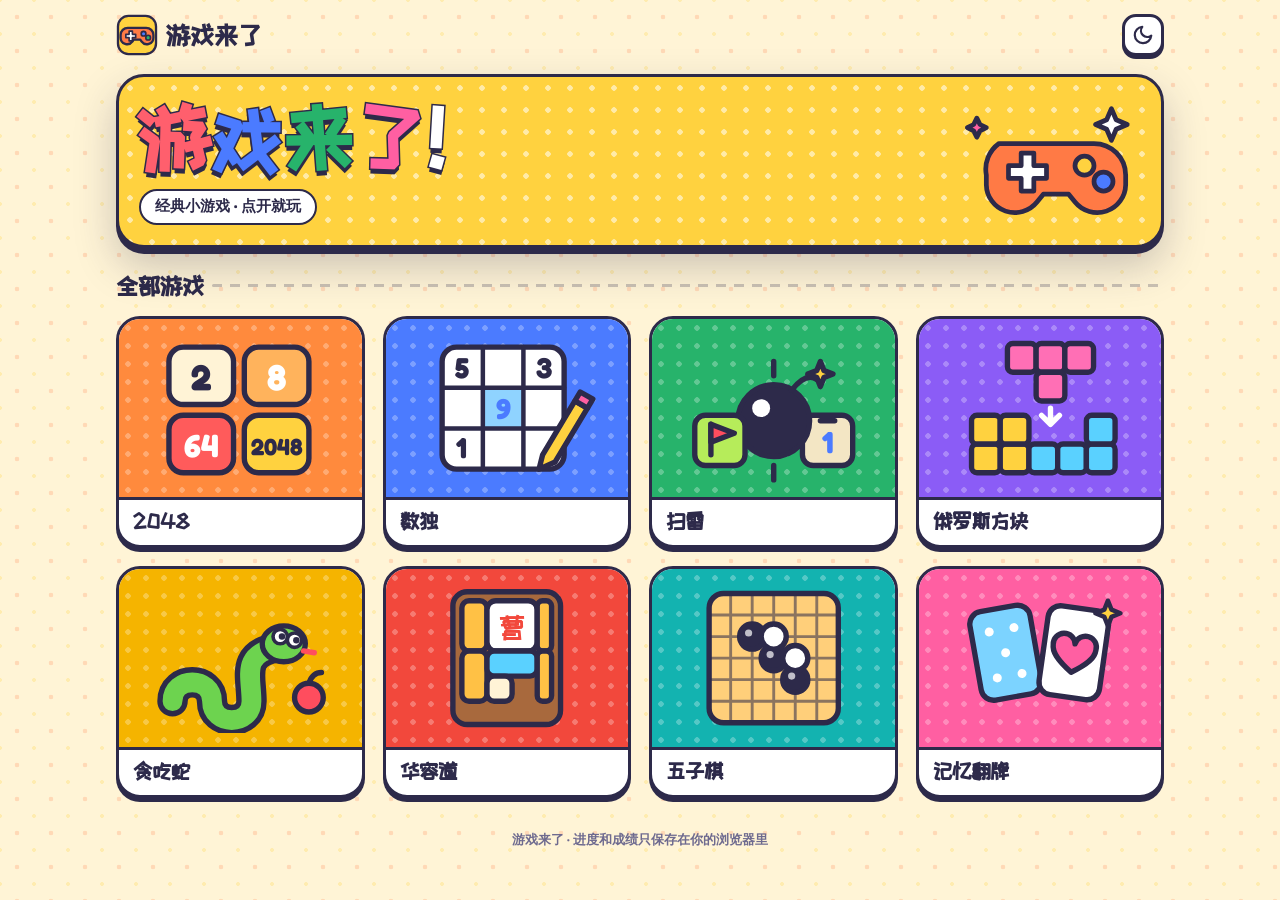
<file: index.html>
<!DOCTYPE html>
<html lang="zh-CN">
<head>
  <meta charset="UTF-8">
  <meta name="viewport" content="width=device-width, initial-scale=1.0, viewport-fit=cover">
  <title>游戏来了 · 经典益智小游戏合集</title>
  <meta name="description" content="游戏来了：免费在线玩经典益智休闲小游戏，2048、数独、扫雷、俄罗斯方块、贪吃蛇、华容道、五子棋、记忆翻牌，无需下载，手机电脑都能玩。">
  <meta name="theme-color" content="#ffd23f">
  <link rel="icon" href="assets/logo.svg" type="image/svg+xml">
  <link rel="preconnect" href="https://fonts.googleapis.com">
  <link rel="preconnect" href="https://fonts.gstatic.com" crossorigin>
  <link href="https://fonts.googleapis.com/css2?family=Fredoka:wght@500;600;700&family=ZCOOL+KuaiLe&display=swap" rel="stylesheet">
  <link rel="stylesheet" href="assets/site.css">
  <script src="assets/site.js"></script>
  <style>
    body { --theme: #ff7a45; --theme-2: #ffd23f; --theme-soft: #fff4d6; }
    .hero h1, .resume-text b, .section-title, .card-name { font-weight: 700 !important; }

    .topbar {
      display: flex;
      align-items: center;
      justify-content: space-between;
      padding: 14px 0 4px;
    }

    /* 大标题 */
    .hero {
      position: relative;
      margin: 14px 0 20px;
      padding: 22px 20px 20px;
      border: var(--outline);
      border-radius: 28px;
      background: #ffd23f;
      color: #2d2a4a;
      box-shadow: var(--shadow-lg);
      overflow: hidden;
    }
    .hero::before {
      content: "";
      position: absolute;
      inset: 0;
      background-image: radial-gradient(rgba(255, 255, 255, 0.55) 2.5px, transparent 3px);
      background-size: 22px 22px;
      pointer-events: none;
    }
    .hero h1 {
      position: relative;
      margin: 0;
      font-family: var(--font-display);
      font-weight: 400;
      font-size: clamp(44px, 13vw, 76px);
      line-height: 1;
      letter-spacing: 0.02em;
      color: #fff;
      -webkit-text-stroke: 3px #2d2a4a;
      paint-order: stroke fill;
      text-shadow: 0 5px 0 #2d2a4a;
    }
    .hero h1 span { display: inline-block; }
    .hero h1 .c1 { color: #ff5f6d; transform: rotate(-6deg); }
    .hero h1 .c2 { color: #4b7bff; transform: rotate(4deg) translateY(4px); }
    .hero h1 .c3 { color: #27b36b; transform: rotate(-3deg); }
    .hero h1 .c4 { color: #ff5fa2; transform: rotate(7deg) translateY(2px); }
    .hero h1 .c5 { color: #fff; transform: rotate(-4deg); }
    .hero p {
      position: relative;
      margin: 14px 0 0;
      display: inline-block;
      padding: 4px 14px 5px;
      border: 2.5px solid #2d2a4a;
      border-radius: 999px;
      background: #fff;
      font-weight: 700;
      font-size: 15px;
    }
    .hero-art {
      position: absolute;
      right: 10px;
      bottom: 6px;
      width: clamp(96px, 30vw, 190px);
      height: auto;
      pointer-events: none;
    }

    /* 继续上次 */
    .resume {
      display: flex;
      align-items: center;
      gap: 12px;
      margin: 0 0 20px;
      padding: 10px 12px 10px 10px;
      border: var(--outline);
      border-radius: 20px;
      background: var(--paper);
      box-shadow: var(--pop);
      text-decoration: none;
      transition: transform .08s ease, box-shadow .08s ease;
    }
    .resume:active { transform: translateY(3px); box-shadow: 0 1px 0 var(--ink); }
    .resume-icon {
      flex: none;
      width: 48px;
      height: 48px;
      border: 2.5px solid var(--ink);
      border-radius: 14px;
      overflow: hidden;
      display: grid;
      place-items: center;
      background: var(--theme);
    }
    .resume-icon svg { width: 82%; height: 82%; }
    .resume-text { flex: 1; min-width: 0; line-height: 1.25; }
    .resume-text small { display: block; color: var(--text-dim); font-size: 12px; font-weight: 700; }
    .resume-text b { font-family: var(--font-display); font-weight: 400; font-size: 21px; }
    .resume-go {
      flex: none;
      display: inline-flex;
      align-items: center;
      height: 38px;
      padding: 0 16px;
      border: 2.5px solid var(--ink);
      border-radius: 999px;
      background: var(--theme);
      color: var(--theme-ink);
      font-weight: 700;
      font-size: 15px;
      box-shadow: 0 3px 0 var(--ink);
    }

    .section-title {
      display: flex;
      align-items: center;
      gap: 8px;
      margin: 0 0 12px;
      font-family: var(--font-display);
      font-weight: 400;
      font-size: 24px;
    }
    .section-title::after {
      content: "";
      flex: 1;
      height: 3px;
      border-radius: 3px;
      background: repeating-linear-gradient(90deg, var(--ink) 0 10px, transparent 10px 18px);
      opacity: .25;
    }

    /* 游戏卡片 */
    .grid {
      display: grid;
      grid-template-columns: repeat(4, minmax(0, 1fr));
      gap: 18px;
    }
    .card {
      display: flex;
      flex-direction: column;
      border: var(--outline);
      border-radius: 24px;
      background: var(--paper);
      box-shadow: var(--pop);
      overflow: hidden;
      text-decoration: none;
      color: var(--text);
      transition: transform .15s cubic-bezier(.2, 1.4, .4, 1), box-shadow .08s ease;
    }
    .card:nth-child(odd):hover { transform: translateY(-4px) rotate(-1.5deg); }
    .card:nth-child(even):hover { transform: translateY(-4px) rotate(1.5deg); }
    .card:active { transform: translateY(3px) !important; box-shadow: 0 1px 0 var(--ink); }
    .card:focus-visible { outline: 3px solid var(--theme); outline-offset: 3px; }

    .thumb {
      position: relative;
      aspect-ratio: 4 / 3;
      display: grid;
      place-items: center;
      background-color: var(--theme);
      background-image: radial-gradient(rgba(255, 255, 255, 0.28) 2.5px, transparent 3px);
      background-size: 18px 18px;
      border-bottom: var(--outline);
    }
    .thumb svg {
      width: 74%;
      height: 84%;
      transition: transform .25s cubic-bezier(.2, 1.4, .4, 1);
    }
    .card:hover .thumb svg { transform: scale(1.06) rotate(-2deg); }

    .card-body {
      display: flex;
      align-items: center;
      justify-content: space-between;
      gap: 6px;
      padding: 9px 12px 10px 14px;
    }
    .card-name {
      font-family: var(--font-display);
      font-weight: 400;
      font-size: 21px;
      line-height: 1.2;
      white-space: nowrap;
    }
    .card-stat {
      min-width: 0;
      padding: 1px 8px 2px;
      border-radius: 999px;
      background: var(--theme-soft);
      color: #2d2a4a;
      border: 2px solid var(--ink);
      font-size: 12px;
      font-weight: 700;
      white-space: nowrap;
      overflow: hidden;
      text-overflow: ellipsis;
    }
    .card-stat:empty { display: none; }

    .footer {
      padding: 32px 0 calc(24px + env(safe-area-inset-bottom));
      text-align: center;
      color: var(--text-dim);
      font-size: 13px;
      font-weight: 600;
    }

    @media (max-width: 760px) {
      .grid { grid-template-columns: repeat(2, minmax(0, 1fr)); gap: 14px; }
      .hero { margin: 10px 0 18px; padding: 18px 16px 16px; border-radius: 24px; }
      .hero p { font-size: 14px; }
      .card { border-radius: 20px; }
      .card-body { flex-direction: column; align-items: flex-start; gap: 3px; padding: 8px 10px 10px 12px; }
      .card-name { font-size: 19px; }
      .card-stat { max-width: 100%; }
    }
  </style>
</head>
<body>
  <div class="wrap">
    <header class="topbar">
      <a class="brand" href="./">
        <img class="brand-logo" src="assets/logo.svg" alt="">
        游戏来了
      </a>
      <button class="icon-btn theme-toggle" type="button" aria-label="切换白天/夜间模式" title="切换白天/夜间模式">
        <svg class="moon" viewBox="0 0 24 24" fill="none" stroke="currentColor" stroke-width="2.4" stroke-linecap="round" stroke-linejoin="round"><path d="M21 12.8A9 9 0 1 1 11.2 3a7 7 0 0 0 9.8 9.8z"/></svg>
        <svg class="sun" viewBox="0 0 24 24" fill="none" stroke="currentColor" stroke-width="2.4" stroke-linecap="round"><circle cx="12" cy="12" r="4"/><path d="M12 2v2M12 20v2M4.9 4.9l1.4 1.4M17.7 17.7l1.4 1.4M2 12h2M20 12h2M4.9 19.1l1.4-1.4M17.7 6.3l1.4-1.4"/></svg>
      </button>
    </header>

    <section class="hero">
      <h1><span class="c1">游</span><span class="c2">戏</span><span class="c3">来</span><span class="c4">了</span><span class="c5">!</span></h1>
      <p>经典小游戏 · 点开就玩</p>
      <svg class="hero-art" viewBox="0 0 120 90" aria-hidden="true">
        <g stroke="#2d2a4a" stroke-width="3" stroke-linejoin="round" stroke-linecap="round">
          <path d="M24 30h60a20 20 0 0 1 20 20v6a18 18 0 0 1-32 11l-4-5H52l-4 5a18 18 0 0 1-32-11v-6a20 20 0 0 1 8-20z" fill="#ff7a45"/>
          <path d="M30 44h8v-8h8v8h8v8h-8v8h-8v-8h-8z" fill="#fff"/>
          <circle cx="78" cy="44" r="6" fill="#ffd23f"/>
          <circle cx="90" cy="54" r="6" fill="#4b7bff"/>
          <path d="M95 8l3 7 7 3-7 3-3 7-3-7-7-3 7-3z" fill="#fff"/>
          <path d="M10 14l2 4 4 2-4 2-2 4-2-4-4-2 4-2z" fill="#ff5fa2"/>
        </g>
      </svg>
    </section>

    <a class="resume" id="resume" href="#" hidden>
      <span class="resume-icon" id="resume-icon"></span>
      <span class="resume-text"><small>继续上次</small><b id="resume-name"></b></span>
      <span class="resume-go">继续 ▶</span>
    </a>

    <h2 class="section-title">全部游戏</h2>

    <main class="grid" id="games">
      <a class="card" href="games/2048/" data-game="2048">
        <div class="thumb">
          <svg viewBox="0 0 100 80" aria-hidden="true">
            <g stroke="#2d2a4a" stroke-width="3" stroke-linejoin="round" font-family="Fredoka, Arial, sans-serif" font-weight="700" text-anchor="middle">
              <rect x="10" y="6" width="36" height="32" rx="8" fill="#fff3d6"/>
              <rect x="52" y="6" width="36" height="32" rx="8" fill="#ffb35c"/>
              <rect x="10" y="44" width="36" height="32" rx="8" fill="#ff5b5b"/>
              <rect x="52" y="44" width="36" height="32" rx="8" fill="#ffd23f"/>
              <text x="28" y="30" font-size="20" fill="#2d2a4a" stroke="none">2</text>
              <text x="70" y="30" font-size="20" fill="#fff" stroke="none">8</text>
              <text x="28" y="67" font-size="18" fill="#fff" stroke="none">64</text>
              <text x="70" y="66" font-size="13" fill="#2d2a4a" stroke="none">2048</text>
            </g>
          </svg>
        </div>
        <div class="card-body"><span class="card-name">2048</span><span class="card-stat"></span></div>
      </a>

      <a class="card" href="games/sudoku/" data-game="sudoku">
        <div class="thumb">
          <svg viewBox="0 0 100 80" aria-hidden="true">
            <g stroke="#2d2a4a" stroke-width="3" stroke-linejoin="round" stroke-linecap="round">
              <rect x="14" y="6" width="68" height="68" rx="8" fill="#fff"/>
              <rect x="37" y="29" width="22" height="22" fill="#8fd3ff" stroke="none"/>
              <path d="M36.7 6v68M59.3 6v68M14 28.7h68M14 51.3h68" stroke-width="2.5"/>
            </g>
            <g font-family="Fredoka, Arial, sans-serif" font-weight="700" font-size="16" text-anchor="middle" fill="#2d2a4a">
              <text x="25" y="23">5</text><text x="71" y="23">3</text><text x="48" y="46" fill="#4b7bff">9</text><text x="25" y="68">1</text>
            </g>
            <g stroke="#2d2a4a" stroke-width="3" stroke-linejoin="round">
              <path d="M70 66l18-30 7 4-18 30-9 4z" fill="#ffd23f"/>
              <path d="M88 36l3-5 7 4-3 5z" fill="#ff5fa2"/>
            </g>
          </svg>
        </div>
        <div class="card-body"><span class="card-name">数独</span><span class="card-stat"></span></div>
      </a>

      <a class="card" href="games/minesweeper/" data-game="minesweeper">
        <div class="thumb">
          <svg viewBox="0 0 100 80" aria-hidden="true">
            <g stroke="#2d2a4a" stroke-width="3" stroke-linejoin="round" stroke-linecap="round">
              <rect x="66" y="44" width="28" height="28" rx="6" fill="#f3e6c4"/>
              <path d="M50 22v-8M50 72v8M24 47h-8M84 47h-8" />
              <circle cx="50" cy="47" r="20" fill="#2d2a4a"/>
              <path d="M60 30q8-10 14-6" fill="none"/>
              <path d="M76 14l2 5 5 2-5 2-2 5-2-5-5-2 5-2z" fill="#ffd23f"/>
              <rect x="6" y="44" width="28" height="28" rx="6" fill="#b6ec5a"/>
              <path d="M15 66V49" />
              <path d="M15 49l13 5-13 5z" fill="#ff4d5e"/>
            </g>
            <circle cx="43" cy="40" r="5" fill="#fff"/>
            <text x="80" y="65" font-family="Fredoka, Arial, sans-serif" font-weight="700" font-size="17" text-anchor="middle" fill="#4b7bff">1</text>
          </svg>
        </div>
        <div class="card-body"><span class="card-name">扫雷</span><span class="card-stat"></span></div>
      </a>

      <a class="card" href="games/tetris/" data-game="tetris">
        <div class="thumb">
          <svg viewBox="0 0 100 80" aria-hidden="true">
            <g stroke="#2d2a4a" stroke-width="3" stroke-linejoin="round">
              <g fill="#ff6fb5"><rect x="32" y="4" width="16" height="16" rx="3"/><rect x="48" y="4" width="16" height="16" rx="3"/><rect x="64" y="4" width="16" height="16" rx="3"/><rect x="48" y="20" width="16" height="16" rx="3"/></g>
              <g fill="#ffd23f"><rect x="12" y="60" width="16" height="16" rx="3"/><rect x="28" y="60" width="16" height="16" rx="3"/><rect x="12" y="44" width="16" height="16" rx="3"/><rect x="28" y="44" width="16" height="16" rx="3"/></g>
              <g fill="#5ad1ff"><rect x="44" y="60" width="16" height="16" rx="3"/><rect x="60" y="60" width="16" height="16" rx="3"/><rect x="76" y="60" width="16" height="16" rx="3"/><rect x="76" y="44" width="16" height="16" rx="3"/></g>
            </g>
            <path d="M56 40v8M51 44l5 5 5-5" fill="none" stroke="#fff" stroke-width="3" stroke-linecap="round" stroke-linejoin="round"/>
          </svg>
        </div>
        <div class="card-body"><span class="card-name">俄罗斯方块</span><span class="card-stat"></span></div>
      </a>

      <a class="card" href="games/snake/" data-game="snake">
        <div class="thumb">
          <svg viewBox="0 0 100 80" aria-hidden="true">
            <g stroke="#2d2a4a" stroke-width="3" stroke-linejoin="round" stroke-linecap="round">
              <path d="M12 64c0-14 22-14 22 0s22 14 22 0-6-26 14-30" fill="none" stroke-width="17"/>
              <path d="M12 64c0-14 22-14 22 0s22 14 22 0-6-26 14-30" fill="none" stroke="#6dd34f" stroke-width="11"/>
              <ellipse cx="74" cy="32" rx="12" ry="10" fill="#6dd34f"/>
              <circle cx="72" cy="28" r="4" fill="#fff" stroke-width="2"/>
              <circle cx="80" cy="30" r="4" fill="#fff" stroke-width="2"/>
              <path d="M85 36l6 1" stroke="#ff4d5e"/>
              <circle cx="88" cy="62" r="8" fill="#ff4d5e"/>
              <path d="M88 54q2-6 7-6" fill="none"/>
            </g>
            <circle cx="73" cy="28" r="1.8" fill="#2d2a4a"/><circle cx="81" cy="30" r="1.8" fill="#2d2a4a"/>
          </svg>
        </div>
        <div class="card-body"><span class="card-name">贪吃蛇</span><span class="card-stat"></span></div>
      </a>

      <a class="card" href="games/klotski/" data-game="klotski">
        <div class="thumb">
          <svg viewBox="0 0 100 80" aria-hidden="true">
            <g stroke="#2d2a4a" stroke-width="3" stroke-linejoin="round">
              <rect x="20" y="3" width="60" height="74" rx="8" fill="#a8693d"/>
              <rect x="25" y="8" width="14" height="28" rx="4" fill="#ffc145"/>
              <rect x="39" y="8" width="28" height="28" rx="5" fill="#fff"/>
              <rect x="67" y="8" width="8" height="28" rx="3" fill="#ffc145"/>
              <rect x="25" y="36" width="14" height="28" rx="4" fill="#ffc145"/>
              <rect x="39" y="36" width="28" height="14" rx="4" fill="#5ad1ff"/>
              <rect x="67" y="36" width="8" height="28" rx="3" fill="#ffc145"/>
              <rect x="39" y="50" width="14" height="14" rx="4" fill="#fff3d6"/>
            </g>
            <text x="53" y="29" font-family="ZCOOL KuaiLe, sans-serif" font-size="17" text-anchor="middle" fill="#f2483c">曹</text>
          </svg>
        </div>
        <div class="card-body"><span class="card-name">华容道</span><span class="card-stat"></span></div>
      </a>

      <a class="card" href="games/gomoku/" data-game="gomoku">
        <div class="thumb">
          <svg viewBox="0 0 100 80" aria-hidden="true">
            <g stroke="#2d2a4a" stroke-width="3" stroke-linejoin="round">
              <rect x="14" y="4" width="72" height="72" rx="8" fill="#ffcf7a"/>
              <path d="M26 4v72M38 4v72M50 4v72M62 4v72M74 4v72M14 16h72M14 28h72M14 40h72M14 52h72M14 64h72" stroke-width="1.6" opacity=".55"/>
              <circle cx="38" cy="28" r="7" fill="#2d2a4a"/><circle cx="50" cy="40" r="7" fill="#2d2a4a"/><circle cx="62" cy="52" r="7" fill="#2d2a4a"/>
              <circle cx="50" cy="28" r="7" fill="#fff"/><circle cx="62" cy="40" r="7" fill="#fff"/>
            </g>
            <circle cx="36" cy="26" r="2" fill="#fff" opacity=".7"/><circle cx="48" cy="38" r="2" fill="#fff" opacity=".7"/><circle cx="60" cy="50" r="2" fill="#fff" opacity=".7"/>
          </svg>
        </div>
        <div class="card-body"><span class="card-name">五子棋</span><span class="card-stat"></span></div>
      </a>

      <a class="card" href="games/memory/" data-game="memory">
        <div class="thumb">
          <svg viewBox="0 0 100 80" aria-hidden="true">
            <g stroke="#2d2a4a" stroke-width="3" stroke-linejoin="round">
              <rect x="14" y="12" width="34" height="50" rx="7" fill="#7cd3ff" transform="rotate(-10 31 37)"/>
              <rect x="52" y="12" width="34" height="50" rx="7" fill="#fff" transform="rotate(8 69 37)"/>
              <path d="M69 48c-9-6-12-10-12-14a5.5 5.5 0 0 1 12-2 5.5 5.5 0 0 1 12 2c0 4-3 8-12 14z" fill="#ff5fa2" transform="rotate(8 69 37)"/>
            </g>
            <g fill="#fff" transform="rotate(-10 31 37)"><circle cx="24" cy="24" r="2.5"/><circle cx="38" cy="24" r="2.5"/><circle cx="31" cy="37" r="2.5"/><circle cx="24" cy="50" r="2.5"/><circle cx="38" cy="50" r="2.5"/></g>
            <path d="M88 8l2 5 5 2-5 2-2 5-2-5-5-2 5-2z" fill="#ffd23f" stroke="#2d2a4a" stroke-width="2.5" stroke-linejoin="round"/>
          </svg>
        </div>
        <div class="card-body"><span class="card-name">记忆翻牌</span><span class="card-stat"></span></div>
      </a>
    </main>

    <footer class="footer">游戏来了 · 进度和成绩只保存在你的浏览器里</footer>
  </div>

  <script>
    (function () {
      var store = window.Site.store;
      var cards = document.querySelectorAll('#games .card');
      var last = store.get('gzly.last', null);

      for (var i = 0; i < cards.length; i++) {
        var card = cards[i];
        var slug = card.getAttribute('data-game');
        var stat = store.get('gzly.' + slug + '.homeStat', null);
        if (typeof stat === 'string' && stat) card.querySelector('.card-stat').textContent = stat;

        if (slug === last) {
          var resume = document.getElementById('resume');
          resume.href = card.getAttribute('href');
          resume.setAttribute('data-game', slug);
          document.getElementById('resume-name').textContent = card.querySelector('.card-name').textContent;
          document.getElementById('resume-icon').appendChild(card.querySelector('.thumb svg').cloneNode(true));
          resume.hidden = false;
        }
      }
    })();
  </script>
</body>
</html>
</file>
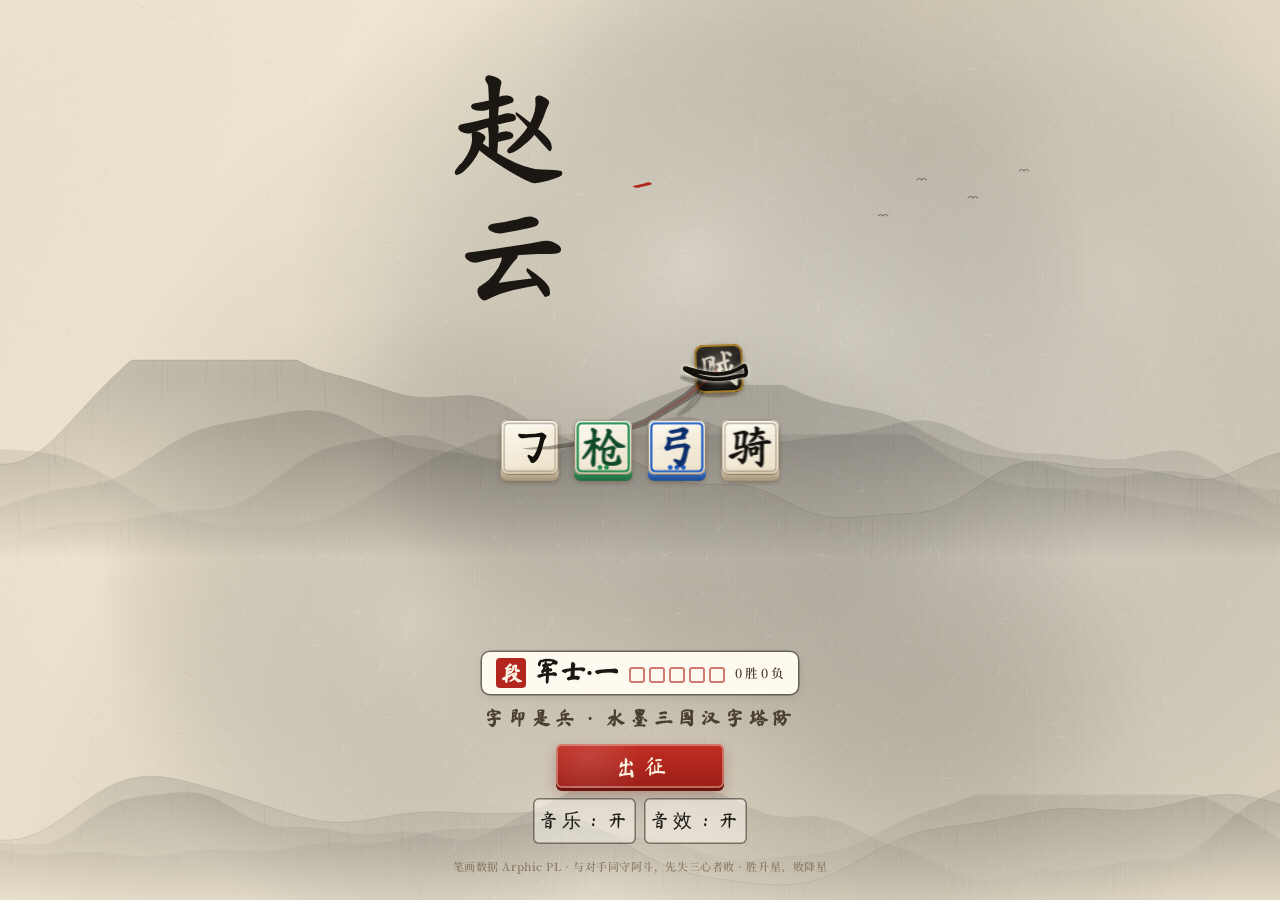
<file: zhaoyun/index.html>
<!doctype html>
<html lang="zh-CN">
<head>
<meta charset="utf-8">
<meta name="viewport" content="width=device-width, initial-scale=1, maximum-scale=1, user-scalable=no, viewport-fit=cover">
<title>赵云与阿斗 · 水墨汉字塔防</title>
<meta name="description" content="字即是兵：水墨汉字塔防。「弓」字拉满放箭，「枪」的木旁化作长枪，「刀」的一撇飞出斩敌。两字并排成将，与对手同守阿斗，经典战场与段位。">
<meta name="theme-color" content="#efe6d3">
<meta name="color-scheme" content="light">
<link rel="icon" href="icon.svg" type="image/svg+xml">
<link rel="preload" href="fonts/brush.woff2" as="font" type="font/woff2" crossorigin>
<link rel="preload" href="fonts/serif.woff2" as="font" type="font/woff2" crossorigin>
<link rel="stylesheet" href="style.css">
</head>
<body>
<div id="app">

  <!-- 对战 -->
  <section id="battle" class="screen">
    <canvas id="cv"></canvas>
    <div id="flash"></div>
    <header id="topbar">
      <div class="foe" title="对手">
        <span class="seal" id="foeSeal">曹</span>
        <span class="foe-t"><span id="foeTitle"></span><b id="foeName"></b></span>
        <span class="hearts" id="foeHearts"></span>
      </div>
      <div class="lvname" id="lvName"></div>
      <span class="vs">对</span>
      <div class="me" title="你的阿斗">
        <span class="hearts" id="meHearts"></span>
        <span class="me-t">阿斗</span>
      </div>
      <button id="speedBtn" class="tb-btn" aria-label="速度">×1</button>
      <button id="btnPause" class="tb-btn" aria-label="暂停"><i class="pz"></i></button>
    </header>
    <div id="ridge">
      <div class="rg-l"><span id="waveLbl"></span><span id="waveOf"></span></div>
      <button id="btnGo" class="hidden">开战</button>
    </div>
    <button id="btnSummon"><span class="sm-t">征兵</span><span class="sm-c"><i id="smHint">补充 5 名</i> · <b id="costV">10</b> 馒头</span></button>
    <div id="bunBox" title="馒头"><i class="bun"></i><b id="bunV">0</b></div>
    <div id="banner" class="banner"><div class="b-main"></div><div class="b-sub"></div></div>
    <div id="tip" class="tip"></div>
    <div id="tut" class="tut"></div>
  </section>

  <!-- 标题 -->
  <section id="title" class="screen">
    <canvas id="titleCv"></canvas>
    <div class="t-inner">
      <div class="t-rank" id="titleRank"></div>
      <div class="t-tag">字即是兵 · 水墨三国汉字塔防</div>
      <div class="t-btns">
        <button class="btn btn-red" id="btnStart">出征</button>
        <div class="row-btns"><button class="btn btn-ghost half" id="btnTitleMusic">音乐：开</button><button class="btn btn-ghost half" id="btnTitleSound">音效：开</button></div>
      </div>
      <div class="t-foot">笔画数据 Arphic PL · 与对手同守阿斗，先失三心者败 · 胜升星、败降星</div>
    </div>
  </section>

  <!-- 选择战场 -->
  <section id="map" class="screen">
    <div class="map-head">
      <button class="back" id="btnMapBack" aria-label="返回">‹</button>
      <h2>选择战场</h2>
      <div class="map-rank" id="mapRank"></div>
    </div>
    <div class="map-list" id="mapList"></div>
    <div class="map-foot">
      <span id="fightInfo"></span>
      <button class="btn btn-red" id="btnFight">开战</button>
    </div>
  </section>

  <!-- 暂停 -->
  <section id="sheetPause" class="sheet-wrap">
    <div class="sheet center">
      <div class="pause-title">暂停</div>
      <div class="pause-info" id="pauseInfo"></div>
      <div class="col-btns">
        <button class="btn btn-red" id="btnResume">继续</button>
        <button class="btn btn-ghost" id="btnRestart">重新开始</button>
        <div class="row-btns"><button class="btn btn-ghost half" id="btnMusic2">音乐：开</button><button class="btn btn-ghost half" id="btnSound2">音效：开</button></div>
        <label class="vol">音乐音量<input type="range" id="volM" min="0" max="100" value="50"></label>
        <label class="vol">音效音量<input type="range" id="volS" min="0" max="100" value="100"></label>
        <button class="btn btn-ghost" id="btnToMap">退出 · 选战场</button>
      </div>
    </div>
  </section>

  <!-- 结算 -->
  <section id="result" class="screen">
    <canvas id="resultCv"></canvas>
    <div class="r-inner">
      <div class="r-title" id="rTitle"></div>
      <div class="r-sub" id="rSub"></div>
      <div class="r-stars" id="rStars"></div>
      <div class="r-stats" id="rStats"></div>
      <div class="r-unlock" id="rUnlock"></div>
      <div class="col-btns">
        <button class="btn btn-red" id="btnNextLv">再选战场</button>
        <button class="btn btn-ghost" id="btnRetry">再战</button>
        <button class="btn btn-ghost" id="btnResMap">回到首页</button>
      </div>
    </div>
  </section>
</div>

<script src="strokes.js"></script>
<script src="core.js"></script>
<script src="ink.js"></script>
<script src="sound.js"></script>
<script src="anim.js"></script>
<script src="game.js"></script>
</body>
</html>
</file>
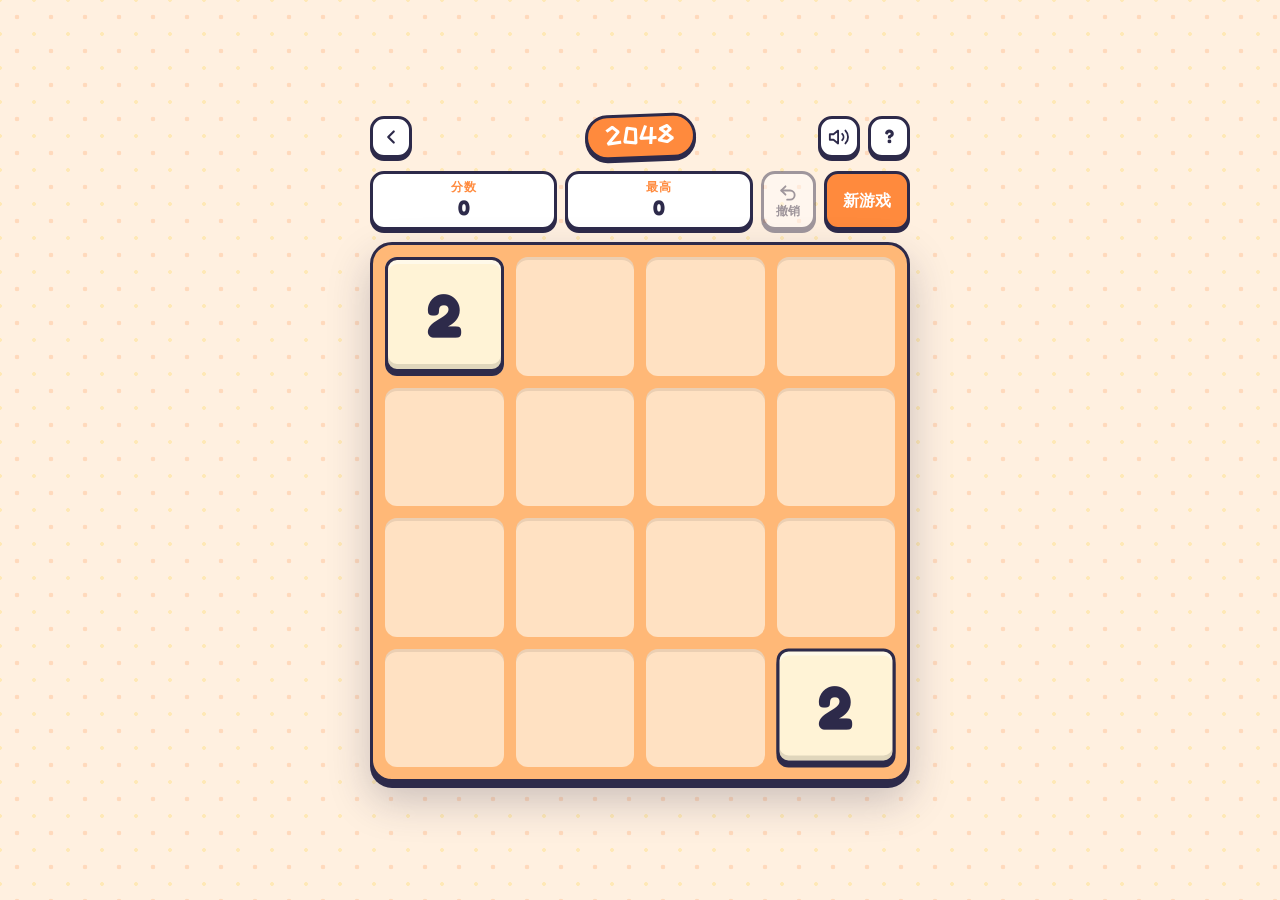
<file: games/2048/index.html>
<!DOCTYPE html>
<html lang="zh-CN">
<head>
  <meta charset="UTF-8">
  <meta name="viewport" content="width=device-width, initial-scale=1.0, viewport-fit=cover">
  <title>2048 · 游戏来了</title>
  <meta name="description" content="在线玩 2048：滑动合并相同数字，凑出 2048 方块。支持键盘和手机滑动，可撤销，自动保存进度。">
  <meta name="theme-color" content="#f7f2ea">
  <link rel="icon" href="data:image/svg+xml,%3Csvg xmlns='http://www.w3.org/2000/svg' viewBox='0 0 32 32'%3E%3Crect x='1' y='1' width='30' height='30' rx='6' fill='%23edc22e'/%3E%3Ctext x='16' y='21' font-family='Arial' font-weight='900' font-size='10' fill='white' text-anchor='middle'%3E2048%3C/text%3E%3C/svg%3E">
  <link rel="preconnect" href="https://fonts.googleapis.com">
  <link rel="preconnect" href="https://fonts.gstatic.com" crossorigin>
  <link href="https://fonts.googleapis.com/css2?family=Fredoka:wght@500;600;700&family=ZCOOL+KuaiLe&display=swap" rel="stylesheet">
  <link rel="stylesheet" href="../../assets/site.css">
  <script src="../../assets/site.js"></script>
  <style>
    :root {
      --board: #ffb877;
      --cell: #ffe1c2;
      --slide: 110ms;
      /* 棋盘尽量大：宽度受屏宽限制，高度给顶栏 + 数据条留位置 */
      --stage-max: min(540px, max(300px, calc(100vh - 190px)));
    }
    @supports (height: 100dvh) {
      :root { --stage-max: min(540px, max(300px, calc(100dvh - 190px))); }
    }

    /* 宽屏且足够高时整列垂直居中 */
    @media (min-width: 600px) and (min-height: 560px) {
      body.game-page { justify-content: center; }
    }

    /* 数据条：按钮与数据块等高 */
    .stats { align-items: stretch; }
    .stats .btns .btn { height: auto; min-height: 48px; }
    /* 撤销：图标在上、小字在下，各种屏宽都一样，给分数留出宽度 */
    #undo { flex-direction: column; gap: 1px; padding: 0 12px; }
    #undo svg { display: block; flex: none; width: 20px; height: 20px; }
    #undo .lbl { font-size: 12px; line-height: 1.2; letter-spacing: 0.06em; }
    /* 位数多时在窄屏上缩小字号，避免省略号 */
    .stat-value { line-height: 26px; }
    @media (max-width: 380px) { .stat-value { line-height: 22px; } }
    @media (max-width: 420px) { .stat-value.l6 { font-size: 16px; } }
    @media (max-width: 340px) { .stat-value.l5 { font-size: 16px; } .stat-value.l6 { font-size: 13px; } }

    /* 打破最高纪录：最高数据块弹一下 + 光圈 */
    .stat.beat { animation: beat 520ms cubic-bezier(.2, 1.4, .4, 1); }
    @keyframes beat {
      0% { transform: scale(1); box-shadow: var(--pop-sm), 0 0 0 0 color-mix(in srgb, var(--theme-2) 80%, transparent); }
      40% { transform: scale(1.1) rotate(-2deg); box-shadow: var(--pop-sm), 0 0 0 6px color-mix(in srgb, var(--theme-2) 70%, transparent); }
      100% { transform: none; box-shadow: var(--pop-sm), 0 0 0 10px transparent; }
    }

    /* 结果卡里的小徽章 */
    .rec {
      display: inline-block;
      margin-left: 6px;
      padding: 1px 8px 2px;
      border: 2px solid var(--ink);
      border-radius: 999px;
      background: var(--theme-2);
      color: #2d2a4a;
      font-size: 13px;
      font-weight: 700;
      vertical-align: 1px;
    }
    .overlay p { font-variant-numeric: tabular-nums; }
    /* 确认层：即时出现，不需要结果层的延迟 */
    #confirm, #confirm .overlay-card { animation-delay: 0ms; animation-duration: 220ms; }
    #confirm h2 { font-size: clamp(26px, 7.5vw, 34px); }
    @media (prefers-color-scheme: dark) {
      :root:not([data-theme="light"]) { --board: #5a3a2a; --cell: #6e4a37; }
    }
    :root[data-theme="dark"] { --board: #5a3a2a; --cell: #6e4a37; }

    .score-add {
      position: absolute;
      left: 0;
      right: 0;
      top: 14px;
      font-size: 20px;
      font-weight: 700;
      color: var(--theme);
      -webkit-text-stroke: 1px var(--ink);
      paint-order: stroke fill;
      pointer-events: none;
      animation: float-up 700ms ease-out forwards;
    }
    @keyframes float-up {
      from { transform: translateY(0) scale(1); opacity: 1; }
      to { transform: translateY(-38px) scale(1.15); opacity: 0; }
    }

    /* 棋盘：粗描边的卡通托盘 */
    .board {
      --gap: clamp(8px, 2.6vw, 12px);
      position: relative;
      width: 100%;
      aspect-ratio: 1;
      padding: var(--gap);
      border: var(--outline);
      border-radius: 22px;
      background: var(--board);
      box-shadow: var(--shadow-lg);
      container-type: inline-size;
      touch-action: none;
      user-select: none;
      -webkit-user-select: none;
      outline: none;
    }
    .board:focus-visible { outline: 3px solid var(--theme); outline-offset: 4px; }
    .cells {
      display: grid;
      grid-template-columns: repeat(4, 1fr);
      grid-template-rows: repeat(4, 1fr);
      gap: var(--gap);
      width: 100%;
      height: 100%;
    }
    .cells span {
      border-radius: 12px;
      background: var(--cell);
      box-shadow: inset 0 3px 0 rgba(0, 0, 0, 0.08);
    }
    .tiles { position: absolute; inset: var(--gap); }

    .tile {
      position: absolute;
      top: 0;
      left: 0;
      width: calc((100% - 3 * var(--gap)) / 4);
      height: calc((100% - 3 * var(--gap)) / 4);
      transform: translate(calc(var(--c) * (100% + var(--gap))), calc(var(--r) * (100% + var(--gap))));
      transition: transform var(--slide) ease-in-out;
      z-index: 1;
    }
    .tile.merged { z-index: 2; }
    .tile-inner {
      --tc: #fff3d6;
      width: 100%;
      height: calc(100% - 4px);
      display: grid;
      place-items: center;
      border: var(--outline);
      border-radius: 12px;
      font-weight: 700;
      font-size: 44px;
      font-size: 12cqw;
      line-height: 1;
      font-variant-numeric: tabular-nums;
      background: var(--tc);
      color: #2d2a4a;
      box-shadow: 0 4px 0 var(--ink), inset 0 -5px 0 rgba(0, 0, 0, 0.12), inset 0 4px 0 rgba(255, 255, 255, 0.45);
    }
    .tile.new .tile-inner { animation: appear 220ms cubic-bezier(.2, 1.5, .4, 1) 60ms backwards; }
    .tile.pop .tile-inner { animation: pop 200ms ease; }
    @keyframes appear {
      from { transform: scale(0) rotate(-12deg); opacity: 0; }
      to { transform: scale(1); opacity: 1; }
    }
    @keyframes pop {
      0% { transform: scale(1); }
      50% { transform: scale(1.2) rotate(3deg); }
      100% { transform: scale(1); }
    }

    .d3 .tile-inner { font-size: 36px; font-size: 9.6cqw; }
    .d4 .tile-inner { font-size: 28px; font-size: 7.4cqw; }
    .d5 .tile-inner { font-size: 22px; font-size: 5.8cqw; }
    .d6 .tile-inner { font-size: 18px; font-size: 4.8cqw; }

    /* 每个数字一种糖果色 */
    .v2 .tile-inner { --tc: #fff3d6; }
    .v4 .tile-inner { --tc: #ffe08a; }
    .v8 .tile-inner { --tc: #ffb35c; color: #fff; }
    .v16 .tile-inner { --tc: #ff8a3d; color: #fff; }
    .v32 .tile-inner { --tc: #ff6b6b; color: #fff; }
    .v64 .tile-inner { --tc: #ff4757; color: #fff; }
    .v128 .tile-inner { --tc: #ffd23f; }
    .v256 .tile-inner { --tc: #a3e048; }
    .v512 .tile-inner { --tc: #3fd0a8; color: #fff; }
    .v1024 .tile-inner { --tc: #4dabff; color: #fff; }
    .v2048 .tile-inner { --tc: #a66bff; color: #fff; }
    .vsuper .tile-inner { --tc: #2d2a4a; color: #ffd23f; }
    .v8 .tile-inner, .v16 .tile-inner, .v32 .tile-inner, .v64 .tile-inner,
    .v512 .tile-inner, .v1024 .tile-inner, .v2048 .tile-inner {
      -webkit-text-stroke: 2px #2d2a4a;
      paint-order: stroke fill;
    }

    @media (prefers-reduced-motion: reduce) {
      :root { --slide: 0ms; }
    }
  </style>
</head>
<body class="game-page" data-game="2048">
  <header class="gbar">
    <a class="icon-btn" href="../../" aria-label="返回游戏大厅" title="返回游戏大厅">
      <svg viewBox="0 0 24 24" fill="none" stroke="currentColor" stroke-width="2.4" stroke-linecap="round" stroke-linejoin="round"><path d="M15 18l-6-6 6-6"/></svg>
    </a>
    <h1 class="gbar-title">2048</h1>
    <div class="gbar-actions">
      <button class="icon-btn sound-toggle" type="button" aria-label="关闭声音">
        <svg class="on" viewBox="0 0 24 24" fill="none" stroke="currentColor" stroke-width="2" stroke-linecap="round" stroke-linejoin="round"><path d="M11 5L6 9H2v6h4l5 4V5z"/><path d="M15.5 8.5a5 5 0 0 1 0 7M19 5a10 10 0 0 1 0 14"/></svg>
        <svg class="off" viewBox="0 0 24 24" fill="none" stroke="currentColor" stroke-width="2" stroke-linecap="round" stroke-linejoin="round"><path d="M11 5L6 9H2v6h4l5 4V5z"/><path d="M22 9l-6 6M16 9l6 6"/></svg>
      </button>
      <button class="icon-btn" type="button" data-open="help" aria-label="玩法说明" title="玩法说明">?</button>
    </div>
  </header>

  <main class="gmain">
    <div class="stats">
      <div class="stat" id="score-box"><span class="stat-label">分数</span><span class="stat-value" id="score">0</span></div>
      <div class="stat" id="best-box"><span class="stat-label">最高</span><span class="stat-value" id="best">0</span></div>
      <div class="btns">
        <button class="btn" type="button" id="undo" title="撤销 (Ctrl+Z)" aria-label="撤销">
          <svg viewBox="0 0 24 24" fill="none" stroke="currentColor" stroke-width="2.2" stroke-linecap="round" stroke-linejoin="round" aria-hidden="true"><path d="M9 14L4 9l5-5"/><path d="M4 9h10.5a5.5 5.5 0 0 1 0 11H11"/></svg>
          <span class="lbl">撤销</span>
        </button>
        <button class="btn primary" type="button" id="new-game">新游戏</button>
      </div>
    </div>

    <div class="stage">
      <div class="board" id="board" tabindex="0" aria-label="2048 棋盘，使用方向键或滑动操作">
        <div class="cells" aria-hidden="true">
          <span></span><span></span><span></span><span></span>
          <span></span><span></span><span></span><span></span>
          <span></span><span></span><span></span><span></span>
          <span></span><span></span><span></span><span></span>
        </div>
        <div class="tiles" id="tiles" aria-hidden="true"></div>

        <div class="overlay" id="over" hidden>
          <h2>游戏结束</h2>
          <p id="over-text">得分 0</p>
          <div class="row">
            <button class="btn" type="button" data-action="undo">撤销</button>
            <button class="btn primary" type="button" data-action="new">再来一局</button>
          </div>
        </div>

        <div class="overlay" id="win" hidden>
          <h2>你赢了！</h2>
          <p id="win-text">得分 0</p>
          <div class="row">
            <button class="btn" type="button" data-action="new">再来一局</button>
            <button class="btn primary" type="button" data-action="continue">继续挑战</button>
          </div>
        </div>

        <div class="overlay" id="confirm" hidden>
          <h2>重新开始？</h2>
          <p>当前进度会丢失</p>
          <div class="row">
            <button class="btn" type="button" data-action="cancel">取消</button>
            <button class="btn primary" type="button" data-action="restart">重新开始</button>
          </div>
        </div>
      </div>
    </div>
  </main>

  <dialog class="sheet" id="help">
    <div class="sheet-head">
      <h2>怎么玩</h2>
      <button class="icon-btn" type="button" data-close aria-label="关闭">✕</button>
    </div>
    <div class="sheet-body">
      <ul class="tips">
        <li><b>👆</b><span>滑动屏幕或按 <kbd>↑</kbd><kbd>↓</kbd><kbd>←</kbd><kbd>→</kbd> / <kbd>WASD</kbd>，所有方块一起移动。</span></li>
        <li><b>➕</b><span>相同数字相撞会<strong>合并翻倍</strong>，每步随机出现一个 2 或 4。</span></li>
        <li><b>🏆</b><span>拼出 <strong>2048</strong> 就赢了，还能继续冲更高分。</span></li>
        <li><b>↶</b><span>走错了可以撤销，<kbd>Ctrl</kbd>+<kbd>Z</kbd> 也行。</span></li>
      </ul>
      <p style="margin:18px 0 0"><button class="btn block theme-toggle" type="button">
        <svg class="moon" viewBox="0 0 24 24" fill="none" stroke="currentColor" stroke-width="2" stroke-linecap="round" stroke-linejoin="round"><path d="M21 12.8A9 9 0 1 1 11.2 3a7 7 0 0 0 9.8 9.8z"/></svg>
        <svg class="sun" viewBox="0 0 24 24" fill="none" stroke="currentColor" stroke-width="2" stroke-linecap="round"><circle cx="12" cy="12" r="4"/><path d="M12 2v2M12 20v2M4.9 4.9l1.4 1.4M17.7 17.7l1.4 1.4M2 12h2M20 12h2M4.9 19.1l1.4-1.4M17.7 6.3l1.4-1.4"/></svg>
        切换深色 / 浅色
      </button></p>
    </div>
  </dialog>

  <script>
  (function () {
    'use strict';

    var SIZE = 4;
    var WIN_VALUE = 2048;
    var MAX_HISTORY = 30;
    var SLIDE_MS = window.matchMedia('(prefers-reduced-motion: reduce)').matches ? 0 : 110;
    var KEY_STATE = 'gzly.2048.state';
    var KEY_BEST = 'gzly.2048.best';
    var store = window.Site.store;
    var sound = window.Site.sound;

    var boardEl = document.getElementById('board');
    var tilesEl = document.getElementById('tiles');
    var scoreEl = document.getElementById('score');
    var scoreBoxEl = document.getElementById('score-box');
    var bestEl = document.getElementById('best');
    var undoBtn = document.getElementById('undo');
    var overEl = document.getElementById('over');
    var winEl = document.getElementById('win');
    var confirmEl = document.getElementById('confirm');
    var bestBoxEl = document.getElementById('best-box');

    // 游戏状态
    var grid;           // grid[r][c] = tile | null
    var score = 0;
    var best = store.get(KEY_BEST, 0) || 0;
    var won = false;          // 是否已经拼出过 2048
    var keepPlaying = false;  // 胜利后选择继续
    var over = false;
    var history = [];
    var nextId = 1;
    var pending = null;       // 滑动动画结束后要执行的收尾
    var prevBest = best;      // 本局开始前的最高分
    var celebrated = false;   // 本局是否已庆祝过破纪录

    window.Site.played('2048');

    function emptyGrid() {
      var g = [];
      for (var r = 0; r < SIZE; r++) {
        g.push([]);
        for (var c = 0; c < SIZE; c++) g[r].push(null);
      }
      return g;
    }

    function eachTile(fn) {
      for (var r = 0; r < SIZE; r++)
        for (var c = 0; c < SIZE; c++)
          if (grid[r][c]) fn(grid[r][c]);
    }

    function emptyCells() {
      var list = [];
      for (var r = 0; r < SIZE; r++)
        for (var c = 0; c < SIZE; c++)
          if (!grid[r][c]) list.push([r, c]);
      return list;
    }

    // ---------- 渲染 ----------
    function valueClass(v) { return v > WIN_VALUE ? 'vsuper' : 'v' + v; }

    function paint(tile) {
      var el = tile.el;
      var digits = String(tile.value).length;
      el.className = 'tile ' + valueClass(tile.value) + (digits >= 3 ? ' d' + Math.min(digits, 6) : '');
      el.firstChild.textContent = tile.value;
    }

    function place(tile) {
      tile.el.style.setProperty('--r', tile.r);
      tile.el.style.setProperty('--c', tile.c);
    }

    function createTile(r, c, value, animate) {
      var el = document.createElement('div');
      var inner = document.createElement('div');
      inner.className = 'tile-inner';
      el.appendChild(inner);
      var tile = { id: nextId++, r: r, c: c, value: value, el: el, merged: false };
      paint(tile);
      place(tile);
      if (animate) el.classList.add('new');
      tilesEl.appendChild(el);
      grid[r][c] = tile;
      return tile;
    }

    function addRandomTile() {
      var cells = emptyCells();
      if (!cells.length) return;
      var pick = cells[Math.floor(Math.random() * cells.length)];
      createTile(pick[0], pick[1], Math.random() < 0.9 ? 2 : 4, true);
    }

    function setNum(el, n) {
      var len = String(n).length;
      el.textContent = n;
      el.classList.toggle('l5', len === 5);
      el.classList.toggle('l6', len >= 6);
    }

    function updateScore(gained) {
      setNum(scoreEl, score);
      if (score > best) {
        best = score;
        store.set(KEY_BEST, best);
      }
      setNum(bestEl, best);
      if (best > 0) window.Site.setHomeStat('2048', '最高 ' + best);
      if (!celebrated && prevBest > 0 && score > prevBest) {
        celebrated = true;
        bestBoxEl.classList.remove('beat');
        void bestBoxEl.offsetWidth;
        bestBoxEl.classList.add('beat');
      }
      if (gained > 0 && SLIDE_MS > 0) {
        var add = document.createElement('span');
        add.className = 'score-add';
        add.textContent = '+' + gained;
        scoreBoxEl.appendChild(add);
        setTimeout(function () { add.remove(); }, 700);
      }
    }

    function updateButtons() {
      undoBtn.disabled = history.length === 0;
    }

    function showOverlays() {
      winEl.hidden = !(won && !keepPlaying && !over);
      overEl.hidden = !over;
      if (over || won) {
        var html = '得分 ' + score + (score > prevBest ? '<span class="rec">新纪录</span>' : '');
        document.getElementById(over ? 'over-text' : 'win-text').innerHTML = html;
      }
    }

    // ---------- 重新开始确认 ----------
    function inProgress() {
      return score > 0 && !over && !(won && !keepPlaying);
    }

    function askNewGame() {
      finishPending();
      if (!inProgress()) { sound('start'); newGame(); return; }
      confirmEl.hidden = false;
      confirmEl.querySelector('[data-action="restart"]').focus({ preventScroll: true });
    }

    function closeConfirm() {
      if (confirmEl.hidden) return;
      confirmEl.hidden = true;
      boardEl.focus({ preventScroll: true });
    }

    // ---------- 存档 ----------
    function cellsSnapshot() {
      var cells = [];
      for (var r = 0; r < SIZE; r++)
        for (var c = 0; c < SIZE; c++)
          cells.push(grid[r][c] ? grid[r][c].value : 0);
      return cells;
    }

    function snapshot() {
      return { cells: cellsSnapshot(), score: score, won: won, keepPlaying: keepPlaying };
    }

    function save() {
      store.set(KEY_STATE, {
        cells: cellsSnapshot(),
        score: score,
        won: won,
        keepPlaying: keepPlaying,
        over: over,
        history: history.slice(-MAX_HISTORY)
      });
    }

    function load(state) {
      tilesEl.textContent = '';
      grid = emptyGrid();
      for (var i = 0; i < SIZE * SIZE; i++) {
        var v = state.cells[i];
        if (v) createTile(Math.floor(i / SIZE), i % SIZE, v, true);
      }
      score = state.score || 0;
      won = !!state.won;
      keepPlaying = !!state.keepPlaying;
      over = !movesAvailable();
    }

    function isValidState(s) {
      return s && Array.isArray(s.cells) && s.cells.length === SIZE * SIZE &&
        s.cells.every(function (v) { return v === 0 || (typeof v === 'number' && v >= 2 && (v & (v - 1)) === 0); });
    }

    // ---------- 规则 ----------
    function movesAvailable() {
      for (var r = 0; r < SIZE; r++) {
        for (var c = 0; c < SIZE; c++) {
          var t = grid[r][c];
          if (!t) return true;
          if (c + 1 < SIZE && grid[r][c + 1] && grid[r][c + 1].value === t.value) return true;
          if (r + 1 < SIZE && grid[r + 1][c] && grid[r + 1][c].value === t.value) return true;
        }
      }
      return false;
    }

    var VECTORS = {
      up: [-1, 0],
      down: [1, 0],
      left: [0, -1],
      right: [0, 1]
    };

    function move(dir) {
      finishPending();
      if (over || (won && !keepPlaying) || !confirmEl.hidden) return;

      var dr = VECTORS[dir][0];
      var dc = VECTORS[dir][1];
      var before = snapshot();
      var next = emptyGrid();
      var removed = [];
      var mergedTiles = [];
      var gained = 0;
      var moved = false;

      for (var line = 0; line < SIZE; line++) {
        // 沿移动方向，从最靠前的格子开始处理
        var cells = [];
        for (var i = 0; i < SIZE; i++) {
          var k = (dr === 1 || dc === 1) ? SIZE - 1 - i : i;
          cells.push(dr !== 0 ? [k, line] : [line, k]);
        }

        var slot = 0;
        var last = null;
        for (var j = 0; j < SIZE; j++) {
          var t = grid[cells[j][0]][cells[j][1]];
          if (!t) continue;
          if (last && !last.merged && last.value === t.value) {
            last.value *= 2;
            last.merged = true;
            gained += last.value;
            t.r = last.r;
            t.c = last.c;
            removed.push(t);
            mergedTiles.push(last);
            moved = true;
          } else {
            var pos = cells[slot++];
            if (t.r !== pos[0] || t.c !== pos[1]) moved = true;
            t.r = pos[0];
            t.c = pos[1];
            next[pos[0]][pos[1]] = t;
            last = t;
          }
        }
      }

      if (!moved) return;

      history.push(before);
      if (history.length > MAX_HISTORY) history.shift();

      grid = next;
      score += gained;

      eachTile(function (t) { t.el.classList.remove('new', 'pop'); place(t); });
      removed.forEach(function (t) { t.el.classList.remove('new', 'pop'); place(t); });

      if (mergedTiles.length) {
        var top = 0;
        mergedTiles.forEach(function (t) { top = Math.max(top, t.value); });
        sound('merge', Math.log(top) / Math.LN2);
      } else {
        sound('move');
      }

      updateScore(gained);
      updateButtons();

      pending = {
        run: function () {
          var wasWon = won;
          removed.forEach(function (t) { t.el.remove(); });
          mergedTiles.forEach(function (t) {
            t.merged = false;
            paint(t);
            t.el.classList.add('merged');
            void t.el.offsetWidth; // 重新触发动画
            t.el.classList.add('pop');
            if (t.value >= WIN_VALUE && !won) won = true;
          });
          addRandomTile();
          over = !movesAvailable();
          if (won && !wasWon) sound('win');
          else if (over) sound('lose');
          showOverlays();
          save();
        }
      };
      pending.timer = setTimeout(finishPending, SLIDE_MS);
    }

    function finishPending() {
      if (!pending) return;
      var p = pending;
      pending = null;
      clearTimeout(p.timer);
      p.run();
    }

    // ---------- 操作 ----------
    function newGame() {
      finishPending();
      tilesEl.textContent = '';
      grid = emptyGrid();
      score = 0;
      won = false;
      keepPlaying = false;
      over = false;
      history = [];
      prevBest = best;
      celebrated = false;
      bestBoxEl.classList.remove('beat');
      confirmEl.hidden = true;
      addRandomTile();
      addRandomTile();
      updateScore(0);
      updateButtons();
      showOverlays();
      save();
    }

    function undo() {
      if (!confirmEl.hidden) return;
      finishPending();
      var prev = history.pop();
      if (!prev) return;
      sound('click');
      load(prev);
      updateScore(0);
      updateButtons();
      showOverlays();
      save();
    }

    function continuePlaying() {
      keepPlaying = true;
      showOverlays();
      save();
      boardEl.focus({ preventScroll: true });
    }

    // 键盘
    var KEYMAP = {
      ArrowUp: 'up', ArrowDown: 'down', ArrowLeft: 'left', ArrowRight: 'right',
      w: 'up', s: 'down', a: 'left', d: 'right',
      W: 'up', S: 'down', A: 'left', D: 'right'
    };

    document.addEventListener('keydown', function (e) {
      if (document.querySelector('dialog[open]')) return;
      if (!confirmEl.hidden) {
        if (e.key === 'Escape') { e.preventDefault(); closeConfirm(); }
        else if (KEYMAP[e.key]) e.preventDefault();
        return;
      }
      if ((e.ctrlKey || e.metaKey) && (e.key === 'z' || e.key === 'Z')) {
        e.preventDefault();
        undo();
        return;
      }
      if (e.ctrlKey || e.metaKey || e.altKey) return;
      var tag = e.target && e.target.tagName;
      if (tag === 'INPUT' || tag === 'TEXTAREA') return;
      var dir = KEYMAP[e.key];
      if (!dir) return;
      e.preventDefault();
      move(dir);
    });

    // 触摸 / 鼠标滑动
    var start = null;
    boardEl.addEventListener('pointerdown', function (e) {
      if (e.target.closest('button, .overlay')) return;
      if (e.pointerType === 'mouse' && e.button !== 0) return;
      start = { x: e.clientX, y: e.clientY, id: e.pointerId };
      try { boardEl.setPointerCapture(e.pointerId); } catch (err) { /* ignore */ }
    });

    function endSwipe(e) {
      if (!start || e.pointerId !== start.id) return;
      var dx = e.clientX - start.x;
      var dy = e.clientY - start.y;
      start = null;
      var ax = Math.abs(dx);
      var ay = Math.abs(dy);
      if (Math.max(ax, ay) < 24) return;
      if (ax > ay) move(dx > 0 ? 'right' : 'left');
      else move(dy > 0 ? 'down' : 'up');
    }
    boardEl.addEventListener('pointerup', endSwipe);
    boardEl.addEventListener('pointercancel', function () { start = null; });

    // iOS 旧版本兜底：阻止棋盘上的页面滚动
    boardEl.addEventListener('touchmove', function (e) { e.preventDefault(); }, { passive: false });

    document.getElementById('new-game').addEventListener('click', askNewGame);
    undoBtn.addEventListener('click', undo);
    boardEl.addEventListener('click', function (e) {
      if (e.target === confirmEl) { closeConfirm(); return; }
      var btn = e.target.closest('[data-action]');
      if (!btn) return;
      var action = btn.getAttribute('data-action');
      if (action === 'new' || action === 'restart') { sound('start'); newGame(); boardEl.focus({ preventScroll: true }); }
      else if (action === 'cancel') closeConfirm();
      else if (action === 'undo') undo();
      else if (action === 'continue') continuePlaying();
    });

    // ---------- 启动 ----------
    var saved = store.get(KEY_STATE, null);
    if (isValidState(saved) && saved.cells.some(Boolean)) {
      history = Array.isArray(saved.history) ? saved.history.filter(isValidState).slice(-MAX_HISTORY) : [];
      load(saved);
      if (score > 0 && score >= best) { prevBest = 0; celebrated = true; }
      updateScore(0);
      updateButtons();
      showOverlays();
    } else {
      newGame();
    }
  })();
  </script>
</body>
</html>
</file>
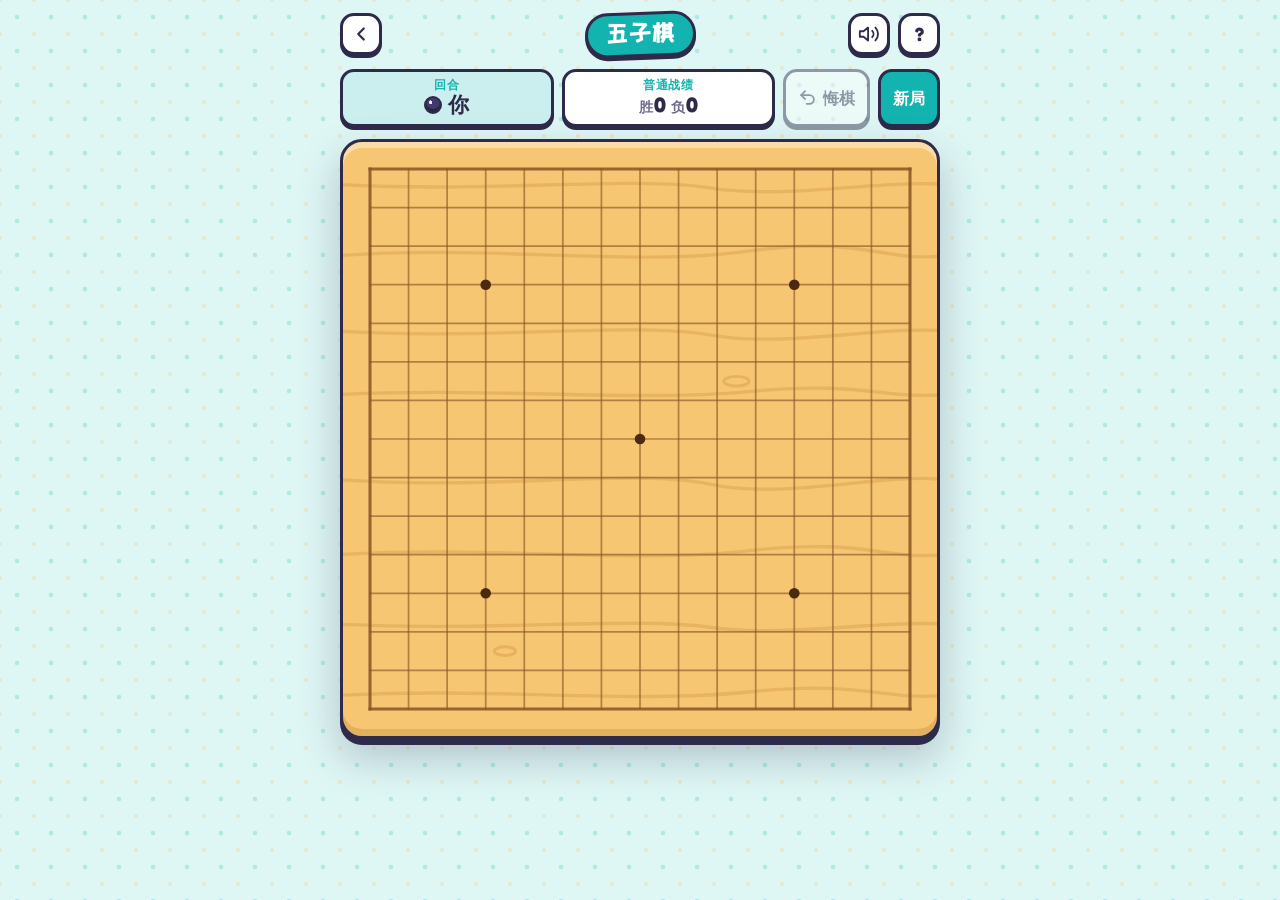
<file: games/gomoku/index.html>
<!DOCTYPE html>
<html lang="zh-CN">
<head>
  <meta charset="UTF-8">
  <meta name="viewport" content="width=device-width, initial-scale=1.0, viewport-fit=cover">
  <title>五子棋 · 游戏来了</title>
  <meta name="description" content="在线玩五子棋：人机对战（简单 / 普通 / 困难）或双人同屏对弈，支持悔棋，自动保存棋局。">
  <meta name="theme-color" content="#def6f4">
  <link rel="icon" href="data:image/svg+xml,%3Csvg xmlns='http://www.w3.org/2000/svg' viewBox='0 0 32 32'%3E%3Crect x='1.5' y='1.5' width='29' height='29' rx='8' fill='%2313b3b0' stroke='%232d2a4a' stroke-width='3'/%3E%3Cpath d='M16 5v22M5 16h22' stroke='%23def6f4' stroke-width='2' stroke-linecap='round'/%3E%3Ccircle cx='11.5' cy='11.5' r='6' fill='%23403b6b' stroke='%232d2a4a' stroke-width='2.4'/%3E%3Cpath d='M8.8 10.6a3 3 0 0 1 2-2' stroke='%23fff' stroke-width='1.6' stroke-linecap='round' fill='none'/%3E%3Ccircle cx='20.5' cy='20.5' r='6' fill='%23fff' stroke='%232d2a4a' stroke-width='2.4'/%3E%3C/svg%3E">
  <link rel="preconnect" href="https://fonts.googleapis.com">
  <link rel="preconnect" href="https://fonts.gstatic.com" crossorigin>
  <link href="https://fonts.googleapis.com/css2?family=Fredoka:wght@500;600;700&family=ZCOOL+KuaiLe&display=swap" rel="stylesheet">
  <link rel="stylesheet" href="../../assets/site.css">
  <script src="../../assets/site.js"></script>
  <style>
    :root {
      /* 棋盘尽量大：顶栏 + 数据条约占 164px，其余都给棋盘；顶栏、数据条与棋盘同宽 */
      --stage-max: clamp(300px, calc(100vh - 164px), 600px);
      /* 卡通蜂蜜色木棋盘 */
      --wood: #f6c672;
      --wood-grain: rgba(178, 104, 30, 0.2);
      --wood-knot: rgba(178, 104, 30, 0.22);
      --grid-ink: #8a5426;
      --star-ink: #4b2a10;
      /* 卡通棋子 */
      --stone-b: #403b6b;
      --stone-b-shade: #27243f;
      --stone-w: #ffffff;
      --stone-w-shade: #cfcae6;
      --stone-drop: rgba(74, 40, 10, 0.32);
    }
    @media (prefers-color-scheme: dark) {
      :root:not([data-theme="light"]) {
        --wood: #d9a253; --wood-grain: rgba(92, 50, 8, 0.24); --wood-knot: rgba(92, 50, 8, 0.26);
        --grid-ink: #5c330e; --star-ink: #2f1806; --stone-drop: rgba(20, 10, 0, 0.42);
        --stone-w-shade: #c4bedd;
      }
    }
    :root[data-theme="dark"] {
      --wood: #d9a253; --wood-grain: rgba(92, 50, 8, 0.24); --wood-knot: rgba(92, 50, 8, 0.26);
      --grid-ink: #5c330e; --star-ink: #2f1806; --stone-drop: rgba(20, 10, 0, 0.42);
      --stone-w-shade: #c4bedd;
    }

    @supports (height: 100dvh) {
      :root { --stage-max: clamp(300px, calc(100dvh - 164px), 600px); }
    }

    .stage { margin-bottom: 6px; }
    .board {
      position: relative;
      width: 100%;
      aspect-ratio: 1;
      border: var(--outline);
      border-radius: 22px;
      background: var(--wood);
      box-shadow: var(--shadow-lg), inset 0 -7px 0 rgba(140, 78, 14, 0.18), inset 0 6px 0 rgba(255, 255, 255, 0.38);
      touch-action: none;
      user-select: none;
      -webkit-user-select: none;
      -webkit-touch-callout: none;
      outline: none;
      cursor: pointer;
    }
    .board:focus-visible { outline: 3px solid var(--theme); outline-offset: 4px; }
    .board.locked { cursor: default; }
    .board svg { display: block; width: 100%; height: 100%; }

    .grain path { fill: none; stroke: var(--wood-grain); stroke-width: 3.5; stroke-linecap: round; }
    .grain ellipse { fill: none; stroke: var(--wood-knot); stroke-width: 3; }
    .grid line { stroke: var(--grid-ink); stroke-opacity: 0.62; stroke-width: 1.8; stroke-linecap: square; }
    .grid .edge { stroke-width: 3.2; stroke-opacity: 0.85; }
    .grid circle { fill: var(--star-ink); }

    /* 棋子：落下时“啪”地压扁再弹回 */
    .st { transform-box: fill-box; transform-origin: 50% 85%; }
    .st.new { animation: stone-drop 320ms cubic-bezier(.3, .9, .4, 1); }
    @keyframes stone-drop {
      0% { transform: translateY(-26px) scale(1.18); opacity: 0; }
      40% { transform: translateY(0) scale(1.16, 0.8); opacity: 1; }
      68% { transform: scale(0.94, 1.08); }
      100% { transform: none; }
    }
    .mark { stroke-width: 2.4; }
    .st.new .mark { animation: mark-in 300ms cubic-bezier(.2, 1.5, .4, 1) 200ms backwards; transform-box: fill-box; transform-origin: center; }
    @keyframes mark-in { from { transform: scale(0); } to { transform: none; } }
    .board.nums { --hl: 0; }
    .num { font: 700 15px var(--font); text-anchor: middle; dominant-baseline: central; pointer-events: none; }
    .num.small { font-size: 12.5px; }
    .num.last { fill: var(--theme) !important; }
    .num.last.on-b { fill: #6ff0ea !important; }

    .ghost { pointer-events: none; }
    .ghost .gs { stroke: var(--ink); stroke-width: 2.6; stroke-dasharray: 6 4.6; fill-opacity: 0.5; }
    .ghost .ring { fill: none; stroke: var(--theme); stroke-width: 3; stroke-dasharray: 7 5; stroke-linecap: round; animation: spin 4s linear infinite; transform-box: fill-box; transform-origin: center; }
    @keyframes spin { to { transform: rotate(360deg); } }
    .cross line { stroke: var(--theme); stroke-opacity: 0.7; stroke-width: 2.6; stroke-dasharray: 8 6; }

    /* 五连：发光的圈 + 粗连线 */
    .win-glow { fill: none; stroke: var(--theme-2); stroke-width: 12; stroke-opacity: 0.35; transform-box: fill-box; transform-origin: center; animation: glow 0.9s ease-in-out infinite alternate; }
    .win-ring-ink { fill: none; stroke: var(--ink); stroke-width: 7; }
    .win-ring { fill: none; stroke: var(--theme-2); stroke-width: 3.6; }
    .win-line { fill: none; stroke-linecap: round; stroke-dasharray: 1; stroke-dashoffset: 1; animation: draw 420ms ease-out 120ms forwards; }
    .win-line.ink { stroke: var(--ink); stroke-width: 11; }
    .win-line.fill { stroke: var(--theme-2); stroke-width: 5.5; }
    @keyframes glow { from { stroke-opacity: 0.15; transform: scale(0.94); } to { stroke-opacity: 0.6; transform: scale(1.08); } }
    @keyframes draw { to { stroke-dashoffset: 0; } }

    /* 数据条里的卡通棋子 */
    .ic {
      display: inline-block;
      width: 0.86em;
      height: 0.86em;
      margin-right: 6px;
      border: 2.5px solid var(--ink);
      border-radius: 50%;
      vertical-align: -0.1em;
      animation: ic-pop 300ms cubic-bezier(.2, 1.5, .4, 1);
    }
    .ic.b { background: radial-gradient(circle at 33% 30%, rgba(255, 255, 255, 0.9) 0 12%, transparent 14%), var(--stone-b); box-shadow: inset 0 -3px 0 var(--stone-b-shade); }
    .ic.w { background: var(--stone-w); box-shadow: inset 0 -3px 0 var(--stone-w-shade); }
    @keyframes ic-pop { from { transform: scale(0.4); } to { transform: none; } }
    .thinking { color: var(--text-dim); }
    .dots { display: inline-flex; gap: 3px; margin-left: 4px; vertical-align: 0.12em; }
    .dots i { width: 5px; height: 5px; border-radius: 50%; background: var(--theme); animation: dot-bounce 0.9s ease-in-out infinite; }
    .dots i:nth-child(2) { animation-delay: 0.15s; }
    .dots i:nth-child(3) { animation-delay: 0.3s; }
    @keyframes dot-bounce { 0%, 60%, 100% { transform: none; } 30% { transform: translateY(-6px); } }

    /* 轮到玩家落子时，回合格子亮起来 */
    .stat { transition: background-color .2s ease; }
    .stat.hot { background: color-mix(in srgb, var(--theme) 22%, var(--paper)); }
    /* 按钮与数据格同高 */
    .stats { align-items: stretch; }
    .stats .btns .btn { height: auto; min-height: 50px; }
    @media (min-width: 401px) { .stats .btns .btn { padding: 0 12px; } }
    .stat-value small { font-size: 0.66em; font-weight: 700; color: var(--text-dim); margin-right: 1px; }

    /* 结果卡片 */
    .over-stones { display: flex; gap: 2px; margin-top: 2px; }
    .over-stones svg {
      display: block;
      width: 62px;
      height: 65px;
      animation: over-bounce 600ms cubic-bezier(.2, 1.5, .4, 1) 250ms backwards;
    }
    .over-stones svg + svg { animation-delay: 380ms; }
    @keyframes over-bounce { 0% { transform: translateY(-30px) scale(0.5); opacity: 0; } 60% { transform: translateY(0) scale(1.12, 0.88); opacity: 1; } 100% { transform: none; } }
    .overlay h2.lose { color: #a69ee6; }
    .overlay h2.draw { color: var(--theme-2); }

    /* 新游戏弹窗：紧凑的横排选项 */
    .choices.cols-3 { grid-template-columns: repeat(3, minmax(0, 1fr)); }
    .choices.tight .choice {
      flex-direction: column;
      justify-content: center;
      gap: 1px;
      padding: 8px 6px;
      text-align: center;
    }
    .choices.tight .choice b { white-space: nowrap; }
    .choices.tight .choice small { font-variant-numeric: tabular-nums; white-space: nowrap; }
    .choice .ic { width: 15px; height: 15px; margin-right: 6px; vertical-align: -1px; animation: none; }
    #ai-opts > .sheet-label:first-child, #opt-nums-row { margin-top: 16px; }

    @media (max-width: 380px) {
      .stat-value { font-size: 17px; }
    }
    @media (max-width: 340px) {
      #rec { font-size: 15px; }
      .choices.tight .choice b { font-size: 15px; }
    }
    @media (prefers-reduced-motion: reduce) {
      .win-glow, .ghost .ring, .dots i { animation: none; }
    }
  </style>
</head>
<body class="game-page" data-game="gomoku">
  <header class="gbar">
    <a class="icon-btn" href="../../" aria-label="返回游戏大厅" title="返回游戏大厅">
      <svg viewBox="0 0 24 24" fill="none" stroke="currentColor" stroke-width="2.4" stroke-linecap="round" stroke-linejoin="round"><path d="M15 18l-6-6 6-6"/></svg>
    </a>
    <h1 class="gbar-title">五子棋</h1>
    <div class="gbar-actions">
      <button class="icon-btn sound-toggle" type="button" aria-label="关闭声音">
        <svg class="on" viewBox="0 0 24 24" fill="none" stroke="currentColor" stroke-width="2" stroke-linecap="round" stroke-linejoin="round"><path d="M11 5L6 9H2v6h4l5 4V5z"/><path d="M15.5 8.5a5 5 0 0 1 0 7M19 5a10 10 0 0 1 0 14"/></svg>
        <svg class="off" viewBox="0 0 24 24" fill="none" stroke="currentColor" stroke-width="2" stroke-linecap="round" stroke-linejoin="round"><path d="M11 5L6 9H2v6h4l5 4V5z"/><path d="M22 9l-6 6M16 9l6 6"/></svg>
      </button>
      <button class="icon-btn" type="button" data-open="help" aria-label="玩法说明" title="玩法说明">?</button>
    </div>
  </header>

  <main class="gmain">
    <div class="stats">
      <div class="stat" id="turn-stat"><span class="stat-label">回合</span><span class="stat-value" id="turn" aria-live="polite"></span></div>
      <div class="stat"><span class="stat-label" id="rec-label">战绩</span><span class="stat-value" id="rec"></span></div>
      <div class="btns">
        <button class="btn" type="button" id="undo" title="悔棋 (Ctrl+Z)">
          <svg viewBox="0 0 24 24" fill="none" stroke="currentColor" stroke-width="2.2" stroke-linecap="round" stroke-linejoin="round"><path d="M9 14L4 9l5-5"/><path d="M4 9h10.5a5.5 5.5 0 0 1 0 11H11"/></svg>
          悔棋
        </button>
        <button class="btn primary" type="button" id="new-game">新局</button>
      </div>
    </div>

    <div class="stage">
      <div class="board" id="board" tabindex="0" aria-label="五子棋棋盘">
        <svg id="svg" viewBox="0 0 616 616" aria-hidden="true">
          <defs>
            <g id="sB">
              <circle cx="1.4" cy="3.4" r="19" style="fill:var(--stone-drop)"/>
              <circle r="18" style="fill:var(--stone-b-shade)"/>
              <circle cx="-1" cy="-3.4" r="14.6" style="fill:var(--stone-b)"/>
              <circle r="17.4" fill="none" stroke-width="3.2" style="stroke:var(--ink)"/>
              <g style="opacity:var(--hl, 1)">
                <path d="M-11.2 -2A11.4 11.4 0 0 1 -2 -11.4" fill="none" stroke="#fff" stroke-opacity=".9" stroke-width="3.8" stroke-linecap="round"/>
                <circle cx="-11.4" cy="3.4" r="2" fill="#fff" fill-opacity=".9"/>
              </g>
            </g>
            <g id="sW">
              <circle cx="1.4" cy="3.4" r="19" style="fill:var(--stone-drop)"/>
              <circle r="18" style="fill:var(--stone-w-shade)"/>
              <circle cx="-1.2" cy="-3.8" r="14" style="fill:var(--stone-w)"/>
              <circle r="17.4" fill="none" stroke-width="3.2" style="stroke:var(--ink)"/>
            </g>
          </defs>
          <g class="grain" id="grain"></g>
          <g class="grid" id="grid"></g>
          <g class="cross" id="cross"></g>
          <g id="stones"></g>
          <g id="win"></g>
          <g id="ghost"></g>
        </svg>
      </div>

      <div class="overlay" id="over" hidden>
        <div class="overlay-card">
          <div class="over-stones" id="over-stones" aria-hidden="true"></div>
          <h2 id="over-title">你赢了！</h2>
          <p id="over-text"></p>
          <div class="row">
            <button class="btn" type="button" id="peek">看棋盘</button>
            <button class="btn primary" type="button" id="again">再来一局</button>
          </div>
        </div>
      </div>
    </div>
  </main>

  <dialog class="sheet" id="newgame">
    <div class="sheet-head">
      <h2>新游戏</h2>
      <button class="icon-btn" type="button" data-close aria-label="关闭">✕</button>
    </div>
    <div class="sheet-body">
      <p class="sheet-label">模式</p>
      <div class="choices cols-2 tight">
        <button class="choice" type="button" data-k="mode" data-v="ai"><b>人机对战</b><small>和 AI 下棋</small></button>
        <button class="choice" type="button" data-k="mode" data-v="pvp"><b>双人对战</b><small>同屏轮流</small></button>
      </div>
      <div id="ai-opts">
        <p class="sheet-label">难度</p>
        <div class="choices cols-3 tight">
          <button class="choice" type="button" data-k="diff" data-v="easy"><b>简单</b><small id="rec-easy"></small></button>
          <button class="choice" type="button" data-k="diff" data-v="normal"><b>普通</b><small id="rec-normal"></small></button>
          <button class="choice" type="button" data-k="diff" data-v="hard"><b>困难</b><small id="rec-hard"></small></button>
        </div>
        <p class="sheet-label">执子</p>
        <div class="choices cols-2 tight">
          <button class="choice" type="button" data-k="side" data-v="1"><b><i class="ic b"></i>执黑先手</b></button>
          <button class="choice" type="button" data-k="side" data-v="2"><b><i class="ic w"></i>执白后手</b></button>
        </div>
      </div>
      <label class="switch-row" id="opt-nums-row"><span>显示手数<small>棋子上标出第几手</small></span><input type="checkbox" class="switch" id="opt-nums"></label>
      <div class="sheet-foot">
        <button class="btn primary block" type="button" id="start">开始</button>
      </div>
    </div>
  </dialog>

  <dialog class="sheet" id="help">
    <div class="sheet-head">
      <h2>怎么玩</h2>
      <button class="icon-btn" type="button" data-close aria-label="关闭">✕</button>
    </div>
    <div class="sheet-body">
      <ul class="tips">
        <li><b>🏆</b><span>黑先白后，横竖斜连成 <strong>五子</strong> 就赢。</span></li>
        <li><b>👆</b><span>手机上点一下预览，<strong>再点一下</strong>落子。</span></li>
        <li><b>↶</b><span>人机模式悔棋，一次退回 <strong>两步</strong>。</span></li>
        <li><b>⚙️</b><span>点 <strong>新局</strong> 选择模式、难度和执子。</span></li>
      </ul>
      <p style="margin:18px 0 0"><button class="btn block theme-toggle" type="button">
        <svg class="moon" viewBox="0 0 24 24" fill="none" stroke="currentColor" stroke-width="2" stroke-linecap="round" stroke-linejoin="round"><path d="M21 12.8A9 9 0 1 1 11.2 3a7 7 0 0 0 9.8 9.8z"/></svg>
        <svg class="sun" viewBox="0 0 24 24" fill="none" stroke="currentColor" stroke-width="2" stroke-linecap="round"><circle cx="12" cy="12" r="4"/><path d="M12 2v2M12 20v2M4.9 4.9l1.4 1.4M17.7 17.7l1.4 1.4M2 12h2M20 12h2M4.9 19.1l1.4-1.4M17.7 6.3l1.4-1.4"/></svg>
        切换深色 / 浅色
      </button></p>
    </div>
  </dialog>

  <script>
  (function () {
    'use strict';

    var store = window.Site.store;
    var sound = window.Site.sound;
    var K_SET = 'gzly.gomoku.settings';
    var K_GAME = 'gzly.gomoku.game';
    var K_REC = 'gzly.gomoku.record';

    var N = 15, NN = 225, CENTER = 112;
    var now = (window.performance && performance.now) ? function () { return performance.now(); } : Date.now;

    // ================= 引擎：棋型表 =================
    // 一条线上以落子点为中心取 9 格（两侧各 4 格），编码为 3 进制：0 空，1 己方，2 对方/出界
    // 棋型：0 无，1 眠二，2 活二，3 眠三，4 活三，5 冲四，6 活四，7 成五
    var POW3 = [1, 3, 9, 27, 81, 243, 729, 2187];
    var SH = new Int8Array(6561).fill(-1);

    function isFive(l) {
      for (var s = 0; s <= 4; s++) {
        if (l[s] === 1 && l[s + 1] === 1 && l[s + 2] === 1 && l[s + 3] === 1 && l[s + 4] === 1) return true;
      }
      return false;
    }

    function shapeOf(code) {
      if (SH[code] >= 0) return SH[code];
      var l = new Int8Array(9), c = code, t, p, res;
      for (t = 0; t < 8; t++) { l[t < 4 ? t : t + 1] = c % 3; c = (c / 3) | 0; }
      l[4] = 1;
      if (isFive(l)) res = 7;
      else {
        var fp = 0;
        for (p = 0; p < 9; p++) {
          if (p !== 4 && l[p] === 0) { l[p] = 1; if (isFive(l)) fp++; l[p] = 0; }
        }
        if (fp >= 2) res = 6;
        else if (fp === 1) res = 5;
        else {
          // 再下一子能形成的最好棋型，降两级
          var best = 0;
          for (t = 0; t < 8; t++) {
            if (l[t < 4 ? t : t + 1] === 0) { var s = shapeOf(code + POW3[t]); if (s > best) best = s; }
          }
          res = best > 2 ? best - 2 : 0;
        }
      }
      SH[code] = res;
      return res;
    }
    for (var ci = 0; ci < 6561; ci++) shapeOf(ci);

    // 每个点每个方向两侧各 4 格的下标
    var DR = [0, 1, 1, 1], DC = [1, 0, 1, -1];
    var LC = new Int16Array(NN * 32);
    var NBL = [];
    (function () {
      for (var i = 0; i < NN; i++) {
        var r = (i / N) | 0, c = i % N;
        for (var d = 0; d < 4; d++) {
          for (var t = 0; t < 8; t++) {
            var k = t < 4 ? t - 4 : t - 3;
            var rr = r + k * DR[d], cc = c + k * DC[d];
            LC[i * 32 + d * 8 + t] = (rr >= 0 && rr < N && cc >= 0 && cc < N) ? rr * N + cc : -1;
          }
        }
        var list = [];
        for (var dr = -2; dr <= 2; dr++) for (var dc = -2; dc <= 2; dc++) {
          if (!dr && !dc) continue;
          var r2 = r + dr, c2 = c + dc;
          if (r2 >= 0 && r2 < N && c2 >= 0 && c2 < N) list.push(r2 * N + c2);
        }
        NBL.push(list);
      }
    })();

    // ================= 引擎：棋盘状态（增量更新） =================
    var board = new Int8Array(NN);
    var SHP = [null, new Int8Array(NN * 4), new Int8Array(NN * 4)];
    var VAL = [null, new Int32Array(NN), new Int32Array(NN)];
    var NB = new Int8Array(NN);

    var V_FIVE = 10000000, V_WIN = 1000000, V_43 = 200000, V_33 = 50000, V_FOUR = 1300;
    var SVAL = [0, 10, 80, 60, 1000, 1300, 0, 0];

    // 在空点 j 落子后，四个方向棋型合成的分值
    function cellVal(sh, b) {
      var n4 = 0, n5 = 0, n6 = 0, n7 = 0, sum = 0;
      for (var d = 0; d < 4; d++) {
        var s = sh[b + d];
        if (s === 7) n7++; else if (s === 6) n6++; else if (s === 5) n5++; else if (s === 4) n4++;
        sum += SVAL[s];
      }
      if (n7) return V_FIVE;
      if (n6 || n5 > 1) return V_WIN;
      if (n5 && n4) return V_43;
      if (n4 > 1) return V_33;
      return sum;
    }

    function refreshDir(j, d) {
      var base = j * 32 + d * 8, c1 = 0, c2 = 0;
      for (var t = 0; t < 8; t++) {
        var q = LC[base + t], P = POW3[t];
        if (q < 0) { c1 += 2 * P; c2 += 2 * P; }
        else {
          var v = board[q];
          if (v === 1) { c1 += P; c2 += 2 * P; }
          else if (v === 2) { c1 += 2 * P; c2 += P; }
        }
      }
      SHP[1][j * 4 + d] = SH[c1];
      SHP[2][j * 4 + d] = SH[c2];
    }

    function updateAround(i) {
      for (var d = 0; d < 4; d++) {
        for (var k = -4; k <= 4; k++) {
          var j = k === 0 ? i : LC[i * 32 + d * 8 + (k < 0 ? k + 4 : k + 3)];
          if (j < 0 || board[j] !== 0) continue;
          refreshDir(j, d);
          VAL[1][j] = cellVal(SHP[1], j * 4);
          VAL[2][j] = cellVal(SHP[2], j * 4);
        }
      }
    }

    function make(i, p) {
      board[i] = p;
      VAL[1][i] = 0; VAL[2][i] = 0;
      updateAround(i);
      var l = NBL[i];
      for (var k = 0; k < l.length; k++) NB[l[k]]++;
    }

    function unmake(i) {
      board[i] = 0;
      updateAround(i);
      var l = NBL[i];
      for (var k = 0; k < l.length; k++) NB[l[k]]--;
    }

    function resetBoard() {
      board.fill(0); SHP[1].fill(0); SHP[2].fill(0); VAL[1].fill(0); VAL[2].fill(0); NB.fill(0);
    }

    // 以 i 为端点的五连（含长连），返回格子列表
    function winLineAt(i) {
      var p = board[i];
      if (!p) return null;
      var r = (i / N) | 0, c = i % N;
      for (var d = 0; d < 4; d++) {
        var cells = [i], rr, cc;
        rr = r - DR[d]; cc = c - DC[d];
        while (rr >= 0 && rr < N && cc >= 0 && cc < N && board[rr * N + cc] === p) { cells.unshift(rr * N + cc); rr -= DR[d]; cc -= DC[d]; }
        rr = r + DR[d]; cc = c + DC[d];
        while (rr >= 0 && rr < N && cc >= 0 && cc < N && board[rr * N + cc] === p) { cells.push(rr * N + cc); rr += DR[d]; cc += DC[d]; }
        if (cells.length >= 5) return cells;
      }
      return null;
    }

    // ================= AI =================
    function centerBias(i) {
      var r = (i / N) | 0, c = i % N;
      return 14 - Math.abs(r - 7) - Math.abs(c - 7);
    }

    var KEY = new Float64Array(NN);

    // 候选点：先处理必胜 / 必防，其余按 攻+守 排序取前 limit 个
    function genMoves(me, limit) {
      var opp = 3 - me, va = VAL[me], vb = VAL[opp];
      var cand = [], oppFive = -1, myWin = -1, oppWin = false, i;
      for (i = 0; i < NN; i++) {
        if (board[i] || !NB[i]) continue;
        var a = va[i], b = vb[i];
        if (a >= V_FIVE) return [i];
        if (b >= V_FIVE && oppFive < 0) oppFive = i;
        if (a >= V_WIN && myWin < 0) myWin = i;
        if (b >= V_WIN) oppWin = true;
        cand.push(i);
      }
      if (oppFive >= 0) return [oppFive];
      if (myWin >= 0) return [myWin];
      if (!cand.length) {
        for (i = 0; i < NN; i++) if (!board[i]) return [board[CENTER] ? i : CENTER];
        return [];
      }
      if (oppWin) cand = cand.filter(function (j) { return va[j] >= V_FOUR || vb[j] >= V_FOUR; });
      for (i = 0; i < cand.length; i++) { var j = cand[i]; KEY[j] = va[j] + vb[j] + centerBias(j); }
      cand.sort(function (x, y) { return KEY[y] - KEY[x]; });
      return cand.length > limit ? cand.slice(0, limit) : cand;
    }

    var WIN = 1e9, CAP = 5000;
    var deadline = 0, nodes = 0, aborted = false;

    function tick() {
      if ((++nodes & 127) === 0 && now() > deadline) aborted = true;
      return aborted;
    }

    function evaluate(me, ply) {
      var opp = 3 - me, va = VAL[me], vb = VAL[opp];
      var sa = 0, sb = 0, maxA = 0, oppFive = 0;
      for (var i = 0; i < NN; i++) {
        if (board[i]) continue;
        var a = va[i], b = vb[i];
        if (a > maxA) maxA = a;
        if (b >= V_FIVE) oppFive++;
        sa += a < CAP ? a : CAP;
        sb += b < CAP ? b : CAP;
      }
      if (maxA >= V_FIVE) return WIN - ply - 1;
      if (oppFive >= 2) return -(WIN - ply - 2);
      if (!oppFive && maxA >= V_WIN) return (WIN - ply - 3) / 2;
      return sa - sb;
    }

    function negamax(depth, alpha, beta, me, ply) {
      if (tick()) return 0;
      if (depth === 0) return evaluate(me, ply);
      var moves = genMoves(me, 10);
      if (!moves.length) return 0;
      if (VAL[me][moves[0]] >= V_FIVE) return WIN - ply;
      var best = -Infinity;
      for (var k = 0; k < moves.length; k++) {
        var m = moves[k];
        make(m, me);
        var s = -negamax(depth - 1, -beta, -alpha, 3 - me, ply + 1);
        unmake(m);
        if (aborted) return 0;
        if (s > best) best = s;
        if (s > alpha) alpha = s;
        if (alpha >= beta) break;
      }
      return best;
    }

    // 连续冲四取胜（VCF）
    function hasFour(me, i) {
      var b = i * 4, s = SHP[me];
      return s[b] >= 5 || s[b + 1] >= 5 || s[b + 2] >= 5 || s[b + 3] >= 5;
    }

    function vcf(me, depth) {
      var opp = 3 - me, i;
      for (i = 0; i < NN; i++) if (!board[i] && VAL[me][i] >= V_FIVE) return i;
      if (depth <= 0 || tick()) return -1;
      for (i = 0; i < NN; i++) if (!board[i] && VAL[opp][i] >= V_FIVE) return -1;
      var fours = [];
      for (i = 0; i < NN; i++) {
        if (!board[i] && NB[i] && hasFour(me, i)) {
          if (VAL[me][i] >= V_WIN) return i;
          fours.push(i);
        }
      }
      fours.sort(function (x, y) { return VAL[me][y] - VAL[me][x]; });
      for (var k = 0; k < fours.length; k++) {
        var m = fours[k];
        make(m, me);
        // 对方唯一的防点
        var f = -1;
        for (var d = 0; d < 4 && f < 0; d++) {
          for (var t = 0; t < 8; t++) {
            var q = LC[m * 32 + d * 8 + t];
            if (q >= 0 && !board[q] && VAL[me][q] >= V_FIVE) { f = q; break; }
          }
        }
        var r = -1;
        if (f >= 0) {
          make(f, opp);
          r = vcf(me, depth - 1);
          unmake(f);
        }
        unmake(m);
        if (r >= 0) return m;
        if (aborted) return -1;
      }
      return -1;
    }

    function rootSearch(me, moves, depth) {
      var alpha = -Infinity, bestM = moves[0], bestS = -Infinity;
      for (var k = 0; k < moves.length; k++) {
        var m = moves[k];
        make(m, me);
        var s = -negamax(depth - 1, -Infinity, -alpha, 3 - me, 1);
        unmake(m);
        if (aborted) return null;
        if (s > bestS) { bestS = s; bestM = m; }
        if (s > alpha) alpha = s;
      }
      return { move: bestM, score: bestS };
    }

    function hardMove(me) {
      var t0 = now();
      var moves = genMoves(me, 14);
      if (moves.length <= 1) return moves[0];
      aborted = false; nodes = 0;
      deadline = t0 + 140;
      var v = vcf(me, 12);
      if (v >= 0) return v;
      aborted = false;
      deadline = t0 + 480;
      var best = moves[0];
      for (var depth = 2; depth <= 8; depth += 2) {
        var res = rootSearch(me, moves, depth);
        if (!res) break;
        best = res.move;
        lastDepth = depth;
        if (res.score >= WIN / 4 || res.score <= -WIN / 4) break;
        moves.splice(moves.indexOf(best), 1);
        moves.unshift(best);
      }
      return best;
    }
    var lastDepth = 0;

    function normalMove(me) {
      var opp = 3 - me, va = VAL[me], vb = VAL[opp];
      var moves = genMoves(me, 20);
      if (moves.length <= 1) return moves[0];
      var bestA = -1, i, m;
      for (i = 0; i < moves.length; i++) {
        m = moves[i];
        if (va[m] >= V_43 && (bestA < 0 || va[m] > va[bestA])) bestA = m;
      }
      if (bestA >= 0) return bestA;
      var best = moves[0], bk = -Infinity;
      for (i = 0; i < moves.length; i++) {
        m = moves[i];
        var k = (va[m] + vb[m] * 0.9 + centerBias(m)) * (1 + Math.random() * 0.06);
        if (k > bk) { bk = k; best = m; }
      }
      return best;
    }

    function easyMove(me) {
      var opp = 3 - me, va = VAL[me], vb = VAL[opp];
      var all = [], i;
      for (i = 0; i < NN; i++) if (!board[i] && NB[i]) all.push(i);
      if (!all.length) return genMoves(me, 1)[0];
      function pick(test) { var l = all.filter(test); return l.length ? l[(Math.random() * l.length) | 0] : -1; }
      var m = pick(function (j) { return va[j] >= V_FIVE; });
      if (m >= 0 && Math.random() < 0.9) return m;
      m = pick(function (j) { return vb[j] >= V_FIVE; });
      if (m >= 0 && Math.random() < 0.85) return m;
      m = pick(function (j) { return vb[j] >= V_WIN; });
      if (m >= 0 && Math.random() < 0.65) return m;
      // 其余情况：偏重进攻、防守只看小威胁，并加入随机
      var keys = {};
      all.forEach(function (j) {
        keys[j] = Math.min(va[j], 3000) + Math.min(vb[j], 900) * 0.5 + Math.random() * 400 + centerBias(j) * 4;
      });
      all.sort(function (x, y) { return keys[y] - keys[x]; });
      var r = Math.random();
      var idx = r < 0.5 ? 0 : r < 0.75 ? 1 : r < 0.9 ? 2 : 3;
      return all[Math.min(idx, all.length - 1)];
    }

    function chooseMove(diff, me) {
      var empty = true;
      for (var i = 0; i < NN; i++) if (board[i]) { empty = false; break; }
      if (empty) return CENTER;
      if (diff === 'easy') return easyMove(me);
      if (diff === 'hard') return hardMove(me);
      return normalMove(me);
    }

    // ================= 界面 =================
    var VB = 616, M = 28, S = 40, R = 18.5;
    var NS = 'http://www.w3.org/2000/svg';
    var DIFF_NAME = { easy: '简单', normal: '普通', hard: '困难' };
    var AI_DELAY = { easy: 380, normal: 320, hard: 120 };

    var boardEl = document.getElementById('board');
    var svg = document.getElementById('svg');
    var gGrain = document.getElementById('grain');
    var gGrid = document.getElementById('grid');
    var gCross = document.getElementById('cross');
    var gStones = document.getElementById('stones');
    var gWin = document.getElementById('win');
    var gGhost = document.getElementById('ghost');
    var turnEl = document.getElementById('turn');
    var recEl = document.getElementById('rec');
    var recLabel = document.getElementById('rec-label');
    var undoBtn = document.getElementById('undo');
    var overEl = document.getElementById('over');
    var turnStat = document.getElementById('turn-stat');
    var sheetEl = document.getElementById('newgame');
    var numsSw = document.getElementById('opt-nums');

    var settings = { mode: 'ai', diff: 'normal', side: 1, nums: false };
    var moves = [];
    var winner = 0;        // 0 进行中，1 黑胜，2 白胜，3 平局
    var winCells = null;
    var peeked = false;    // 结果层被收起
    var thinking = false;
    var aiTimer = null, overTimer = null, aiToken = 0;
    var pending = -1;      // 触屏 / 键盘的预览点
    var hover = -1;        // 鼠标悬停点
    var record = { easy: { w: 0, l: 0, d: 0 }, normal: { w: 0, l: 0, d: 0 }, hard: { w: 0, l: 0, d: 0 } };

    window.Site.played('gomoku');

    function el(tag, attrs, parent) {
      var e = document.createElementNS(NS, tag);
      for (var k in attrs) e.setAttribute(k, attrs[k]);
      if (parent) parent.appendChild(e);
      return e;
    }
    function px(i) { return M + (i % N) * S; }
    function py(i) { return M + ((i / N) | 0) * S; }

    function drawGrid() {
      // 木纹：几条手绘感的弯曲纹路 + 两个小树节
      [[44, 9], [118, -12], [196, 10], [262, -8], [350, 12], [428, -10], [500, 8], [574, -9]].forEach(function (g, k) {
        var y = g[0], w = g[1];
        el('path', { d: 'M -6 ' + y + ' C 150 ' + (y + w) + ', 300 ' + (y - w) + ', ' + (k % 2 ? 420 : 380) + ' ' + (y + w * 0.4) + ' S 560 ' + (y - w * 0.6) + ', 622 ' + y }, gGrain);
      });
      el('ellipse', { cx: 408, cy: 248, rx: 13, ry: 5 }, gGrain);
      el('ellipse', { cx: 168, cy: 528, rx: 11, ry: 4.5 }, gGrain);
      var end = M + 14 * S;
      for (var k = 0; k < N; k++) {
        var p = M + k * S, edge = (k === 0 || k === 14) ? 'edge' : '';
        el('line', { x1: M, y1: p, x2: end, y2: p, 'class': edge }, gGrid);
        el('line', { x1: p, y1: M, x2: p, y2: end, 'class': edge }, gGrid);
      }
      [48, 56, 112, 168, 176].forEach(function (i) { el('circle', { cx: px(i), cy: py(i), r: 5.5 }, gGrid); });
    }

    function turnColor() { return moves.length % 2 === 0 ? 1 : 2; }
    function aiColor() { return 3 - settings.side; }
    function isAiTurn() { return settings.mode === 'ai' && !winner && turnColor() === aiColor(); }
    function canHumanPlay() { return !winner && !thinking && !isAiTurn(); }

    function drawStone(i, color, parent, cls) {
      var g = el('g', { 'class': 'st' + (cls ? ' ' + cls : '') }, parent);
      el('use', { href: color === 1 ? '#sB' : '#sW', x: px(i), y: py(i) }, g);
      return g;
    }

    function renderStones(animateLast) {
      boardEl.classList.toggle('nums', settings.nums);
      gStones.textContent = '';
      var last = moves.length - 1;
      for (var k = 0; k < moves.length; k++) {
        var i = moves[k], color = k % 2 === 0 ? 1 : 2;
        var g = drawStone(i, color, gStones, (animateLast && k === last) ? 'new' : '');
        if (settings.nums) {
          var t = el('text', { x: px(i) - 0.5, y: py(i) - 1, 'class': 'num' + (k >= 99 ? ' small' : '') + (k === last ? ' last' + (color === 1 ? ' on-b' : '') : ''), fill: color === 1 ? '#ffffff' : '#2d2a4a' }, g);
          t.textContent = k + 1;
        } else if (k === last) {
          el('circle', { cx: px(i) - 0.5, cy: py(i) - 1, r: 5.5, 'class': 'mark', style: 'fill:var(--theme);stroke:' + (color === 1 ? '#fff' : 'var(--ink)') }, g);
        }
      }
      gWin.textContent = '';
      if (winCells) {
        var a = winCells[0], b = winCells[winCells.length - 1];
        var d = 'M' + px(a) + ' ' + py(a) + 'L' + px(b) + ' ' + py(b);
        winCells.forEach(function (i) { el('circle', { cx: px(i), cy: py(i), r: R + 3, 'class': 'win-glow' }, gWin); });
        winCells.forEach(function (i) { el('circle', { cx: px(i), cy: py(i), r: R, 'class': 'win-ring-ink' }, gWin); });
        winCells.forEach(function (i) { el('circle', { cx: px(i), cy: py(i), r: R, 'class': 'win-ring' }, gWin); });
        el('path', { d: d, pathLength: 1, 'class': 'win-line ink' }, gWin);
        el('path', { d: d, pathLength: 1, 'class': 'win-line fill' }, gWin);
      }
    }

    function renderGhost() {
      gGhost.textContent = '';
      gCross.textContent = '';
      var i = pending >= 0 ? pending : hover;
      if (i < 0 || board[i] || !canHumanPlay()) return;
      var g = el('g', { 'class': 'ghost' + (pending >= 0 ? ' pending' : '') }, gGhost);
      el('circle', { cx: px(i), cy: py(i), r: R - 1.3, 'class': 'gs', style: 'fill:var(' + (turnColor() === 1 ? '--stone-b' : '--stone-w') + ')' }, g);
      if (pending >= 0) {
        el('circle', { cx: px(i), cy: py(i), r: R + 5, 'class': 'ring' }, g);
        var end = M + 14 * S;
        el('line', { x1: M, y1: py(i), x2: end, y2: py(i) }, gCross);
        el('line', { x1: px(i), y1: M, x2: px(i), y2: end }, gCross);
      }
    }

    function renderStatus() {
      var color = turnColor(), text, cls = '', html;
      if (winner === 3) html = '平局';
      else {
        if (winner) {
          color = winner;
          text = settings.mode === 'ai' ? (winner === settings.side ? '你胜' : 'AI 胜') : (winner === 1 ? '黑胜' : '白胜');
        } else if (settings.mode === 'ai') {
          if (thinking || isAiTurn()) { text = 'AI<span class="dots" aria-hidden="true"><i></i><i></i><i></i></span>'; cls = 'thinking'; }
          else text = '你';
        } else {
          text = color === 1 ? '黑方' : '白方';
        }
        html = '<span class="' + cls + '"><i class="ic ' + (color === 1 ? 'b' : 'w') + '"></i>' + text + '</span>';
      }
      // 只在内容变化时重写，避免棋子图标的弹跳动画反复播放
      if (turnEl.getAttribute('data-h') !== html) { turnEl.innerHTML = html; turnEl.setAttribute('data-h', html); }
      turnEl.title = cls ? 'AI 思考中' : '';
      turnStat.classList.toggle('hot', canHumanPlay());
      if (settings.mode === 'ai') {
        var r = record[settings.diff];
        recLabel.textContent = DIFF_NAME[settings.diff] + '战绩';
        recEl.innerHTML = '<small>胜</small>' + r.w + ' <small>负</small>' + r.l;
      } else {
        recLabel.textContent = '手数';
        recEl.textContent = moves.length;
      }
      undoBtn.disabled = !canUndo();
      boardEl.classList.toggle('locked', !canHumanPlay());
    }

    function renderOverlay() {
      overEl.hidden = !winner || peeked;
      if (!winner) return;
      var title = document.getElementById('over-title');
      var good = false, t;
      if (winner === 3) t = '平局';
      else if (settings.mode === 'ai') { good = winner === settings.side; t = good ? '你赢了！' : 'AI 获胜'; }
      else { good = true; t = winner === 1 ? '黑方胜' : '白方胜'; }
      title.textContent = t;
      title.className = winner === 3 ? 'draw' : good ? 'good' : 'lose';
      var big = function (c) { return '<svg viewBox="-21 -21 43 45"><use href="#s' + c + '"/></svg>'; };
      document.getElementById('over-stones').innerHTML = winner === 3 ? big('B') + big('W') : big(winner === 1 ? 'B' : 'W');
      document.getElementById('over-text').textContent = (settings.mode === 'ai' ? DIFF_NAME[settings.diff] + ' · ' : '') + '共 ' + moves.length + ' 手';
    }

    function render(animateLast) {
      renderStones(animateLast);
      renderGhost();
      renderStatus();
    }

    // ---------- 存档 ----------
    function save() {
      store.set(K_GAME, { moves: moves.slice(), peeked: peeked });
    }
    function saveSettings() { store.set(K_SET, settings); }
    function saveRecord() {
      store.set(K_REC, record);
      var total = record.easy.w + record.normal.w + record.hard.w;
      if (total > 0) window.Site.setHomeStat('gomoku', '胜 ' + total);
    }

    // ---------- 对局流程 ----------
    function cancelAI() {
      aiToken++;
      clearTimeout(aiTimer);
      aiTimer = null;
      thinking = false;
    }

    function finish(w, animate) {
      winner = w;
      if (settings.mode === 'ai') {
        var r = record[settings.diff];
        if (w === 3) r.d++; else if (w === settings.side) r.w++; else r.l++;
        saveRecord();
      }
      if (w === 3) sound('match');
      else if (settings.mode === 'ai' && w !== settings.side) sound('lose');
      else sound('win');
      peeked = false;
      clearTimeout(overTimer);
      if (animate) {
        overEl.hidden = true;
        overTimer = setTimeout(renderOverlay, 700);
      } else renderOverlay();
    }

    function playMove(i) {
      if (winner || i < 0 || i >= NN || board[i]) return false;
      var color = turnColor();
      make(i, color);
      moves.push(i);
      pending = -1;
      hover = -1;
      sound('place');
      window.Site.vibrate(8);
      var line = winLineAt(i);
      if (line) { winCells = line; finish(color, true); }
      else if (moves.length === NN) finish(3, true);
      render(true);
      save();
      maybeAI();
      return true;
    }

    function maybeAI() {
      if (!isAiTurn() || thinking) return;
      thinking = true;
      renderStatus();
      renderGhost();
      var token = ++aiToken;
      aiTimer = setTimeout(function () {
        if (token !== aiToken) return;
        var t0 = now();
        var m = chooseMove(settings.diff, aiColor());
        var wait = Math.max(0, AI_DELAY[settings.diff] - (now() - t0));
        aiTimer = setTimeout(function () {
          if (token !== aiToken) return;
          thinking = false;
          playMove(m);
        }, wait);
      }, 40);
    }

    function humanMove(i) {
      if (!canHumanPlay() || board[i]) return;
      playMove(i);
    }

    function canUndo() {
      if (settings.mode !== 'ai') return moves.length > 0;
      return moves.length >= settings.side;
    }

    function popMove() {
      unmake(moves.pop());
    }

    function undo() {
      if (!canUndo()) return;
      cancelAI();
      clearTimeout(overTimer);
      if (settings.mode === 'ai') {
        while (moves.length && (moves.length - 1) % 2 + 1 !== settings.side) popMove();
        if (moves.length) popMove();
      } else popMove();
      winner = 0; winCells = null; peeked = false;
      pending = -1;
      sound('click');
      renderOverlay();
      render(false);
      save();
      maybeAI();
    }

    function newGame() {
      cancelAI();
      clearTimeout(overTimer);
      resetBoard();
      moves = []; winner = 0; winCells = null; peeked = false; pending = -1; hover = -1;
      renderOverlay();
      render(false);
      save();
      maybeAI();
    }

    function loadGame(list) {
      resetBoard();
      moves = []; winner = 0; winCells = null;
      for (var k = 0; k < list.length; k++) {
        var i = list[k];
        if (typeof i !== 'number' || i < 0 || i >= NN || board[i] || winner) break;
        make(i, k % 2 === 0 ? 1 : 2);
        moves.push(i);
        var line = winLineAt(i);
        if (line) { winner = k % 2 === 0 ? 1 : 2; winCells = line; }
      }
      if (!winner && moves.length === NN) winner = 3;
    }

    // ---------- 输入 ----------
    function pointAt(e) {
      var r = svg.getBoundingClientRect();
      var x = (e.clientX - r.left) / r.width * VB;
      var y = (e.clientY - r.top) / r.height * VB;
      var c = Math.min(14, Math.max(0, Math.round((x - M) / S)));
      var rr = Math.min(14, Math.max(0, Math.round((y - M) / S)));
      return { cell: rr * N + c, x: x, y: y };
    }
    function near(p, i) {
      if (i < 0) return false;
      var dx = p.x - px(i), dy = p.y - py(i);
      return dx * dx + dy * dy <= (S * 0.75) * (S * 0.75);
    }
    function setPending(i) {
      pending = (i >= 0 && !board[i]) ? i : -1;
      renderGhost();
    }

    var touch = null, mouseDown = -1;
    boardEl.addEventListener('pointerdown', function (e) {
      if (e.pointerType === 'mouse') {
        if (e.button === 0) mouseDown = pointAt(e).cell;
        return;
      }
      if (!canHumanPlay()) return;
      e.preventDefault();
      try { boardEl.setPointerCapture(e.pointerId); } catch (err) { /* ignore */ }
      var p = pointAt(e);
      touch = { id: e.pointerId, confirm: near(p, pending) };
      if (!touch.confirm) setPending(p.cell);
    });
    boardEl.addEventListener('pointermove', function (e) {
      if (e.pointerType === 'mouse') {
        if (!canHumanPlay()) return;
        var c = pointAt(e).cell;
        if (c !== hover) { hover = c; pending = -1; renderGhost(); }
        return;
      }
      if (!touch || e.pointerId !== touch.id) return;
      var p = pointAt(e);
      if (touch.confirm && !near(p, pending)) touch.confirm = false;
      if (!touch.confirm && p.cell !== pending) setPending(p.cell);
    });
    boardEl.addEventListener('pointerup', function (e) {
      if (e.pointerType === 'mouse') {
        var c = pointAt(e).cell;
        if (e.button === 0 && c === mouseDown) humanMove(c);
        mouseDown = -1;
        return;
      }
      if (!touch || e.pointerId !== touch.id) return;
      var confirm = touch.confirm;
      touch = null;
      if (confirm && pending >= 0) humanMove(pending);
      else if (pending >= 0) sound('select');
    });
    boardEl.addEventListener('pointercancel', function () { touch = null; });
    boardEl.addEventListener('pointerleave', function (e) {
      if (e.pointerType === 'mouse' && hover >= 0) { hover = -1; renderGhost(); }
    });
    boardEl.addEventListener('touchmove', function (e) { e.preventDefault(); }, { passive: false });
    boardEl.addEventListener('contextmenu', function (e) { e.preventDefault(); });

    document.addEventListener('keydown', function (e) {
      if (document.querySelector('dialog[open]')) return;
      if ((e.ctrlKey || e.metaKey) && (e.key === 'z' || e.key === 'Z')) { e.preventDefault(); undo(); return; }
      if (document.activeElement !== boardEl || e.ctrlKey || e.metaKey || e.altKey) return;
      var dir = { ArrowUp: [-1, 0], ArrowDown: [1, 0], ArrowLeft: [0, -1], ArrowRight: [0, 1] }[e.key];
      if (dir) {
        e.preventDefault();
        var base = pending >= 0 ? pending : (moves.length ? moves[moves.length - 1] : CENTER);
        var r = Math.min(14, Math.max(0, ((base / N) | 0) + dir[0]));
        var c = Math.min(14, Math.max(0, base % N + dir[1]));
        pending = r * N + c;
        renderGhost();
      } else if ((e.key === 'Enter' || e.key === ' ') && pending >= 0) {
        e.preventDefault();
        humanMove(pending);
      }
    });

    undoBtn.addEventListener('click', undo);
    document.getElementById('again').addEventListener('click', function () { sound('start'); newGame(); });
    document.getElementById('peek').addEventListener('click', function () {
      sound('click'); peeked = true; renderOverlay(); save();
    });

    // ---------- 新游戏弹窗：选好模式 / 难度 / 执子，点“开始” ----------
    var draft = null;
    function syncSheet() {
      sheetEl.querySelectorAll('.choice[data-k]').forEach(function (b) {
        var on = String(draft[b.getAttribute('data-k')]) === b.getAttribute('data-v');
        b.setAttribute('aria-pressed', on ? 'true' : 'false');
      });
      ['easy', 'normal', 'hard'].forEach(function (d) {
        document.getElementById('rec-' + d).textContent = '胜' + record[d].w + ' 负' + record[d].l;
      });
      document.getElementById('ai-opts').hidden = draft.mode !== 'ai';
      numsSw.checked = settings.nums;
    }
    function openNewGame() {
      draft = { mode: settings.mode, diff: settings.diff, side: settings.side };
      syncSheet();
      window.Site.openDialog('newgame');
    }
    document.getElementById('new-game').addEventListener('click', openNewGame);
    sheetEl.addEventListener('click', function (e) {
      var b = e.target.closest && e.target.closest('.choice[data-k]');
      if (!b) return;
      var k = b.getAttribute('data-k'), v = b.getAttribute('data-v');
      var value = k === 'side' ? Number(v) : v;
      if (draft[k] === value) return;
      draft[k] = value;
      sound('select');
      syncSheet();
    });
    // 手数开关立即生效，不重开对局
    numsSw.addEventListener('change', function () {
      settings.nums = numsSw.checked;
      saveSettings();
      sound('click');
      render(false);
    });
    document.getElementById('start').addEventListener('click', function () {
      settings.mode = draft.mode;
      settings.diff = draft.diff;
      settings.side = draft.side;
      saveSettings();
      window.Site.closeDialog('newgame');
      sound('start');
      newGame();
    });

    // ---------- 启动 ----------
    drawGrid();
    (function restore() {
      var s = store.get(K_SET, null);
      if (s && typeof s === 'object') {
        if (s.mode === 'ai' || s.mode === 'pvp') settings.mode = s.mode;
        if (DIFF_NAME[s.diff]) settings.diff = s.diff;
        if (s.side === 1 || s.side === 2) settings.side = s.side;
        settings.nums = !!s.nums;
      }
      var r = store.get(K_REC, null);
      if (r && typeof r === 'object') {
        ['easy', 'normal', 'hard'].forEach(function (k) {
          if (r[k]) ['w', 'l', 'd'].forEach(function (f) { record[k][f] = Math.max(0, r[k][f] | 0); });
        });
      }
      var g = store.get(K_GAME, null);
      if (g && Array.isArray(g.moves)) {
        loadGame(g.moves);
        peeked = !!g.peeked;
      }
      renderOverlay();
      render(false);
      saveRecord();
      maybeAI();
    })();

    // 测试用调试接口
    window.__gomoku = {
      state: function () {
        return { moves: moves.slice(), winner: winner, winCells: winCells && winCells.slice(), thinking: thinking, settings: JSON.parse(JSON.stringify(settings)), record: JSON.parse(JSON.stringify(record)), pending: pending };
      },
      play: humanMove,
      undo: undo,
      newGame: newGame,
      load: function (list) { cancelAI(); loadGame(list); peeked = false; renderOverlay(); render(false); save(); },
      set: function (k, v) { settings[k] = v; saveSettings(); newGame(); },
      think: function (diff, color) {
        var t0 = now();
        var m = chooseMove(diff, color || turnColor());
        return { move: m, ms: now() - t0, depth: lastDepth };
      },
      valueAt: function (i, p) { return VAL[p][i]; },
      shape: function (code) { return SH[code]; }
    };
  })();
  </script>
</body>
</html>
</file>
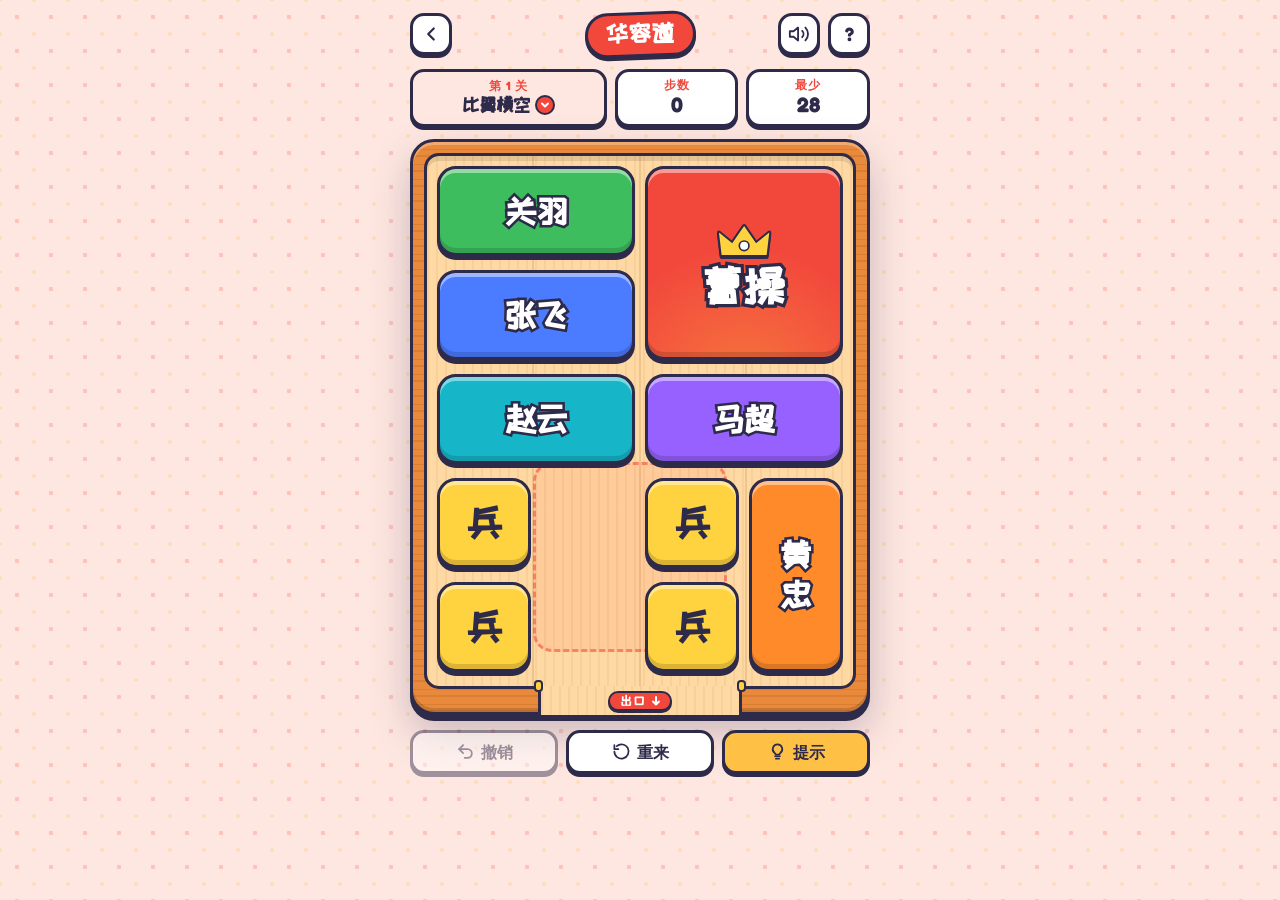
<file: games/klotski/index.html>
<!DOCTYPE html>
<html lang="zh-CN">
<head>
  <meta charset="UTF-8">
  <meta name="viewport" content="width=device-width, initial-scale=1.0, viewport-fit=cover">
  <title>华容道 · 游戏来了</title>
  <meta name="description" content="在线玩三国华容道：拖动武将和小兵，让曹操从底部出口逃出。15 个经典布局，带提示、撤销，自动保存进度。">
  <meta name="theme-color" content="#ffe7e1">
  <link rel="icon" href="data:image/svg+xml,%3Csvg xmlns='http://www.w3.org/2000/svg' viewBox='0 0 32 32'%3E%3Crect x='1.5' y='1.5' width='29' height='29' rx='7' fill='%23e8893b' stroke='%232d2a4a' stroke-width='3'/%3E%3Crect x='6' y='6' width='20' height='19' rx='3' fill='%23ffd9a3'/%3E%3Crect x='7.5' y='7.5' width='17' height='13' rx='3' fill='%23f2483c' stroke='%232d2a4a' stroke-width='2.4'/%3E%3Cpath d='M11 17.5V12l2.6 2.2L16 10.5l2.4 3.7L21 12v5.5z' fill='%23ffd23f' stroke='%232d2a4a' stroke-width='1.6' stroke-linejoin='round'/%3E%3Crect x='12' y='26' width='8' height='4.5' fill='%23ffd9a3'/%3E%3C/svg%3E">
  <link rel="preconnect" href="https://fonts.googleapis.com">
  <link rel="preconnect" href="https://fonts.gstatic.com" crossorigin>
  <link href="https://fonts.googleapis.com/css2?family=Fredoka:wght@500;600;700&family=ZCOOL+KuaiLe&display=swap" rel="stylesheet">
  <link rel="stylesheet" href="../../assets/site.css">
  <script src="../../assets/site.js"></script>
  <style>
    :root {
      /* 顶栏、数据条、按钮行都与棋盘同宽：矮屏时一起收窄 */
      --stage-max: min(460px, max(260px, calc((100vh - 198px) * 0.76)));
      --stage-max: min(460px, max(260px, calc((100dvh - 198px) * 0.76)));
      /* 木托盘 */
      --frame-wood: #e8893b;
      --frame-grain: rgba(120, 50, 0, 0.13);
      --tray-wood: #ffd9a3;
      --tray-plank: rgba(160, 80, 20, 0.16);
      --tray-grain: rgba(160, 80, 20, 0.07);
      /* 棋子糖果色 */
      --c-cao: #f2483c;
      --c-guan: #3dbd5d;
      --c-zhang: #4b7bff;
      --c-zhao: #16b5c8;
      --c-ma: #9661ff;
      --c-huang: #ff8a2a;
      --c-sol: #ffd23f;
      --gold: #ffd23f;
      --step: 120ms;
    }
    @media (prefers-color-scheme: dark) {
      :root:not([data-theme="light"]) {
        --frame-wood: #9a5527;
        --frame-grain: rgba(0, 0, 0, 0.18);
        --tray-wood: #6b4429;
        --tray-plank: rgba(0, 0, 0, 0.22);
        --tray-grain: rgba(255, 200, 140, 0.05);
      }
    }
    :root[data-theme="dark"] {
      --frame-wood: #9a5527;
      --frame-grain: rgba(0, 0, 0, 0.18);
      --tray-wood: #6b4429;
      --tray-plank: rgba(0, 0, 0, 0.22);
      --tray-grain: rgba(255, 200, 140, 0.05);
    }

    .game-page { overflow-x: hidden; }
    .stats { align-items: stretch; }
    /* 关卡名：可点的数据块，打开选关 */
    .stat.lv {
      flex: 1.75;
      display: block;
      font: inherit;
      color: inherit;
      cursor: pointer;
      background: var(--theme-soft);
      transition: transform .08s ease, box-shadow .08s ease, background-color .15s ease;
    }
    :root[data-theme="dark"] .stat.lv { background: var(--surface-2); }
    @media (prefers-color-scheme: dark) {
      :root:not([data-theme="light"]) .stat.lv { background: var(--surface-2); }
    }
    .stat.lv:hover { filter: brightness(0.98); }
    .stat.lv:active { transform: translateY(3px); box-shadow: 0 0 0 var(--ink); }
    .stat.lv:focus-visible { outline: 3px solid var(--theme); outline-offset: 3px; }
    .stat.lv .stat-value {
      display: flex;
      align-items: center;
      justify-content: center;
      gap: 5px;
      font-family: var(--font-display);
      font-size: 19px;
    }
    .stat.lv .stat-value > span { min-width: 0; overflow: hidden; text-overflow: ellipsis; }
    .caret {
      flex: none;
      display: grid;
      place-items: center;
      width: 20px;
      height: 20px;
      border: 2px solid var(--ink);
      border-radius: 50%;
      background: var(--theme);
      color: #fff;
    }
    .caret svg { width: 12px; height: 12px; }

    /* ---------- 棋盘：粗描边木托盘 ---------- */
    .stage {
      width: 100%;
      margin: 0 auto 3px;
    }
    .board {
      --frame: clamp(10px, 3.2vw, 14px);
      --frame-b: calc(var(--frame) + 12px);
      position: relative;
      padding: var(--frame) var(--frame) var(--frame-b);
      border: var(--outline);
      border-radius: 24px;
      background-color: var(--frame-wood);
      background-image:
        repeating-linear-gradient(0deg, var(--frame-grain) 0 2px, transparent 2px 7px, var(--frame-grain) 7px 8px, transparent 8px 15px);
      box-shadow: var(--shadow-lg), inset 0 3px 0 rgba(255, 255, 255, 0.28), inset 0 -4px 0 rgba(0, 0, 0, 0.14);
      touch-action: none;
      user-select: none;
      -webkit-user-select: none;
      -webkit-touch-callout: none;
    }
    .tray {
      --cell: 80px;
      --gap: 6px;
      position: relative;
      width: 100%;
      aspect-ratio: 4 / 5;
      border-radius: 12px;
      background-color: var(--tray-wood);
      background-image:
        linear-gradient(90deg, transparent calc(25% - 1px), var(--tray-plank) calc(25% - 1px) calc(25% + 1px), transparent calc(25% + 1px),
          transparent calc(50% - 1px), var(--tray-plank) calc(50% - 1px) calc(50% + 1px), transparent calc(50% + 1px),
          transparent calc(75% - 1px), var(--tray-plank) calc(75% - 1px) calc(75% + 1px), transparent calc(75% + 1px)),
        repeating-linear-gradient(90deg, var(--tray-grain) 0 2px, transparent 2px 9px);
      box-shadow: inset 0 5px 0 rgba(0, 0, 0, 0.1);
      touch-action: none;
    }
    /* 托盘内圈描边画在外侧，不占棋子空间 */
    .tray::before {
      content: "";
      position: absolute;
      inset: -3px;
      border: var(--outline);
      border-radius: 15px;
      pointer-events: none;
      z-index: 0;
    }

    /* 底部出口：木框上开一道门 */
    .exit {
      position: absolute;
      left: 50%;
      bottom: calc(-1 * var(--bw));
      width: calc(2 * var(--cell) + var(--gap) + 2 * var(--bw));
      height: calc(var(--frame-b) + var(--bw));
      transform: translateX(-50%);
      z-index: 0;
      border: var(--outline);
      border-top: 0;
      border-bottom: 0;
      background-color: var(--tray-wood);
      background-image: repeating-linear-gradient(90deg, var(--tray-grain) 0 2px, transparent 2px 9px);
      display: grid;
      place-items: center;
      pointer-events: none;
    }
    .exit-tag {
      display: inline-flex;
      align-items: center;
      gap: 3px;
      margin-top: 2px;
      padding: 0 8px 0 10px;
      height: 20px;
      border: 2px solid var(--ink);
      border-radius: 999px;
      background: var(--theme);
      color: #fff;
      box-shadow: 0 2px 0 var(--ink);
      font-family: var(--font-display);
      font-weight: 700;
      font-size: 13px;
      line-height: 1;
      letter-spacing: 0.12em;
      white-space: nowrap;
    }
    .exit-tag svg { width: 12px; height: 12px; animation: nudge-down 1.1s ease-in-out infinite; }
    /* 终点：曹操要到达的 2×2 位置，虚线框 */
    .goal {
      position: absolute;
      left: calc(2 * var(--gap) + var(--cell));
      top: calc(4 * var(--gap) + 3 * var(--cell));
      width: calc(2 * var(--cell) + var(--gap));
      height: calc(2 * var(--cell) + var(--gap) - 4px);
      border: 3px dashed color-mix(in srgb, var(--c-cao) 55%, transparent);
      border-radius: calc(var(--cell) * 0.2);
      background: color-mix(in srgb, var(--c-cao) 9%, transparent);
      pointer-events: none;
      z-index: 0;
    }
    /* 提示：目的地虚影 */
    .ghost {
      position: absolute;
      left: 0;
      top: 0;
      border: 3px dashed var(--ink);
      border-radius: calc(var(--cell) * 0.2);
      background: color-mix(in srgb, var(--gold) 70%, transparent);
      opacity: .85;
      pointer-events: none;
      z-index: 0;
      animation: ghost-in 200ms ease-out;
    }
    @keyframes ghost-in { from { opacity: 0; scale: .9; } }
    @keyframes nudge-down { 0%, 100% { transform: translateY(-1px); } 50% { transform: translateY(2px); } }
    /* 门柱 */
    .exit::before, .exit::after {
      content: "";
      position: absolute;
      top: -6px;
      width: 9px;
      height: 12px;
      border: 2px solid var(--ink);
      border-radius: 4px;
      background: var(--gold);
    }
    .exit::before { left: -7px; }
    .exit::after { right: -7px; }

    /* ---------- 棋子：粗描边糖果方块 ---------- */
    .piece {
      position: absolute;
      left: 0;
      top: 0;
      cursor: grab;
      transition: transform var(--step) ease-out, opacity 300ms ease;
      will-change: transform;
      z-index: 1;
      --pc: var(--c-sol);
    }
    .pc {
      position: relative;
      width: 100%;
      height: calc(100% - 4px);
      display: flex;
      flex-direction: column;
      align-items: center;
      justify-content: center;
      border: var(--outline);
      border-radius: calc(var(--cell) * 0.2);
      background: var(--pc);
      color: #fff;
      font-family: var(--font-display);
      font-weight: 700;
      line-height: 1.08;
      text-align: center;
      -webkit-text-stroke: 0.15em var(--ink);
      paint-order: stroke fill;
      text-shadow: 0 0.07em 0 var(--ink);
      box-shadow: 0 4px 0 var(--ink), inset 0 -5px 0 rgba(0, 0, 0, 0.14), inset 0 4px 0 rgba(255, 255, 255, 0.45);
      transition: scale 140ms cubic-bezier(.2, 1.4, .4, 1), translate 140ms ease, box-shadow 140ms ease;
    }
    .pc span { display: block; }
    .piece.gen .pc { font-size: calc(var(--cell) * 0.36); }
    .piece.v .pc span { width: 1em; }
    .piece.v .pc span + span { margin-top: 0.06em; }
    .piece.sol .pc {
      font-size: calc(var(--cell) * 0.4);
      color: #2d2a4a;
      -webkit-text-stroke: 0;
      text-shadow: none;
    }
    .piece.cao .pc {
      font-size: calc(var(--cell) * 0.46);
      letter-spacing: 0.04em;
      gap: calc(var(--cell) * 0.04);
      padding-top: calc(var(--cell) * 0.06);
      background-image: radial-gradient(circle at 50% 120%, rgba(255, 210, 63, 0.35), transparent 60%);
    }
    .crown { width: calc(var(--cell) * 0.62); height: auto; overflow: visible; filter: drop-shadow(0 2px 0 var(--ink)); }
    .crown path, .crown circle { fill: var(--gold); stroke: var(--ink); stroke-width: 3; stroke-linejoin: round; }
    .crown .gem { fill: #fff; stroke-width: 2.5; }

    /* 棋子颜色 */
    .k-C { --pc: var(--c-cao); }
    .k-G { --pc: var(--c-guan); }
    .k-Z { --pc: var(--c-zhang); }
    .k-Y { --pc: var(--c-zhao); }
    .k-M { --pc: var(--c-ma); }
    .k-H { --pc: var(--c-huang); }

    /* 拖起来：放大 + 更高的投影 */
    .piece.dragging { transition: none; z-index: 3; cursor: grabbing; }
    .piece.dragging .pc {
      scale: 1.05;
      translate: 0 -3px;
      box-shadow: 0 8px 0 var(--ink), 0 14px 18px rgba(45, 42, 74, 0.3), inset 0 -5px 0 rgba(0, 0, 0, 0.14), inset 0 4px 0 rgba(255, 255, 255, 0.5);
    }
    .piece.shake { animation: shake 300ms ease; }
    @keyframes shake {
      0%, 100% { translate: 0 0; }
      20% { translate: -4px 0; rotate: -1.5deg; }
      45% { translate: 4px 0; rotate: 1.5deg; }
      70% { translate: -2px 0; rotate: 0deg; }
    }

    /* 提示：发光描边 + 方向箭头 */
    .piece.hint { z-index: 3; }
    .piece.hint .pc { animation: hint-glow 520ms ease-in-out infinite alternate; }
    @keyframes hint-glow {
      from { box-shadow: 0 4px 0 var(--ink), 0 0 0 3px var(--gold), 0 0 0 6px var(--ink), 0 0 14px 6px rgba(255, 210, 63, 0.6), inset 0 4px 0 rgba(255, 255, 255, 0.45); }
      to { box-shadow: 0 4px 0 var(--ink), 0 0 0 5px var(--gold), 0 0 0 8px var(--ink), 0 0 24px 10px rgba(255, 210, 63, 0.75), inset 0 4px 0 rgba(255, 255, 255, 0.45); }
    }
    .piece.hint .pc::after {
      content: "";
      position: absolute;
      width: 30px;
      height: 30px;
      border: 2.5px solid var(--ink);
      border-radius: 50%;
      background: var(--gold) url("data:image/svg+xml,%3Csvg xmlns='http://www.w3.org/2000/svg' viewBox='0 0 24 24' fill='none' stroke='%232d2a4a' stroke-width='3.4' stroke-linecap='round' stroke-linejoin='round'%3E%3Cpath d='M5 12h13M13 6l6 6-6 6'/%3E%3C/svg%3E") center / 18px no-repeat;
      box-shadow: 0 2px 0 var(--ink);
      -webkit-text-stroke: 0;
      animation: arrow-bob 520ms ease-in-out infinite alternate;
    }
    .piece[data-dir="3"] .pc::after { right: -17px; top: calc(50% - 15px); --ar: 0deg; --ax: 3px; --ay: 0px; }
    .piece[data-dir="2"] .pc::after { left: -17px; top: calc(50% - 15px); --ar: 180deg; --ax: -3px; --ay: 0px; }
    .piece[data-dir="1"] .pc::after { bottom: -17px; left: calc(50% - 15px); --ar: 90deg; --ax: 0px; --ay: 3px; }
    .piece[data-dir="0"] .pc::after { top: -17px; left: calc(50% - 15px); --ar: -90deg; --ax: 0px; --ay: -3px; }
    @keyframes arrow-bob {
      from { transform: rotate(var(--ar)); }
      to { transform: translate(var(--ax), var(--ay)) rotate(var(--ar)) scale(1.08); }
    }

    /* 曹操出逃 */
    .piece.out { opacity: 0; transition: transform 560ms cubic-bezier(.5, 0, .75, .5), opacity 360ms ease 220ms; }

    /* ---------- 胜利卡片 ---------- */
    .stage .overlay { border-radius: 24px; overflow: hidden; }
    .win-badge {
      position: relative;
      display: grid;
      place-items: center;
      width: 64px;
      height: 58px;
      margin-top: 14px;
      border: var(--outline);
      border-radius: 16px;
      background: var(--c-cao);
      color: #fff;
      box-shadow: 0 4px 0 var(--ink), inset 0 -5px 0 rgba(0, 0, 0, 0.14), inset 0 4px 0 rgba(255, 255, 255, 0.45);
      font-family: var(--font-display);
      font-weight: 700;
      font-size: 30px;
      line-height: 1;
      -webkit-text-stroke: 5px var(--ink);
      paint-order: stroke fill;
      transform: rotate(-6deg);
      animation: badge-bounce 600ms cubic-bezier(.2, 1.5, .4, 1) 300ms backwards;
    }
    .win-badge .crown { position: absolute; top: -20px; left: 50%; width: 40px; margin-left: -20px; transform: rotate(8deg); }
    @keyframes badge-bounce {
      from { transform: translateY(30px) scale(.3) rotate(-30deg); opacity: 0; }
      to { transform: rotate(-6deg); opacity: 1; }
    }
    .overlay.win h2 { font-size: clamp(30px, 8.6vw, 38px); }
    .overlay #win-text { color: var(--text); font-size: 16px; font-weight: 700; font-variant-numeric: tabular-nums; }
    .overlay #win-text small { font-size: 14px; font-weight: 600; color: var(--text-dim); }
    .overlay .row .btn { min-width: 112px; }
    .overlay .sub {
      padding: 2px 12px 3px;
      border: 2.5px solid var(--ink);
      border-radius: 999px;
      background: var(--theme-2);
      color: #2d2a4a;
      font-size: 14px;
      font-weight: 700;
      box-shadow: 0 2px 0 var(--ink);
      transform: rotate(-2deg);
    }
    .overlay .sub:empty { display: none; }
    .confetti { position: absolute; inset: 0; z-index: 1; pointer-events: none; }
    .confetti i {
      position: absolute;
      left: 50%;
      top: 34%;
      width: 10px;
      height: 14px;
      margin: -7px 0 0 -5px;
      border: 2px solid var(--ink);
      border-radius: 3px;
      background: var(--cf, var(--gold));
      opacity: 0;
      animation: confetti 1300ms cubic-bezier(.15, .7, .3, 1) var(--d, 200ms) forwards;
    }
    @keyframes confetti {
      0% { opacity: 1; transform: translate(0, 0) scale(.2) rotate(0); }
      55% { opacity: 1; transform: translate(var(--x), var(--y)) scale(1) rotate(var(--r)); }
      100% { opacity: 0; transform: translate(var(--x), calc(var(--y) + 90px)) scale(.9) rotate(calc(var(--r) * 2)); }
    }
    .confetti i:nth-child(1)  { --x: -150px; --y: -70px;  --r: 200deg;  --cf: var(--c-cao); }
    .confetti i:nth-child(2)  { --x: -110px; --y: -130px; --r: -160deg; --cf: var(--gold); border-radius: 50%; width: 12px; height: 12px; }
    .confetti i:nth-child(3)  { --x: -60px;  --y: -160px; --r: 260deg;  --cf: var(--c-zhang); }
    .confetti i:nth-child(4)  { --x: 0px;    --y: -175px; --r: -220deg; --cf: var(--c-guan); border-radius: 50%; width: 12px; height: 12px; }
    .confetti i:nth-child(5)  { --x: 60px;   --y: -155px; --r: 180deg;  --cf: var(--c-ma); }
    .confetti i:nth-child(6)  { --x: 115px;  --y: -125px; --r: -240deg; --cf: var(--c-zhao); }
    .confetti i:nth-child(7)  { --x: 150px;  --y: -60px;  --r: 220deg;  --cf: var(--gold); border-radius: 50%; width: 12px; height: 12px; }
    .confetti i:nth-child(8)  { --x: -165px; --y: 10px;   --r: -200deg; --cf: var(--c-huang); }
    .confetti i:nth-child(9)  { --x: 165px;  --y: 20px;   --r: 160deg;  --cf: var(--c-cao); }
    .confetti i:nth-child(10) { --x: -95px;  --y: -40px;  --r: 300deg;  --cf: var(--c-zhao); --d: 320ms; }
    .confetti i:nth-child(11) { --x: 95px;   --y: -35px;  --r: -280deg; --cf: var(--c-guan); --d: 320ms; }
    .confetti i:nth-child(12) { --x: -30px;  --y: -110px; --r: 140deg;  --cf: var(--c-cao); --d: 360ms; border-radius: 50%; width: 12px; height: 12px; }
    .confetti i:nth-child(13) { --x: 35px;   --y: -100px; --r: -150deg; --cf: var(--gold); --d: 360ms; }
    .confetti i:nth-child(14) { --x: 130px;  --y: -170px; --r: 210deg;  --cf: var(--c-zhang); --d: 300ms; border-radius: 50%; width: 12px; height: 12px; }

    .gcontrols { flex-wrap: nowrap; }
    .gcontrols .btn { flex: 1; padding: 0 8px; min-width: 0; }

    /* ---------- 选关 ---------- */
    #levels[open] { display: flex; flex-direction: column; overflow: hidden; }
    #levels .sheet-head { flex: none; }
    #levels .sheet-body {
      flex: 1;
      min-height: 0;
      overflow-y: auto;
      overscroll-behavior: contain;
      -webkit-overflow-scrolling: touch;
      padding-top: 14px;
    }
    .lv-progress {
      display: flex;
      align-items: center;
      gap: 8px;
      margin: 0 0 14px;
      font-size: 14px;
      font-weight: 700;
      color: var(--text-dim);
    }
    .lv-progress b { color: var(--text); font-variant-numeric: tabular-nums; }
    .lv-bar {
      flex: 1;
      height: 12px;
      border: 2.5px solid var(--ink);
      border-radius: 999px;
      background: var(--surface-2);
      overflow: hidden;
    }
    .lv-bar i { display: block; height: 100%; background: var(--good); box-shadow: 2.5px 0 0 var(--ink); transition: width .3s ease; }
    .lv-grid {
      display: grid;
      grid-template-columns: repeat(3, minmax(0, 1fr));
      gap: 14px 10px;
      padding: 6px 2px 4px;
    }
    .lv-card {
      position: relative;
      display: flex;
      flex-direction: column;
      align-items: center;
      gap: 4px;
      min-width: 0;
      padding: 12px 4px 10px;
      border: var(--outline);
      border-radius: 18px;
      background: var(--paper);
      color: var(--text);
      box-shadow: var(--pop-sm);
      cursor: pointer;
      font-variant-numeric: tabular-nums;
      transition: transform .08s ease, box-shadow .08s ease, background-color .15s ease;
    }
    .lv-card:hover { background: var(--surface-2); }
    .lv-card:active { transform: translateY(3px); box-shadow: 0 0 0 var(--ink); }
    .lv-card:focus-visible { outline: 3px solid var(--theme); outline-offset: 3px; }
    .lv-card[aria-pressed="true"] { background: var(--theme); color: #fff; }
    .lv-card[aria-pressed="true"] small { color: inherit; opacity: .9; }
    .lv-card .no {
      position: absolute;
      top: 7px;
      left: 9px;
      font-size: 12px;
      font-weight: 700;
      line-height: 1;
      color: var(--text-dim);
    }
    .lv-card[aria-pressed="true"] .no { color: #fff; opacity: .9; }
    .lv-card b {
      margin-top: 3px;
      font-family: var(--font-display);
      font-weight: 700;
      font-size: 15px;
      line-height: 1.2;
      white-space: nowrap;
    }
    .lv-card small { font-size: 12px; font-weight: 600; color: var(--text-dim); line-height: 1.25; white-space: nowrap; }
    .lv-card .best {
      margin-top: 2px;
      padding: 1px 8px;
      border: 2px solid var(--ink);
      border-radius: 999px;
      background: var(--theme-2);
      color: #2d2a4a;
      font-weight: 700;
    }
    .lv-card[aria-pressed="true"] .best { color: #2d2a4a; opacity: 1; }
    .lv-card .best.none { border-color: transparent; background: none; color: var(--text-dim); font-weight: 600; }
    .lv-card[aria-pressed="true"] .best.none { color: #fff; opacity: .8; }
    .lv-card .done {
      position: absolute;
      top: -9px;
      right: -7px;
      display: grid;
      place-items: center;
      width: 26px;
      height: 26px;
      border: 2.5px solid var(--ink);
      border-radius: 50%;
      background: var(--good);
      color: #fff;
      box-shadow: 0 2px 0 var(--ink);
      font-size: 13px;
      font-weight: 700;
      line-height: 1;
      transform: rotate(10deg);
    }
    .lv-card .done.perfect { background: var(--gold); color: #2d2a4a; font-size: 15px; }
    .mini {
      position: relative;
      width: 52px;
      padding: 4px 4px 7px;
      border: 2.5px solid var(--ink);
      border-radius: 9px;
      background: var(--frame-wood);
      box-shadow: 0 2px 0 var(--ink);
    }
    .mini-tray {
      position: relative;
      aspect-ratio: 4 / 5;
      border-radius: 4px;
      background: var(--tray-wood);
    }
    .mini::after {
      content: "";
      position: absolute;
      left: 50%;
      bottom: -2.5px;
      width: 40%;
      height: 9px;
      margin-left: -20%;
      background: var(--tray-wood);
      border-left: 2px solid var(--ink);
      border-right: 2px solid var(--ink);
    }
    .mini i {
      position: absolute;
      border: 1.5px solid var(--ink);
      border-radius: 3px;
      background: var(--pc, var(--c-sol));
    }

    @media (max-width: 380px) {
      .stat.lv .stat-value { font-size: 17px; }
      .caret { width: 18px; height: 18px; }
      .lv-grid { gap: 14px 8px; }
      .lv-card b { font-size: 14px; }
    }
    @media (max-width: 340px) {
      .caret { width: 16px; height: 16px; }
      .caret svg { width: 10px; height: 10px; }
    }
    @media (prefers-reduced-motion: reduce) {
      :root { --step: 0ms; }
    }
  </style>
</head>
<body class="game-page" data-game="klotski">
  <header class="gbar">
    <a class="icon-btn" href="../../" aria-label="返回游戏大厅" title="返回游戏大厅">
      <svg viewBox="0 0 24 24" fill="none" stroke="currentColor" stroke-width="2.4" stroke-linecap="round" stroke-linejoin="round"><path d="M15 18l-6-6 6-6"/></svg>
    </a>
    <h1 class="gbar-title">华容道</h1>
    <div class="gbar-actions">
      <button class="icon-btn sound-toggle" type="button" aria-label="关闭声音">
        <svg class="on" viewBox="0 0 24 24" fill="none" stroke="currentColor" stroke-width="2" stroke-linecap="round" stroke-linejoin="round"><path d="M11 5L6 9H2v6h4l5 4V5z"/><path d="M15.5 8.5a5 5 0 0 1 0 7M19 5a10 10 0 0 1 0 14"/></svg>
        <svg class="off" viewBox="0 0 24 24" fill="none" stroke="currentColor" stroke-width="2" stroke-linecap="round" stroke-linejoin="round"><path d="M11 5L6 9H2v6h4l5 4V5z"/><path d="M22 9l-6 6M16 9l6 6"/></svg>
      </button>
      <button class="icon-btn" type="button" data-open="help" aria-label="玩法说明" title="玩法说明">?</button>
    </div>
  </header>

  <main class="gmain">
    <div class="stats">
      <button class="stat lv" type="button" id="lv-chip" data-open="levels" aria-haspopup="dialog" title="选择关卡">
        <span class="stat-label" id="lv-no">第 1 关</span>
        <span class="stat-value"><span id="lv-name">比翼横空</span><span class="caret" aria-hidden="true"><svg viewBox="0 0 24 24" fill="none" stroke="currentColor" stroke-width="4" stroke-linecap="round" stroke-linejoin="round"><path d="M6 9l6 6 6-6"/></svg></span></span>
      </button>
      <div class="stat"><span class="stat-label">步数</span><span class="stat-value" id="moves">0</span></div>
      <div class="stat"><span class="stat-label">最少</span><span class="stat-value" id="optimal">0</span></div>
    </div>

    <div class="stage">
      <div class="board" id="board">
        <div class="tray" id="tray" aria-label="华容道棋盘，拖动棋子移动"></div>
        <div class="exit" aria-hidden="true"><span class="exit-tag">出口<svg viewBox="0 0 24 24" fill="none" stroke="currentColor" stroke-width="4" stroke-linecap="round" stroke-linejoin="round"><path d="M12 4v15M6 13l6 6 6-6"/></svg></span></div>
      </div>

      <div class="overlay win" id="win" hidden>
        <div class="overlay-card">
          <div class="win-badge" aria-hidden="true"><svg class="crown" viewBox="0 0 44 28"><path d="M5 25 3 8l10 8 9-13 9 13 10-8-2 17z"/><circle class="gem" cx="22" cy="18" r="3"/></svg>曹</div>
          <h2>成功突围！</h2>
          <p id="win-text">0 步</p>
          <p class="sub" id="win-sub"></p>
          <div class="row">
            <button class="btn" type="button" id="again">再玩一次</button>
            <button class="btn primary" type="button" id="next">下一关</button>
          </div>
        </div>
        <div class="confetti" aria-hidden="true"><i></i><i></i><i></i><i></i><i></i><i></i><i></i><i></i><i></i><i></i><i></i><i></i><i></i><i></i></div>
      </div>
    </div>

    <div class="gcontrols">
      <button class="btn" type="button" id="undo" title="撤销 (Ctrl+Z)">
        <svg viewBox="0 0 24 24" fill="none" stroke="currentColor" stroke-width="2.2" stroke-linecap="round" stroke-linejoin="round"><path d="M9 14L4 9l5-5"/><path d="M4 9h10.5a5.5 5.5 0 0 1 0 11H11"/></svg>
        撤销
      </button>
      <button class="btn" type="button" id="reset">
        <svg viewBox="0 0 24 24" fill="none" stroke="currentColor" stroke-width="2.2" stroke-linecap="round" stroke-linejoin="round"><path d="M3 12a9 9 0 1 0 3-6.7"/><path d="M3 4v5h5"/></svg>
        重来
      </button>
      <button class="btn secondary" type="button" id="hint">
        <svg viewBox="0 0 24 24" fill="none" stroke="currentColor" stroke-width="2.2" stroke-linecap="round" stroke-linejoin="round"><path d="M9 18h6M10 21h4"/><path d="M12 3a6 6 0 0 0-3.5 10.9c.6.4 1 1.1 1 1.8V16h5v-.3c0-.7.4-1.4 1-1.8A6 6 0 0 0 12 3z"/></svg>
        提示
      </button>
    </div>
  </main>

  <dialog class="sheet" id="levels">
    <div class="sheet-head">
      <h2>选择关卡</h2>
      <button class="icon-btn" type="button" data-close aria-label="关闭">✕</button>
    </div>
    <div class="sheet-body">
      <p class="lv-progress">已通关 <b id="lv-count">0 / 15</b><span class="lv-bar" aria-hidden="true"><i id="lv-fill" style="width:0%"></i></span></p>
      <div class="lv-grid" id="lv-grid"></div>
    </div>
  </dialog>

  <dialog class="sheet" id="help">
    <div class="sheet-head">
      <h2>怎么玩</h2>
      <button class="icon-btn" type="button" data-close aria-label="关闭">✕</button>
    </div>
    <div class="sheet-body">
      <ul class="tips">
        <li><b>👆</b><span>拖动棋子滑进空位，轻点也能走。</span></li>
        <li><b>🚪</b><span>把<strong>曹操</strong>移到底部出口就赢了。</span></li>
        <li><b>🔢</b><span>同一棋子连续移动只算一步。</span></li>
        <li><b>💡</b><span>卡住点「提示」，点关卡名换一关。</span></li>
      </ul>
      <p style="margin:18px 0 0"><button class="btn block theme-toggle" type="button">
        <svg class="moon" viewBox="0 0 24 24" fill="none" stroke="currentColor" stroke-width="2" stroke-linecap="round" stroke-linejoin="round"><path d="M21 12.8A9 9 0 1 1 11.2 3a7 7 0 0 0 9.8 9.8z"/></svg>
        <svg class="sun" viewBox="0 0 24 24" fill="none" stroke="currentColor" stroke-width="2" stroke-linecap="round"><circle cx="12" cy="12" r="4"/><path d="M12 2v2M12 20v2M4.9 4.9l1.4 1.4M17.7 17.7l1.4 1.4M2 12h2M20 12h2M4.9 19.1l1.4-1.4M17.7 6.3l1.4-1.4"/></svg>
        切换深色 / 浅色
      </button></p>
    </div>
  </dialog>

  <script>
  /* SOLVER-START */
  // 华容道求解器：广度优先搜索，同一棋子连续移动（可拐弯）算一步。
  // 局面编码：按行扫描，每个棋子左上角或空格记一个五进制数字（0 空 1 兵 2 竖 3 横 4 曹），左右镜像视为同一局面。
  var KlotskiSolver = (function () {
    var TW = [0, 1, 1, 2, 2], TH = [0, 1, 2, 1, 2];
    var DR = [-1, 1, 0, 0], DC = [0, 0, -1, 1];
    var g2 = new Int8Array(20), own = new Int8Array(20);
    var mq = new Int8Array(20), mp = new Int8Array(20), md = new Int8Array(20);
    var POW = [];
    var NSYM = 12;

    // 开放寻址哈希表：存 key+1（0 表示空），值为父局面 key+1
    var HBITS = 17, HCAP = 1 << HBITS, hKeys = null, hVals = null, hSize = 0;
    function hReset() {
      if (!hKeys) { hKeys = new Int32Array(HCAP); hVals = new Int32Array(HCAP); }
      else hKeys.fill(0);
      hSize = 0;
    }
    function hSlot(key) {
      var i = Math.imul(key, -1640531535) >>> (32 - HBITS);
      while (hKeys[i] !== 0 && hKeys[i] !== key + 1) i = (i + 1) & (HCAP - 1);
      return i;
    }
    function hPut(slot, key, val) {
      hKeys[slot] = key + 1;
      hVals[slot] = val + 1;
      if (++hSize > HCAP >> 1) {
        var ok = hKeys, ov = hVals;
        HBITS++; HCAP <<= 1;
        hKeys = new Int32Array(HCAP); hVals = new Int32Array(HCAP);
        for (var j = 0; j < ok.length; j++) if (ok[j]) { var s = hSlot(ok[j] - 1); hKeys[s] = ok[j]; hVals[s] = ov[j]; }
      }
    }
    var Q1 = new Int32Array(1 << 15), Q2 = new Int32Array(1 << 15), nextQ = Q2, qn = 0;
    function qPush(key) {
      if (qn >= nextQ.length) {
        var big = new Int32Array(nextQ.length * 2);
        big.set(nextQ);
        if (nextQ === Q1) Q1 = big; else Q2 = big;
        nextQ = big;
      }
      nextQ[qn++] = key;
    }

    function typeOf(p) { return p.w === 2 ? (p.h === 2 ? 4 : 3) : (p.h === 2 ? 2 : 1); }

    function gridOf(pieces) {
      var g = new Int8Array(20), k, a, b;
      for (k = 0; k < pieces.length; k++) {
        var p = pieces[k];
        for (a = 0; a < p.h; a++) for (b = 0; b < p.w; b++) g[(p.r + a) * 4 + p.c + b] = 5;
        g[p.r * 4 + p.c] = typeOf(p);
      }
      return g;
    }

    function encode(g) {
      var key = 0;
      for (var i = 0; i < 20; i++) if (g[i] !== 5) key = key * 5 + g[i];
      return key;
    }
    function encodeMirror(g) {
      var key = 0;
      for (var r = 0; r < 20; r += 4) {
        for (var c = 3; c >= 0; c--) {
          var v = g[r + c];
          if (v === 0) key = key * 5;
          else if (v === 5) {
            if (c > 0 && (g[r + c - 1] === 3 || g[r + c - 1] === 4)) key = key * 5 + g[r + c - 1];
          } else if (v === 1 || v === 2) key = key * 5 + v;
        }
      }
      return key;
    }
    function canon(g) {
      var a = encode(g), b = encodeMirror(g);
      return a < b ? a : b;
    }
    function decode(key, g) {
      var i, s = 0;
      for (i = 0; i < 20; i++) g[i] = -1;
      for (i = 0; i < 20; i++) {
        if (g[i] !== -1) continue;
        var t = Math.floor(key / POW[s]) % 5;
        s++;
        g[i] = t;
        if (t > 0) for (var a = 0; a < TH[t]; a++) for (var b = 0; b < TW[t]; b++) if (a || b) g[i + a * 4 + b] = 5;
      }
    }
    function setSymbols(n) {
      if (n === NSYM && POW.length) return;
      NSYM = n;
      POW = [];
      for (var i = 0, v = 1; i < n; i++, v *= 5) POW.unshift(v);
    }

    // 枚举局面 g 的所有一步走法，每个结果调用 visit(cell, nk)，返回 true 则停止
    function expand(g, visit) {
      var cell, a, b, cand = 0;
      for (cell = 0; cell < 20; cell++) {
        var tt = g[cell];
        if (tt === 0) own[cell] = -1;
        else if (tt !== 5) for (a = 0; a < TH[tt]; a++) for (b = 0; b < TW[tt]; b++) own[cell + a * 4 + b] = cell;
      }
      for (cell = 0; cell < 20; cell++) {
        if (g[cell] !== 0) continue;
        var er = (cell / 4) | 0, ec = cell % 4;
        if (er > 0 && own[cell - 4] >= 0) cand |= 1 << own[cell - 4];
        if (er < 4 && own[cell + 4] >= 0) cand |= 1 << own[cell + 4];
        if (ec > 0 && own[cell - 1] >= 0) cand |= 1 << own[cell - 1];
        if (ec < 3 && own[cell + 1] >= 0) cand |= 1 << own[cell + 1];
      }
      for (cell = 0; cell < 20; cell++) {
        if (!(cand & (1 << cell))) continue;
        var t = g[cell];
        var w = TW[t], h = TH[t], r0 = (cell / 4) | 0, c0 = cell % 4;
        var visited = 1 << cell, head = 0, tail = 1;
        mq[0] = cell;
        while (head < tail) {
          var pc = mq[head++];
          var pr = (pc / 4) | 0, pcc = pc % 4;
          for (var d = 0; d < 4; d++) {
            var nr = pr + DR[d], nc = pcc + DC[d];
            if (nr < 0 || nc < 0 || nr + h > 5 || nc + w > 4) continue;
            var nk = nr * 4 + nc;
            if (visited & (1 << nk)) continue;
            var ok = true;
            for (a = 0; a < h && ok; a++) for (b = 0; b < w; b++) {
              var rr = nr + a, cc = nc + b;
              if (g[rr * 4 + cc] !== 0 && !(rr >= r0 && rr < r0 + h && cc >= c0 && cc < c0 + w)) { ok = false; break; }
            }
            if (!ok) continue;
            visited |= 1 << nk;
            mq[tail++] = nk;
            mp[nk] = pc;
            md[nk] = d;
            g2.set(g);
            for (a = 0; a < h; a++) for (b = 0; b < w; b++) g2[(r0 + a) * 4 + c0 + b] = 0;
            for (a = 0; a < h; a++) for (b = 0; b < w; b++) g2[(nr + a) * 4 + nc + b] = 5;
            g2[nk] = t;
            if (visit(cell, nk)) return true;
          }
        }
      }
      return false;
    }

    var parentKey = 0, goalKey = -1;
    function visitBfs() {
      var key = canon(g2);
      var slot = hSlot(key);
      if (hKeys[slot] !== 0) return false;
      hPut(slot, key, parentKey);
      if (g2[13] === 4) { goalKey = key; return true; }
      qPush(key);
      return false;
    }

    // 求最优解：返回 { moves, line }，line 为从当前到终局的局面编码序列；无解返回 null
    function solve(pieces) {
      var g = gridOf(pieces), empties = 0;
      for (var i = 0; i < 20; i++) if (g[i] === 0) empties++;
      setSymbols(pieces.length + empties);
      var start = canon(g);
      if (g[13] === 4) return { moves: 0, line: [start] };
      hReset();
      hPut(hSlot(start), start, -1);
      goalKey = -1;
      nextQ = Q2; qn = 0;
      parentKey = start;
      expand(g, visitBfs);
      while (goalKey < 0 && qn) {
        var cur = nextQ, n = qn;
        nextQ = cur === Q1 ? Q2 : Q1;
        qn = 0;
        for (var q = 0; q < n && goalKey < 0; q++) {
          parentKey = cur[q];
          decode(parentKey, g);
          expand(g, visitBfs);
        }
      }
      if (goalKey < 0) return null;
      var line = [], k = goalKey;
      while (k >= 0) { line.push(k); k = hVals[hSlot(k)] - 1; }
      line.reverse();
      return { moves: line.length - 1, line: line, explored: hSize };
    }

    // 找出从当前局面一步到达 target 局面的走法：{ piece 下标, path 方向序列 }
    function moveTo(pieces, target) {
      var g = gridOf(pieces), res = null;
      expand(g, function (cell, nk) {
        if (canon(g2) !== target) return false;
        var path = [], x = nk;
        while (x !== cell) { path.unshift(md[x]); x = mp[x]; }
        for (var k = 0; k < pieces.length; k++) if (pieces[k].r * 4 + pieces[k].c === cell) res = { piece: k, path: path };
        return true;
      });
      return res;
    }

    return {
      solve: solve,
      moveTo: moveTo,
      key: function (pieces) { return canon(gridOf(pieces)); }
    };
  })();
  /* SOLVER-END */

  (function () {
    'use strict';

    // 关卡：C 曹操 G 关羽 Z 张飞 Y 赵云 M 马超 H 黄忠 1-4 兵 . 空；min 为最少步数（BFS 验证）
    var LEVELS = [
      { name: '比翼横空', map: 'GGCC ZZCC YYMM 1.2H 3.4H', min: 28 },
      { name: '捷足先登', map: '1CC2 3CC4 .GG. ZYMH ZYMH', min: 32 },
      { name: '兵临曹营', map: '1CC2 3CC4 ZGGY ZMHY .MH.', min: 34 },
      { name: '一路顺风', map: 'ZCC1 ZCC2 YGGM Y3HM .4H.', min: 39 },
      { name: '雨声淅沥', map: 'ZCC1 ZCC2 YGGM YH.M 3H.4', min: 47 },
      { name: '左右布兵', map: '1CC2 3CC4 ZYMH ZYMH .GG.', min: 54 },
      { name: '一路进军', map: 'ZCC1 ZCC2 YMH3 YMH4 .GG.', min: 58 },
      { name: '齐头并进', map: 'ZCCY ZCCY 1234 MGGH M..H', min: 60 },
      { name: '指挥若定', map: 'ZCCY ZCCY 1GG2 M34H M..H', min: 70 },
      { name: '桃花园中', map: '1CC2 ZCCY ZMHY 3MH4 .GG.', min: 70 },
      { name: '将拥曹营', map: '.CC. ZCCY ZMHY 1MH2 GG34', min: 72 },
      { name: '兵分三路', map: '1CC2 ZCCY ZGGY M34H M..H', min: 72 },
      { name: '横刀立马', map: 'ZCCY ZCCY MGGH M12H 3..4', min: 81 },
      { name: '层层设防', map: 'ZCCY ZCCY 1GG2 3MM4 .HH.', min: 102 },
      { name: '峰回路转', map: '123Z CCYZ CCYM .HHM .4GG', min: 138 }
    ];
    var NAMES = { C: '曹操', G: '关羽', Z: '张飞', Y: '赵云', M: '马超', H: '黄忠' };
    var DR = [-1, 1, 0, 0], DC = [0, 0, -1, 1];
    var KEY_STATE = 'gzly.klotski.state';
    var KEY_REC = 'gzly.klotski.records';
    var STEP_MS = window.matchMedia('(prefers-reduced-motion: reduce)').matches ? 0 : 120;
    var store = window.Site.store;
    var sound = window.Site.sound;

    var boardEl = document.getElementById('board');
    var trayEl = document.getElementById('tray');
    var nameEl = document.getElementById('lv-name');
    var lvNoEl = document.getElementById('lv-no');
    var movesEl = document.getElementById('moves');
    var optEl = document.getElementById('optimal');
    var undoBtn = document.getElementById('undo');
    var hintBtn = document.getElementById('hint');
    var winEl = document.getElementById('win');

    var lv = 0;
    var pieces = [];     // { id, kind, w, h, r, c, el }
    var hist = [];       // [棋子下标, 移动前行, 移动前列]，同一棋子连续移动合并为一步
    var won = false;
    var busy = false;    // 提示动画进行中
    var records = store.get(KEY_REC, {}) || {};
    if (typeof records !== 'object' || Array.isArray(records)) records = {};
    var cell = 80, gap = 6, pitch = 86;
    var hintLine = null;
    var ghost = null;    // 提示目的地虚影 { el, r, c, w, h }

    window.Site.played('klotski');

    function parseMap(map) {
      var s = map.replace(/\s/g, ''), seen = {}, list = [];
      for (var i = 0; i < 20; i++) {
        var ch = s[i];
        if (ch === '.' || seen[ch]) continue;
        seen[ch] = true;
        var r = (i / 4) | 0, c = i % 4, w = 1, h = 1;
        while (c + w < 4 && s[r * 4 + c + w] === ch) w++;
        while (r + h < 5 && s[(r + h) * 4 + c] === ch) h++;
        var kind = ch === 'C' ? 'cao' : (NAMES[ch] ? 'gen' : 'sol');
        list.push({ id: ch, kind: kind, name: NAMES[ch] || '兵', w: w, h: h, r: r, c: c });
      }
      return list;
    }

    // ---------- 渲染 ----------
    function layout() {
      var W = trayEl.clientWidth;
      if (!W) return;
      gap = Math.max(6, Math.round(W * 0.024));
      cell = (W - 5 * gap) / 4;
      pitch = cell + gap;
      trayEl.style.height = (5 * cell + 6 * gap) + 'px';
      boardEl.style.setProperty('--cell', cell + 'px');
      boardEl.style.setProperty('--gap', gap + 'px');
      trayEl.style.setProperty('--cell', cell + 'px');
      pieces.forEach(function (p) {
        p.el.style.width = (p.w * cell + (p.w - 1) * gap) + 'px';
        p.el.style.height = (p.h * cell + (p.h - 1) * gap) + 'px';
        place(p, 0, 0);
      });
      placeGhost();
    }

    function placeGhost() {
      if (!ghost) return;
      var st = ghost.el.style;
      st.width = (ghost.w * cell + (ghost.w - 1) * gap) + 'px';
      st.height = (ghost.h * cell + (ghost.h - 1) * gap - 4) + 'px';
      st.transform = 'translate(' + (gap + ghost.c * pitch) + 'px,' + (gap + ghost.r * pitch) + 'px)';
    }
    function clearGhost() {
      if (ghost && ghost.el.parentNode) ghost.el.parentNode.removeChild(ghost.el);
      ghost = null;
    }

    function place(p, ox, oy) {
      var x = gap + p.c * pitch + (ox || 0);
      var y = gap + p.r * pitch + (oy || 0);
      if (p.out) y += pitch * 1.2;
      p.el.style.transform = 'translate(' + x + 'px,' + y + 'px)';
    }

    var CROWN = '<svg class="crown" viewBox="0 0 44 28" aria-hidden="true"><path d="M5 25 3 8l10 8 9-13 9 13 10-8-2 17z"/><circle class="gem" cx="22" cy="18" r="3"/></svg>';
    function kindClass(p) { return p.kind + (p.kind === 'sol' ? '' : ' k-' + p.id); }

    function build() {
      trayEl.textContent = '';
      ghost = null;
      var goal = document.createElement('div');
      goal.className = 'goal';
      goal.setAttribute('aria-hidden', 'true');
      trayEl.appendChild(goal);
      pieces.forEach(function (p, i) {
        var el = document.createElement('div');
        el.className = 'piece ' + kindClass(p) + (p.h > p.w ? ' v' : '');
        el.setAttribute('data-i', i);
        var face = document.createElement('div');
        face.className = 'pc';
        if (p.kind === 'cao') face.innerHTML = CROWN;
        if (p.h > p.w) {
          for (var k = 0; k < p.name.length; k++) {
            var sp = document.createElement('span');
            sp.textContent = p.name[k];
            face.appendChild(sp);
          }
        } else {
          var nm = document.createElement('span');
          nm.textContent = p.name;
          face.appendChild(nm);
        }
        el.appendChild(face);
        p.el = el;
        trayEl.appendChild(el);
      });
      layout();
    }

    function updateUI() {
      var L = LEVELS[lv];
      nameEl.textContent = L.name;
      lvNoEl.textContent = '第 ' + (lv + 1) + ' 关';
      movesEl.textContent = hist.length;
      optEl.textContent = L.min;
      undoBtn.disabled = won || busy || hist.length === 0;
      hintBtn.disabled = won || busy;
      winEl.hidden = !won;
    }

    // ---------- 存档 ----------
    function save() {
      store.set(KEY_STATE, {
        lv: lv,
        name: LEVELS[lv].name,
        pos: pieces.map(function (p) { return [p.r, p.c]; }),
        hist: hist.slice(-500),
        won: won
      });
    }

    function solvedCount() {
      var n = 0;
      LEVELS.forEach(function (L) { if (records[L.name] && records[L.name].best) n++; });
      return n;
    }
    function updateHomeStat() {
      window.Site.setHomeStat('klotski', '通关 ' + solvedCount() + '/' + LEVELS.length);
    }

    function validPositions(list, pos) {
      if (!Array.isArray(pos) || pos.length !== list.length) return false;
      var occ = [];
      for (var i = 0; i < list.length; i++) {
        var q = pos[i];
        if (!Array.isArray(q) || q.length !== 2) return false;
        var r = q[0], c = q[1], p = list[i];
        if (r !== (r | 0) || c !== (c | 0) || r < 0 || c < 0 || r + p.h > 5 || c + p.w > 4) return false;
        for (var a = 0; a < p.h; a++) for (var b = 0; b < p.w; b++) {
          var k = (r + a) * 4 + c + b;
          if (occ[k]) return false;
          occ[k] = true;
        }
      }
      return true;
    }

    // ---------- 规则 ----------
    function occupiedBy(r, c) {
      for (var i = 0; i < pieces.length; i++) {
        var p = pieces[i];
        if (r >= p.r && r < p.r + p.h && c >= p.c && c < p.c + p.w) return i;
      }
      return -1;
    }

    function canMove(p, d) {
      var nr = p.r + DR[d], nc = p.c + DC[d];
      if (nr < 0 || nc < 0 || nr + p.h > 5 || nc + p.w > 4) return false;
      var self = pieces.indexOf(p);
      for (var a = 0; a < p.h; a++) for (var b = 0; b < p.w; b++) {
        var o = occupiedBy(nr + a, nc + b);
        if (o >= 0 && o !== self) return false;
      }
      return true;
    }

    function step(p, d) {
      var idx = pieces.indexOf(p);
      var last = hist[hist.length - 1];
      var pr = p.r, pc = p.c;
      p.r += DR[d];
      p.c += DC[d];
      if (last && last[0] === idx) {
        if (last[1] === p.r && last[2] === p.c) hist.pop(); // 回到原位，不算步数
      } else {
        hist.push([idx, pr, pc]);
      }
      sound('move');
      updateUI();
      save();
    }

    function isGoal() {
      var cao = pieces.filter(function (p) { return p.kind === 'cao'; })[0];
      return cao && cao.r === 3 && cao.c === 1;
    }

    function checkWin() {
      if (won || !isGoal()) return false;
      won = true;
      endDrag();
      var L = LEVELS[lv];
      var moves = hist.length;
      var rec = records[L.name] || {};
      var prevBest = rec.best || 0;
      var newBest = !prevBest || moves < prevBest;
      if (newBest) rec.best = moves;
      records[L.name] = rec;
      store.set(KEY_REC, records);
      updateHomeStat();
      setWinText(moves, L.min, moves <= L.min ? '★ 完美通关' : (newBest ? '新纪录' : ''));
      document.getElementById('next').hidden = false;
      sound('win');
      save();
      var cao = pieces.filter(function (p) { return p.kind === 'cao'; })[0];
      setTimeout(function () {
        if (!won) return;
        cao.out = true;
        cao.el.classList.add('out');
        place(cao, 0, 0);
      }, STEP_MS + 60);
      setTimeout(function () { if (won) updateUI(); }, STEP_MS + 420);
      undoBtn.disabled = true;
      hintBtn.disabled = true;
      return true;
    }

    function setWinText(moves, min, badge) {
      var t = document.getElementById('win-text');
      t.textContent = moves + ' 步 ';
      var sm = document.createElement('small');
      sm.textContent = '· 最少 ' + min + ' 步';
      t.appendChild(sm);
      document.getElementById('win-sub').textContent = badge;
    }

    // ---------- 关卡 ----------
    function loadLevel(i, saved) {
      endDrag();
      lv = i;
      pieces = parseMap(LEVELS[lv].map);
      hist = [];
      won = false;
      busy = false;
      if (saved) {
        saved.pos.forEach(function (q, k) { pieces[k].r = q[0]; pieces[k].c = q[1]; });
        hist = saved.hist;
        won = !!saved.won && isGoal();
      }
      build();
      if (won) {
        setWinText(hist.length, LEVELS[lv].min, hist.length <= LEVELS[lv].min ? '★ 完美通关' : '');
        pieces.forEach(function (p) { if (p.kind === 'cao') { p.out = true; p.el.classList.add('out'); place(p, 0, 0); } });
      }
      updateUI();
      save();
      warmHint();
    }

    // 空闲时预先求解当前局面，让提示秒出（缓存的最优路线对同一关任意局面都可复用）
    var warmTimer = 0;
    function warmHint() {
      var idle = window.requestIdleCallback || function (fn) { return setTimeout(fn, 600); };
      var my = ++warmTimer;
      setTimeout(function () {
        idle(function () {
          if (my !== warmTimer || won || busy || drag) return;
          var key = KlotskiSolver.key(pieces);
          if (hintLine && hintLine.indexOf(key) >= 0) return;
          var res = KlotskiSolver.solve(pieces);
          if (res) hintLine = res.line;
        }, { timeout: 2500 });
      }, 400);
    }

    function undo() {
      if (busy || won) return;
      var last = hist.pop();
      if (!last) return;
      var p = pieces[last[0]];
      p.r = last[1];
      p.c = last[2];
      place(p, 0, 0);
      sound('move');
      updateUI();
      save();
    }

    function reset() {
      sound('start');
      loadLevel(lv);
    }

    // ---------- 提示 ----------
    function nextHintMove() {
      var key = KlotskiSolver.key(pieces);
      var at = hintLine ? hintLine.indexOf(key) : -1;
      if (at < 0 || at >= hintLine.length - 1) {
        var res = KlotskiSolver.solve(pieces);
        if (!res || res.line.length < 2) return null;
        hintLine = res.line;
        at = 0;
      }
      return KlotskiSolver.moveTo(pieces, hintLine[at + 1]);
    }

    function hint() {
      if (busy || won) return;
      endDrag();
      var mv = nextHintMove();
      if (!mv) { sound('error'); return; }
      sound('click');
      busy = true;
      updateUI();
      var p = pieces[mv.piece];
      p.el.setAttribute('data-dir', mv.path[0]);
      p.el.classList.add('hint');
      var gr = p.r, gc = p.c;
      mv.path.forEach(function (d) { gr += DR[d]; gc += DC[d]; });
      clearGhost();
      ghost = { el: document.createElement('div'), r: gr, c: gc, w: p.w, h: p.h };
      ghost.el.className = 'ghost';
      ghost.el.setAttribute('aria-hidden', 'true');
      trayEl.insertBefore(ghost.el, trayEl.firstChild.nextSibling);
      placeGhost();
      var k = 0;
      function next() {
        if (lvToken !== token) return;
        if (k < mv.path.length) {
          p.el.setAttribute('data-dir', mv.path[k]);
          step(p, mv.path[k++]);
          place(p, 0, 0);
          busy = true;
          updateUI();
          setTimeout(next, STEP_MS + 50);
          return;
        }
        p.el.classList.remove('hint');
        p.el.removeAttribute('data-dir');
        clearGhost();
        busy = false;
        updateUI();
        checkWin();
      }
      var token = lvToken;
      setTimeout(next, 260);
    }
    var lvToken = 0;

    // ---------- 拖动 ----------
    var drag = null;

    function dirsOf(p) {
      var list = [];
      for (var d = 0; d < 4; d++) if (canMove(p, d)) list.push(d);
      return list;
    }

    function endDrag() {
      if (!drag) return;
      var p = drag.p;
      drag = null;
      p.el.classList.remove('dragging');
      place(p, 0, 0);
    }

    trayEl.addEventListener('pointerdown', function (e) {
      if (drag || busy || won) return;
      if (e.pointerType === 'mouse' && e.button !== 0) return;
      var el = e.target.closest('.piece');
      if (!el) return;
      e.preventDefault();
      var p = pieces[+el.getAttribute('data-i')];
      drag = { p: p, id: e.pointerId, ax: e.clientX, ay: e.clientY, sx: e.clientX, sy: e.clientY, steps: 0, moved: false, warned: false };
      try { trayEl.setPointerCapture(e.pointerId); } catch (err) { /* ignore */ }
      el.classList.add('dragging');
    });

    trayEl.addEventListener('pointermove', function (e) {
      if (!drag || e.pointerId !== drag.id) return;
      var p = drag.p;
      if (Math.abs(e.clientX - drag.sx) + Math.abs(e.clientY - drag.sy) > 8) drag.moved = true;
      var dx, dy, guard = 0;
      // 逐格跟随手指：超过半格就走一步，每步只沿一个方向
      while (guard++ < 12) {
        dx = e.clientX - drag.ax;
        dy = e.clientY - drag.ay;
        var ax = Math.abs(dx), ay = Math.abs(dy), half = pitch * 0.5;
        if (Math.max(ax, ay) < half) break;
        var main = ax >= ay ? (dx > 0 ? 3 : 2) : (dy > 0 ? 1 : 0);
        var alt = -1;
        if (ax >= ay && ay >= half) alt = dy > 0 ? 1 : 0;
        if (ay > ax && ax >= half) alt = dx > 0 ? 3 : 2;
        var d = canMove(p, main) ? main : (alt >= 0 && canMove(p, alt) ? alt : -1);
        if (d < 0) {
          if (!drag.warned && !drag.steps) { drag.warned = true; sound('error'); shake(p); }
          break;
        }
        step(p, d);
        drag.steps++;
        drag.ax += DC[d] * pitch;
        drag.ay += DR[d] * pitch;
        if (checkWin()) return;
      }
      // 视觉跟随：可走方向最多跟半格，受阻方向只轻微挪动
      dx = e.clientX - drag.ax;
      dy = e.clientY - drag.ay;
      var ox = 0, oy = 0, lim = pitch * 0.5, nudge = Math.min(4, pitch * 0.05);
      if (Math.abs(dx) >= Math.abs(dy)) {
        var dh = dx > 0 ? 3 : 2;
        ox = Math.max(-lim, Math.min(lim, dx));
        if (!canMove(p, dh)) ox = Math.max(-nudge, Math.min(nudge, dx * 0.1));
      } else {
        var dv = dy > 0 ? 1 : 0;
        oy = Math.max(-lim, Math.min(lim, dy));
        if (!canMove(p, dv)) oy = Math.max(-nudge, Math.min(nudge, dy * 0.1));
      }
      place(p, ox, oy);
    });

    function shake(p) {
      p.el.classList.remove('shake');
      void p.el.offsetWidth;
      p.el.classList.add('shake');
    }

    function pointerEnd(e) {
      if (!drag || e.pointerId !== drag.id) return;
      var d = drag;
      endDrag();
      if (!d.moved && !d.steps && e.type === 'pointerup') {
        // 轻点：只有一个可走方向时走一格
        var dirs = dirsOf(d.p);
        if (dirs.length === 1) {
          step(d.p, dirs[0]);
          place(d.p, 0, 0);
          checkWin();
        } else if (!dirs.length) {
          sound('error');
          shake(d.p);
        }
      }
    }
    trayEl.addEventListener('pointerup', pointerEnd);
    trayEl.addEventListener('pointercancel', pointerEnd);
    trayEl.addEventListener('lostpointercapture', pointerEnd);
    trayEl.addEventListener('animationend', function (e) { if (e.animationName === 'shake') e.target.classList.remove('shake'); });
    boardEl.addEventListener('touchmove', function (e) { e.preventDefault(); }, { passive: false });
    boardEl.addEventListener('contextmenu', function (e) { e.preventDefault(); });

    // ---------- 选关 ----------
    function renderLevels() {
      var grid = document.getElementById('lv-grid');
      grid.textContent = '';
      var solved = solvedCount();
      document.getElementById('lv-count').textContent = solved + ' / ' + LEVELS.length;
      document.getElementById('lv-fill').style.width = Math.round(solved / LEVELS.length * 100) + '%';
      LEVELS.forEach(function (L, i) {
        var btn = document.createElement('button');
        btn.type = 'button';
        btn.className = 'lv-card';
        btn.setAttribute('aria-pressed', i === lv ? 'true' : 'false');
        btn.setAttribute('data-lv', i);
        var no = document.createElement('span');
        no.className = 'no';
        no.textContent = i + 1;
        btn.appendChild(no);
        var mini = document.createElement('div');
        mini.className = 'mini';
        var mt = document.createElement('div');
        mt.className = 'mini-tray';
        parseMap(L.map).forEach(function (p) {
          var b = document.createElement('i');
          b.className = kindClass(p);
          b.style.left = (p.c * 25 + 2) + '%';
          b.style.top = (p.r * 20 + 1.6) + '%';
          b.style.width = (p.w * 25 - 4) + '%';
          b.style.height = (p.h * 20 - 3.2) + '%';
          mt.appendChild(b);
        });
        mini.appendChild(mt);
        btn.appendChild(mini);
        var nm = document.createElement('b');
        nm.textContent = L.name;
        btn.appendChild(nm);
        var info = document.createElement('small');
        info.textContent = '最少 ' + L.min + ' 步';
        btn.appendChild(info);
        var rec = records[L.name];
        var best = document.createElement('small');
        if (rec && rec.best) {
          best.className = 'best';
          best.textContent = '最佳 ' + rec.best;
          var ok = document.createElement('span');
          var perfect = rec.best <= L.min;
          ok.className = 'done' + (perfect ? ' perfect' : '');
          ok.textContent = perfect ? '★' : '✓';
          ok.title = perfect ? '完美通关' : '已通关';
          btn.appendChild(ok);
        } else {
          best.className = 'best none';
          best.textContent = '未通关';
        }
        btn.appendChild(best);
        btn.setAttribute('aria-label', '第 ' + (i + 1) + ' 关 ' + L.name + '，' + info.textContent + '，' + best.textContent);
        grid.appendChild(btn);
      });
    }

    document.getElementById('lv-chip').addEventListener('click', function () {
      sound('click');
      renderLevels();
      // 打开后把当前关卡滚到可见区域中间
      setTimeout(function () {
        var cur = document.querySelector('.lv-card[aria-pressed="true"]');
        var body = document.querySelector('#levels .sheet-body');
        if (cur && body) body.scrollTop = Math.max(0, cur.offsetTop - body.offsetTop - (body.clientHeight - cur.offsetHeight) / 2);
      }, 0);
    });
    document.getElementById('lv-grid').addEventListener('click', function (e) {
      var btn = e.target.closest('.lv-card');
      if (!btn) return;
      var i = +btn.getAttribute('data-lv');
      window.Site.closeDialog('levels');
      // 点当前关卡（未通关）只是关掉弹窗，不丢进度；要从头来用「重来」
      if (i === lv && !won) return;
      sound('start');
      lvToken++;
      loadLevel(i);
    });

    undoBtn.addEventListener('click', undo);
    document.getElementById('reset').addEventListener('click', function () { lvToken++; reset(); });
    hintBtn.addEventListener('click', hint);
    document.getElementById('again').addEventListener('click', function () { lvToken++; reset(); });
    document.getElementById('next').addEventListener('click', function () {
      sound('start');
      lvToken++;
      loadLevel((lv + 1) % LEVELS.length);
    });

    document.addEventListener('keydown', function (e) {
      if (document.querySelector('dialog[open]')) return;
      if ((e.ctrlKey || e.metaKey) && (e.key === 'z' || e.key === 'Z')) {
        e.preventDefault();
        undo();
      }
    });

    if (window.ResizeObserver) new ResizeObserver(layout).observe(trayEl);
    else window.addEventListener('resize', layout);

    // ---------- 启动 ----------
    var saved = store.get(KEY_STATE, null);
    var ok = saved && typeof saved.lv === 'number' && LEVELS[saved.lv] && saved.name === LEVELS[saved.lv].name &&
      validPositions(parseMap(LEVELS[saved.lv].map), saved.pos) && Array.isArray(saved.hist) &&
      saved.hist.every(function (h) { return Array.isArray(h) && h.length === 3 && h[0] >= 0 && h[0] < saved.pos.length; });
    if (ok) loadLevel(saved.lv, saved);
    else loadLevel(0);
    updateHomeStat();

  })();
  </script>
</body>
</html>
</file>
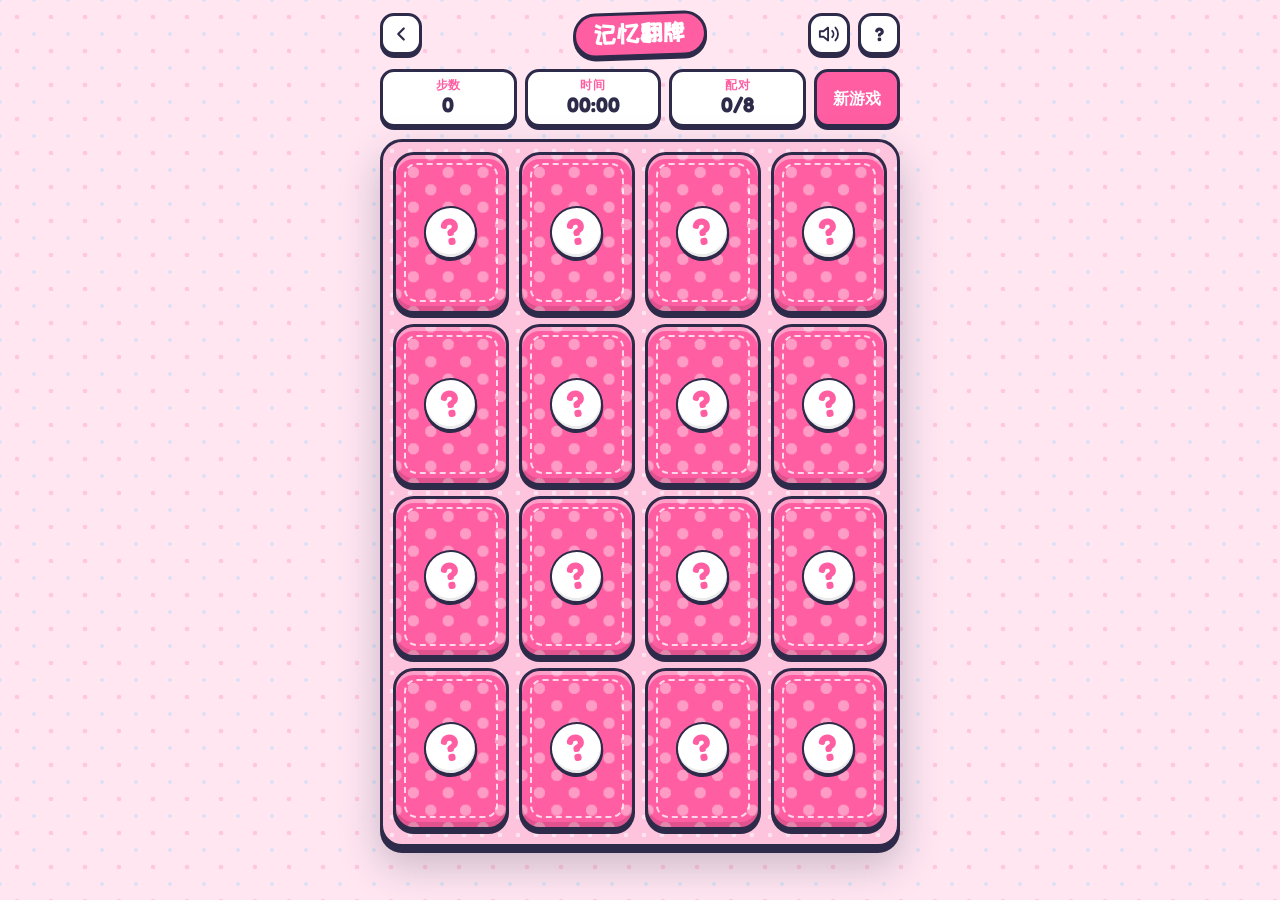
<file: games/memory/index.html>
<!DOCTYPE html>
<html lang="zh-CN">
<head>
  <meta charset="UTF-8">
  <meta name="viewport" content="width=device-width, initial-scale=1.0, viewport-fit=cover">
  <title>记忆翻牌 · 游戏来了</title>
  <meta name="description" content="在线玩记忆翻牌：翻开卡片，找出所有相同的图案。三种难度，步数越少星越多，自动保存进度。">
  <meta name="theme-color" content="#ffe6f1">
  <link rel="icon" href="data:image/svg+xml,%3Csvg xmlns='http://www.w3.org/2000/svg' viewBox='0 0 32 32'%3E%3Cg stroke='%232d2a4a' stroke-width='2.2' stroke-linejoin='round'%3E%3Crect x='2.5' y='6' width='15' height='20' rx='4' fill='%23ff5fa2' transform='rotate(-12 10 16)'/%3E%3Crect x='14.5' y='5' width='15' height='20' rx='4' fill='%23fff' transform='rotate(9 22 15)'/%3E%3Ccircle cx='21.8' cy='15' r='4.6' fill='%237cd3ff' stroke-width='1.8'/%3E%3C/g%3E%3Ccircle cx='9.6' cy='16' r='2.4' fill='%23fff'/%3E%3C/svg%3E">
  <link rel="preconnect" href="https://fonts.googleapis.com">
  <link rel="preconnect" href="https://fonts.gstatic.com" crossorigin>
  <link href="https://fonts.googleapis.com/css2?family=Fredoka:wght@500;600;700&family=ZCOOL+KuaiLe&display=swap" rel="stylesheet">
  <link rel="stylesheet" href="../../assets/site.css">
  <script src="../../assets/site.js"></script>
  <style>
    :root {
      --stage-max: 520px;
      --flip: 300ms;
      /* 牌桌（托盘） */
      --tray: #ffc4dd;
      --tray-dot: rgba(255, 255, 255, 0.55);
      /* 牌背 */
      --back: #ff5fa2;
      /* 牌面上的粉彩圆底，每对牌同色 */
      --p0: #ffd3e6;
      --p1: #cdeeff;
      --p2: #fff0a8;
      --p3: #d3f5c8;
      --p4: #e4d9ff;
      --p5: #ffdcc2;
      --p6: #c4f1ea;
    }
    @media (prefers-color-scheme: dark) {
      :root:not([data-theme="light"]) {
        --tray: #4a2c56;
        --tray-dot: rgba(255, 95, 162, 0.16);
        --p0: #ffb3d3;
        --p1: #a9defc;
        --p2: #ffe27a;
        --p3: #b4e9a3;
        --p4: #cbbcff;
        --p5: #ffc49b;
        --p6: #9fe6da;
      }
    }
    :root[data-theme="dark"] {
      --tray: #4a2c56;
      --tray-dot: rgba(255, 95, 162, 0.16);
      --p0: #ffb3d3;
      --p1: #a9defc;
      --p2: #ffe27a;
      --p3: #b4e9a3;
      --p4: #cbbcff;
      --p5: #ffc49b;
      --p6: #9fe6da;
    }

    /* 连击：骑在牌桌上沿正中的小徽章 */
    .combo-pop {
      position: absolute;
      left: 50%;
      top: -12px;
      z-index: 6;
      display: inline-flex;
      align-items: center;
      height: 26px;
      padding: 0 11px;
      border: 2.5px solid var(--ink);
      border-radius: 999px;
      background: var(--theme-2);
      color: #2d2a4a;
      box-shadow: 0 2px 0 var(--ink);
      font-size: 14px;
      font-weight: 700;
      line-height: 1;
      font-variant-numeric: tabular-nums;
      white-space: nowrap;
      pointer-events: none;
      transform: translateX(-50%);
      animation: combo 900ms cubic-bezier(.2, 1.4, .4, 1) forwards;
    }
    @keyframes combo {
      0% { transform: translateX(-50%) scale(.4) rotate(-8deg); opacity: 0; }
      22% { transform: translateX(-50%) scale(1.08) rotate(-4deg); opacity: 1; }
      34% { transform: translateX(-50%) scale(1) rotate(-4deg); }
      75% { transform: translateX(-50%) translateY(0) rotate(-4deg); opacity: 1; }
      100% { transform: translateX(-50%) translateY(-8px) rotate(-4deg); opacity: 0; }
    }
    #pairs-box.bump .stat-value { animation: bump 260ms ease-out; }
    @keyframes bump {
      40% { transform: scale(1.18); color: var(--good); }
    }
    .stat-value { transform-origin: center; }

    /* 新游戏弹窗：进行中的难度显示“继续”小标 */
    .choice > span:nth-child(2) { flex: 1; min-width: 0; }
    .choice small { font-variant-numeric: tabular-nums; }
    .choice small { white-space: nowrap; }
    .choice .tag {
      display: inline-block;
      margin-left: 6px;
      padding: 1px 7px;
      vertical-align: 2px;
      border: 2px solid var(--ink);
      border-radius: 999px;
      background: var(--theme-2);
      color: #2d2a4a;
      font-size: 12px;
      font-weight: 700;
      line-height: 1.3;
      transform: rotate(-3deg);
    }

    /* ---------- 牌桌：粗描边的粉色托盘 ---------- */
    .board {
      --cols: 4;
      --cw: 72px;
      --ch: 88px;
      --gap: 8px;
      --cb: 3px;            /* 卡片描边 */
      --lift: 4px;          /* 卡片实心投影 */
      position: relative;
      display: grid;
      grid-template-columns: repeat(var(--cols), var(--cw));
      grid-auto-rows: var(--ch);
      gap: var(--gap);
      width: max-content;
      margin: 0 auto;
      padding: var(--gap) var(--gap) calc(var(--gap) + var(--lift));
      border: var(--outline);
      border-radius: 22px;
      background-color: var(--tray);
      background-image: radial-gradient(var(--tray-dot) 2px, transparent 2.6px);
      background-size: 18px 18px;
      box-shadow: var(--shadow-lg);
      user-select: none;
      -webkit-user-select: none;
    }

    .card {
      position: relative;
      display: block;
      width: 100%;
      height: 100%;
      padding: 0;
      border: 0;
      border-radius: calc(var(--cw) * 0.18);
      background: none;
      perspective: 700px;
      cursor: pointer;
      touch-action: manipulation;
      outline: none;
      transition: transform .12s ease;
    }
    .card:focus-visible { outline: 3px solid var(--theme-2); outline-offset: 3px; z-index: 3; }
    .card.up, .card.matched { cursor: default; }
    @media (hover: hover) {
      .card:not(.up):not(.matched):hover { transform: translateY(-3px) rotate(-1.5deg); }
    }
    .card:not(.up):not(.matched):active { transform: translateY(2px); }

    .card-inner {
      position: absolute;
      inset: 0;
      transform-style: preserve-3d;
      /* 带一点回弹的 3D 翻转 */
      transition: transform var(--flip) cubic-bezier(.3, 1.35, .5, 1);
    }
    .card.up .card-inner,
    .card.matched .card-inner { transform: rotateY(180deg); }

    .face {
      position: absolute;
      inset: 0;
      display: grid;
      place-items: center;
      overflow: hidden;
      border: var(--cb) solid var(--ink);
      border-radius: calc(var(--cw) * 0.18);
      box-shadow: 0 var(--lift) 0 var(--ink);
      -webkit-backface-visibility: hidden;
      backface-visibility: hidden;
    }

    /* 牌背：粉色波点 + 白色缝线 + “?” 徽章 */
    .back {
      background-color: var(--back);
      background-image:
        radial-gradient(rgba(255, 255, 255, 0.38) 22%, transparent 24%),
        radial-gradient(rgba(255, 255, 255, 0.38) 22%, transparent 24%);
      background-size: calc(var(--cw) * 0.3) calc(var(--cw) * 0.3);
      background-position: 0 0, calc(var(--cw) * 0.15) calc(var(--cw) * 0.15);
      box-shadow:
        0 var(--lift) 0 var(--ink),
        inset 0 -5px 0 rgba(0, 0, 0, 0.12),
        inset 0 4px 0 rgba(255, 255, 255, 0.4);
    }
    .back::before {
      content: "";
      position: absolute;
      inset: calc(var(--cw) * 0.07);
      border: 2px dashed rgba(255, 255, 255, 0.75);
      border-radius: calc(var(--cw) * 0.11);
    }
    .mark {
      position: relative;
      display: grid;
      place-items: center;
      width: calc(var(--cw) * 0.46);
      height: calc(var(--cw) * 0.46);
      border: max(2px, calc(var(--cb) - 0.5px)) solid var(--ink);
      border-radius: 50%;
      background: #fff;
      box-shadow: 0 2px 0 var(--ink), inset 0 -3px 0 rgba(0, 0, 0, 0.08);
      color: var(--back);
      font-family: var(--font);
      font-weight: 700;
      font-size: calc(var(--cw) * 0.32);
      line-height: 1;
      transform: rotate(-10deg);
    }
    .mark::after { content: "?"; margin-top: calc(var(--cw) * -0.02); }

    /* 牌面：白卡 + 粉彩圆底 + 大号 emoji */
    .front {
      transform: rotateY(180deg);
      background: var(--surface);
      transition: border-color .2s ease, background-color .3s ease;
    }
    .pic {
      display: grid;
      place-items: center;
      width: calc(var(--cw) * 0.8);
      height: calc(var(--cw) * 0.8);
      border-radius: 50%;
      background: var(--pc, var(--p0));
      box-shadow: inset 0 -4px 0 rgba(0, 0, 0, 0.08);
      font-family: "Apple Color Emoji", "Segoe UI Emoji", "Noto Color Emoji", var(--font);
      font-size: var(--ef, 40px);
      line-height: 1;
      transition: opacity .3s ease, transform .3s ease;
    }
    .pc0 { --pc: var(--p0); } .pc1 { --pc: var(--p1); } .pc2 { --pc: var(--p2); }
    .pc3 { --pc: var(--p3); } .pc4 { --pc: var(--p4); } .pc5 { --pc: var(--p5); }
    .pc6 { --pc: var(--p6); }

    /* ✓ 徽章（配对后出现） */
    .ok {
      position: absolute;
      top: calc(var(--cw) * 0.04);
      right: calc(var(--cw) * 0.04);
      display: grid;
      place-items: center;
      width: max(16px, calc(var(--cw) * 0.27));
      height: max(16px, calc(var(--cw) * 0.27));
      border: 2px solid var(--ink);
      border-radius: 50%;
      background: var(--good);
      color: #fff;
      font-family: var(--font);
      font-weight: 700;
      font-size: max(10px, calc(var(--cw) * 0.16));
      line-height: 1;
      transform: scale(0);
      transition: transform .32s cubic-bezier(.2, 1.6, .4, 1);
    }

    /* 配对成功：绿色描边 + 星光 + 轻轻跳动，之后变淡并打勾 */
    .card.matched .front { border-color: var(--good); }
    .card.matched.done .front { background: var(--surface-2); transition-delay: .2s; }
    .card.matched.done .pic { opacity: 0.6; transform: scale(.92); transition-delay: .2s; }
    .card.matched.done .ok { transform: scale(1); transition-delay: .2s; }
    .card.just { z-index: 2; animation: bob 440ms ease-in-out calc(var(--flip) - 60ms); }
    @keyframes bob {
      0%, 100% { transform: translateY(0) scale(1); }
      30% { transform: translateY(-7px) scale(1.08) rotate(-3deg); }
      60% { transform: translateY(0) scale(.98) rotate(2deg); }
      80% { transform: translateY(-3px) scale(1.02); }
    }

    .burst {
      position: absolute;
      left: 50%;
      top: 50%;
      width: 0;
      height: 0;
      z-index: 4;
      pointer-events: none;
    }
    .burst::before {
      content: "";
      position: absolute;
      left: calc(var(--cw) * -0.5);
      top: calc(var(--cw) * -0.5);
      width: var(--cw);
      height: var(--cw);
      border: 3px solid var(--good);
      border-radius: 50%;
      opacity: 0;
      animation: ring 420ms ease-out calc(var(--flip) - 60ms);
    }
    .burst i {
      position: absolute;
      left: -6px;
      top: -6px;
      width: 14px;
      height: 14px;
      margin: -1px;
      background: #ffd23f;
      clip-path: polygon(50% 0, 62% 38%, 100% 50%, 62% 62%, 50% 100%, 38% 62%, 0 50%, 38% 38%);
      opacity: 0;
      animation: spark 500ms cubic-bezier(.2, .8, .3, 1) calc(var(--flip) - 60ms);
    }
    .burst i:nth-child(3n + 2) { background: var(--theme); }
    .burst i:nth-child(3n) { background: var(--theme-2); }
    .burst i:nth-child(1) { --a: 0deg; }
    .burst i:nth-child(2) { --a: 45deg; }
    .burst i:nth-child(3) { --a: 90deg; }
    .burst i:nth-child(4) { --a: 135deg; }
    .burst i:nth-child(5) { --a: 180deg; }
    .burst i:nth-child(6) { --a: 225deg; }
    .burst i:nth-child(7) { --a: 270deg; }
    .burst i:nth-child(8) { --a: 315deg; }
    @keyframes spark {
      0% { opacity: 1; transform: rotate(var(--a)) translateY(0) scale(.3); }
      70% { opacity: 1; }
      100% { opacity: 0; transform: rotate(var(--a)) translateY(calc(var(--ch) * -0.66)) scale(1.1) rotate(90deg); }
    }
    @keyframes ring {
      0% { opacity: .9; transform: scale(.3); }
      100% { opacity: 0; transform: scale(1.5); }
    }

    /* 配对失败：红色描边 + 摇晃 */
    .card.miss .front { border-color: var(--bad); background: color-mix(in srgb, var(--bad) 12%, var(--surface)); }
    .card.miss { animation: wobble 320ms ease calc(var(--flip) - 40ms); }
    @keyframes wobble {
      0%, 100% { transform: none; }
      20% { transform: translateX(-5px) rotate(-5deg); }
      40% { transform: translateX(5px) rotate(4deg); }
      60% { transform: translateX(-3px) rotate(-3deg); }
      80% { transform: translateX(2px) rotate(1deg); }
    }

    .board.instant .card-inner,
    .board.instant .front,
    .board.instant .pic,
    .board.instant .ok { transition: none; }

    /* ---------- 胜利卡片 ---------- */
    .stars {
      display: flex;
      align-items: center;
      justify-content: center;
      gap: 2px;
      margin: 0;
      min-height: 64px;
    }
    .star { display: block; width: 50px; height: 50px; animation: star-pop 360ms cubic-bezier(.2, 1.6, .4, 1) calc(380ms + var(--d) * 130ms) backwards; }
    .star:nth-child(2) { width: 64px; height: 64px; margin-top: -14px; }
    .star svg { display: block; width: 100%; height: 100%; overflow: visible; }
    .star path { fill: var(--surface-3); stroke: var(--ink); stroke-width: 2; stroke-linejoin: round; }
    .star.on path { fill: #ffd23f; }
    .star .shine { fill: none; stroke: rgba(255, 255, 255, 0.85); stroke-width: 1.8; stroke-linecap: round; }
    .star:not(.on) .shine { display: none; }
    @keyframes star-pop {
      0% { transform: scale(0) rotate(-40deg); opacity: 0; }
      100% { transform: none; opacity: 1; }
    }
    .overlay .rec {
      display: inline-block;
      margin-left: 6px;
      padding: 1px 8px;
      border: 2px solid var(--ink);
      border-radius: 999px;
      background: var(--good);
      color: #fff;
      font-size: 12px;
      font-weight: 700;
      vertical-align: 1px;
      transform: rotate(-3deg);
    }
    #win-text { font-size: 18px; font-weight: 700; color: var(--text); font-variant-numeric: tabular-nums; }
    #win .overlay-card { gap: 10px; padding-top: 20px; }
    #win .row { margin-top: 4px; }

    @media (max-width: 340px) {
      .stats { gap: 6px; }
      .stat { padding-left: 4px; padding-right: 4px; }
      .stat-value { font-size: 16px; }
      .stats .btns .btn { padding: 0 8px; }
    }

    @media (prefers-reduced-motion: reduce) {
      :root { --flip: 0ms; }
      .card-inner, .front, .pic, .ok { transition: none; }
      .burst { display: none; }
    }
  </style>
</head>
<body class="game-page" data-game="memory">
  <header class="gbar">
    <a class="icon-btn" href="../../" aria-label="返回游戏大厅" title="返回游戏大厅">
      <svg viewBox="0 0 24 24" fill="none" stroke="currentColor" stroke-width="2.4" stroke-linecap="round" stroke-linejoin="round"><path d="M15 18l-6-6 6-6"/></svg>
    </a>
    <h1 class="gbar-title">记忆翻牌</h1>
    <div class="gbar-actions">
      <button class="icon-btn sound-toggle" type="button" aria-label="关闭声音">
        <svg class="on" viewBox="0 0 24 24" fill="none" stroke="currentColor" stroke-width="2" stroke-linecap="round" stroke-linejoin="round"><path d="M11 5L6 9H2v6h4l5 4V5z"/><path d="M15.5 8.5a5 5 0 0 1 0 7M19 5a10 10 0 0 1 0 14"/></svg>
        <svg class="off" viewBox="0 0 24 24" fill="none" stroke="currentColor" stroke-width="2" stroke-linecap="round" stroke-linejoin="round"><path d="M11 5L6 9H2v6h4l5 4V5z"/><path d="M22 9l-6 6M16 9l6 6"/></svg>
      </button>
      <button class="icon-btn" type="button" data-open="help" aria-label="玩法说明" title="玩法说明">?</button>
    </div>
  </header>

  <main class="gmain">
    <div class="stats">
      <div class="stat"><span class="stat-label">步数</span><span class="stat-value" id="moves">0</span></div>
      <div class="stat"><span class="stat-label">时间</span><span class="stat-value" id="time">00:00</span></div>
      <div class="stat" id="pairs-box"><span class="stat-label">配对</span><span class="stat-value" id="pairs">0/8</span></div>
      <div class="btns">
        <button class="btn primary" type="button" id="new-game">新游戏</button>
      </div>
    </div>

    <div class="stage" id="stage">
      <div class="board" id="board" role="grid" aria-label="记忆翻牌牌桌">
        <div class="overlay" id="win" hidden>
          <div class="overlay-card">
            <h2>全部配对！</h2>
            <div class="stars" id="win-stars" role="img"></div>
            <p id="win-text"></p>
            <div class="row">
              <button class="btn primary" type="button" data-action="new">再来一局</button>
              <button class="btn" type="button" data-action="diff">换难度</button>
            </div>
          </div>
        </div>
      </div>
    </div>
    <span class="sr-only" id="live" aria-live="polite"></span>
  </main>

  <dialog class="sheet" id="newgame">
    <div class="sheet-head">
      <h2>新游戏</h2>
      <button class="icon-btn" type="button" data-close aria-label="关闭">✕</button>
    </div>
    <div class="sheet-body">
      <p class="sheet-label">难度</p>
      <div class="choices" id="diff-choices">
        <button class="choice" type="button" data-diff="easy"><span class="choice-icon">🐣</span><span><b>简单 4×4</b><small></small></span></button>
        <button class="choice" type="button" data-diff="normal"><span class="choice-icon">🐰</span><span><b>普通 4×5</b><small></small></span></button>
        <button class="choice" type="button" data-diff="hard"><span class="choice-icon">🦁</span><span><b>困难 6×6</b><small></small></span></button>
      </div>
    </div>
  </dialog>

  <dialog class="sheet" id="help">
    <div class="sheet-head">
      <h2>怎么玩</h2>
      <button class="icon-btn" type="button" data-close aria-label="关闭">✕</button>
    </div>
    <div class="sheet-body">
      <ul class="tips">
        <li><b>👆</b><span>每次翻两张，不同会翻回去。</span></li>
        <li><b>🎯</b><span>图案相同就<strong>配对成功</strong>。</span></li>
        <li><b>⭐</b><span>步数越少，星星越多。</span></li>
        <li><b>⌨️</b><span>方向键选牌，<kbd>Enter</kbd> 翻开。</span></li>
      </ul>
      <p style="margin:18px 0 0"><button class="btn block theme-toggle" type="button">
        <svg class="moon" viewBox="0 0 24 24" fill="none" stroke="currentColor" stroke-width="2" stroke-linecap="round" stroke-linejoin="round"><path d="M21 12.8A9 9 0 1 1 11.2 3a7 7 0 0 0 9.8 9.8z"/></svg>
        <svg class="sun" viewBox="0 0 24 24" fill="none" stroke="currentColor" stroke-width="2" stroke-linecap="round"><circle cx="12" cy="12" r="4"/><path d="M12 2v2M12 20v2M4.9 4.9l1.4 1.4M17.7 17.7l1.4 1.4M2 12h2M20 12h2M4.9 19.1l1.4-1.4M17.7 6.3l1.4-1.4"/></svg>
        切换深色 / 浅色
      </button></p>
    </div>
  </dialog>

  <script>
  (function () {
    'use strict';

    var DIFFS = {
      easy:   { cols: 4, rows: 4, name: '简单' },
      normal: { cols: 4, rows: 5, name: '普通' },
      hard:   { cols: 6, rows: 6, name: '困难' }
    };
    var ORDER = ['easy', 'normal', 'hard'];
    var POOL = [
      ['🍎', '苹果'], ['🍊', '橘子'], ['🍋', '柠檬'], ['🍉', '西瓜'], ['🍇', '葡萄'], ['🍓', '草莓'],
      ['🍑', '桃子'], ['🍒', '樱桃'], ['🥝', '猕猴桃'], ['🍍', '菠萝'], ['🥥', '椰子'], ['🥕', '胡萝卜'],
      ['🌽', '玉米'], ['🍄', '蘑菇'], ['🐶', '小狗'], ['🐱', '小猫'], ['🐼', '熊猫'], ['🦊', '狐狸'],
      ['🐸', '青蛙'], ['🐧', '企鹅'], ['🦁', '狮子'], ['🐯', '老虎'], ['🐰', '兔子'], ['🐨', '考拉'],
      ['🐷', '小猪'], ['🐵', '猴子'], ['🐙', '章鱼'], ['🦄', '独角兽'], ['🐝', '蜜蜂'], ['🦋', '蝴蝶'],
      ['🐢', '乌龟'], ['🐳', '鲸鱼']
    ];
    var PASTELS = 7;     // 牌面圆底颜色数（.pc0 ~ .pc6），同一对牌颜色相同
    var REDUCED = window.matchMedia('(prefers-reduced-motion: reduce)').matches;
    var FLIP_MS = REDUCED ? 0 : 300;
    var MISS_MS = 800;   // 不匹配时停留多久再翻回
    var KEY_DIFF = 'gzly.memory.diff';
    var KEY_BEST = 'gzly.memory.best';
    function stateKey(d) { return 'gzly.memory.state.' + d; }

    var store = window.Site.store;
    var sound = window.Site.sound;

    var boardEl = document.getElementById('board');
    var stageEl = document.getElementById('stage');
    var winEl = document.getElementById('win');
    var movesEl = document.getElementById('moves');
    var timeEl = document.getElementById('time');
    var pairsEl = document.getElementById('pairs');
    var pairsBox = document.getElementById('pairs-box');
    var liveEl = document.getElementById('live');
    var choiceBtns = document.querySelectorAll('#diff-choices .choice');

    var diff = DIFFS[store.get(KEY_DIFF, 'easy')] ? store.get(KEY_DIFF, 'easy') : 'easy';
    var bests = store.get(KEY_BEST, null);
    if (!bests || typeof bests !== 'object') bests = {};

    // 局面
    var deck = [];       // 每张牌对应 POOL 下标
    var matched = [];
    var up = [];         // 翻开但未配对的牌
    var moves = 0;
    var elapsed = 0;     // 毫秒
    var running = false;
    var won = false;
    var combo = 0;
    var rec = null;      // 本局是否破纪录 {moves, time}
    var pending = null;  // 不匹配后待翻回的两张
    var cards = [];
    var lastTick = performance.now();
    var shownSec = -1;

    window.Site.played('memory');

    function pairsTotal() { return deck.length / 2; }
    function pairsDone() {
      var n = 0;
      for (var i = 0; i < matched.length; i++) if (matched[i]) n++;
      return n / 2;
    }

    function shuffle(a) {
      for (var i = a.length - 1; i > 0; i--) {
        var j = Math.floor(Math.random() * (i + 1));
        var t = a[i]; a[i] = a[j]; a[j] = t;
      }
      return a;
    }

    // ---------- 渲染 ----------
    function buildBoard() {
      var cfg = DIFFS[diff];
      cards.forEach(function (c) { c.remove(); });
      cards = [];
      boardEl.style.setProperty('--cols', cfg.cols);
      boardEl.classList.add('instant');
      var frag = document.createDocumentFragment();
      for (var i = 0; i < deck.length; i++) {
        var b = document.createElement('button');
        b.type = 'button';
        b.className = 'card';
        b.setAttribute('data-i', i);
        b.setAttribute('role', 'gridcell');
        b.tabIndex = i === 0 ? 0 : -1;
        b.innerHTML = '<span class="card-inner" aria-hidden="true">' +
          '<span class="face back"><span class="mark"></span></span>' +
          '<span class="face front"><span class="pic pc' + (deck[i] % PASTELS) + '">' + POOL[deck[i]][0] + '</span>' +
          '<span class="ok">✓</span></span></span>';
        frag.appendChild(b);
        cards.push(b);
      }
      boardEl.insertBefore(frag, winEl);
      for (var k = 0; k < deck.length; k++) paintCard(k);
      layout();
      void boardEl.offsetWidth;
      requestAnimationFrame(function () { boardEl.classList.remove('instant'); });
    }

    function paintCard(i) {
      var el = cards[i];
      var cfg = DIFFS[diff];
      var isUp = up.indexOf(i) !== -1;
      el.classList.toggle('up', isUp);
      el.classList.toggle('matched', !!matched[i]);
      el.classList.toggle('done', !!matched[i]);
      var pos = '第' + (Math.floor(i / cfg.cols) + 1) + '行第' + (i % cfg.cols + 1) + '张';
      var name = POOL[deck[i]][1];
      el.setAttribute('aria-label', matched[i] ? pos + '，' + name + '，已配对' : isUp ? pos + '，' + name : pos + '，未翻开');
    }

    function retrigger(el, cls) {
      el.classList.remove(cls);
      void el.offsetWidth;
      el.classList.add(cls);
    }

    function updateStats() {
      movesEl.textContent = moves;
      pairsEl.textContent = pairsDone() + '/' + pairsTotal();
      renderTime(true);
    }

    function renderTime(force) {
      var s = Math.floor(elapsed / 1000);
      if (s === shownSec && !force) return;
      shownSec = s;
      timeEl.textContent = window.Site.formatTime(s);
    }

    // 新游戏弹窗：当前难度高亮，副标题显示各难度最佳成绩，未完成的其他难度标“继续”
    function updateChoices() {
      for (var i = 0; i < choiceBtns.length; i++) {
        var btn = choiceBtns[i];
        var d = btn.getAttribute('data-diff');
        var cfg = DIFFS[d];
        var b = bests[d];
        var parts = [];
        if (b && b.moves) parts.push('最少 ' + b.moves + ' 步');
        if (b && typeof b.time === 'number') parts.push('最快 ' + window.Site.formatTime(b.time));
        btn.querySelector('small').textContent = parts.length ? parts.join(' · ') : cfg.cols * cfg.rows / 2 + ' 对牌';
        btn.setAttribute('aria-pressed', d === diff ? 'true' : 'false');
        var old = btn.querySelector('.tag');
        if (old) old.remove();
        if (d !== diff) {
          var sv = store.get(stateKey(d), null);
          if (isValid(sv, d) && !sv.won && (sv.moves > 0 || sv.up.length > 0)) {
            var tag = document.createElement('span');
            tag.className = 'tag';
            tag.textContent = '继续';
            btn.querySelector('b').appendChild(tag);
          }
        }
      }
    }

    function openNewGame() {
      updateChoices();
      window.Site.openDialog('newgame');
    }

    function updateHomeStat() {
      for (var i = ORDER.length - 1; i >= 0; i--) {
        var b = bests[ORDER[i]];
        if (b && b.moves) {
          window.Site.setHomeStat('memory', DIFFS[ORDER[i]].name + ' ' + b.moves + ' 步');
          return;
        }
      }
    }

    function starCount(m, n) {
      if (m <= Math.ceil(n * 1.5) + 1) return 3;
      if (m <= Math.ceil(n * 2.25)) return 2;
      return 1;
    }

    function showWin() {
      winEl.hidden = !won;
      if (!won) return;
      var n = pairsTotal();
      var s = starCount(moves, n);
      var stars = '';
      for (var i = 0; i < 3; i++) {
        stars += '<span class="star' + (i < s ? ' on' : '') + '" style="--d:' + i + '"><svg viewBox="0 0 24 24">' +
          '<path d="M12 2.2l2.95 6.1 6.7.95-4.85 4.7 1.15 6.65L12 17.45l-5.95 3.15 1.15-6.65-4.85-4.7 6.7-.95z"/>' +
          '<path class="shine" d="M8.3 9.6l1.6-.25"/></svg></span>';
      }
      var starsEl = document.getElementById('win-stars');
      starsEl.innerHTML = stars;
      starsEl.setAttribute('aria-label', s + ' 颗星');
      var sec = Math.floor(elapsed / 1000);
      var textEl = document.getElementById('win-text');
      textEl.textContent = moves + ' 步 · ' + window.Site.formatTime(sec);
      if (rec && (rec.moves || rec.time)) {
        var tag = document.createElement('span');
        tag.className = 'rec';
        tag.textContent = '新纪录';
        textEl.appendChild(tag);
      }
    }

    // 根据可用空间计算卡片尺寸，保证整页不滚动
    function layout() {
      var cfg = DIFFS[diff];
      var bodyStyle = getComputedStyle(document.body);
      var bottom = parseFloat(bodyStyle.paddingBottom) || 16;
      boardEl.style.setProperty('--cols', cfg.cols);
      var top = stageEl.getBoundingClientRect().top + window.scrollY;
      var availW = stageEl.clientWidth;
      var availH = Math.max(200, window.innerHeight - top - bottom);
      var ratio = 1.16;    // 最矮的牌（高/宽）
      var tall = 1.4;      // 有富余高度时最高拉到扑克牌比例
      var gap = cfg.cols >= 6 ? 6 : 8;
      var cw = 0, h1 = 0;
      var BORDER = 3, LIFT = 4, SHADOW = 6; // 托盘描边、卡片投影、托盘投影
      for (var pass = 0; pass < 2; pass++) {
        var pad = 2 * (gap + BORDER);
        var w1 = (availW - pad - (cfg.cols - 1) * gap) / cfg.cols;
        h1 = (availH - pad - LIFT - SHADOW - (cfg.rows - 1) * gap) / cfg.rows;
        cw = Math.floor(Math.max(28, Math.min(w1, h1 / ratio, 124)));
        if (cw >= 88 && gap < 10) gap = 10;
        else break;
      }
      var ch = Math.max(Math.floor(cw * ratio), Math.floor(Math.min(cw * tall, h1)));
      boardEl.style.setProperty('--cw', cw + 'px');
      boardEl.style.setProperty('--ch', ch + 'px');
      boardEl.style.setProperty('--gap', gap + 'px');
      boardEl.style.setProperty('--ef', Math.round(cw * 0.5) + 'px');
      boardEl.style.setProperty('--cb', cw < 56 ? '2.5px' : '3px');
      boardEl.style.setProperty('--lift', cw < 56 ? '3px' : '4px');
    }

    function announce(text) { liveEl.textContent = text; }

    // ---------- 存档 ----------
    function save() {
      // 存档时不保留“待翻回”的两张
      store.set(stateKey(diff), {
        deck: deck,
        matched: matched,
        up: up.length === 1 ? up.slice() : [],
        moves: moves,
        elapsed: Math.round(elapsed),
        won: won,
        combo: up.length === 2 ? 0 : combo,
        rec: rec
      });
    }

    function isValid(s, d) {
      var n = DIFFS[d].cols * DIFFS[d].rows;
      if (!s || !Array.isArray(s.deck) || s.deck.length !== n) return false;
      if (!Array.isArray(s.matched) || s.matched.length !== n) return false;
      var count = {};
      for (var i = 0; i < n; i++) {
        var v = s.deck[i];
        if (typeof v !== 'number' || v < 0 || v >= POOL.length || v % 1) return false;
        count[v] = (count[v] || 0) + 1;
      }
      for (var k in count) if (count[k] !== 2) return false;
      for (var j = 0; j < n; j++) {
        if (s.matched[j]) {
          var other = s.deck.indexOf(s.deck[j]) === j ? s.deck.lastIndexOf(s.deck[j]) : s.deck.indexOf(s.deck[j]);
          if (!s.matched[other]) return false;
        }
      }
      if (!Array.isArray(s.up) || s.up.length > 1) return false;
      if (s.up.length && (typeof s.up[0] !== 'number' || s.up[0] < 0 || s.up[0] >= n || s.matched[s.up[0]])) return false;
      if (typeof s.moves !== 'number' || s.moves < 0 || typeof s.elapsed !== 'number' || s.elapsed < 0) return false;
      return true;
    }

    function load(s) {
      deck = s.deck.slice();
      matched = s.matched.map(Boolean);
      up = s.up.slice();
      moves = s.moves;
      elapsed = s.elapsed;
      won = !!s.won && matched.every(Boolean);
      combo = s.combo || 0;
      rec = s.rec || null;
      running = false; // 下次翻牌时继续计时
    }

    // ---------- 规则 ----------
    function newGame() {
      clearPending(false);
      var cfg = DIFFS[diff];
      var n = cfg.cols * cfg.rows / 2;
      var picks = shuffle(POOL.map(function (_, i) { return i; })).slice(0, n);
      deck = shuffle(picks.concat(picks));
      matched = deck.map(function () { return false; });
      up = [];
      moves = 0;
      elapsed = 0;
      running = false;
      won = false;
      combo = 0;
      rec = null;
      buildBoard();
      updateStats();
      showWin();
      save();
    }

    function clearPending(repaint) {
      if (!pending) return;
      var p = pending;
      pending = null;
      clearTimeout(p.timer);
      up = up.filter(function (i) { return p.cards.indexOf(i) === -1; });
      p.cards.forEach(function (i) {
        cards[i] && cards[i].classList.remove('miss');
        if (repaint && cards[i]) paintCard(i);
      });
    }

    function flip(i) {
      if (won || i < 0 || i >= deck.length) return;
      if (pending) clearPending(true); // 等待翻回时又点了牌：立刻翻回，再处理这次点击
      if (matched[i] || up.indexOf(i) !== -1) return;

      if (!running) { running = true; lastTick = performance.now(); }
      up.push(i);
      cards[i].classList.remove('just', 'miss');
      paintCard(i);
      sound('flip');

      if (up.length === 2) {
        var a = up[0];
        var b = up[1];
        moves++;
        if (deck[a] === deck[b]) {
          matched[a] = matched[b] = true;
          up = [];
          combo++;
          setTimeout(function () { retrigger(pairsBox, 'bump'); }, Math.min(FLIP_MS, 200));
          [a, b].forEach(function (k) {
            paintCard(k);
            cards[k].classList.remove('done');
            retrigger(cards[k], 'just');
            sparkle(cards[k]);
            setTimeout(function () { if (matched[k]) cards[k].classList.add('done'); }, FLIP_MS + 200);
          });
          setTimeout(function () { sound('match'); }, Math.min(FLIP_MS, 200));
          if (combo >= 2) showCombo();
          announce(POOL[deck[a]][1] + '，配对成功');
          if (pairsDone() === pairsTotal()) finish();
        } else {
          combo = 0;
          cards[a].classList.remove('just');
          retrigger(cards[a], 'miss');
          retrigger(cards[b], 'miss');
          setTimeout(function () { sound('error'); }, Math.min(FLIP_MS, 250));
          pending = { cards: [a, b], timer: setTimeout(function () { clearPending(true); }, MISS_MS + FLIP_MS) };
          announce('不一样');
        }
      }
      updateStats();
      save();
    }

    // 配对成功的星光
    function sparkle(card) {
      if (REDUCED) return;
      var old = card.querySelector('.burst');
      if (old) old.remove();
      var el = document.createElement('span');
      el.className = 'burst';
      el.setAttribute('aria-hidden', 'true');
      el.innerHTML = '<i></i><i></i><i></i><i></i><i></i><i></i><i></i><i></i>';
      card.appendChild(el);
      setTimeout(function () { el.remove(); }, FLIP_MS + 520);
    }

    function showCombo() {
      if (REDUCED) return;
      var old = stageEl.querySelector('.combo-pop');
      if (old) old.remove();
      var el = document.createElement('span');
      el.className = 'combo-pop';
      el.setAttribute('aria-hidden', 'true');
      el.textContent = '连击 ×' + combo;
      stageEl.appendChild(el);
      setTimeout(function () { el.remove(); }, 950);
    }

    function finish() {
      tick();
      running = false;
      won = true;
      var sec = Math.floor(elapsed / 1000);
      var b = bests[diff] || {};
      rec = { moves: !b.moves || moves < b.moves, time: !b.time && b.time !== 0 || sec < b.time };
      if (rec.moves) b.moves = moves;
      if (rec.time) b.time = sec;
      bests[diff] = b;
      store.set(KEY_BEST, bests);
      updateHomeStat();
      announce('全部配对！' + moves + ' 步');
      setTimeout(function () {
        if (!won) return;
        sound('win');
        showWin();
        var btn = winEl.querySelector('[data-action="new"]');
        if (btn) btn.focus({ preventScroll: true });
      }, FLIP_MS + 380);
    }

    // 从新游戏弹窗选难度：选当前难度 = 重新开一局；选其他难度 = 继续它的存档（没有则新开）
    function pickDiff(d) {
      if (!DIFFS[d]) return;
      window.Site.closeDialog('newgame');
      sound('start');
      if (d === diff) newGame();
      else setDiff(d);
      announce(DIFFS[diff].name + '，' + (moves ? '继续上一局' : '新游戏'));
    }

    function setDiff(d) {
      if (!DIFFS[d] || d === diff) return;
      if (pending) clearPending(true);
      tick();
      save();
      diff = d;
      store.set(KEY_DIFF, diff);
      var s = store.get(stateKey(diff), null);
      if (isValid(s, diff) && !s.won) {
        load(s);
        buildBoard();
        updateStats();
        showWin();
      } else {
        newGame();
      }
    }

    // ---------- 计时 ----------
    function tick() {
      var now = performance.now();
      // 弹窗打开时暂停计时
      if (running && !document.hidden && !document.querySelector('dialog[open]')) {
        elapsed += now - lastTick;
        renderTime(false);
      }
      lastTick = now;
    }
    setInterval(tick, 250);

    document.addEventListener('visibilitychange', function () {
      if (document.hidden) {
        tick();
        save();
      } else {
        lastTick = performance.now();
      }
    });
    window.addEventListener('pagehide', function () { tick(); save(); });

    // ---------- 操作 ----------
    boardEl.addEventListener('click', function (e) {
      var action = e.target.closest('[data-action]');
      if (action) {
        var act = action.getAttribute('data-action');
        if (act === 'new') { sound('start'); newGame(); }
        else if (act === 'diff') openNewGame();
        return;
      }
      var card = e.target.closest('.card');
      if (!card) return;
      flip(+card.getAttribute('data-i'));
    });

    // 方向键在牌之间移动焦点
    boardEl.addEventListener('keydown', function (e) {
      var card = e.target.closest && e.target.closest('.card');
      if (!card) return;
      var cols = DIFFS[diff].cols;
      var i = +card.getAttribute('data-i');
      var j = i;
      if (e.key === 'ArrowLeft') j = i - 1;
      else if (e.key === 'ArrowRight') j = i + 1;
      else if (e.key === 'ArrowUp') j = i - cols;
      else if (e.key === 'ArrowDown') j = i + cols;
      else if (e.key === 'Home') j = 0;
      else if (e.key === 'End') j = cards.length - 1;
      else return;
      e.preventDefault();
      if (j < 0 || j >= cards.length) return;
      card.tabIndex = -1;
      cards[j].tabIndex = 0;
      cards[j].focus();
    });
    boardEl.addEventListener('focusin', function (e) {
      var card = e.target.closest && e.target.closest('.card');
      if (!card) return;
      cards.forEach(function (c) { c.tabIndex = c === card ? 0 : -1; });
    });

    document.getElementById('new-game').addEventListener('click', openNewGame);
    document.getElementById('diff-choices').addEventListener('click', function (e) {
      var b = e.target.closest('button[data-diff]');
      if (b) pickDiff(b.getAttribute('data-diff'));
    });

    var resizeRaf = 0;
    window.addEventListener('resize', function () {
      cancelAnimationFrame(resizeRaf);
      resizeRaf = requestAnimationFrame(layout);
    });
    if (document.fonts && document.fonts.ready) document.fonts.ready.then(layout);

    // ---------- 启动 ----------
    updateHomeStat();
    var saved = store.get(stateKey(diff), null);
    if (isValid(saved, diff)) {
      load(saved);
      buildBoard();
      updateStats();
      showWin();
    } else {
      newGame();
    }
  })();
  </script>
</body>
</html>
</file>
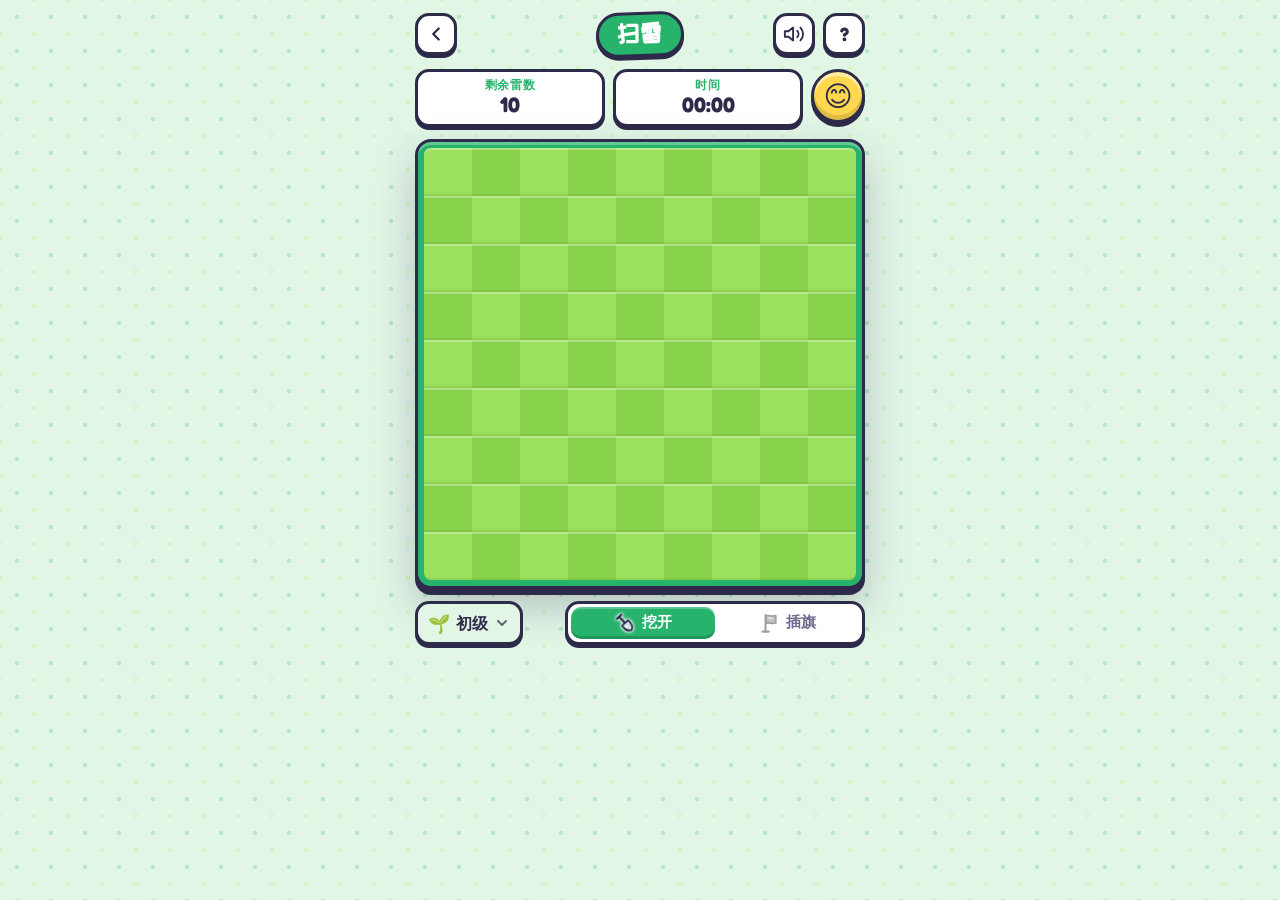
<file: games/minesweeper/index.html>
<!DOCTYPE html>
<html lang="zh-CN">
<head>
  <meta charset="UTF-8">
  <meta name="viewport" content="width=device-width, initial-scale=1.0, viewport-fit=cover">
  <title>扫雷 · 游戏来了</title>
  <meta name="description" content="在线玩扫雷：初级、中级、高级三种难度，第一下必定安全。支持右键插旗、手机长按插旗和双击开雷，自动保存进度。">
  <meta name="theme-color" content="#e2f6e6">
  <link rel="icon" href="data:image/svg+xml,%3Csvg xmlns='http://www.w3.org/2000/svg' viewBox='0 0 32 32'%3E%3Crect x='1.5' y='1.5' width='29' height='29' rx='8' fill='%2327b36b' stroke='%232d2a4a' stroke-width='3'/%3E%3Cpath d='M20 12.5c1.2-2.3 3-3.3 4.8-2.6' fill='none' stroke='%232d2a4a' stroke-width='2.2' stroke-linecap='round'/%3E%3Ccircle cx='15' cy='18' r='7.8' fill='%232d2a4a'/%3E%3Ccircle cx='12.2' cy='15.2' r='2.1' fill='white'/%3E%3Ccircle cx='25.2' cy='9.4' r='2.2' fill='%23ffd23f'/%3E%3C/svg%3E">
  <link rel="preconnect" href="https://fonts.googleapis.com">
  <link rel="preconnect" href="https://fonts.gstatic.com" crossorigin>
  <link href="https://fonts.googleapis.com/css2?family=Fredoka:wght@500;600;700&family=ZCOOL+KuaiLe&display=swap" rel="stylesheet">
  <link rel="stylesheet" href="../../assets/site.css">
  <script src="../../assets/site.js"></script>
  <style>
    :root {
      --stage-max: 560px;
      /* 草地（未挖开）两种绿交替，沙地（已挖开）两种米色交替 */
      --frame: #27b36b;
      --g1: #9be15d;
      --g2: #88d34a;
      --s1: #fbe6b8;
      --s2: #f2d8a2;
      --n1: #2f7bff;
      --n2: #1f9d4a;
      --n3: #ff3b4a;
      --n4: #8a4dff;
      --n5: #ff8a1f;
      --n6: #12b5b0;
      --n7: #2d2a4a;
      --n8: #9a96b3;
      --num-ink: #2d2a4a;
      --flag-svg: url("data:image/svg+xml,%3Csvg xmlns='http://www.w3.org/2000/svg' viewBox='0 0 32 32'%3E%3Cpath d='M6.5 28.5h9' stroke='%232d2a4a' stroke-width='3' stroke-linecap='round'/%3E%3Cpath d='M11 28V4.5' stroke='%232d2a4a' stroke-width='3' stroke-linecap='round'/%3E%3Cpath d='M12 5.6c4.2-2 7.6 1.8 14-.3v10.8c-6.4 2.1-9.8-1.7-14 .3z' fill='%23ff4d5e' stroke='%232d2a4a' stroke-width='2.4' stroke-linejoin='round'/%3E%3Cpath d='M14.6 8.8c2.4-.8 4.3.4 6.6.4' fill='none' stroke='%23fff' stroke-opacity='.8' stroke-width='1.8' stroke-linecap='round'/%3E%3C/svg%3E");
      --bomb-svg: url("data:image/svg+xml,%3Csvg xmlns='http://www.w3.org/2000/svg' viewBox='0 0 32 32'%3E%3Cpath d='M21.5 10c1.6-3 4-4.4 6.3-3.4' fill='none' stroke='%232d2a4a' stroke-width='2.4' stroke-linecap='round'/%3E%3Crect x='17.4' y='7.6' width='6' height='5.4' rx='1.4' transform='rotate(40 20.4 10.3)' fill='%232d2a4a'/%3E%3Ccircle cx='14.5' cy='18.5' r='10.2' fill='%232d2a4a'/%3E%3Cellipse cx='10.6' cy='14.4' rx='2.4' ry='3.3' transform='rotate(40 10.6 14.4)' fill='%23fff' fill-opacity='.92'/%3E%3Ccircle cx='8.9' cy='19.6' r='1.2' fill='%23fff' fill-opacity='.5'/%3E%3Cpath d='M28 2.6l1 2.2 2.2 1-2.2 1-1 2.2-1-2.2-2.2-1 2.2-1z' fill='%23ffd23f' stroke='%23ff8a3d' stroke-width='.9' stroke-linejoin='round'/%3E%3C/svg%3E");
      --burst-svg: url("data:image/svg+xml,%3Csvg xmlns='http://www.w3.org/2000/svg' viewBox='0 0 32 32'%3E%3Cpolygon points='16.0 0.5 18.8 7.4 25.1 3.5 23.3 10.7 30.7 11.2 25.0 16.0 30.7 20.8 23.3 21.3 25.1 28.5 18.8 24.6 16.0 31.5 13.2 24.6 6.9 28.5 8.7 21.3 1.3 20.8 7.0 16.0 1.3 11.2 8.7 10.7 6.9 3.5 13.2 7.4' fill='%23ffd23f' stroke='%232d2a4a' stroke-width='1.4' stroke-linejoin='round'/%3E%3C/svg%3E");
      --cross-svg: url("data:image/svg+xml,%3Csvg xmlns='http://www.w3.org/2000/svg' viewBox='0 0 32 32'%3E%3Cpath d='M7 7l18 18M25 7L7 25' stroke='%232d2a4a' stroke-width='7.5' stroke-linecap='round'/%3E%3Cpath d='M7 7l18 18M25 7L7 25' stroke='%23ff4d5e' stroke-width='3.8' stroke-linecap='round'/%3E%3C/svg%3E");
    }
    /* site.css 的 --bg 在 :root 上就解析成了首页的米色，这里按本游戏主题重新取值（深色规则优先级更高，不受影响） */
    body { --bg: var(--theme-soft); }
    /* 深色：草更深，沙地变成柔和的泥土色 */
    @media (prefers-color-scheme: dark) {
      :root:not([data-theme="light"]) {
        --frame: #1f8a55;
        --g1: #66b83a;
        --g2: #59a831;
        --s1: #6e5641;
        --s2: #644d39;
        --n1: #6eaaff; --n2: #5fe08a; --n3: #ff6b78; --n4: #bb8fff;
        --n5: #ffa24d; --n6: #3fe0d6; --n7: #f4f1ff; --n8: #c3bfd8;
        --num-ink: #1a1626;
      }
    }
    :root[data-theme="dark"] {
      --frame: #1f8a55;
      --g1: #66b83a;
      --g2: #59a831;
      --s1: #6e5641;
      --s2: #644d39;
      --n1: #6eaaff; --n2: #5fe08a; --n3: #ff6b78; --n4: #bb8fff;
      --n5: #ffa24d; --n6: #3fe0d6; --n7: #f4f1ff; --n8: #c3bfd8;
      --num-ink: #1a1626;
    }

    /* 重开：圆滚滚的太阳脸按钮 */
    .stats .btns .face {
      width: 54px;
      height: 54px;
      padding: 0;
      border-radius: 50%;
      background: #ffd84d;
      font-size: 28px;
      line-height: 1;
      box-shadow: var(--pop), inset 0 -5px 0 rgba(0, 0, 0, 0.12), inset 0 4px 0 rgba(255, 255, 255, 0.5);
      transition: transform .12s cubic-bezier(.2, 1.4, .4, 1), box-shadow .08s ease, background-color .2s ease;
    }
    .stats .btns .face:hover { filter: none; transform: rotate(-8deg) scale(1.04); }
    .stats .btns .face:active { transform: translateY(4px); box-shadow: 0 0 0 var(--ink), inset 0 -3px 0 rgba(0, 0, 0, 0.12); }
    .stats .btns .face[data-state="lost"] { background: #ff8f8f; }
    .stats .btns .face[data-state="won"] { background: var(--theme-2); }

    /* 唯一的操作行：难度标签 + 挖开/插旗开关；高级棋盘很长时吸附在屏幕底部 */
    .ctrl {
      position: sticky;
      bottom: calc(10px + env(safe-area-inset-bottom));
      z-index: 6;
      display: flex;
      align-items: center;
      gap: 8px;
    }
    .ctrl .chip {
      height: 44px;
      padding: 0 12px 0 10px;
      gap: 6px;
      border: var(--outline);
      border-radius: 14px;
      box-shadow: var(--pop-sm);
      font-size: 16px;
      touch-action: manipulation;
      transition: transform .08s ease, box-shadow .08s ease, filter .15s ease;
    }
    .ctrl .chip:hover { filter: brightness(0.97); }
    .ctrl .chip:active { transform: translateY(3px); box-shadow: 0 0 0 var(--ink); }
    .ctrl .chip:focus-visible { outline: 3px solid var(--theme); outline-offset: 3px; }
    .chip-icon { font-size: 18px; line-height: 1; }
    .chip svg { width: 16px; height: 16px; margin-right: -2px; opacity: .7; }
    :root[data-theme="dark"] .ctrl .chip { background: var(--surface-2); color: var(--text); }
    @media (prefers-color-scheme: dark) {
      :root:not([data-theme="light"]) .ctrl .chip { background: var(--surface-2); color: var(--text); }
    }

    /* 挖开 / 插旗：一个两档拨动开关，滑块指示当前模式 */
    .btn.mode {
      flex: 1;
      max-width: 300px;
      margin-left: auto;
      display: grid;
      grid-template-columns: 1fr 1fr;
      gap: 0;
      padding: 3px;
      border-radius: 14px;
      touch-action: manipulation;
    }
    .btn.mode:hover { filter: none; }
    .mode .knob {
      position: absolute;
      top: 3px;
      bottom: 3px;
      left: 3px;
      width: calc(50% - 3px);
      border-radius: 10px;
      background: var(--theme);
      box-shadow: inset 0 -3px 0 rgba(0, 0, 0, 0.16), inset 0 2px 0 rgba(255, 255, 255, 0.25);
      transition: transform .2s cubic-bezier(.3, 1.3, .5, 1), background-color .2s ease;
    }
    .mode.is-flag .knob { transform: translateX(100%); background: var(--bad); }
    .mode .opt {
      position: relative;
      display: flex;
      align-items: center;
      justify-content: center;
      gap: 6px;
      height: 100%;
      color: var(--text-dim);
      font-size: 15px;
      transition: color .2s ease;
    }
    .mode .opt i {
      flex: none;
      width: 22px;
      height: 22px;
      background: center / contain no-repeat;
      opacity: .45;
      filter: grayscale(1);
      transition: opacity .2s ease, filter .2s ease, transform .25s cubic-bezier(.2, 1.5, .4, 1);
    }
    .mode .opt.dig i { background-image: url("data:image/svg+xml,%3Csvg xmlns='http://www.w3.org/2000/svg' viewBox='0 0 32 32'%3E%3Cg transform='rotate(-35 16 16)'%3E%3Cpath d='M16 17V4.5M12 4.5h8' stroke='%232d2a4a' stroke-width='3' stroke-linecap='round'/%3E%3Cpath d='M10.5 16h11v5.2c0 3.6-2.6 6.4-5.5 7.8-2.9-1.4-5.5-4.2-5.5-7.8z' fill='%23d9e2ee' stroke='%232d2a4a' stroke-width='2.4' stroke-linejoin='round'/%3E%3Cpath d='M13.4 19v2.4' stroke='%23fff' stroke-width='1.8' stroke-linecap='round'/%3E%3C/g%3E%3C/svg%3E"); }
    .mode .opt.flag i { background-image: var(--flag-svg); }
    :root[data-theme="dark"] .mode .opt i { filter: grayscale(1) invert(.85); opacity: .6; }
    @media (prefers-color-scheme: dark) {
      :root:not([data-theme="light"]) .mode .opt i { filter: grayscale(1) invert(.85); opacity: .6; }
    }
    .mode:not(.is-flag) .opt.dig,
    .mode.is-flag .opt.flag { color: #fff; }
    .mode:not(.is-flag) .opt.dig i,
    .mode.is-flag .opt.flag i {
      opacity: 1;
      filter: drop-shadow(0 0 1.5px #fff) drop-shadow(0 0 1px #fff);
      transform: rotate(-8deg) scale(1.08);
    }

    /* 新游戏弹窗：其他难度有未完成的局时显示“继续” */
    .choice > span:nth-child(2) { flex: 1; min-width: 0; }
    .choice small { font-variant-numeric: tabular-nums; }
    .choice .resume {
      flex: none;
      padding: 2px 9px;
      border: 2px solid var(--ink);
      border-radius: 999px;
      background: var(--theme-2);
      color: #2d2a4a;
      font-size: 12px;
      font-weight: 700;
    }

    .stage { display: flex; justify-content: center; }
    .board-wrap { position: relative; }

    /* 棋盘：粗描边的草地，格子尺寸由脚本按屏幕计算 */
    .board {
      --cell: 30px;
      --pad: 6px;
      --in-r: calc(16px - var(--pad) - 3px);
      position: relative;
      display: grid;
      grid-auto-rows: var(--cell);
      padding: var(--pad);
      border: var(--outline);
      border-radius: 16px;
      background: var(--frame);
      box-shadow: var(--shadow-lg), inset 0 3px 0 rgba(255, 255, 255, 0.28);
      touch-action: manipulation;
      user-select: none;
      -webkit-user-select: none;
      -webkit-touch-callout: none;
      outline: none;
    }
    .board.thump { animation: thump 280ms cubic-bezier(.2, 1.4, .4, 1); }
    .board.shake { animation: shake 420ms ease; }
    @keyframes thump { 0% { transform: scale(.985); } 100% { transform: none; } }
    @keyframes shake {
      0%, 100% { transform: none; }
      20% { transform: translate(-5px, 2px) rotate(-.6deg); }
      40% { transform: translate(5px, -2px) rotate(.6deg); }
      60% { transform: translate(-3px, 1px); }
      80% { transform: translate(2px, 0); }
    }

    .c {
      --up: var(--g1);
      --dn: var(--s1);
      display: grid;
      place-items: center;
      position: relative;
      background: var(--up);
      box-shadow: inset 0 2px 0 rgba(255, 255, 255, 0.3), inset 0 -2px 0 rgba(0, 0, 0, 0.06);
      font-size: calc(var(--cell) * 0.64);
      font-weight: 700;
      line-height: 1;
      font-variant-numeric: tabular-nums;
      cursor: pointer;
    }
    .c[data-a] { --up: var(--g2); --dn: var(--s2); }
    .c[data-k="tl"] { border-top-left-radius: var(--in-r); }
    .c[data-k="tr"] { border-top-right-radius: var(--in-r); }
    .c[data-k="bl"] { border-bottom-left-radius: var(--in-r); }
    .c[data-k="br"] { border-bottom-right-radius: var(--in-r); }
    @media (hover: hover) {
      .c:not(.o):hover { filter: brightness(1.1) saturate(1.1); }
    }
    .c.press, .c.peek { background: var(--dn); box-shadow: inset 0 3px 0 rgba(0, 0, 0, 0.12); }
    .c.o { background: var(--dn); box-shadow: none; cursor: default; }

    /* 数字：糖果色 + 细描边 */
    .c.o[class*=" n"] {
      -webkit-text-stroke: max(1px, calc(var(--cell) * 0.045)) var(--num-ink);
      paint-order: stroke fill;
      text-shadow: 0 max(1px, calc(var(--cell) * 0.05)) 0 var(--num-ink);
    }
    .c.n1 { color: var(--n1); }
    .c.n2 { color: var(--n2); }
    .c.n3 { color: var(--n3); }
    .c.n4 { color: var(--n4); }
    .c.n5 { color: var(--n5); }
    .c.n6 { color: var(--n6); }
    .c.n7 { color: var(--n7); }
    .c.n8 { color: var(--n8); }

    /* 小旗、地雷、爆炸、插错 */
    .c.f::before,
    .c.m::before {
      content: "";
      position: absolute;
      inset: 9%;
      background: var(--flag-svg) center / contain no-repeat;
      z-index: 1;
    }
    .c.f::before { animation: flag-in 300ms cubic-bezier(.2, 1.6, .4, 1); transform-origin: 35% 90%; }
    .c.m::before { background-image: var(--bomb-svg); inset: 8%; animation: bomb-in 280ms cubic-bezier(.2, 1.5, .4, 1); }
    /* 翻出的雷：格子微微泛红；深色泥地上给炸弹一圈浅色描边，免得糊进背景 */
    .c.m { background: color-mix(in srgb, var(--dn) 82%, #ff4d5e); }
    :root[data-theme="dark"] .c.m::before { filter: drop-shadow(0 0 1px rgba(255, 255, 255, .7)); }
    @media (prefers-color-scheme: dark) {
      :root:not([data-theme="light"]) .c.m::before { filter: drop-shadow(0 0 1px rgba(255, 255, 255, .7)); }
    }
    .c.boom {
      z-index: 2;
      background: var(--burst-svg) center / 118% no-repeat, #ff4d5e;
      box-shadow: inset 0 0 0 2px var(--ink);
    }
    .c.boom::before { animation: boom 520ms cubic-bezier(.2, 1.6, .4, 1); }
    .c.wrong::after {
      content: "";
      position: absolute;
      inset: 10%;
      z-index: 2;
      background: var(--cross-svg) center / contain no-repeat;
    }
    @keyframes flag-in {
      0% { transform: translateY(40%) scale(.2) rotate(-25deg); opacity: 0; }
      100% { transform: none; opacity: 1; }
    }
    @keyframes bomb-in { from { transform: scale(.3); opacity: 0; } to { transform: none; opacity: 1; } }
    @keyframes boom {
      0% { transform: scale(.2); }
      45% { transform: scale(1.45) rotate(-12deg); }
      100% { transform: none; }
    }

    /* 挖开：小弹跳；大面积洪水填充只让棋盘整体弹一下 */
    .c.o.pop { animation: dig-pop 220ms cubic-bezier(.2, 1.5, .4, 1); }
    @keyframes dig-pop { from { transform: scale(.55); opacity: .4; } to { transform: none; opacity: 1; } }

    /* 结果卡片 */
    .overlay { border-radius: 16px; }
    .ov-icon {
      width: 64px;
      height: 64px;
      margin: -2px 0 -4px;
      border: var(--outline);
      border-radius: 50%;
      background: var(--flag-svg) 58% 50% / 66% no-repeat, var(--theme-2);
      box-shadow: var(--pop-sm), inset 0 -5px 0 rgba(0, 0, 0, 0.12), inset 0 4px 0 rgba(255, 255, 255, 0.45);
      animation: ov-bob 1.6s ease-in-out 500ms infinite;
    }
    .overlay.lose .ov-icon { background: var(--bomb-svg) center / 70% no-repeat, #ff8f8f; }
    .overlay.lose h2 { color: var(--bad); }
    #ov-text { font-variant-numeric: tabular-nums; }
    .rec {
      display: inline-block;
      margin-left: 6px;
      padding: 1px 9px 2px;
      border: 2px solid var(--ink);
      border-radius: 999px;
      background: var(--theme-2);
      color: #2d2a4a;
      font-size: 13px;
      vertical-align: 1px;
    }
    @keyframes ov-bob { 0%, 100% { transform: none; } 50% { transform: translateY(-4px) rotate(-6deg); } }
    /* 高级棋盘很高时，让结果卡片停在屏幕中间 */
    .board-wrap.tall .overlay { place-content: start center; }
    .board-wrap.tall .overlay-card {
      position: sticky;
      top: calc(50vh - 130px);
      margin: 20vh 0;
    }

    @media (max-width: 340px) {
      #newgame .sheet-body { padding: 14px 14px 16px; }
      #newgame .choice { gap: 10px; padding: 10px 12px; }
      #newgame .choice small { font-size: 12px; }
    }
    @media (max-width: 360px) {
      .ctrl .chip { padding: 0 10px 0 8px; font-size: 15px; gap: 4px; }
      .mode .opt { gap: 4px; font-size: 14px; }
      .mode .opt i { width: 20px; height: 20px; }
    }
    @media (prefers-reduced-motion: reduce) {
      .c.o.pop, .c.f::before, .c.m::before, .board.thump, .board.shake, .ov-icon { animation: none; }
    }
  </style>
</head>
<body class="game-page" data-game="minesweeper">
  <header class="gbar">
    <a class="icon-btn" href="../../" aria-label="返回游戏大厅" title="返回游戏大厅">
      <svg viewBox="0 0 24 24" fill="none" stroke="currentColor" stroke-width="2.4" stroke-linecap="round" stroke-linejoin="round"><path d="M15 18l-6-6 6-6"/></svg>
    </a>
    <h1 class="gbar-title">扫雷</h1>
    <div class="gbar-actions">
      <button class="icon-btn sound-toggle" type="button" aria-label="关闭声音">
        <svg class="on" viewBox="0 0 24 24" fill="none" stroke="currentColor" stroke-width="2" stroke-linecap="round" stroke-linejoin="round"><path d="M11 5L6 9H2v6h4l5 4V5z"/><path d="M15.5 8.5a5 5 0 0 1 0 7M19 5a10 10 0 0 1 0 14"/></svg>
        <svg class="off" viewBox="0 0 24 24" fill="none" stroke="currentColor" stroke-width="2" stroke-linecap="round" stroke-linejoin="round"><path d="M11 5L6 9H2v6h4l5 4V5z"/><path d="M22 9l-6 6M16 9l6 6"/></svg>
      </button>
      <button class="icon-btn" type="button" data-open="help" aria-label="玩法说明" title="玩法说明">?</button>
    </div>
  </header>

  <main class="gmain">
    <div class="stats">
      <div class="stat"><span class="stat-label">剩余雷数</span><span class="stat-value" id="left">10</span></div>
      <div class="stat"><span class="stat-label">时间</span><span class="stat-value" id="time">00:00</span></div>
      <div class="btns">
        <button class="btn face" type="button" id="face" title="重新开始 (N)" aria-label="重新开始">😊</button>
      </div>
    </div>

    <div class="stage" id="stage">
      <div class="board-wrap" id="wrap">
        <div class="board" id="board" aria-label="扫雷棋盘"></div>

        <div class="overlay" id="over" hidden>
          <div class="overlay-card">
            <div class="ov-icon" aria-hidden="true"></div>
            <h2 id="ov-title">踩雷了</h2>
            <p id="ov-text"></p>
            <div class="row">
              <button class="btn" type="button" data-action="peek">看看棋盘</button>
              <button class="btn primary" type="button" data-action="new">再来一局</button>
            </div>
          </div>
        </div>
      </div>
    </div>

    <div class="ctrl" id="ctrl">
      <button class="chip" type="button" id="diff" data-open="newgame" aria-haspopup="dialog" title="换难度 / 新游戏">
        <span class="chip-icon" id="diff-icon" aria-hidden="true">🌱</span><span id="diff-name">初级</span>
        <svg viewBox="0 0 24 24" fill="none" stroke="currentColor" stroke-width="3" stroke-linecap="round" stroke-linejoin="round" aria-hidden="true"><path d="M6 9l6 6 6-6"/></svg>
      </button>
      <button class="btn mode" type="button" id="mode" aria-pressed="false" aria-label="插旗模式" title="切换挖开 / 插旗 (F)">
        <span class="knob" aria-hidden="true"></span>
        <span class="opt dig"><i aria-hidden="true"></i>挖开</span>
        <span class="opt flag"><i aria-hidden="true"></i>插旗</span>
      </button>
    </div>
  </main>

  <dialog class="sheet" id="newgame">
    <div class="sheet-head">
      <h2>新游戏</h2>
      <button class="icon-btn" type="button" data-close aria-label="关闭">✕</button>
    </div>
    <div class="sheet-body">
      <p class="sheet-label">难度</p>
      <div class="choices" id="choices">
        <button class="choice" type="button" data-diff="easy"><span class="choice-icon">🌱</span><span><b>初级</b><small></small></span></button>
        <button class="choice" type="button" data-diff="medium"><span class="choice-icon">🍀</span><span><b>中级</b><small></small></span></button>
        <button class="choice" type="button" data-diff="hard"><span class="choice-icon">💣</span><span><b>高级</b><small></small></span></button>
      </div>
    </div>
  </dialog>

  <dialog class="sheet" id="help">
    <div class="sheet-head">
      <h2>怎么玩</h2>
      <button class="icon-btn" type="button" data-close aria-label="关闭">✕</button>
    </div>
    <div class="sheet-body">
      <ul class="tips">
        <li><b>👆</b><span>点格子挖开，数字 = 周围 8 格里的雷数。</span></li>
        <li><b>🚩</b><span><strong>右键</strong>或<strong>长按</strong>插旗，也可切到插旗模式点按。</span></li>
        <li><b>⚡</b><span>点旗数已够的数字，自动挖开周围。</span></li>
        <li><b>🍀</b><span>第一下必定安全，挖开所有非雷格即胜。</span></li>
      </ul>
      <p style="margin:18px 0 0"><button class="btn block theme-toggle" type="button">
        <svg class="moon" viewBox="0 0 24 24" fill="none" stroke="currentColor" stroke-width="2" stroke-linecap="round" stroke-linejoin="round"><path d="M21 12.8A9 9 0 1 1 11.2 3a7 7 0 0 0 9.8 9.8z"/></svg>
        <svg class="sun" viewBox="0 0 24 24" fill="none" stroke="currentColor" stroke-width="2" stroke-linecap="round"><circle cx="12" cy="12" r="4"/><path d="M12 2v2M12 20v2M4.9 4.9l1.4 1.4M17.7 17.7l1.4 1.4M2 12h2M20 12h2M4.9 19.1l1.4-1.4M17.7 6.3l1.4-1.4"/></svg>
        切换深色 / 浅色
      </button></p>
    </div>
  </dialog>

  <script>
  (function () {
    'use strict';

    // 高级为竖版 30 行 × 16 列，宽屏时转置显示
    var DIFFS = {
      easy:   { name: '初级', icon: '🌱', size: '9×9',   rows: 9,  cols: 9,  mines: 10 },
      medium: { name: '中级', icon: '🍀', size: '16×16', rows: 16, cols: 16, mines: 40 },
      hard:   { name: '高级', icon: '💣', size: '30×16', rows: 30, cols: 16, mines: 99 }
    };
    var P = 'gzly.minesweeper.';
    var LONG_MS = 350;
    var MOVE_TOL = 10;
    var store = window.Site.store;
    var sound = window.Site.sound;
    var fmt = window.Site.formatTime;

    var boardEl = document.getElementById('board');
    var wrapEl = document.getElementById('wrap');
    var stageEl = document.getElementById('stage');
    var leftEl = document.getElementById('left');
    var timeEl = document.getElementById('time');
    var faceEl = document.getElementById('face');
    var modeEl = document.getElementById('mode');
    var ctrlEl = document.getElementById('ctrl');
    var choicesEl = document.getElementById('choices');
    var overEl = document.getElementById('over');

    // 游戏状态
    var diff = 'easy';
    var R, C, N, M;
    var mines = null;   // Uint8Array，首次挖开前为 null
    var adj;            // 周围雷数
    var st;             // 0 未开 1 已开 2 插旗
    var status;         // ready / playing / won / lost
    var exploded = -1;
    var flags = 0;
    var opened = 0;
    var elapsed = 0;
    var clockStart = 0;
    var clockTimer = null;
    var resumeOnShow = false;
    var overTimer = null;
    var mode = store.get(P + 'mode', 'dig') === 'flag' ? 'flag' : 'dig';
    var best = store.get(P + 'best', {}) || {};

    var els = [];       // els[逻辑下标] = 格子元素
    var painted = [];
    var rotated = false;
    var builtKey = '';

    window.Site.played('minesweeper');

    function around(i, fn) {
      var r = (i / C) | 0;
      var c = i % C;
      for (var dr = -1; dr <= 1; dr++) {
        for (var dc = -1; dc <= 1; dc++) {
          if (!dr && !dc) continue;
          var rr = r + dr;
          var cc = c + dc;
          if (rr >= 0 && rr < R && cc >= 0 && cc < C) fn(rr * C + cc);
        }
      }
    }

    function isOver() { return status === 'won' || status === 'lost'; }

    function setDiff(d) {
      diff = d;
      R = DIFFS[d].rows;
      C = DIFFS[d].cols;
      N = R * C;
      M = DIFFS[d].mines;
    }

    function computeAdj() {
      adj = new Uint8Array(N);
      if (!mines) return;
      for (var i = 0; i < N; i++) {
        if (!mines[i]) continue;
        around(i, function (j) { adj[j]++; });
      }
    }

    // 首次挖开：点击格及其周围 8 格都不放雷
    function placeMines(safe) {
      var banned = {};
      banned[safe] = 1;
      around(safe, function (j) { banned[j] = 1; });
      var pool = [];
      for (var i = 0; i < N; i++) if (!banned[i]) pool.push(i);
      mines = new Uint8Array(N);
      for (var k = 0; k < M; k++) {
        var p = k + Math.floor(Math.random() * (pool.length - k));
        var t = pool[k]; pool[k] = pool[p]; pool[p] = t;
        mines[pool[k]] = 1;
      }
      computeAdj();
    }

    // ---------- 计时 ----------
    function curElapsed() {
      return elapsed + (clockTimer ? (performance.now() - clockStart) / 1000 : 0);
    }
    function startClock() {
      if (clockTimer || status !== 'playing' || document.hidden) return;
      clockStart = performance.now();
      clockTimer = setInterval(showTime, 250);
    }
    function stopClock() {
      if (!clockTimer) return;
      elapsed = curElapsed();
      clearInterval(clockTimer);
      clockTimer = null;
    }
    function showTime() { timeEl.textContent = fmt(curElapsed()); }

    // ---------- 存档 ----------
    function save() {
      store.set(P + 'diff', diff);
      store.set(P + 'game.' + diff, {
        mines: mines ? Array.prototype.join.call(mines, '') : '',
        st: Array.prototype.join.call(st, ''),
        status: status,
        exploded: exploded,
        elapsed: curElapsed()
      });
    }

    function restore(d) {
      var s = store.get(P + 'game.' + d, null);
      setDiff(d);
      if (!s || typeof s.st !== 'string' || s.st.length !== N || !/^[012]+$/.test(s.st)) return false;
      if (['ready', 'playing', 'won', 'lost'].indexOf(s.status) < 0) return false;
      var m = null;
      if (s.status !== 'ready') {
        if (typeof s.mines !== 'string' || s.mines.length !== N || !/^[01]+$/.test(s.mines)) return false;
        m = new Uint8Array(N);
        var count = 0;
        for (var i = 0; i < N; i++) { m[i] = s.mines.charCodeAt(i) - 48; count += m[i]; }
        if (count !== M) return false;
      }
      mines = m;
      st = new Uint8Array(N);
      flags = 0;
      opened = 0;
      for (var j = 0; j < N; j++) {
        st[j] = s.st.charCodeAt(j) - 48;
        if (st[j] === 2) flags++;
        else if (st[j] === 1) opened++;
      }
      computeAdj();
      status = s.status;
      exploded = typeof s.exploded === 'number' ? s.exploded : -1;
      elapsed = Math.max(0, +s.elapsed || 0);
      return true;
    }

    // ---------- 渲染 ----------
    function build() {
      var dr = rotated ? C : R;
      var dc = rotated ? R : C;
      boardEl.textContent = '';
      boardEl.style.gridTemplateColumns = 'repeat(' + dc + ', var(--cell))';
      els = new Array(N);
      painted = new Array(N);
      var frag = document.createDocumentFragment();
      for (var r = 0; r < dr; r++) {
        for (var c = 0; c < dc; c++) {
          var i = rotated ? c * C + r : r * C + c;
          var el = document.createElement('div');
          el.className = 'c';
          el.setAttribute('data-i', i);
          // 棋盘格配色与四角圆角（属性不受 className 重绘影响）
          if ((r + c) & 1) el.setAttribute('data-a', '');
          if ((r === 0 || r === dr - 1) && (c === 0 || c === dc - 1)) {
            el.setAttribute('data-k', (r ? 'b' : 't') + (c ? 'r' : 'l'));
          }
          els[i] = el;
          frag.appendChild(el);
        }
      }
      boardEl.appendChild(frag);
    }

    // 小旗、地雷由 CSS 画出（.f / .m）
    var POP_MAX = 40;
    function bump(cls) {
      boardEl.classList.remove('thump', 'shake');
      void boardEl.offsetWidth;
      boardEl.classList.add(cls);
    }

    function render(popped) {
      var pops = [];
      var boom = false;
      for (var i = 0; i < N; i++) {
        var s = st[i];
        var cls = 'c';
        var txt = '';
        if (s === 1) {
          cls += ' o';
          if (adj[i]) { cls += ' n' + adj[i]; txt = adj[i]; }
        } else if (status === 'lost' && mines[i] && s !== 2) {
          cls += ' o m' + (i === exploded ? ' boom' : '');
        } else if (s === 2) {
          cls += ' f';
          if (status === 'lost' && !mines[i]) cls += ' wrong';
        }
        var key = cls + '|' + txt;
        if (painted[i] !== key) {
          var el = els[i];
          if (popped && s === 1 && painted[i] !== undefined) pops.push(el);
          if (i === exploded && painted[i] !== undefined) boom = true;
          el.className = cls;
          el.textContent = txt;
          painted[i] = key;
        }
      }
      // 少量格子逐个弹出；大片洪水填充只让棋盘整体弹一下，保证手机流畅
      if (pops.length && pops.length <= POP_MAX) {
        for (var k = 0; k < pops.length; k++) pops[k].classList.add('pop');
      } else if (pops.length) {
        bump('thump');
      }
      if (boom) bump('shake');
      leftEl.textContent = M - flags;
      showTime();
      faceEl.textContent = status === 'lost' ? '😵' : status === 'won' ? '😎' : '😊';
      faceEl.setAttribute('data-state', status);
    }

    function renderControls() {
      document.getElementById('diff-icon').textContent = DIFFS[diff].icon;
      document.getElementById('diff-name').textContent = DIFFS[diff].name;
      modeEl.classList.toggle('is-flag', mode === 'flag');
      modeEl.setAttribute('aria-pressed', mode === 'flag' ? 'true' : 'false');
    }

    // 新游戏弹窗：当前难度高亮，显示最快纪录；其他难度有未完成的局时标“继续”
    function renderChoices() {
      var btns = choicesEl.querySelectorAll('.choice');
      for (var i = 0; i < btns.length; i++) {
        var d = btns[i].getAttribute('data-diff');
        var info = DIFFS[d];
        btns[i].setAttribute('aria-pressed', d === diff ? 'true' : 'false');
        btns[i].querySelector('small').textContent = info.size + ' · ' + info.mines + ' 雷' + (best[d] ? ' · 最快 ' + fmt(best[d]) : '');
        var s = d === diff ? null : store.get(P + 'game.' + d, null);
        var tag = btns[i].querySelector('.resume');
        var resumable = !!(s && s.status === 'playing' && typeof s.st === 'string' && s.st.length === info.rows * info.cols);
        if (resumable && !tag) {
          tag = document.createElement('span');
          tag.className = 'resume';
          tag.textContent = '继续';
          btns[i].appendChild(tag);
        } else if (!resumable && tag) {
          tag.remove();
        }
      }
    }

    // 按屏幕计算格子大小；宽屏的高级局横过来；主区宽度跟随棋盘，让各行边缘对齐
    function layout() {
      var wantRot = diff === 'hard' && window.innerWidth >= 720 && window.innerWidth > window.innerHeight;
      var cap = wantRot ? 980 : diff === 'easy' ? 460 : 560;
      document.documentElement.style.setProperty('--stage-max', cap + 'px');
      var key = diff + (wantRot ? 'r' : '');
      if (key !== builtKey) {
        rotated = wantRot;
        builtKey = key;
        build();
        render();
      }
      var dr = rotated ? C : R;
      var dc = rotated ? R : C;
      // 格子无缝拼接；外框 = 描边 BW + 草地边 pad，底部还有 6px 实心投影
      var BW = 3;
      var W = stageEl.clientWidth;
      var pad = W / dc < 30 ? 4 : 6;
      var edge = (pad + BW) * 2;
      var byW = (W - edge) / dc;
      var top = stageEl.getBoundingClientRect().top + window.scrollY;
      // 棋盘下方：12px 间距 + 操作行 + 页面底边距
      var H = window.innerHeight - top - 12 - ctrlEl.offsetHeight - 22;
      var byH = (H - edge) / dr;
      var cell = (diff === 'hard' && !rotated) ? byW : Math.min(byW, Math.max(byH, 22));
      cell = Math.max(14, Math.min(cell, 48));
      cell = Math.floor(cell * 4) / 4;
      boardEl.style.setProperty('--cell', cell + 'px');
      boardEl.style.setProperty('--pad', pad + 'px');
      var boardH = dr * cell + edge;
      var boardW = dc * cell + edge;
      document.documentElement.style.setProperty('--stage-max', Math.min(cap, Math.max(340, Math.ceil(boardW))) + 'px');
      wrapEl.classList.toggle('tall', boardH > window.innerHeight * 0.8);
    }

    // ---------- 结果层 ----------
    function hideOverlay() {
      clearTimeout(overTimer);
      overEl.hidden = true;
    }

    function showOverlay(delay) {
      clearTimeout(overTimer);
      if (!isOver()) { overEl.hidden = true; return; }
      var won = status === 'won';
      overEl.classList.toggle('lose', !won);
      document.getElementById('ov-title').textContent = won ? '胜利！' : '踩雷了';
      var text;
      var rec = false;
      if (won) {
        var b = best[diff];
        rec = !!b && elapsed <= b + 0.001;
        text = '用时 ' + fmt(elapsed) + (rec ? '' : ' · 最快 ' + fmt(b));
      } else {
        var safeTotal = N - M;
        text = '完成 ' + Math.floor(opened / safeTotal * 100) + '%';
      }
      var textEl = document.getElementById('ov-text');
      textEl.textContent = text;
      if (won && rec) {
        var badge = document.createElement('span');
        badge.className = 'rec';
        badge.textContent = '新纪录';
        textEl.appendChild(badge);
      }
      if (delay) {
        overEl.hidden = true;
        overTimer = setTimeout(function () { overEl.hidden = false; }, delay);
      } else {
        overEl.hidden = false;
      }
    }

    function updateHomeStat() {
      var order = ['hard', 'medium', 'easy'];
      for (var i = 0; i < order.length; i++) {
        var b = best[order[i]];
        if (b) { window.Site.setHomeStat('minesweeper', DIFFS[order[i]].name + ' ' + fmt(b)); return; }
      }
    }

    // ---------- 规则 ----------
    function flood(i) {
      var stack = [i];
      while (stack.length) {
        var k = stack.pop();
        if (st[k] !== 0) continue;
        st[k] = 1;
        opened++;
        if (adj[k] === 0) {
          around(k, function (j) { if (st[j] === 0) stack.push(j); });
        }
      }
    }

    function afterMove() {
      if (opened === N - M) { win(); return; }
      render(true);
      save();
    }

    function dig(i) {
      if (isOver() || st[i] !== 0) return false;
      if (status === 'ready') {
        placeMines(i);
        status = 'playing';
      }
      startClock();
      if (mines[i]) { lose(i); return true; }
      flood(i);
      sound('reveal');
      afterMove();
      return true;
    }

    function chord(i) {
      if (isOver() || st[i] !== 1 || !adj[i]) return false;
      var f = 0;
      var hidden = [];
      around(i, function (j) {
        if (st[j] === 2) f++;
        else if (st[j] === 0) hidden.push(j);
      });
      if (!hidden.length) return false;
      if (f !== adj[i]) {
        // 旗数不够：闪一下周围的格子
        hidden.forEach(function (j) { els[j].classList.add('peek'); });
        setTimeout(function () { hidden.forEach(function (j) { els[j].classList.remove('peek'); }); }, 160);
        return false;
      }
      startClock();
      var hit = -1;
      hidden.forEach(function (j) {
        if (mines[j]) { if (hit < 0) hit = j; }
        else flood(j);
      });
      if (hit >= 0) { lose(hit); return true; }
      sound('reveal');
      afterMove();
      return true;
    }

    function toggleFlag(i) {
      if (isOver() || st[i] === 1) return false;
      st[i] = st[i] === 2 ? 0 : 2;
      flags += st[i] === 2 ? 1 : -1;
      startClock();
      sound(st[i] === 2 ? 'flag' : 'click');
      render();
      save();
      return true;
    }

    function lose(i) {
      status = 'lost';
      exploded = i;
      stopClock();
      sound('boom');
      window.Site.vibrate(40);
      render();
      save();
      showOverlay(700);
    }

    function win() {
      status = 'won';
      stopClock();
      for (var i = 0; i < N; i++) if (mines[i]) st[i] = 2;
      flags = M;
      if (!best[diff] || elapsed < best[diff]) {
        best[diff] = elapsed;
        store.set(P + 'best', best);
      }
      updateHomeStat();
      sound('win');
      render(true);
      save();
      showOverlay(400);
    }

    function resetState() {
      mines = null;
      st = new Uint8Array(N);
      adj = new Uint8Array(N);
      status = 'ready';
      exploded = -1;
      flags = 0;
      opened = 0;
      elapsed = 0;
    }

    function newGame() {
      stopClock();
      resumeOnShow = false;
      hideOverlay();
      resetState();
      render();
      save();
    }

    function switchDiff(d) {
      if (d === diff || !DIFFS[d]) return;
      stopClock();
      resumeOnShow = false;
      save();
      hideOverlay();
      // 有未完成的局就接着玩，否则开新局
      if (!(restore(d) && !isOver())) { setDiff(d); resetState(); }
      renderControls();
      layout();
      render();
      save();
    }

    // 按当前模式执行：kind = 'dig' | 'flag'
    function act(i, kind) {
      if (isOver()) return false;
      if (kind === 'flag') return toggleFlag(i);
      if (st[i] === 1) return chord(i);
      return dig(i);
    }

    function tap(i) {
      if (st[i] === 1) chord(i);
      else act(i, mode);
    }

    // ---------- 输入 ----------
    var press = null;

    function cancelPress() {
      if (!press) return;
      clearTimeout(press.timer);
      press.el.classList.remove('press');
      press = null;
      if (!isOver()) faceEl.textContent = '😊';
    }

    boardEl.addEventListener('pointerdown', function (e) {
      var el = e.target.closest('.c');
      if (!el) return;
      var i = +el.getAttribute('data-i');
      if (e.pointerType === 'mouse' && e.button === 2) {
        e.preventDefault();
        cancelPress();
        act(i, 'flag');
        return;
      }
      if (e.button !== 0) return;
      cancelPress();
      press = { i: i, el: el, id: e.pointerId, x: e.clientX, y: e.clientY, long: false };
      if (!isOver() && st[i] !== 1) {
        if (st[i] === 0 && mode === 'dig') el.classList.add('press');
        faceEl.textContent = '😮';
      }
      if (e.pointerType !== 'mouse') {
        var p = press;
        p.timer = setTimeout(function () {
          if (press !== p) return;
          p.long = true;
          el.classList.remove('press');
          if (act(i, mode === 'dig' ? 'flag' : 'dig')) window.Site.vibrate(15);
          if (!isOver()) faceEl.textContent = '😊';
        }, LONG_MS);
      }
    });

    boardEl.addEventListener('pointermove', function (e) {
      if (!press || e.pointerId !== press.id) return;
      if (Math.abs(e.clientX - press.x) > MOVE_TOL || Math.abs(e.clientY - press.y) > MOVE_TOL) cancelPress();
    });

    boardEl.addEventListener('pointerup', function (e) {
      if (!press || e.pointerId !== press.id) return;
      var p = press;
      cancelPress();
      if (!p.long) tap(p.i);
    });
    boardEl.addEventListener('pointercancel', cancelPress);
    boardEl.addEventListener('pointerleave', function (e) { if (e.pointerType === 'mouse') cancelPress(); });
    boardEl.addEventListener('contextmenu', function (e) { e.preventDefault(); });

    function toggleMode() {
      mode = mode === 'dig' ? 'flag' : 'dig';
      store.set(P + 'mode', mode);
      sound('select');
      renderControls();
    }

    function restart() {
      sound('start');
      newGame();
    }

    modeEl.addEventListener('click', toggleMode);
    faceEl.addEventListener('click', restart);
    // 打开新游戏弹窗前刷新选项（[data-open] 由 site.js 处理）
    document.getElementById('diff').addEventListener('click', function () {
      if (clockTimer) save();
      renderChoices();
    });
    // 选当前难度 = 重开；选其他难度 = 切换（有未完成的局就接着玩）
    choicesEl.addEventListener('click', function (e) {
      var b = e.target.closest('.choice');
      if (!b) return;
      var d = b.getAttribute('data-diff');
      window.Site.closeDialog('newgame');
      if (d === diff) restart();
      else { sound('start'); switchDiff(d); }
    });
    overEl.addEventListener('click', function (e) {
      var b = e.target.closest('[data-action]');
      if (!b) return;
      if (b.getAttribute('data-action') === 'new') restart();
      else hideOverlay();
    });

    document.addEventListener('keydown', function (e) {
      if (document.querySelector('dialog[open]')) return;
      if (e.ctrlKey || e.metaKey || e.altKey) return;
      var k = e.key.toLowerCase();
      if (k === 'f') toggleMode();
      else if (k === 'n' || e.key === 'F2') { e.preventDefault(); restart(); }
    });

    // 切到后台暂停计时
    document.addEventListener('visibilitychange', function () {
      if (document.hidden) {
        if (clockTimer) { stopClock(); resumeOnShow = true; }
        save();
      } else if (resumeOnShow) {
        resumeOnShow = false;
        startClock();
      }
    });
    window.addEventListener('pagehide', save);

    var resizeTimer = null;
    window.addEventListener('resize', function () {
      clearTimeout(resizeTimer);
      resizeTimer = setTimeout(layout, 60);
    });

    // ---------- 启动 ----------
    var savedDiff = store.get(P + 'diff', 'easy');
    if (!DIFFS[savedDiff]) savedDiff = 'easy';
    // 恢复的局不自动计时，下一次操作时继续
    if (!restore(savedDiff)) { setDiff(savedDiff); resetState(); }
    renderControls();
    layout();
    render();
    save();
    showOverlay(0);
    updateHomeStat();
    if (document.fonts && document.fonts.ready) document.fonts.ready.then(layout);
  })();
  </script>
</body>
</html>
</file>
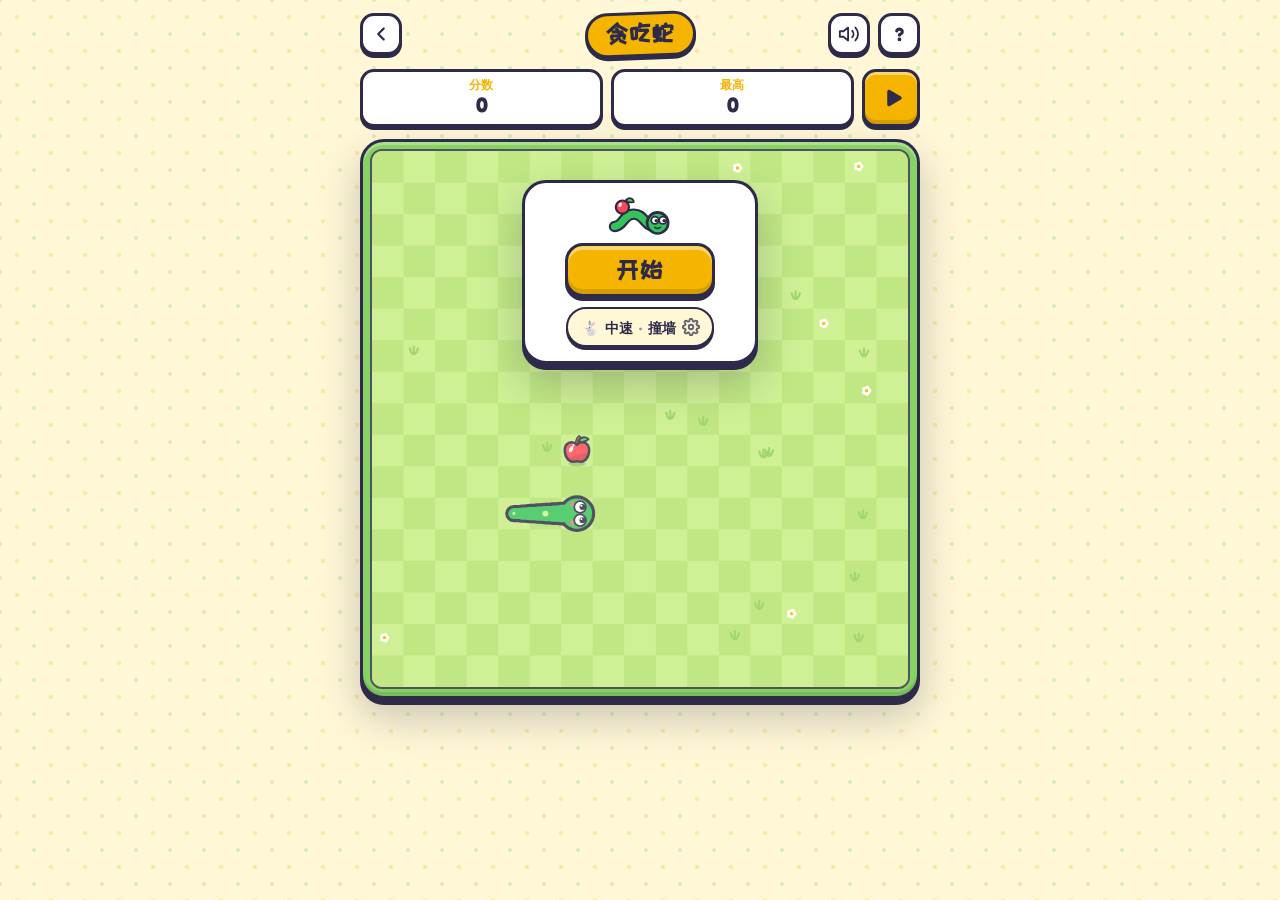
<file: games/snake/index.html>
<!DOCTYPE html>
<html lang="zh-CN">
<head>
  <meta charset="UTF-8">
  <meta name="viewport" content="width=device-width, initial-scale=1.0, viewport-fit=cover">
  <title>贪吃蛇 · 游戏来了</title>
  <meta name="description" content="在线玩贪吃蛇：吃苹果变长，别撞墙也别咬到自己。支持键盘、手机滑动和方向键盘，三档速度，可开启穿墙模式。">
  <meta name="theme-color" content="#fff7d6">
  <link rel="icon" href="data:image/svg+xml,%3Csvg xmlns='http://www.w3.org/2000/svg' viewBox='0 0 32 32'%3E%3Crect x='1.5' y='1.5' width='29' height='29' rx='8' fill='%23f5b400' stroke='%232d2a4a' stroke-width='3'/%3E%3Cpath d='M8 23h8v-8h6' fill='none' stroke='%232d2a4a' stroke-width='7' stroke-linecap='round' stroke-linejoin='round'/%3E%3Cpath d='M8 23h8v-8h6' fill='none' stroke='%2346c85a' stroke-width='4' stroke-linecap='round' stroke-linejoin='round'/%3E%3Ccircle cx='22.5' cy='14' r='2' fill='white' stroke='%232d2a4a' stroke-width='1.2'/%3E%3C/svg%3E">
  <link rel="preconnect" href="https://fonts.googleapis.com">
  <link rel="preconnect" href="https://fonts.gstatic.com" crossorigin>
  <link href="https://fonts.googleapis.com/css2?family=Fredoka:wght@500;600;700&family=ZCOOL+KuaiLe&display=swap" rel="stylesheet">
  <link rel="stylesheet" href="../../assets/site.css">
  <script src="../../assets/site.js"></script>
  <style>
    :root {
      /* 顶栏 + 数据条 + 方向键 + 间距 占掉的高度 */
      --reserve: 328px;
      --stage-max: 480px;
      /* 花园草地 */
      --hedge: #6cc94a;
      --grass-a: #c4ee86;
      --grass-b: #b2e370;
      --tuft: #8fcf55;
      --flower: #ffffff;
      /* 小蛇 */
      --snake: #34c35a;
      --snake-belly: #c9f59a;
      --blush: rgba(255, 110, 140, 0.7);
      --tongue: #ff4d6d;
      /* 苹果 */
      --apple: #ff4757;
      --leaf: #5ad13e;
      --stem: #8a5a32;
    }
    @media (prefers-color-scheme: dark) {
      :root:not([data-theme="light"]) {
        --hedge: #24502e;
        --grass-a: #2f6a3a;
        --grass-b: #285e33;
        --tuft: #3d7f47;
        --flower: #b9b4e6;
        --snake: #4fdc72;
        --snake-belly: #c4f7a2;
        --apple: #ff5a67;
        --leaf: #6be04e;
        --stem: #b07a4c;
      }
    }
    :root[data-theme="dark"] {
      --hedge: #24502e;
      --grass-a: #2f6a3a;
      --grass-b: #285e33;
      --tuft: #3d7f47;
      --flower: #b9b4e6;
      --snake: #4fdc72;
      --snake-belly: #c4f7a2;
      --apple: #ff5a67;
      --leaf: #6be04e;
      --stem: #b07a4c;
    }
    /* 棋盘边长随屏幕高度收缩，保证手机一屏放下 */
    @supports (height: 100dvh) {
      :root {
        --stage-max: clamp(280px, calc(100dvh - var(--reserve) - env(safe-area-inset-top) - env(safe-area-inset-bottom)), 480px);
      }
    }
    @media (hover: hover) and (pointer: fine) {
      :root { --reserve: 168px; --stage-max: 560px; }
      @supports (height: 100dvh) {
        :root { --stage-max: clamp(280px, calc(100dvh - var(--reserve)), 560px); }
      }
      .dpad { display: none !important; }
    }

    body.game-page { touch-action: manipulation; }

    /* 暂停 / 开始：黄色大按钮 */
    .stats .btns .btn { width: 58px; padding: 0; }
    .stats .btns .btn svg { display: block; width: 24px; height: 24px; }
    #pause {
      background: var(--theme);
      color: var(--theme-ink);
      box-shadow: var(--pop-sm), inset 0 -4px 0 rgba(0, 0, 0, 0.12), inset 0 3px 0 rgba(255, 255, 255, 0.45);
    }
    #pause:active { box-shadow: 0 0 0 var(--ink), inset 0 -4px 0 rgba(0, 0, 0, 0.12); }
    #pause:disabled { box-shadow: var(--pop-sm); }
    #pause .play { display: none; }
    #pause.paused .play { display: block; }
    #pause.paused .pz { display: none; }
    #pause .play { margin-left: 2px; }
    /* 花园棋盘：粗描边的草地画框 */
    .stage {
      padding: 7px;
      border: var(--outline);
      border-radius: 24px;
      background: var(--hedge);
      box-shadow: var(--shadow-lg), inset 0 3px 0 rgba(255, 255, 255, 0.3), inset 0 -4px 0 rgba(0, 0, 0, 0.14);
      touch-action: none;
      user-select: none;
      -webkit-user-select: none;
      -webkit-touch-callout: none;
    }
    #board {
      display: block;
      width: 100%;
      aspect-ratio: 1;
      border: 2.5px solid var(--ink);
      border-radius: 12px;
      background: var(--grass-a);
    }
    .overlay { border-radius: 20px; }
    .overlay.over { animation-delay: 450ms; }
    .overlay.over .overlay-card { animation-delay: 550ms; }
    .overlay .btn.big {
      height: 54px;
      min-width: 150px;
      padding: 0 30px;
      border-radius: 18px;
      font-family: var(--font-display);
      font-size: 24px;
      letter-spacing: 0.1em;
      box-shadow: var(--pop), inset 0 -5px 0 rgba(0, 0, 0, 0.12), inset 0 4px 0 rgba(255, 255, 255, 0.45);
    }
    .overlay .btn.big:active { transform: translateY(4px); box-shadow: 0 0 0 var(--ink), inset 0 -5px 0 rgba(0, 0, 0, 0.12); }
    .overlay-card .mascot { display: block; width: 66px; height: 44px; margin: -2px 0 -4px; }
    .overlay-card .mascot [stroke="#2d2a4a"] { stroke: var(--ink); }

    /* 开始卡片：小巧地停在棋盘上方，露出小蛇和苹果 */
    .overlay.ready {
      align-items: start;
      padding: 7% 12px 12px;
      background: color-mix(in srgb, var(--bg) 18%, transparent);
    }
    .overlay.ready .overlay-card { gap: 10px; padding: 12px 16px 14px; width: min(236px, 100%); }

    /* 暂停：整块棋盘蒙上一层，一眼看出停住了 */
    .overlay.paused {
      background: color-mix(in srgb, var(--bg) 50%, transparent);
      -webkit-backdrop-filter: blur(1.5px) saturate(.65);
      backdrop-filter: blur(1.5px) saturate(.65);
      animation-delay: 0ms;
    }
    .overlay.paused .overlay-card { gap: 12px; padding: 18px 18px 18px; width: min(220px, 100%); animation-delay: 0ms; animation-duration: 240ms; }
    .overlay.paused .pause-badge {
      display: grid;
      place-items: center;
      width: 52px;
      height: 52px;
      margin-bottom: -2px;
      border: var(--outline);
      border-radius: 50%;
      background: var(--theme-soft);
      color: #2d2a4a;
    }
    .overlay.paused .pause-badge svg { width: 24px; height: 24px; }
    .overlay.paused h2 { font-size: 32px; }

    /* 当前设置小标签：点一下打开新游戏弹窗 */
    .overlay .chip {
      height: 40px;
      gap: 6px;
      padding: 0 12px 0 14px;
      font-size: 14px;
      font-family: inherit;
      box-shadow: 0 3px 0 var(--ink);
      transition: transform .08s ease, box-shadow .08s ease;
    }
    .overlay .chip:active { transform: translateY(3px); box-shadow: 0 0 0 var(--ink); }
    .overlay .chip:focus-visible { outline: 3px solid var(--theme); outline-offset: 3px; }
    .overlay .chip .gear { width: 18px; height: 18px; flex: none; opacity: .75; }
    .overlay .chip .dotsep { opacity: .5; }

    .overlay.over .overlay-card { gap: 12px; padding: 20px 18px 18px; width: min(260px, 100%); }
    .overlay.over .btns { display: grid; justify-items: center; gap: 12px; }
    #over-text { font-variant-numeric: tabular-nums; }

    /* 新游戏弹窗 */
    #newgame .choice small { font-variant-numeric: tabular-nums; }
    #newgame .switch-row { min-height: 58px; }
    #newgame .switch-row > span { display: grid; gap: 1px; }
    .overlay .new-best {
      padding: 2px 14px 3px;
      border: 2.5px solid var(--ink);
      border-radius: 999px;
      background: var(--theme);
      color: var(--theme-ink);
      box-shadow: 0 3px 0 var(--ink);
      transform: rotate(-2deg);
    }

    /* 方向键盘：四个街机圆按钮排成十字 */
    .dpad {
      --b: 58px;
      --dy: 48px;
      --dx: 70px;
      position: relative;
      flex: none;
      width: calc(var(--b) + 2 * var(--dx));
      height: calc(var(--b) + 2 * var(--dy) + 4px);
      margin: 0 auto;
      touch-action: none;
      user-select: none;
      -webkit-user-select: none;
      -webkit-touch-callout: none;
    }
    .dpad::before {
      content: "";
      position: absolute;
      left: 50%;
      top: calc(var(--dy) + var(--b) / 2);
      width: 26px;
      height: 26px;
      margin: -13px 0 0 -13px;
      border-radius: 50%;
      border: var(--outline);
      background: var(--theme-2);
      box-shadow: inset 0 -3px 0 rgba(0, 0, 0, 0.15), inset 0 3px 0 rgba(255, 255, 255, 0.4);
    }
    .dpad button {
      position: absolute;
      left: var(--dx);
      top: var(--dy);
      width: var(--b);
      height: var(--b);
      display: grid;
      place-items: center;
      padding: 0;
      border: var(--outline);
      border-radius: 50%;
      background: var(--theme);
      color: var(--ink);
      box-shadow: 0 4px 0 var(--ink), inset 0 -5px 0 rgba(0, 0, 0, 0.13), inset 0 4px 0 rgba(255, 255, 255, 0.5);
      cursor: pointer;
      touch-action: none;
      -webkit-tap-highlight-color: transparent;
      transition: transform 70ms ease, box-shadow 70ms ease, filter 70ms ease;
    }
    .dpad button svg { width: 26px; height: 26px; pointer-events: none; }
    .dpad button.on {
      transform: translateY(4px) scale(0.96);
      box-shadow: 0 0 0 var(--ink), inset 0 -2px 0 rgba(0, 0, 0, 0.13), inset 0 3px 0 rgba(0, 0, 0, 0.12);
      filter: brightness(0.94);
    }
    .dpad .up { top: 0; }
    .dpad .down { top: calc(2 * var(--dy)); }
    .dpad .left { left: 0; }
    .dpad .right { left: calc(2 * var(--dx)); }

    /* 矮屏手机：收紧间距，把空间让给棋盘 */
    @media (max-height: 700px) and (hover: none), (max-height: 700px) and (pointer: coarse) {
      :root { --reserve: 306px; }
      .stage { padding: 5px; border-radius: 22px; }
      .gbar { padding: 10px 0; }
      .dpad { --b: 54px; --dy: 45px; --dx: 65px; }
    }
    @media (max-height: 600px) and (hover: none), (max-height: 600px) and (pointer: coarse) {
      :root { --reserve: 292px; }
      .dpad { --b: 50px; --dy: 41px; --dx: 60px; }
    }
  </style>
</head>
<body class="game-page" data-game="snake">
  <header class="gbar">
    <a class="icon-btn" href="../../" aria-label="返回游戏大厅" title="返回游戏大厅">
      <svg viewBox="0 0 24 24" fill="none" stroke="currentColor" stroke-width="2.4" stroke-linecap="round" stroke-linejoin="round"><path d="M15 18l-6-6 6-6"/></svg>
    </a>
    <h1 class="gbar-title">贪吃蛇</h1>
    <div class="gbar-actions">
      <button class="icon-btn sound-toggle" type="button" aria-label="关闭声音">
        <svg class="on" viewBox="0 0 24 24" fill="none" stroke="currentColor" stroke-width="2" stroke-linecap="round" stroke-linejoin="round"><path d="M11 5L6 9H2v6h4l5 4V5z"/><path d="M15.5 8.5a5 5 0 0 1 0 7M19 5a10 10 0 0 1 0 14"/></svg>
        <svg class="off" viewBox="0 0 24 24" fill="none" stroke="currentColor" stroke-width="2" stroke-linecap="round" stroke-linejoin="round"><path d="M11 5L6 9H2v6h4l5 4V5z"/><path d="M22 9l-6 6M16 9l6 6"/></svg>
      </button>
      <button class="icon-btn" type="button" data-open="help" aria-label="玩法说明" title="玩法说明">?</button>
    </div>
  </header>

  <main class="gmain">
    <div class="stats">
      <div class="stat"><span class="stat-label">分数</span><span class="stat-value" id="score">0</span></div>
      <div class="stat"><span class="stat-label">最高</span><span class="stat-value" id="best">0</span></div>
      <div class="btns">
        <button class="btn paused" type="button" id="pause" aria-label="开始" title="暂停 (空格)">
          <svg class="pz" viewBox="0 0 24 24" fill="currentColor"><rect x="5.5" y="4.5" width="4.5" height="15" rx="1.6"/><rect x="14" y="4.5" width="4.5" height="15" rx="1.6"/></svg>
          <svg class="play" viewBox="0 0 24 24" fill="currentColor" stroke="currentColor" stroke-width="1.5" stroke-linejoin="round"><path d="M8 5.5v13a1 1 0 0 0 1.5.86l11-6.5a1 1 0 0 0 0-1.72l-11-6.5A1 1 0 0 0 8 5.5z"/></svg>
        </button>
      </div>
    </div>

    <div class="stage" id="stage">
      <canvas id="board" aria-label="贪吃蛇棋盘，使用方向键、滑动或下方方向键操作"></canvas>

      <div class="overlay ready" id="ov-ready">
        <div class="overlay-card">
          <svg class="mascot" viewBox="0 0 74 50" aria-hidden="true">
            <path d="M8 38c10 0 10-14 22-14s12 14 24 14" fill="none" stroke="#2d2a4a" stroke-width="13" stroke-linecap="round"/>
            <path d="M8 38c10 0 10-14 22-14s12 14 24 14" fill="none" stroke="#34c35a" stroke-width="8" stroke-linecap="round"/>
            <circle cx="57" cy="34" r="12" fill="#34c35a" stroke="#2d2a4a" stroke-width="3"/>
            <circle cx="54" cy="31" r="4.2" fill="#fff" stroke="#2d2a4a" stroke-width="2"/>
            <circle cx="63" cy="31" r="4.2" fill="#fff" stroke="#2d2a4a" stroke-width="2"/>
            <circle cx="55.5" cy="31.5" r="2" fill="#2d2a4a"/>
            <circle cx="64.5" cy="31.5" r="2" fill="#2d2a4a"/>
            <path d="M54 39q3 2.5 6 0" fill="none" stroke="#2d2a4a" stroke-width="2" stroke-linecap="round"/>
            <path d="M21 8c3-3 8-3 9 2-3 1-7 1-9-2z" fill="#5ad13e" stroke="#2d2a4a" stroke-width="2" stroke-linejoin="round"/>
            <circle cx="17" cy="16" r="7.5" fill="#ff4757" stroke="#2d2a4a" stroke-width="2.5"/>
            <ellipse cx="14.5" cy="13.5" rx="1.8" ry="2.6" fill="#fff" transform="rotate(30 14.5 13.5)"/>
          </svg>
          <button class="btn primary big" type="button" data-action="start">开始</button>
          <button class="chip mode-chip" type="button" data-open="newgame" aria-label="设置"></button>
        </div>
      </div>

      <div class="overlay paused" id="ov-pause" hidden>
        <div class="overlay-card">
          <span class="pause-badge" aria-hidden="true"><svg viewBox="0 0 24 24" fill="currentColor"><rect x="5.5" y="4.5" width="4.5" height="15" rx="1.6"/><rect x="14" y="4.5" width="4.5" height="15" rx="1.6"/></svg></span>
          <h2>暂停</h2>
          <button class="btn primary big" type="button" data-action="resume">继续</button>
        </div>
      </div>

      <div class="overlay over" id="ov-over" hidden>
        <div class="overlay-card">
          <h2 id="over-title">游戏结束</h2>
          <p id="over-text"></p>
          <div class="btns">
            <button class="btn primary big" type="button" data-action="restart">再来一局</button>
            <button class="chip mode-chip" type="button" data-open="newgame" aria-label="设置"></button>
          </div>
        </div>
      </div>
    </div>

    <div class="dpad" id="dpad" aria-label="方向键">
      <button type="button" class="up" data-dir="up" aria-label="上"><svg viewBox="0 0 24 24" fill="none" stroke="currentColor" stroke-width="3.6" stroke-linecap="round" stroke-linejoin="round"><path d="M6 15l6-6 6 6"/></svg></button>
      <button type="button" class="left" data-dir="left" aria-label="左"><svg viewBox="0 0 24 24" fill="none" stroke="currentColor" stroke-width="3.6" stroke-linecap="round" stroke-linejoin="round"><path d="M15 6l-6 6 6 6"/></svg></button>
      <button type="button" class="right" data-dir="right" aria-label="右"><svg viewBox="0 0 24 24" fill="none" stroke="currentColor" stroke-width="3.6" stroke-linecap="round" stroke-linejoin="round"><path d="M9 6l6 6-6 6"/></svg></button>
      <button type="button" class="down" data-dir="down" aria-label="下"><svg viewBox="0 0 24 24" fill="none" stroke="currentColor" stroke-width="3.6" stroke-linecap="round" stroke-linejoin="round"><path d="M6 9l6 6 6-6"/></svg></button>
    </div>
  </main>

  <dialog class="sheet" id="newgame">
    <div class="sheet-head">
      <h2>新游戏</h2>
      <button class="icon-btn" type="button" data-close aria-label="关闭">✕</button>
    </div>
    <div class="sheet-body">
      <p class="sheet-label">速度</p>
      <div class="choices" id="speed-choices">
        <button class="choice" type="button" data-speed="slow" aria-pressed="false"><span class="choice-icon">🐢</span><span><b>慢</b><small>最高 0</small></span></button>
        <button class="choice" type="button" data-speed="mid" aria-pressed="true"><span class="choice-icon">🐇</span><span><b>中</b><small>最高 0</small></span></button>
        <button class="choice" type="button" data-speed="fast" aria-pressed="false"><span class="choice-icon">🚀</span><span><b>快</b><small>最高 0</small></span></button>
      </div>
      <p class="sheet-label">模式</p>
      <label class="switch-row">
        <span>穿墙<small>从一边出去，另一边回来</small></span>
        <input type="checkbox" class="switch" id="wrap">
      </label>
    </div>
  </dialog>

  <dialog class="sheet" id="help">
    <div class="sheet-head">
      <h2>怎么玩</h2>
      <button class="icon-btn" type="button" data-close aria-label="关闭">✕</button>
    </div>
    <div class="sheet-body">
      <ul class="tips">
        <li><b>🎮</b><span><kbd>↑</kbd><kbd>↓</kbd><kbd>←</kbd><kbd>→</kbd> / <kbd>WASD</kbd>，或滑动转向。</span></li>
        <li><b>🍎</b><span>吃苹果变长，越长越快。</span></li>
        <li><b>💥</b><span>撞墙或咬到自己就输了。</span></li>
        <li><b>⏸</b><span><kbd>空格</kbd> 或 <kbd>P</kbd> 暂停。</span></li>
      </ul>
      <p style="margin:18px 0 0"><button class="btn block theme-toggle" type="button">
        <svg class="moon" viewBox="0 0 24 24" fill="none" stroke="currentColor" stroke-width="2" stroke-linecap="round" stroke-linejoin="round"><path d="M21 12.8A9 9 0 1 1 11.2 3a7 7 0 0 0 9.8 9.8z"/></svg>
        <svg class="sun" viewBox="0 0 24 24" fill="none" stroke="currentColor" stroke-width="2" stroke-linecap="round"><circle cx="12" cy="12" r="4"/><path d="M12 2v2M12 20v2M4.9 4.9l1.4 1.4M17.7 17.7l1.4 1.4M2 12h2M20 12h2M4.9 19.1l1.4-1.4M17.7 6.3l1.4-1.4"/></svg>
        切换深色 / 浅色
      </button></p>
    </div>
  </dialog>

  <script>
  (function () {
    'use strict';

    var N = 17;
    var SPEEDS = { slow: 160, mid: 120, fast: 85 };
    var KEY_BEST = 'gzly.snake.best';
    var KEY_SPEED = 'gzly.snake.speed';
    var KEY_WRAP = 'gzly.snake.wrap';
    var DIRS = { up: [0, -1], down: [0, 1], left: [-1, 0], right: [1, 0] };
    var OPP = { up: 'down', down: 'up', left: 'right', right: 'left' };
    var REDUCED = window.matchMedia('(prefers-reduced-motion: reduce)').matches;

    var store = window.Site.store;
    var sound = window.Site.sound;

    var canvas = document.getElementById('board');
    var ctx = canvas.getContext('2d');
    var stageEl = document.getElementById('stage');
    var scoreEl = document.getElementById('score');
    var bestEl = document.getElementById('best');
    var pauseBtn = document.getElementById('pause');
    var wrapSw = document.getElementById('wrap');
    var speedChoices = document.getElementById('speed-choices');
    var modeChips = document.querySelectorAll('.mode-chip');
    var ovReady = document.getElementById('ov-ready');
    var ovPause = document.getElementById('ov-pause');
    var ovOver = document.getElementById('ov-over');

    var speed = store.get(KEY_SPEED, 'mid');
    if (!SPEEDS[speed]) speed = 'mid';
    var wrap = store.get(KEY_WRAP, false) === true;
    var bestMap = store.get(KEY_BEST, {});
    if (!bestMap || typeof bestMap !== 'object' || Array.isArray(bestMap)) bestMap = {};

    // 游戏状态：ready / playing / paused / over
    var state = 'ready';
    var snake, prev, dir, queue, food, foodBorn, score, eaten, acc, deadAt, won;
    var effects = [];
    var manual = false; // 测试用：关闭自动前进

    window.Site.played('snake');

    function modeKey() { return speed + (wrap ? '_wrap' : ''); }
    function best() { return bestMap[modeKey()] || 0; }
    function interval() { return SPEEDS[speed] * Math.max(0.65, 1 - eaten * 0.012); }

    function reset() {
      var y = Math.floor(N / 2) + 3;
      snake = [{ x: 6, y: y }, { x: 5, y: y }, { x: 4, y: y }];
      prev = snake.slice();
      dir = 'right';
      queue = [];
      score = 0;
      eaten = 0;
      acc = 0;
      won = false;
      deadAt = 0;
      effects = [];
      spawnFood();
      state = 'ready';
      updateUI();
    }

    // 只在空格子里随机放食物
    function spawnFood() {
      var occ = new Uint8Array(N * N);
      for (var i = 0; i < snake.length; i++) occ[snake[i].y * N + snake[i].x] = 1;
      var free = [];
      for (var k = 0; k < N * N; k++) if (!occ[k]) free.push(k);
      if (!free.length) { food = null; return false; }
      var pick = free[Math.floor(Math.random() * free.length)];
      food = { x: pick % N, y: Math.floor(pick / N) };
      foodBorn = performance.now();
      return true;
    }

    function step() {
      if (queue.length) dir = queue.shift();
      var v = DIRS[dir];
      var h = snake[0];
      var nx = h.x + v[0];
      var ny = h.y + v[1];
      if (wrap) {
        nx = (nx + N) % N;
        ny = (ny + N) % N;
      } else if (nx < 0 || ny < 0 || nx >= N || ny >= N) {
        return die();
      }
      var eat = !!food && nx === food.x && ny === food.y;
      // 不吃东西时尾巴会让开，所以不算尾巴
      var len = snake.length - (eat ? 0 : 1);
      for (var i = 0; i < len; i++) {
        if (snake[i].x === nx && snake[i].y === ny) return die();
      }
      prev = snake.slice();
      snake.unshift({ x: nx, y: ny });
      if (!eat) snake.pop();
      if (eat) {
        score += 1;
        eaten += 1;
        effects.push({ x: nx, y: ny, t: performance.now() });
        sound('eat');
        window.Site.vibrate(8);
        if (!spawnFood()) { won = true; return die(); }
        updateUI();
      }
    }

    function die() {
      prev = snake.slice();
      queue = [];
      state = 'over';
      deadAt = performance.now();
      var isNew = score > best();
      if (isNew) {
        bestMap[modeKey()] = score;
        store.set(KEY_BEST, bestMap);
        syncControls();
      }
      syncHomeStat();
      if (won) sound('win');
      else { sound('lose'); window.Site.vibrate(40); }
      document.getElementById('over-title').textContent = won ? '满屏通关！' : '游戏结束';
      var t = document.getElementById('over-text');
      t.textContent = isNew ? '新纪录 ' + score + '！' : '得分 ' + score + ' · 最高 ' + best();
      t.className = isNew ? 'new-best' : '';
      updateUI();
    }

    function syncHomeStat() {
      var top = 0;
      for (var k in bestMap) if (typeof bestMap[k] === 'number' && bestMap[k] > top) top = bestMap[k];
      if (top > 0) window.Site.setHomeStat('snake', '最高 ' + top);
    }

    function start() {
      if (state === 'over') reset();
      if (state !== 'ready') return;
      state = 'playing';
      acc = 0;
      sound('start');
      updateUI();
    }

    function pause() {
      if (state !== 'playing') return;
      state = 'paused';
      sound('click');
      updateUI();
    }

    function resume() {
      if (state !== 'paused') return;
      state = 'playing';
      sound('click');
      updateUI();
    }

    function togglePause() {
      if (state === 'playing') pause();
      else if (state === 'paused') resume();
      else start();
    }

    // 转向：最多缓存两步，忽略掉头和同向
    function turn(d) {
      if (state === 'over') return;
      if (state === 'ready') start();
      else if (state === 'paused') resume();
      var last = queue.length ? queue[queue.length - 1] : dir;
      if (d === last || d === OPP[last]) return;
      if (queue.length >= 2) return;
      queue.push(d);
    }

    function updateUI() {
      scoreEl.textContent = score;
      bestEl.textContent = Math.max(best(), state === 'over' ? 0 : score);
      ovReady.hidden = state !== 'ready';
      ovPause.hidden = state !== 'paused';
      ovOver.hidden = state !== 'over';
      var running = state === 'playing';
      pauseBtn.classList.toggle('paused', !running);
      pauseBtn.disabled = state === 'over';
      pauseBtn.setAttribute('aria-label', running ? '暂停' : (state === 'paused' ? '继续' : '开始'));
    }

    // ---------- 绘制 ----------
    var C = {};
    var TAU = Math.PI * 2;
    var bgCanvas = document.createElement('canvas');
    var bgCtx = bgCanvas.getContext('2d');
    var bgDirty = true;

    function readColors() {
      var cs = getComputedStyle(document.documentElement);
      ['grass-a', 'grass-b', 'tuft', 'flower', 'snake', 'snake-belly', 'blush', 'tongue',
        'apple', 'leaf', 'stem', 'ink', 'theme', 'bad'].forEach(function (k) {
        C[k] = cs.getPropertyValue('--' + k).trim();
      });
      var bs = getComputedStyle(document.body);
      C.theme = bs.getPropertyValue('--theme').trim() || C.theme;
      bgDirty = true;
    }

    function resize() {
      var dpr = window.devicePixelRatio || 1;
      var w = canvas.clientWidth;
      if (!w) return;
      var px = Math.round(w * dpr);
      if (canvas.width !== px) {
        canvas.width = px;
        canvas.height = px;
        bgDirty = true;
      }
    }

    // 草地：两色棋盘格 + 固定位置的小草丛和小花（缓存成一张图，每帧直接贴）
    var DECOR = (function () {
      var seed = 7, out = [];
      function rnd() { seed = (seed * 16807) % 2147483647; return seed / 2147483647; }
      for (var i = 0; i < 22; i++) {
        out.push({ x: Math.floor(rnd() * N), y: Math.floor(rnd() * N), ox: 0.25 + rnd() * 0.5, oy: 0.35 + rnd() * 0.4, f: i % 4 === 0 });
      }
      return out;
    })();

    function buildBg() {
      bgDirty = false;
      var px = canvas.width;
      if (!px) return;
      if (bgCanvas.width !== px) { bgCanvas.width = px; bgCanvas.height = px; }
      var g = bgCtx, s = px / N;
      g.setTransform(1, 0, 0, 1, 0, 0);
      g.clearRect(0, 0, px, px);
      g.setTransform(s, 0, 0, s, 0, 0);
      g.fillStyle = C['grass-a'];
      g.fillRect(0, 0, N, N);
      g.fillStyle = C['grass-b'];
      for (var y = 0; y < N; y++)
        for (var x = (y & 1); x < N; x += 2) g.fillRect(x, y, 1, 1);
      g.lineCap = 'round';
      g.lineJoin = 'round';
      for (var i = 0; i < DECOR.length; i++) {
        var d = DECOR[i], cx = d.x + d.ox, cy = d.y + d.oy;
        if (d.f) {
          // 小花
          g.fillStyle = C.flower;
          for (var k = 0; k < 5; k++) {
            var a = k / 5 * TAU;
            g.beginPath();
            g.arc(cx + Math.cos(a) * 0.09, cy + Math.sin(a) * 0.09, 0.07, 0, TAU);
            g.fill();
          }
          g.fillStyle = C.theme;
          g.beginPath();
          g.arc(cx, cy, 0.055, 0, TAU);
          g.fill();
        } else {
          // 小草丛
          g.strokeStyle = C.tuft;
          g.lineWidth = 0.07;
          g.beginPath();
          g.moveTo(cx - 0.13, cy - 0.12); g.quadraticCurveTo(cx - 0.1, cy, cx - 0.04, cy + 0.06);
          g.moveTo(cx, cy - 0.18); g.lineTo(cx, cy + 0.06);
          g.moveTo(cx + 0.13, cy - 0.12); g.quadraticCurveTo(cx + 0.1, cy, cx + 0.04, cy + 0.06);
          g.stroke();
        }
      }
    }

    function lerp(a, b, k) { return a + (b - a) * k; }
    function easeOutBack(k) { var c = 1.9; k -= 1; return 1 + (c + 1) * k * k * k + c * k * k; }

    // 穿墙时把坐标展开到离参考点最近的位置，保证折线连续
    function near(p, ref) {
      var x = p.x, y = p.y;
      if (wrap) {
        if (x - ref.x > 1) x -= N; else if (ref.x - x > 1) x += N;
        if (y - ref.y > 1) y -= N; else if (ref.y - y > 1) y += N;
      }
      return { x: x, y: y };
    }

    function bodyPath(a) {
      var c0 = snake[0];
      var p0 = near(prev[0], c0);
      var pts = [{ x: lerp(p0.x, c0.x, a), y: lerp(p0.y, c0.y, a) }];
      for (var i = 1; i < snake.length; i++) pts.push(near(snake[i], pts[pts.length - 1]));
      if (prev.length === snake.length) {
        var ct = pts[pts.length - 1];
        var pt = near(prev[prev.length - 1], ct);
        pts.push({ x: lerp(pt.x, ct.x, a), y: lerp(pt.y, ct.y, a) });
      }
      return pts;
    }

    // 卡通苹果：描边、高光、果柄和叶子，轻轻弹跳
    function applePath(g) {
      g.beginPath();
      g.moveTo(0, -0.22);
      g.bezierCurveTo(0.16, -0.38, 0.44, -0.3, 0.42, 0.0);
      g.bezierCurveTo(0.4, 0.27, 0.22, 0.4, 0.09, 0.36);
      g.quadraticCurveTo(0, 0.33, -0.09, 0.36);
      g.bezierCurveTo(-0.22, 0.4, -0.4, 0.27, -0.42, 0.0);
      g.bezierCurveTo(-0.44, -0.3, -0.16, -0.38, 0, -0.22);
      g.closePath();
    }

    function drawApple(t) {
      if (!food) return;
      var age = t - foodBorn;
      var k = REDUCED ? 1 : Math.max(0, Math.min(1, age / 320));
      k = REDUCED ? 1 : easeOutBack(k);
      var ph = REDUCED ? 0 : Math.abs(Math.sin(t / 300));
      var lift = ph * 0.09;
      var sq = REDUCED ? 0 : Math.max(0, 0.35 - ph) * 0.12; // 落地时轻微压扁
      ctx.save();
      ctx.translate(food.x + 0.5, food.y + 0.56);
      ctx.scale(k, k);
      // 影子
      ctx.fillStyle = 'rgba(20,40,10,0.22)';
      ctx.beginPath();
      ctx.ellipse(0, 0.36, 0.3 - lift * 0.8, 0.075, 0, 0, TAU);
      ctx.fill();
      ctx.translate(0, -lift);
      ctx.scale(0.92 * (1 + sq), 0.92 * (1 - sq));
      ctx.lineCap = 'round';
      ctx.lineJoin = 'round';
      // 果柄
      ctx.strokeStyle = C.ink;
      ctx.lineWidth = 0.15;
      ctx.beginPath();
      ctx.moveTo(0, -0.2);
      ctx.quadraticCurveTo(0.0, -0.38, 0.08, -0.47);
      ctx.stroke();
      ctx.strokeStyle = C.stem;
      ctx.lineWidth = 0.07;
      ctx.stroke();
      // 叶子
      ctx.beginPath();
      ctx.moveTo(0.05, -0.35);
      ctx.quadraticCurveTo(0.2, -0.56, 0.4, -0.42);
      ctx.quadraticCurveTo(0.24, -0.26, 0.05, -0.35);
      ctx.fillStyle = C.leaf;
      ctx.fill();
      ctx.strokeStyle = C.ink;
      ctx.lineWidth = 0.065;
      ctx.stroke();
      // 果身
      applePath(ctx);
      ctx.fillStyle = C.apple;
      ctx.fill();
      ctx.save();
      ctx.clip();
      ctx.fillStyle = 'rgba(0,0,0,0.13)';
      ctx.beginPath();
      ctx.ellipse(0.12, 0.3, 0.5, 0.2, -0.2, 0, TAU);
      ctx.fill();
      ctx.restore();
      applePath(ctx);
      ctx.strokeStyle = C.ink;
      ctx.lineWidth = 0.085;
      ctx.stroke();
      // 高光
      ctx.fillStyle = '#fff';
      ctx.beginPath();
      ctx.ellipse(-0.2, -0.07, 0.06, 0.12, 0.5, 0, TAU);
      ctx.fill();
      ctx.beginPath();
      ctx.arc(-0.12, -0.21, 0.035, 0, TAU);
      ctx.fill();
      ctx.restore();
    }

    function drawSnake(a, t, ox, oy) {
      var pts = bodyPath(a);
      ox += 0.5; // 格子中心
      oy += 0.5;
      var W = 0.74;
      var OUT = 0.2; // 描边总宽
      // 从尾巴往前累计长度，用于尾部收细
      var segs = [];
      var dist = 0;
      for (var i = pts.length - 1; i > 0; i--) {
        var p = pts[i], q = pts[i - 1];
        var len = Math.abs(q.x - p.x) + Math.abs(q.y - p.y);
        if (len < 1e-4) continue;
        var parts = dist < 3 ? 4 : 1;
        for (var j = 0; j < parts; j++) {
          var s0 = j / parts, s1 = (j + 1) / parts;
          var mid = dist + len * (s0 + s1) / 2;
          segs.push({
            x0: lerp(p.x, q.x, s0) + ox, y0: lerp(p.y, q.y, s0) + oy,
            x1: lerp(p.x, q.x, s1) + ox, y1: lerp(p.y, q.y, s1) + oy,
            w: W * (0.45 + 0.55 * Math.min(1, mid / 3))
          });
        }
        dist += len;
      }
      ctx.lineCap = 'round';
      ctx.lineJoin = 'round';
      var s;
      // 先整条描一遍粗墨线，再盖上绿色身体
      ctx.strokeStyle = C.ink;
      for (i = 0; i < segs.length; i++) {
        s = segs[i];
        ctx.lineWidth = s.w + OUT;
        ctx.beginPath();
        ctx.moveTo(s.x0, s.y0);
        ctx.lineTo(s.x1, s.y1);
        ctx.stroke();
      }
      var H = { x: pts[0].x + ox, y: pts[0].y + oy };
      var HR = 0.48;
      ctx.fillStyle = C.ink;
      ctx.beginPath();
      ctx.arc(H.x, H.y, HR + OUT / 2, 0, TAU);
      ctx.fill();

      // 舌头（在头的下面伸出来）
      var v = DIRS[state === 'ready' ? dir : headDir()];
      var dead = state === 'over' && !won;
      var tk = 0;
      if (dead) tk = 0.7;
      else if (!REDUCED && state !== 'paused') {
        var ph = (t % 2600) / 320;
        if (ph < 1) tk = Math.sin(ph * Math.PI);
      }
      if (tk > 0.05) {
        var px0 = -v[1], py0 = v[0];
        var b0 = 0.4, tip = 0.55 + 0.3 * tk, fk = 0.11 * tk;
        var tx = H.x + v[0] * tip, ty = H.y + v[1] * tip;
        ctx.beginPath();
        ctx.moveTo(H.x + v[0] * b0, H.y + v[1] * b0);
        ctx.lineTo(tx, ty);
        ctx.lineTo(tx + v[0] * fk + px0 * fk * 0.8, ty + v[1] * fk + py0 * fk * 0.8);
        ctx.moveTo(tx, ty);
        ctx.lineTo(tx + v[0] * fk - px0 * fk * 0.8, ty + v[1] * fk - py0 * fk * 0.8);
        ctx.strokeStyle = C.ink;
        ctx.lineWidth = 0.15;
        ctx.stroke();
        ctx.strokeStyle = C.tongue;
        ctx.lineWidth = 0.065;
        ctx.stroke();
      }

      ctx.strokeStyle = C.snake;
      for (i = 0; i < segs.length; i++) {
        s = segs[i];
        ctx.lineWidth = s.w;
        ctx.beginPath();
        ctx.moveTo(s.x0, s.y0);
        ctx.lineTo(s.x1, s.y1);
        ctx.stroke();
      }
      // 身上的浅色圆斑（随身体粗细缩放）
      ctx.fillStyle = C['snake-belly'];
      var acc2 = 0;
      for (i = pts.length - 2; i >= 1; i--) {
        var c = pts[i];
        var nx0 = pts[i + 1];
        acc2 += Math.abs(c.x - nx0.x) + Math.abs(c.y - nx0.y);
        var r = W * (0.45 + 0.55 * Math.min(1, acc2 / 3)) * (i % 2 ? 0.2 : 0.14);
        ctx.beginPath();
        ctx.arc(c.x + ox, c.y + oy, r, 0, TAU);
        ctx.fill();
      }

      // 头
      ctx.fillStyle = C.snake;
      ctx.beginPath();
      ctx.arc(H.x, H.y, HR, 0, TAU);
      ctx.fill();

      var px = -v[1], py = v[0];
      // 腮红
      ctx.fillStyle = C.blush;
      for (var e = -1; e <= 1; e += 2) {
        ctx.beginPath();
        ctx.arc(H.x - v[0] * 0.14 + px * 0.3 * e, H.y - v[1] * 0.14 + py * 0.3 * e, 0.085, 0, TAU);
        ctx.fill();
      }
      for (e = -1; e <= 1; e += 2) {
        var ex = H.x + v[0] * 0.1 + px * 0.21 * e;
        var ey = H.y + v[1] * 0.1 + py * 0.21 * e;
        ctx.lineWidth = 0.055;
        ctx.strokeStyle = C.ink;
        if (dead) {
          ctx.lineWidth = 0.075;
          ctx.beginPath();
          ctx.moveTo(ex - 0.1, ey - 0.1); ctx.lineTo(ex + 0.1, ey + 0.1);
          ctx.moveTo(ex + 0.1, ey - 0.1); ctx.lineTo(ex - 0.1, ey + 0.1);
          ctx.stroke();
        } else {
          ctx.fillStyle = '#fff';
          ctx.beginPath();
          ctx.arc(ex, ey, 0.185, 0, TAU);
          ctx.fill();
          ctx.stroke();
          ctx.fillStyle = C.ink;
          ctx.beginPath();
          ctx.arc(ex + v[0] * 0.075, ey + v[1] * 0.075, 0.095, 0, TAU);
          ctx.fill();
          ctx.fillStyle = '#fff';
          ctx.beginPath();
          ctx.arc(ex + v[0] * 0.075 - 0.035, ey + v[1] * 0.075 - 0.04, 0.032, 0, TAU);
          ctx.fill();
        }
      }
    }

    // 头的朝向：取最近一步实际移动的方向
    function headDir() {
      var a = snake[0], b = snake[1];
      var dx = a.x - b.x, dy = a.y - b.y;
      if (dx > 1) dx = -1; else if (dx < -1) dx = 1;
      if (dy > 1) dy = -1; else if (dy < -1) dy = 1;
      if (dx === 1) return 'right';
      if (dx === -1) return 'left';
      if (dy === 1) return 'down';
      return 'up';
    }

    // 吃到苹果：星星迸开 + “+1” 飘起
    var FX_MS = 560;
    function star(g, x, y, r) {
      g.beginPath();
      for (var i = 0; i < 10; i++) {
        var a = -Math.PI / 2 + i * Math.PI / 5;
        var rr = i % 2 ? r * 0.45 : r;
        if (i) g.lineTo(x + Math.cos(a) * rr, y + Math.sin(a) * rr);
        else g.moveTo(x + Math.cos(a) * rr, y + Math.sin(a) * rr);
      }
      g.closePath();
    }

    function drawEffects(t, s) {
      for (var i = effects.length - 1; i >= 0; i--) {
        var fx = effects[i];
        var p = (t - fx.t) / FX_MS;
        if (p >= 1 || REDUCED) { effects.splice(i, 1); continue; }
        var cx = fx.x + 0.5, cy = fx.y + 0.5;
        var out = 1 - Math.pow(1 - p, 3);
        ctx.lineJoin = 'round';
        // 白色冲击圈
        if (p < 0.45) {
          ctx.globalAlpha = 1 - p / 0.45;
          ctx.strokeStyle = '#fff';
          ctx.lineWidth = 0.12 * (1 - p / 0.45) + 0.02;
          ctx.beginPath();
          ctx.arc(cx, cy, 0.3 + out * 0.7, 0, TAU);
          ctx.stroke();
          ctx.globalAlpha = 1;
        }
        // 星星
        var sz = 0.3 * (1 - p * 0.75);
        for (var k = 0; k < 6; k++) {
          var ang = k / 6 * TAU + 0.3 + p * 1.2;
          var d = 0.4 + out * 0.75;
          star(ctx, cx + Math.cos(ang) * d, cy + Math.sin(ang) * d, k % 2 ? sz * 0.75 : sz);
          ctx.fillStyle = k % 2 ? '#fff' : C.theme;
          ctx.fill();
          ctx.strokeStyle = C.ink;
          ctx.lineWidth = 0.06;
          ctx.stroke();
        }
      }
      // “+1” 用像素坐标画，避免小数字号
      if (!effects.length) return;
      ctx.save();
      ctx.setTransform(1, 0, 0, 1, 0, 0);
      ctx.textAlign = 'center';
      ctx.textBaseline = 'middle';
      ctx.lineJoin = 'round';
      for (i = 0; i < effects.length; i++) {
        var q = (t - effects[i].t) / FX_MS;
        var pop = q < 0.25 ? easeOutBack(q / 0.25) : 1;
        var x = (effects[i].x + 0.5) * s;
        var y = (effects[i].y + 0.5 - 0.45 - q * 0.9) * s;
        if (y < s * 0.45) y = s * 0.45;
        x = Math.max(s * 0.7, Math.min(canvas.width - s * 0.7, x));
        ctx.globalAlpha = q < 0.6 ? 1 : 1 - (q - 0.6) / 0.4;
        ctx.font = '700 ' + Math.round(s * 0.8 * pop) + 'px Fredoka, "PingFang SC", system-ui, sans-serif';
        ctx.lineWidth = Math.max(2, s * 0.16);
        ctx.strokeStyle = C.ink;
        ctx.strokeText('+1', x, y);
        ctx.fillStyle = C.theme;
        ctx.fillText('+1', x, y);
      }
      ctx.globalAlpha = 1;
      ctx.restore();
    }

    function draw(t) {
      if (!canvas.width) return;
      if (bgDirty) buildBg();
      var s = canvas.width / N;
      ctx.setTransform(1, 0, 0, 1, 0, 0);
      ctx.drawImage(bgCanvas, 0, 0);

      var shake = 0;
      if (state === 'over' && !won && !REDUCED) {
        var age = t - deadAt;
        if (age < 360) shake = Math.sin(age / 18) * 0.14 * (1 - age / 360);
      }
      ctx.setTransform(s, 0, 0, s, shake * s, 0);

      drawApple(t);

      var a = 1;
      if (state === 'playing' || state === 'paused') a = Math.min(1, acc / interval());
      if (REDUCED) a = 1;
      if (wrap) {
        for (var ox = -N; ox <= N; ox += N)
          for (var oy = -N; oy <= N; oy += N) drawSnake(a, t, ox, oy);
      } else {
        drawSnake(a, t, 0, 0);
      }

      ctx.setTransform(s, 0, 0, s, 0, 0);
      drawEffects(t, s);
    }

    // ---------- 主循环（固定步长） ----------
    var lastT = 0;
    function frame(t) {
      var dt = lastT ? Math.min(t - lastT, 250) : 0;
      lastT = t;
      if (state === 'playing' && !manual) {
        acc += dt;
        var iv = interval();
        while (state === 'playing' && acc >= iv) {
          acc -= iv;
          step();
          iv = interval();
        }
      }
      draw(t);
      requestAnimationFrame(frame);
    }

    // ---------- 输入 ----------
    var KEYMAP = {
      ArrowUp: 'up', ArrowDown: 'down', ArrowLeft: 'left', ArrowRight: 'right',
      w: 'up', s: 'down', a: 'left', d: 'right',
      W: 'up', S: 'down', A: 'left', D: 'right'
    };

    document.addEventListener('keydown', function (e) {
      if (document.querySelector('dialog[open]')) return;
      if (e.ctrlKey || e.metaKey || e.altKey) return;
      var tag = e.target && e.target.tagName;
      if (tag === 'INPUT' || tag === 'TEXTAREA') return;
      var d = KEYMAP[e.key];
      if (d) {
        e.preventDefault();
        turn(d);
        return;
      }
      if (e.key === ' ' || e.key === 'p' || e.key === 'P') {
        e.preventDefault();
        if (e.repeat) return;
        if (state === 'over') { if (e.key === ' ') start(); return; }
        togglePause();
      }
    });

    // 棋盘上滑动：移动够距离就转向，一次手势可连续转多次
    var swipe = null;
    stageEl.addEventListener('pointerdown', function (e) {
      if (e.target.closest('button')) return;
      if (e.pointerType === 'mouse' && e.button !== 0) return;
      swipe = { x: e.clientX, y: e.clientY, id: e.pointerId };
      try { stageEl.setPointerCapture(e.pointerId); } catch (err) { /* ignore */ }
    });
    stageEl.addEventListener('pointermove', function (e) {
      if (!swipe || e.pointerId !== swipe.id) return;
      var dx = e.clientX - swipe.x;
      var dy = e.clientY - swipe.y;
      var ax = Math.abs(dx), ay = Math.abs(dy);
      if (Math.max(ax, ay) < 18) return;
      turn(ax > ay ? (dx > 0 ? 'right' : 'left') : (dy > 0 ? 'down' : 'up'));
      swipe.x = e.clientX;
      swipe.y = e.clientY;
    });
    function endSwipe() { swipe = null; }
    stageEl.addEventListener('pointerup', endSwipe);
    stageEl.addEventListener('pointercancel', endSwipe);
    stageEl.addEventListener('touchmove', function (e) { e.preventDefault(); }, { passive: false });

    // 方向键盘：按下即响应
    var dpad = document.getElementById('dpad');
    dpad.addEventListener('pointerdown', function (e) {
      var b = e.target.closest('[data-dir]');
      if (!b) return;
      e.preventDefault();
      b.classList.add('on');
      turn(b.getAttribute('data-dir'));
    });
    function dpadUp(e) {
      var b = e.target.closest && e.target.closest('[data-dir]');
      if (b) b.classList.remove('on');
    }
    dpad.addEventListener('pointerup', dpadUp);
    dpad.addEventListener('pointercancel', dpadUp);
    dpad.addEventListener('pointerout', dpadUp);
    dpad.addEventListener('touchstart', function (e) { e.preventDefault(); }, { passive: false });
    dpad.addEventListener('contextmenu', function (e) { e.preventDefault(); });

    stageEl.addEventListener('click', function (e) {
      var b = e.target.closest('[data-action]');
      if (!b) return;
      var act = b.getAttribute('data-action');
      if (act === 'start' || act === 'restart') start();
      else if (act === 'resume') resume();
      b.blur();
    });

    pauseBtn.addEventListener('click', function () { togglePause(); pauseBtn.blur(); });

    // ---------- 新游戏弹窗：速度 + 穿墙 ----------
    var SPEED_NAME = { slow: '慢速', mid: '中速', fast: '快速' };
    var SPEED_ICON = { slow: '🐢', mid: '🐇', fast: '🚀' };
    var GEAR = '<svg class="gear" viewBox="0 0 24 24" fill="none" stroke="currentColor" stroke-width="2.4" stroke-linecap="round" stroke-linejoin="round" aria-hidden="true"><circle cx="12" cy="12" r="3"/><path d="M19.4 15a1.7 1.7 0 0 0 .3 1.8l.1.1a2 2 0 1 1-2.8 2.8l-.1-.1a1.7 1.7 0 0 0-1.8-.3 1.7 1.7 0 0 0-1 1.5V21a2 2 0 1 1-4 0v-.1a1.7 1.7 0 0 0-1.1-1.5 1.7 1.7 0 0 0-1.8.3l-.1.1a2 2 0 1 1-2.8-2.8l.1-.1a1.7 1.7 0 0 0 .3-1.8 1.7 1.7 0 0 0-1.5-1H3a2 2 0 1 1 0-4h.1a1.7 1.7 0 0 0 1.5-1.1 1.7 1.7 0 0 0-.3-1.8l-.1-.1a2 2 0 1 1 2.8-2.8l.1.1a1.7 1.7 0 0 0 1.8.3H9a1.7 1.7 0 0 0 1-1.5V3a2 2 0 1 1 4 0v.1a1.7 1.7 0 0 0 1 1.5 1.7 1.7 0 0 0 1.8-.3l.1-.1a2 2 0 1 1 2.8 2.8l-.1.1a1.7 1.7 0 0 0-.3 1.8V9a1.7 1.7 0 0 0 1.5 1H21a2 2 0 1 1 0 4h-.1a1.7 1.7 0 0 0-1.5 1z"/></svg>';

    function syncControls() {
      var btns = speedChoices.querySelectorAll('[data-speed]');
      for (var i = 0; i < btns.length; i++) {
        var k = btns[i].getAttribute('data-speed');
        btns[i].setAttribute('aria-pressed', k === speed ? 'true' : 'false');
        btns[i].querySelector('small').textContent = '最高 ' + (bestMap[k + (wrap ? '_wrap' : '')] || 0);
      }
      wrapSw.checked = wrap;
      var label = SPEED_NAME[speed] + ' · ' + (wrap ? '穿墙' : '撞墙');
      for (var j = 0; j < modeChips.length; j++) {
        modeChips[j].innerHTML = '<span aria-hidden="true">' + SPEED_ICON[speed] + '</span>' +
          SPEED_NAME[speed] + '<span class="dotsep">·</span>' + (wrap ? '穿墙' : '撞墙') + GEAR;
        modeChips[j].setAttribute('aria-label', '设置：' + label);
        modeChips[j].title = '设置';
      }
    }

    // 选速度：立即生效，回到开始卡片并关闭弹窗
    speedChoices.addEventListener('click', function (e) {
      var b = e.target.closest('[data-speed]');
      if (!b) return;
      speed = b.getAttribute('data-speed');
      store.set(KEY_SPEED, speed);
      sound('select');
      syncControls();
      reset();
      window.Site.closeDialog('newgame');
    });

    // 穿墙开关：立即生效，弹窗保持打开（还能接着选速度）
    wrapSw.addEventListener('change', function () {
      wrap = wrapSw.checked;
      store.set(KEY_WRAP, wrap);
      sound('select');
      syncControls();
      reset();
    });

    // 自动暂停：切到后台、打开说明
    document.addEventListener('visibilitychange', function () { if (document.hidden) pause(); });
    document.querySelector('[data-open="help"]').addEventListener('click', pause);

    // 主题与尺寸变化
    document.addEventListener('themechange', readColors);
    var mq = window.matchMedia('(prefers-color-scheme: dark)');
    if (mq.addEventListener) mq.addEventListener('change', readColors);
    else if (mq.addListener) mq.addListener(readColors);
    if (window.ResizeObserver) new ResizeObserver(resize).observe(canvas);
    window.addEventListener('resize', resize);

    // 测试钩子
    window.__snake = {
      get state() { return state; },
      get snake() { return snake.map(function (c) { return { x: c.x, y: c.y }; }); },
      get food() { return food && { x: food.x, y: food.y }; },
      get dir() { return dir; },
      get queue() { return queue.slice(); },
      get score() { return score; },
      get interval() { return interval(); },
      N: N,
      set manual(v) { manual = !!v; },
      get manual() { return manual; },
      step: function () { if (state === 'playing') step(); },
      turn: turn,
      start: start,
      pause: pause,
      resume: resume,
      setSnake: function (cells, d) { snake = cells.map(function (c) { return { x: c.x, y: c.y }; }); prev = snake.slice(); dir = d || dir; queue = []; },
      setFood: function (x, y) { food = { x: x, y: y }; foodBorn = 0; }
    };

    readColors();
    syncControls();
    reset();
    syncHomeStat();
    resize();
    requestAnimationFrame(frame);
  })();
  </script>
</body>
</html>
</file>
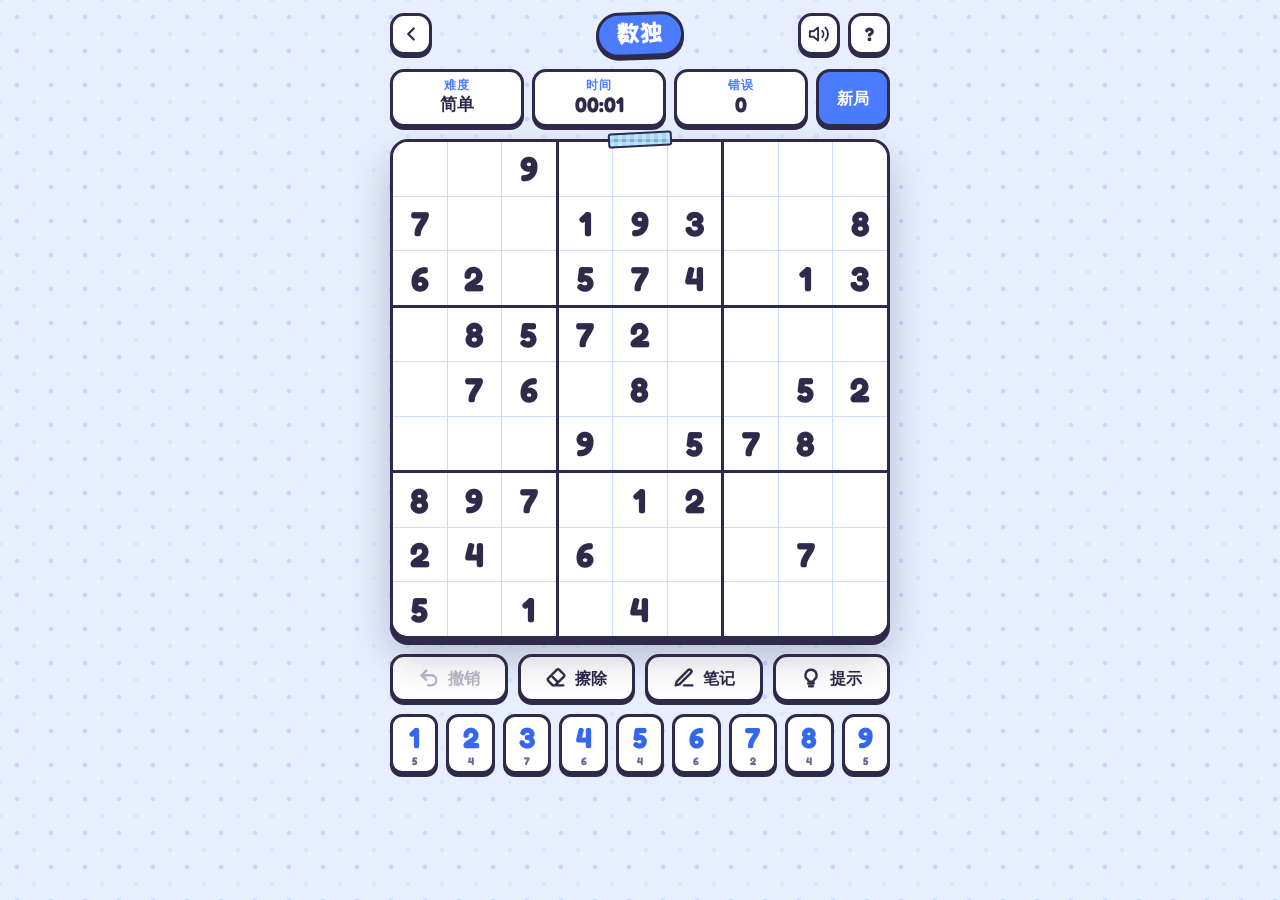
<file: games/sudoku/index.html>
<!DOCTYPE html>
<html lang="zh-CN">
<head>
  <meta charset="UTF-8">
  <meta name="viewport" content="width=device-width, initial-scale=1.0, viewport-fit=cover">
  <title>数独 · 游戏来了</title>
  <meta name="description" content="在线玩数独：四种难度，每局唯一解。支持笔记、提示、撤销和键盘操作，自动保存进度。">
  <meta name="theme-color" content="#e7efff">
  <link rel="icon" href="data:image/svg+xml,%3Csvg xmlns='http://www.w3.org/2000/svg' viewBox='0 0 32 32'%3E%3Crect x='2' y='3.5' width='28' height='27' rx='7' fill='%232d2a4a'/%3E%3Crect x='2' y='1.5' width='28' height='27' rx='7' fill='%234b7bff' stroke='%232d2a4a' stroke-width='2.5'/%3E%3Cpath d='M11.3 3v24M20.7 3v24M3.5 10.5h25M3.5 19.5h25' stroke='%238fd3ff' stroke-width='1.6'/%3E%3Crect x='11.3' y='10.5' width='9.4' height='9' fill='white' stroke='%232d2a4a' stroke-width='1.8'/%3E%3Ctext x='16' y='18.4' font-family='Arial' font-weight='900' font-size='9' fill='%234b7bff' text-anchor='middle'%3E9%3C/text%3E%3C/svg%3E">
  <link rel="preconnect" href="https://fonts.googleapis.com">
  <link rel="preconnect" href="https://fonts.gstatic.com" crossorigin>
  <link href="https://fonts.googleapis.com/css2?family=Fredoka:wght@500;600;700&family=ZCOOL+KuaiLe&display=swap" rel="stylesheet">
  <link rel="stylesheet" href="../../assets/site.css">
  <script src="../../assets/site.js"></script>
  <style>
    :root {
      /* 棋盘之外各部分的总高度：矮屏时整体收窄，保证一屏放下 */
      --chrome: 300px;
      --stage-max: min(500px, max(280px, calc(100vh - var(--chrome))));
      /* 笔记本纸面配色 */
      --sd-paper: var(--paper);
      --sd-bold: var(--ink);
      --sd-thin: #cddbff;
      --sd-zone: #e9f0ff;
      --sd-same: #bcd0ff;
      --sd-user: #3567ee;
      --sd-note: #7486b4;
      --sd-key: #ffffff;
      --sd-note-key: color-mix(in srgb, var(--theme-2) 38%, #ffffff);
      --sd-note-ink: #5b70ad;
    }
    @supports (height: 100dvh) {
      :root { --stage-max: min(500px, max(280px, calc(100dvh - var(--chrome)))); }
    }
    @media (prefers-color-scheme: dark) {
      :root:not([data-theme="light"]) {
        --sd-bold: #7f78bf; --sd-thin: #48426f;
        --sd-zone: #363468; --sd-same: #46529e;
        --sd-user: #a3bcff; --sd-note: #a5aed8; --sd-key: #38335a;
        --sd-note-key: #2f3f72; --sd-note-ink: #8fd3ff;
      }
    }
    :root[data-theme="dark"] {
      --sd-bold: #7f78bf; --sd-thin: #48426f;
      --sd-zone: #363468; --sd-same: #46529e;
      --sd-user: #a3bcff; --sd-note: #a5aed8; --sd-key: #38335a;
      --sd-note-key: #2f3f72; --sd-note-ink: #8fd3ff;
    }

    .stats { align-items: stretch; }
    .stats .btns .btn { height: 100%; min-height: 52px; padding: 0 18px; }
    .stat-value.small { font-size: 17px; line-height: 1.45; }

    /* ---------- 棋盘：白纸卡片 + 墨线粗宫线 + 淡蓝细格线 ---------- */
    .stage { display: flex; justify-content: center; margin-bottom: 3px; }
    /* 一小段“胶带”，笔记本手账感 */
    .stage::before {
      content: "";
      position: absolute;
      z-index: 3;
      top: -7px;
      left: 50%;
      width: 64px;
      height: 15px;
      margin-left: -32px;
      border: 2px solid var(--ink);
      border-radius: 3px;
      background: color-mix(in srgb, var(--theme-2) 80%, transparent);
      background-image: repeating-linear-gradient(90deg, rgba(255, 255, 255, .35) 0 4px, transparent 4px 8px);
      transform: rotate(-3deg);
      pointer-events: none;
    }
    .board {
      position: relative;
      width: 100%;
      aspect-ratio: 1;
      display: grid;
      grid-template-columns: repeat(3, 1fr);
      grid-template-rows: repeat(3, 1fr);
      gap: 3px;
      padding: 0;
      border: var(--outline);
      border-radius: 18px;
      background: var(--sd-bold);
      box-shadow: var(--shadow-lg);
      container-type: inline-size;
      touch-action: manipulation;
      user-select: none;
      -webkit-user-select: none;
      -webkit-touch-callout: none;
      overflow: hidden;
    }
    .box {
      display: grid;
      grid-template-columns: repeat(3, 1fr);
      grid-template-rows: repeat(3, 1fr);
      gap: 1px;
      background: var(--sd-thin);
      min-width: 0;
      min-height: 0;
    }

    .cell {
      position: relative;
      display: grid;
      place-items: center;
      min-width: 0;
      min-height: 0;
      background: var(--sd-paper);
      color: var(--sd-user);
      font-weight: 600;
      font-size: 22px;
      font-size: 7cqw;
      line-height: 1;
      font-variant-numeric: tabular-nums;
      cursor: pointer;
      transition: background-color .12s ease;
    }
    .cell.given { color: var(--text); font-weight: 700; }
    .cell.zone { background: var(--sd-zone); }
    .cell.same { background: var(--sd-same); }
    .cell.clash { background: color-mix(in srgb, var(--bad) 20%, var(--sd-paper)); }
    .cell.bad { color: var(--bad); }
    /* 选中格：天蓝底 + 墨色内圈；亮底上统一用深色字 */
    .cell.sel {
      z-index: 1;
      background: var(--theme-2);
      color: #1f4fd6;
      box-shadow: inset 0 0 0 2.5px var(--ink);
    }
    .cell.sel.given { color: #2d2a4a; }
    .cell.sel.bad { color: #e0263a; }
    .cell.sel.clash { background: color-mix(in srgb, var(--bad) 45%, var(--theme-2)); }
    .cell.sel .notes { color: #34508f; }

    .notes {
      position: absolute;
      inset: 2px;
      display: grid;
      grid-template-columns: repeat(3, 1fr);
      grid-template-rows: repeat(3, 1fr);
      place-items: center;
      font-size: 10px;
      font-size: 2.9cqw;
      font-weight: 600;
      color: var(--sd-note);
    }
    .notes i { font-style: normal; }

    .cell.pop { z-index: 2; animation: cell-pop 260ms cubic-bezier(.2, 1.4, .4, 1); }
    .cell.shake { z-index: 2; animation: cell-shake 320ms ease; }
    .cell.flash { z-index: 2; animation: cell-flash 480ms ease backwards; }
    .cell.wave { z-index: 2; animation: cell-wave 700ms ease backwards; }
    @keyframes cell-pop {
      0% { transform: scale(.6); }
      60% { transform: scale(1.18); }
      100% { transform: scale(1); }
    }
    @keyframes cell-shake {
      20% { transform: translateX(-4px) rotate(-6deg); }
      45% { transform: translateX(4px) rotate(5deg); }
      70% { transform: translateX(-2px) rotate(-2deg); }
    }
    @keyframes cell-flash {
      40% { background: var(--theme-2); color: #2d2a4a; transform: scale(1.1); }
    }
    @keyframes cell-wave {
      30% { background: var(--theme-2); color: #2d2a4a; transform: scale(1.12); }
      60% { background: var(--theme); color: #fff; transform: scale(.94); }
    }

    /* ---------- 工具行：4 个等宽的卡通按钮（图标 + 文字） ---------- */
    .tools { display: grid; grid-template-columns: repeat(4, minmax(0, 1fr)); gap: 8px; }
    .tool {
      display: flex;
      align-items: center;
      justify-content: center;
      gap: 6px;
      height: 44px;
      padding: 0 4px;
      border: var(--outline);
      border-radius: 14px;
      background: var(--paper);
      color: var(--text);
      box-shadow: var(--pop-sm);
      font-size: 15px;
      font-weight: 700;
      white-space: nowrap;
      cursor: pointer;
      touch-action: manipulation;
      user-select: none;
      -webkit-user-select: none;
      transition: transform .08s ease, box-shadow .08s ease, background-color .15s ease, color .15s ease;
    }
    .tool-ic { position: relative; display: grid; place-items: center; flex: none; }
    .tool svg { width: 20px; height: 20px; }
    .tool:hover { background: var(--surface-2); }
    .tool:active { transform: translateY(3px); box-shadow: 0 0 0 var(--ink); }
    .tool:focus-visible { outline: 3px solid var(--theme); outline-offset: 3px; }
    .tool[aria-pressed="true"] { background: var(--theme-2); color: #2d2a4a; }
    .tool:disabled { cursor: default; color: var(--text-dim); background: var(--paper); transform: none; box-shadow: var(--pop-sm); }
    .tool:disabled > * { opacity: .5; }
    /* 已用提示数：贴在灯泡右上角的小圆点，不占布局 */
    .tool.has-badge .tool-ic { margin-right: 5px; }
    .tool .badge {
      position: absolute;
      top: -7px;
      right: -9px;
      min-width: 16px;
      height: 16px;
      padding: 0 3px;
      border: 2px solid var(--ink);
      border-radius: 8px;
      background: var(--theme);
      color: #fff;
      font-size: 10px;
      font-weight: 700;
      line-height: 12px;
      text-align: center;
      font-variant-numeric: tabular-nums;
    }

    /* ---------- 数字键盘：9 颗卡通按键，剩余个数写在数字下方 ---------- */
    .pad { display: grid; grid-template-columns: repeat(9, minmax(0, 1fr)); gap: 6px; }
    .pad button {
      display: flex;
      flex-direction: column;
      align-items: center;
      justify-content: center;
      gap: 3px;
      height: 54px;
      padding: 2px 0 0;
      border: var(--outline);
      border-radius: 12px;
      background: var(--sd-key);
      color: var(--sd-user);
      box-shadow: var(--pop-sm);
      cursor: pointer;
      touch-action: manipulation;
      user-select: none;
      -webkit-user-select: none;
      transition: transform .08s ease, box-shadow .08s ease, background-color .15s ease, color .15s ease;
    }
    .pad button:hover { background: var(--surface-2); }
    .pad button:active { transform: translateY(3px); box-shadow: 0 0 0 var(--ink); }
    .pad button:focus-visible { outline: 3px solid var(--theme); outline-offset: 3px; }
    .pad b { font-family: var(--font); font-size: 25px; font-weight: 700; line-height: 25px; height: 25px; transition: font-size .12s ease; }
    .pad small {
      height: 10px;
      font-size: 10px;
      font-weight: 700;
      line-height: 10px;
      color: var(--text-dim);
      font-variant-numeric: tabular-nums;
    }
    /* 笔记模式：键盘变成浅天蓝底 + 小号铅笔色数字 */
    .pad.noting button { background: var(--sd-note-key); color: var(--sd-note-ink); }
    .pad.noting b { font-size: 18px; }
    .pad button.done { background: var(--surface-2); color: var(--text-dim); box-shadow: 0 0 0 var(--ink); transform: translateY(3px); cursor: default; }
    .pad button.done b { opacity: .45; }

    /* ---------- 胜利卡片：星星 + 彩纸 ---------- */
    .overlay.win { animation-delay: 800ms; }
    .overlay.win .overlay-card { animation-delay: 850ms; }
    .overlay.win .overlay-card { position: relative; z-index: 1; gap: 8px; padding-top: 16px; }
    .win-stars { display: flex; align-items: flex-end; gap: 4px; height: 50px; }
    .win-stars path:first-child { stroke: var(--ink); }
    .win-stars svg { width: 38px; height: 38px; animation: star-in 420ms cubic-bezier(.2, 1.6, .4, 1) backwards; }
    .win-stars svg:nth-child(1) { transform: rotate(-14deg); animation-delay: 1100ms; }
    .win-stars svg:nth-child(2) { width: 50px; height: 50px; animation-delay: 1250ms; }
    .win-stars svg:nth-child(3) { transform: rotate(14deg); animation-delay: 1400ms; }
    @keyframes star-in { from { transform: scale(0) rotate(-90deg); opacity: 0; } }
    .overlay .best {
      padding: 2px 12px 3px;
      border: 2.5px solid var(--ink);
      border-radius: 999px;
      background: var(--surface-2);
      color: var(--text);
      font-size: 14px;
    }
    .overlay .best.record { background: var(--theme-2); color: #2d2a4a; transform: rotate(-3deg); }
    .overlay .row { margin-top: 4px; }
    .nw { white-space: nowrap; }
    .confetti { position: absolute; inset: 0; z-index: 2; overflow: hidden; pointer-events: none; }
    .confetti i {
      position: absolute;
      top: 40%;
      left: 50%;
      width: 12px;
      height: 17px;
      border: 2.5px solid var(--ink);
      border-radius: 3px;
      background: var(--c);
      opacity: 0;
      animation: confetti 1700ms cubic-bezier(.2, .8, .4, 1) var(--d, 1150ms) forwards;
    }
    .confetti i:nth-child(3n) { border-radius: 50%; width: 13px; height: 13px; }
    .confetti i:nth-child(4n) { width: 18px; height: 9px; }
    @keyframes confetti {
      0% { opacity: 1; transform: translate(-50%, -50%) scale(.3) rotate(0); }
      45% { opacity: 1; transform: translate(calc(-50% + var(--x)), calc(-50% + var(--y))) scale(1) rotate(var(--r)); }
      80% { opacity: 1; }
      100% { opacity: 0; transform: translate(calc(-50% + var(--x)), calc(-50% + var(--y) + 70px)) scale(.9) rotate(calc(var(--r) * 1.6)); }
    }

    @media (max-width: 380px) {
      .pad { gap: 5px; }
      .pad b { font-size: 23px; }
      .pad button { border-radius: 10px; }
      .tools { gap: 6px; }
    }
    @media (max-width: 360px) {
      .stats { gap: 6px; }
      .stat { padding: 5px 2px 6px; }
      .stat-value { font-size: 16px; line-height: 1.5; }
      .stat-value.small { font-size: 15px; line-height: 1.6; }
      .stats .btns .btn { padding: 0 12px; }
      .pad { gap: 4px; }
      .pad button { border-width: 2.5px; }
      .tool { gap: 4px; font-size: 14px; }
      .tool svg { width: 18px; height: 18px; }
    }
    @media (min-width: 560px) {
      :root { --chrome: 320px; }
      .tools { gap: 10px; }
      .tool { height: 48px; font-size: 16px; gap: 8px; }
      .tool svg { width: 22px; height: 22px; }
      .pad { gap: 8px; }
      .pad button { height: 60px; gap: 4px; }
      .pad b { font-size: 29px; line-height: 29px; height: 29px; }
      .pad.noting b { font-size: 21px; }
      .pad small { font-size: 11px; height: 11px; line-height: 11px; }
    }
  </style>
</head>
<body class="game-page" data-game="sudoku">
  <header class="gbar">
    <a class="icon-btn" href="../../" aria-label="返回游戏大厅" title="返回游戏大厅">
      <svg viewBox="0 0 24 24" fill="none" stroke="currentColor" stroke-width="2.4" stroke-linecap="round" stroke-linejoin="round"><path d="M15 18l-6-6 6-6"/></svg>
    </a>
    <h1 class="gbar-title">数独</h1>
    <div class="gbar-actions">
      <button class="icon-btn sound-toggle" type="button" aria-label="关闭声音">
        <svg class="on" viewBox="0 0 24 24" fill="none" stroke="currentColor" stroke-width="2" stroke-linecap="round" stroke-linejoin="round"><path d="M11 5L6 9H2v6h4l5 4V5z"/><path d="M15.5 8.5a5 5 0 0 1 0 7M19 5a10 10 0 0 1 0 14"/></svg>
        <svg class="off" viewBox="0 0 24 24" fill="none" stroke="currentColor" stroke-width="2" stroke-linecap="round" stroke-linejoin="round"><path d="M11 5L6 9H2v6h4l5 4V5z"/><path d="M22 9l-6 6M16 9l6 6"/></svg>
      </button>
      <button class="icon-btn" type="button" data-open="help" aria-label="玩法说明" title="玩法说明">?</button>
    </div>
  </header>

  <main class="gmain">
    <div class="stats">
      <div class="stat"><span class="stat-label">难度</span><span class="stat-value small" id="diff-label">简单</span></div>
      <div class="stat"><span class="stat-label">时间</span><span class="stat-value" id="time">00:00</span></div>
      <div class="stat"><span class="stat-label">错误</span><span class="stat-value" id="mistakes">0</span></div>
      <div class="btns">
        <button class="btn primary" type="button" id="new-game" aria-haspopup="dialog">新局</button>
      </div>
    </div>

    <div class="stage">
      <div class="board" id="board" role="grid" aria-label="数独棋盘，点格子后输入数字">
        <div class="overlay win" id="win" hidden>
          <div class="overlay-card">
            <div class="win-stars" aria-hidden="true">
              <svg viewBox="0 0 40 40"><path d="M20 3.5l5 10.4 11.4 1.5-8.3 7.9 2.1 11.3L20 29.1l-10.2 5.5 2.1-11.3-8.3-7.9L15 13.9z" fill="#ffd23f" stroke="#2d2a4a" stroke-width="3" stroke-linejoin="round"/><path d="M14.5 17.5l3-.5" stroke="#fff" stroke-width="2.5" stroke-linecap="round"/></svg>
              <svg viewBox="0 0 40 40"><path d="M20 3.5l5 10.4 11.4 1.5-8.3 7.9 2.1 11.3L20 29.1l-10.2 5.5 2.1-11.3-8.3-7.9L15 13.9z" fill="#ffd23f" stroke="#2d2a4a" stroke-width="3" stroke-linejoin="round"/><path d="M14.5 17.5l3-.5" stroke="#fff" stroke-width="2.5" stroke-linecap="round"/></svg>
              <svg viewBox="0 0 40 40"><path d="M20 3.5l5 10.4 11.4 1.5-8.3 7.9 2.1 11.3L20 29.1l-10.2 5.5 2.1-11.3-8.3-7.9L15 13.9z" fill="#ffd23f" stroke="#2d2a4a" stroke-width="3" stroke-linejoin="round"/><path d="M14.5 17.5l3-.5" stroke="#fff" stroke-width="2.5" stroke-linecap="round"/></svg>
            </div>
            <h2>完成！</h2>
            <p id="win-text">用时 00:00</p>
            <p class="best" id="win-best" hidden>新纪录！</p>
            <div class="row">
              <button class="btn primary" type="button" data-action="new">再来一局</button>
              <button class="btn" type="button" data-action="choose">换难度</button>
            </div>
          </div>
          <div class="confetti" aria-hidden="true">
            <i style="--c:#4b7bff;--x:-150px;--y:-130px;--r:220deg;--d:1150ms"></i>
            <i style="--c:#ffd23f;--x:-70px;--y:-165px;--r:-160deg;--d:1200ms"></i>
            <i style="--c:#ff6fb5;--x:15px;--y:-175px;--r:260deg;--d:1170ms"></i>
            <i style="--c:#8fd3ff;--x:95px;--y:-155px;--r:-200deg;--d:1220ms"></i>
            <i style="--c:#2fbf71;--x:160px;--y:-95px;--r:300deg;--d:1160ms"></i>
            <i style="--c:#ff8a3d;--x:165px;--y:5px;--r:-240deg;--d:1210ms"></i>
            <i style="--c:#4b7bff;--x:150px;--y:95px;--r:180deg;--d:1180ms"></i>
            <i style="--c:#ffd23f;--x:60px;--y:120px;--r:-280deg;--d:1230ms"></i>
            <i style="--c:#ff6fb5;--x:-45px;--y:125px;--r:200deg;--d:1190ms"></i>
            <i style="--c:#8fd3ff;--x:-130px;--y:105px;--r:-220deg;--d:1240ms"></i>
            <i style="--c:#2fbf71;--x:-170px;--y:20px;--r:260deg;--d:1170ms"></i>
            <i style="--c:#ff8a3d;--x:-160px;--y:-60px;--r:-300deg;--d:1200ms"></i>
            <i style="--c:#ff4d5e;--x:120px;--y:-185px;--r:140deg;--d:1260ms"></i>
            <i style="--c:#b6ec5a;--x:-110px;--y:-190px;--r:-120deg;--d:1250ms"></i>
          </div>
        </div>
      </div>
    </div>

    <div class="tools">
      <button class="tool" type="button" id="undo" title="撤销 (Ctrl+Z)">
        <span class="tool-ic"><svg viewBox="0 0 24 24" fill="none" stroke="currentColor" stroke-width="2.6" stroke-linecap="round" stroke-linejoin="round"><path d="M9 14L4 9l5-5"/><path d="M4 9h10.5a5.5 5.5 0 0 1 0 11H11"/></svg></span>
        <span>撤销</span>
      </button>
      <button class="tool" type="button" id="erase" title="擦除 (Backspace)">
        <span class="tool-ic"><svg viewBox="0 0 24 24" fill="none" stroke="currentColor" stroke-width="2.6" stroke-linecap="round" stroke-linejoin="round"><path d="M20 20H8.5L3.6 15.1a2 2 0 0 1 0-2.8l9.2-9.2a2 2 0 0 1 2.8 0l4.8 4.8a2 2 0 0 1 0 2.8L12 19"/><path d="M8 10.5l6 6"/></svg></span>
        <span>擦除</span>
      </button>
      <button class="tool" type="button" id="notes-btn" aria-pressed="false" title="笔记 (N)">
        <span class="tool-ic"><svg viewBox="0 0 24 24" fill="none" stroke="currentColor" stroke-width="2.6" stroke-linecap="round" stroke-linejoin="round"><path d="M12 20h9"/><path d="M16.5 3.5a2.1 2.1 0 0 1 3 3L7 19l-4 1 1-4z"/></svg></span>
        <span>笔记</span>
      </button>
      <button class="tool" type="button" id="hint" title="提示">
        <span class="tool-ic"><svg viewBox="0 0 24 24" fill="none" stroke="currentColor" stroke-width="2.6" stroke-linecap="round" stroke-linejoin="round"><path d="M9 18h6M10 21h4"/><path d="M12 3a6 6 0 0 0-3.5 10.9c.6.5 1 1.2 1 2.1h5c0-.9.4-1.6 1-2.1A6 6 0 0 0 12 3z"/></svg><span class="badge" id="hint-count" aria-label="已用提示" hidden>0</span></span>
        <span>提示</span>
      </button>
    </div>

    <div class="pad" id="pad" aria-label="数字键盘"></div>
  </main>

  <dialog class="sheet" id="help">
    <div class="sheet-head">
      <h2>怎么玩</h2>
      <button class="icon-btn" type="button" data-close aria-label="关闭">✕</button>
    </div>
    <div class="sheet-body">
      <ul class="tips">
        <li><b>🧩</b><span>每行、每列、每个 <strong>3×3 宫</strong>里 1–9 各出现一次。</span></li>
        <li><b>👆</b><span>点格子，再点下方数字填入。</span></li>
        <li><b>✏️</b><span><strong>笔记</strong>记候选数，卡住点<strong>提示</strong>。</span></li>
        <li><b>⌨️</b><span>键盘：数字填入，方向键移动，<span class="nw"><kbd>N</kbd> 笔记，</span><span class="nw"><kbd>Ctrl</kbd>+<kbd>Z</kbd> 撤销。</span></span></li>
      </ul>
      <p style="margin:18px 0 0"><button class="btn block theme-toggle" type="button">
        <svg class="moon" viewBox="0 0 24 24" fill="none" stroke="currentColor" stroke-width="2" stroke-linecap="round" stroke-linejoin="round"><path d="M21 12.8A9 9 0 1 1 11.2 3a7 7 0 0 0 9.8 9.8z"/></svg>
        <svg class="sun" viewBox="0 0 24 24" fill="none" stroke="currentColor" stroke-width="2" stroke-linecap="round"><circle cx="12" cy="12" r="4"/><path d="M12 2v2M12 20v2M4.9 4.9l1.4 1.4M17.7 17.7l1.4 1.4M2 12h2M20 12h2M4.9 19.1l1.4-1.4M17.7 6.3l1.4-1.4"/></svg>
        切换深色 / 浅色
      </button></p>
    </div>
  </dialog>

  <dialog class="sheet" id="newgame" aria-labelledby="newgame-title">
    <div class="sheet-head">
      <h2 id="newgame-title">新游戏</h2>
      <button class="icon-btn" type="button" data-close aria-label="关闭">✕</button>
    </div>
    <div class="sheet-body">
      <p class="sheet-label">难度</p>
      <div class="choices" id="diff-choices"></div>
    </div>
  </dialog>

  <script>
  (function () {
    'use strict';

    var DIFFS = {
      easy: { label: '简单', givens: 38, icon: '🙂' },
      medium: { label: '中等', givens: 32, icon: '🤔' },
      hard: { label: '困难', givens: 27, icon: '😤' },
      expert: { label: '专家', givens: 24, icon: '🧠' }
    };
    var DIFF_ORDER = ['easy', 'medium', 'hard', 'expert'];
    var MAX_HISTORY = 200;
    var KEY_STATE = 'gzly.sudoku.state';
    var KEY_TIME = 'gzly.sudoku.time';
    var KEY_BEST = 'gzly.sudoku.best';
    var KEY_DIFF = 'gzly.sudoku.diff';
    var Site = window.Site;
    var store = Site.store;
    var sound = Site.sound;

    var boardEl = document.getElementById('board');
    var padEl = document.getElementById('pad');
    var timeEl = document.getElementById('time');
    var mistakesEl = document.getElementById('mistakes');
    var diffLabelEl = document.getElementById('diff-label');
    var undoBtn = document.getElementById('undo');
    var notesBtn = document.getElementById('notes-btn');
    var choicesEl = document.getElementById('diff-choices');
    var eraseBtn = document.getElementById('erase');
    var hintBtn = document.getElementById('hint');
    var hintCountEl = document.getElementById('hint-count');
    var winEl = document.getElementById('win');

    Site.played('sudoku');

    // ---------- 坐标表 ----------
    var ROW = [], COL = [], BOX = [], PEERS = [];
    for (var i = 0; i < 81; i++) {
      ROW[i] = (i / 9) | 0;
      COL[i] = i % 9;
      BOX[i] = ((ROW[i] / 3) | 0) * 3 + ((COL[i] / 3) | 0);
    }
    for (i = 0; i < 81; i++) {
      PEERS[i] = [];
      for (var j = 0; j < 81; j++) {
        if (j !== i && (ROW[j] === ROW[i] || COL[j] === COL[i] || BOX[j] === BOX[i])) PEERS[i].push(j);
      }
    }
    var BITS = [];
    for (var m = 0; m < 512; m++) { var c = 0, x = m; while (x) { x &= x - 1; c++; } BITS[m] = c; }

    function shuffle(a) {
      for (var i = a.length - 1; i > 0; i--) {
        var j = (Math.random() * (i + 1)) | 0;
        var t = a[i]; a[i] = a[j]; a[j] = t;
      }
      return a;
    }

    // ---------- 求解 / 生成 ----------
    // 位运算回溯 + 最少候选优先；数到 limit 个解就停。random 时随机尝试顺序（用来造终盘）
    function solve(g, limit, random) {
      var rows = [0, 0, 0, 0, 0, 0, 0, 0, 0], cols = rows.slice(), boxes = rows.slice();
      var empties = [];
      for (var i = 0; i < 81; i++) {
        var v = g[i];
        if (!v) { empties.push(i); continue; }
        var b = 1 << (v - 1);
        if ((rows[ROW[i]] | cols[COL[i]] | boxes[BOX[i]]) & b) return 0;
        rows[ROW[i]] |= b; cols[COL[i]] |= b; boxes[BOX[i]] |= b;
      }
      var count = 0, n = empties.length;

      function rec(depth) {
        if (depth === n) { count++; return; }
        var bi = -1, bm = 0, bc = 10;
        for (var k = depth; k < n; k++) {
          var idx = empties[k];
          var mask = ~(rows[ROW[idx]] | cols[COL[idx]] | boxes[BOX[idx]]) & 511;
          if (BITS[mask] < bc) { bc = BITS[mask]; bi = k; bm = mask; if (bc <= 1) break; }
        }
        if (bc === 0) return;
        var t = empties[depth]; empties[depth] = empties[bi]; empties[bi] = t;
        var cell = empties[depth];
        var ds = [];
        for (var d = 0; d < 9; d++) if (bm & (1 << d)) ds.push(d);
        if (random) shuffle(ds);
        for (var q = 0; q < ds.length; q++) {
          var bit = 1 << ds[q];
          rows[ROW[cell]] |= bit; cols[COL[cell]] |= bit; boxes[BOX[cell]] |= bit;
          g[cell] = ds[q] + 1;
          rec(depth + 1);
          if (count >= limit) return;
          g[cell] = 0;
          rows[ROW[cell]] &= ~bit; cols[COL[cell]] &= ~bit; boxes[BOX[cell]] &= ~bit;
        }
        empties[bi] = empties[depth]; empties[depth] = t;
      }
      rec(0);
      return count;
    }

    // 先造完整终盘，再随机挖空，每挖一格都检查解是否仍唯一；达不到目标就在时间预算内重试取最好的
    function generate(target) {
      var t0 = Date.now(), best = null;
      do {
        var sol = [];
        for (var i = 0; i < 81; i++) sol.push(0);
        solve(sol, 1, true);
        var p = sol.slice(), givens = 81;
        var order = shuffle(Array.from({ length: 81 }, function (_, k) { return k; }));
        for (var k = 0; k < 81 && givens > target; k++) {
          var idx = order[k], v = p[idx];
          p[idx] = 0;
          if (solve(p.slice(), 2, false) !== 1) p[idx] = v;
          else givens--;
        }
        if (!best || givens < best.givens) best = { puzzle: p, solution: sol, givens: givens };
      } while (best.givens > target && Date.now() - t0 < 700);
      return best;
    }

    // ---------- 状态 ----------
    var S = null;          // 当前局：见 newState()
    var sel = -1;          // 选中格
    var focusDigit = 0;    // 没选格子时点数字，用来高亮同数字
    var noteMode = false;
    var best = store.get(KEY_BEST, {}) || {};
    if (typeof best !== 'object') best = {};

    function newState(diff) {
      var g = generate(DIFFS[diff].givens);
      return {
        v: 1,
        id: Date.now().toString(36) + Math.random().toString(36).slice(2, 6),
        diff: diff,
        puzzle: g.puzzle.join(''),
        solution: g.solution.join(''),
        grid: g.puzzle.slice(),
        notes: new Array(81).fill(0),
        mistakes: 0,
        hints: 0,
        elapsed: 0,
        won: false,
        history: []
      };
    }

    function isGiven(i) { return S.puzzle.charAt(i) !== '0'; }
    function solAt(i) { return +S.solution.charAt(i); }

    function isValidState(s) {
      if (!s || s.v !== 1 || !DIFFS[s.diff]) return false;
      if (typeof s.puzzle !== 'string' || !/^[0-9]{81}$/.test(s.puzzle)) return false;
      if (typeof s.solution !== 'string' || !/^[1-9]{81}$/.test(s.solution)) return false;
      if (!Array.isArray(s.grid) || s.grid.length !== 81) return false;
      if (!Array.isArray(s.notes) || s.notes.length !== 81) return false;
      for (var i = 0; i < 81; i++) {
        var p = +s.puzzle.charAt(i);
        if (p && (p !== +s.solution.charAt(i) || s.grid[i] !== p)) return false;
        if (typeof s.grid[i] !== 'number' || s.grid[i] < 0 || s.grid[i] > 9) return false;
      }
      return true;
    }

    function save() {
      if (S.history.length > MAX_HISTORY) S.history = S.history.slice(-MAX_HISTORY);
      store.set(KEY_STATE, S);
      saveTime();
    }
    function saveTime() { store.set(KEY_TIME, { id: S.id, t: Math.floor(S.elapsed) }); }

    function pushHistory() {
      S.history.push({ g: S.grid.join(''), n: S.notes.slice() });
      if (S.history.length > MAX_HISTORY) S.history.shift();
    }

    // ---------- 渲染 ----------
    var cellEls = [];
    (function buildBoard() {
      var boxes = [];
      for (var b = 0; b < 9; b++) {
        var box = document.createElement('div');
        box.className = 'box';
        boardEl.insertBefore(box, winEl);
        boxes.push(box);
      }
      for (var i = 0; i < 81; i++) {
        var el = document.createElement('div');
        el.className = 'cell';
        el.setAttribute('role', 'gridcell');
        el.dataset.i = i;
        cellEls[i] = el;
      }
      // 每个宫按行顺序放 9 个格子
      for (i = 0; i < 81; i++) boxes[BOX[i]].appendChild(cellEls[i]);
      for (var d = 1; d <= 9; d++) {
        var btn = document.createElement('button');
        btn.type = 'button';
        btn.dataset.d = d;
        btn.innerHTML = '<b>' + d + '</b><small></small>';
        btn.setAttribute('aria-label', '数字 ' + d);
        padEl.appendChild(btn);
      }
    })();

    function conflicts() {
      var bad = new Array(81).fill(false);
      for (var i = 0; i < 81; i++) {
        var v = S.grid[i];
        if (!v) continue;
        var peers = PEERS[i];
        for (var k = 0; k < peers.length; k++) {
          if (S.grid[peers[k]] === v) { bad[i] = true; break; }
        }
      }
      return bad;
    }

    function render() {
      var clash = conflicts();
      var sv = sel >= 0 ? S.grid[sel] : focusDigit;
      for (var i = 0; i < 81; i++) {
        var el = cellEls[i];
        var v = S.grid[i];
        var cls = 'cell';
        if (isGiven(i)) cls += ' given';
        else if (v && v !== solAt(i)) cls += ' bad';
        if (sel >= 0 && (ROW[i] === ROW[sel] || COL[i] === COL[sel] || BOX[i] === BOX[sel])) cls += ' zone';
        if (sv && v === sv) cls += ' same';
        if (clash[i]) cls += ' clash';
        if (i === sel) cls += ' sel';
        // 保留动画类，避免重绘打断
        ['pop', 'shake', 'flash', 'wave'].forEach(function (a) { if (el.classList.contains(a)) cls += ' ' + a; });
        el.className = cls;

        var key = v ? 'v' + v : 'n' + S.notes[i];
        if (el._key !== key) {
          el._key = key;
          if (v) {
            el.textContent = v;
          } else if (S.notes[i]) {
            var html = '<span class="notes">';
            for (var d = 1; d <= 9; d++) html += '<i>' + (S.notes[i] & (1 << (d - 1)) ? d : '') + '</i>';
            el.innerHTML = html + '</span>';
          } else {
            el.textContent = '';
          }
        }
        el.setAttribute('aria-label', (ROW[i] + 1) + '行' + (COL[i] + 1) + '列 ' + (v || '空'));
      }

      // 数字键盘：剩余个数
      var placed = [0, 0, 0, 0, 0, 0, 0, 0, 0, 0];
      for (i = 0; i < 81; i++) if (S.grid[i] && S.grid[i] === solAt(i)) placed[S.grid[i]]++;
      var btns = padEl.children;
      for (var n = 1; n <= 9; n++) {
        var left = 9 - placed[n];
        var b = btns[n - 1];
        b.classList.toggle('done', left === 0);
        b.lastChild.textContent = left || '';
      }
      padEl.classList.toggle('noting', noteMode);

      mistakesEl.textContent = S.mistakes;
      diffLabelEl.textContent = DIFFS[S.diff].label;
      hintCountEl.hidden = !S.hints;
      hintBtn.classList.toggle('has-badge', !!S.hints);
      eraseBtn.disabled = hintBtn.disabled = notesBtn.disabled = S.won;
      hintCountEl.textContent = S.hints;
      undoBtn.disabled = !S.history.length || S.won;
      notesBtn.setAttribute('aria-pressed', String(noteMode));
      renderTime();
    }

    function renderTime() { timeEl.textContent = Site.formatTime(S.elapsed); }

    function animate(i, name, delay) {
      var el = cellEls[i];
      el.classList.remove(name);
      void el.offsetWidth;
      el.style.animationDelay = delay ? delay + 'ms' : '';
      el.classList.add(name);
    }
    boardEl.addEventListener('animationend', function (e) {
      var el = e.target.closest('.cell');
      if (!el) return;
      el.classList.remove('pop', 'shake', 'flash', 'wave');
      el.style.animationDelay = '';
    });

    // ---------- 计时 ----------
    var lastTick = 0;
    function running() { return S && !S.won && document.visibilityState === 'visible'; }
    setInterval(function () {
      var now = Date.now();
      if (running() && lastTick) {
        var before = Math.floor(S.elapsed);
        S.elapsed += Math.min(now - lastTick, 2000) / 1000;
        if (Math.floor(S.elapsed) !== before) { renderTime(); saveTime(); }
      }
      lastTick = now;
    }, 250);
    document.addEventListener('visibilitychange', function () {
      lastTick = Date.now();
      if (document.visibilityState === 'hidden' && S) save();
    });
    window.addEventListener('pagehide', function () { if (S) save(); });

    // ---------- 规则 ----------
    function unitCells(kind, n) {
      var list = [];
      for (var i = 0; i < 81; i++) if ((kind === 0 ? ROW : kind === 1 ? COL : BOX)[i] === n) list.push(i);
      return list;
    }
    function unitDone(list) {
      for (var k = 0; k < list.length; k++) if (S.grid[list[k]] !== solAt(list[k])) return false;
      return true;
    }

    function isSolved() {
      for (var i = 0; i < 81; i++) if (S.grid[i] !== solAt(i)) return false;
      return true;
    }

    // 在 i 填入 d；返回是否正确
    function setDigit(i, d, fromHint) {
      pushHistory();
      S.grid[i] = d;
      S.notes[i] = 0;
      var ok = d === solAt(i);
      if (ok) {
        // 自动清掉同行同列同宫的该候选
        var bit = 1 << (d - 1);
        PEERS[i].forEach(function (p) { S.notes[p] &= ~bit; });
      } else if (!fromHint) {
        S.mistakes++;
      }
      return ok;
    }

    function afterPlace(i, ok) {
      if (!ok) {
        sound('error');
        Site.vibrate(30);
        animate(i, 'shake');
        render();
        save();
        return;
      }
      // 检查行 / 列 / 宫是否完成
      var units = [unitCells(0, ROW[i]), unitCells(1, COL[i]), unitCells(2, BOX[i])].filter(unitDone);
      if (isSolved()) {
        win();
        return;
      }
      if (units.length) {
        sound('line', units.length + 1);
        var seen = {};
        units.forEach(function (list) {
          list.forEach(function (c) {
            if (seen[c]) return;
            seen[c] = 1;
            var dist = Math.abs(ROW[c] - ROW[i]) + Math.abs(COL[c] - COL[i]);
            animate(c, 'flash', dist * 35);
          });
        });
      } else {
        sound('place');
        animate(i, 'pop');
      }
      render();
      save();
    }

    function input(d) {
      if (S.won) return;
      if (sel < 0) {
        focusDigit = focusDigit === d ? 0 : d;
        sound('select');
        render();
        return;
      }
      if (isGiven(sel)) {
        focusDigit = 0;
        sound('click');
        return;
      }
      if (noteMode) {
        if (S.grid[sel]) return;
        pushHistory();
        S.notes[sel] ^= 1 << (d - 1);
        sound('click');
        render();
        save();
        return;
      }
      if (S.grid[sel] === d) return;
      afterPlace(sel, setDigit(sel, d, false));
    }

    function erase() {
      if (S.won || sel < 0 || isGiven(sel)) return;
      if (!S.grid[sel] && !S.notes[sel]) return;
      pushHistory();
      S.grid[sel] = 0;
      S.notes[sel] = 0;
      sound('move');
      render();
      save();
    }

    function undo() {
      if (S.won) return;
      var prev = S.history.pop();
      if (!prev) return;
      S.grid = prev.g.split('').map(Number);
      S.notes = prev.n.slice();
      sound('click');
      render();
      save();
    }

    function hint() {
      if (S.won) return;
      var target = -1;
      if (sel >= 0 && !isGiven(sel) && S.grid[sel] !== solAt(sel)) target = sel;
      else {
        var empties = [];
        for (var i = 0; i < 81; i++) if (S.grid[i] !== solAt(i)) empties.push(i);
        if (!empties.length) return;
        target = empties[(Math.random() * empties.length) | 0];
      }
      S.hints++;
      sel = target;
      focusDigit = 0;
      setDigit(target, solAt(target), true);
      afterPlace(target, true);
    }

    function toggleNotes() {
      if (S.won) return;
      noteMode = !noteMode;
      sound('click');
      render();
    }

    function select(i) {
      if (S.won) return;
      sel = i;
      focusDigit = 0;
      sound('select');
      render();
    }

    function win() {
      S.won = true;
      noteMode = false;
      sel = -1;
      focusDigit = 0;
      var t = Math.floor(S.elapsed);
      var prev = best[S.diff];
      var record = !prev || t < prev;
      if (record) {
        best[S.diff] = t;
        store.set(KEY_BEST, best);
      }
      S.record = record;
      updateHomeStat();
      sound('win');
      for (var i = 0; i < 81; i++) animate(i, 'wave', (ROW[i] + COL[i]) * 40);
      render();
      showWin();
      save();
    }

    function showWin() {
      winEl.hidden = !S.won;
      if (!S.won) return;
      var t = Math.floor(S.elapsed);
      var text = DIFFS[S.diff].label + ' · 用时 ' + Site.formatTime(t);
      if (S.hints) text += ' · 提示 ' + S.hints;
      document.getElementById('win-text').textContent = text;
      var bestEl = document.getElementById('win-best');
      bestEl.hidden = false;
      bestEl.textContent = S.record ? '新纪录！' : '最快 ' + Site.formatTime(best[S.diff] || t);
      bestEl.classList.toggle('record', !!S.record);
    }

    // 首页卡片显示最难一档的最快用时，如 “专家 05:12”
    function updateHomeStat() {
      for (var k = DIFF_ORDER.length - 1; k >= 0; k--) {
        var d = DIFF_ORDER[k];
        if (best[d]) {
          var s = Site.formatTime(best[d]);
          Site.setHomeStat('sudoku', (s.length > 5 ? '' : DIFFS[d].label + ' ') + s);
          return;
        }
      }
    }

    // 新游戏弹窗：四个难度选项，副标题带提示数和该难度最快用时
    function openNewGame() {
      var html = '';
      DIFF_ORDER.forEach(function (d) {
        var info = DIFFS[d];
        var sub = info.givens + ' 个提示数' + (best[d] ? ' · 最快 ' + Site.formatTime(best[d]) : '');
        html += '<button class="choice" type="button" data-diff="' + d + '" aria-pressed="' + (d === S.diff) + '">' +
          '<span class="choice-icon" aria-hidden="true">' + info.icon + '</span>' +
          '<span><b>' + info.label + '</b><small>' + sub + '</small></span></button>';
      });
      choicesEl.innerHTML = html;
      sound('click');
      Site.openDialog('newgame');
    }

    function startNew(diff, quiet) {
      store.set(KEY_DIFF, diff);
      S = newState(diff);
      sel = -1;
      focusDigit = 0;
      cellEls.forEach(function (el) { el._key = null; });
      showWin();
      render();
      save();
      if (!quiet) sound('start');
      for (var i = 0; i < 81; i++) if (isGiven(i)) animate(i, 'pop', (ROW[i] + COL[i]) * 12);
    }

    // ---------- 事件 ----------
    boardEl.addEventListener('click', function (e) {
      var act = e.target.closest('[data-action]');
      if (act) {
        if (act.getAttribute('data-action') === 'new') startNew(S.diff);
        else openNewGame();
        return;
      }
      var cell = e.target.closest('.cell');
      if (cell) select(+cell.dataset.i);
    });
    padEl.addEventListener('click', function (e) {
      var b = e.target.closest('button');
      if (b) input(+b.dataset.d);
    });
    undoBtn.addEventListener('click', undo);
    eraseBtn.addEventListener('click', erase);
    notesBtn.addEventListener('click', toggleNotes);
    hintBtn.addEventListener('click', hint);
    document.getElementById('new-game').addEventListener('click', openNewGame);
    // 选中即开局（弹窗本身就是确认）；先关弹窗让它画出来，再生成题目
    choicesEl.addEventListener('click', function (e) {
      var b = e.target.closest('.choice');
      if (!b) return;
      var diff = b.dataset.diff;
      if (!DIFFS[diff]) return;
      Site.closeDialog('newgame');
      requestAnimationFrame(function () { setTimeout(function () { startNew(diff); }, 0); });
    });

    document.addEventListener('keydown', function (e) {
      if (document.querySelector('dialog[open]')) return;
      var tag = e.target && e.target.tagName;
      if (tag === 'INPUT' || tag === 'TEXTAREA') return;
      if ((e.ctrlKey || e.metaKey) && (e.key === 'z' || e.key === 'Z')) {
        e.preventDefault();
        undo();
        return;
      }
      if (e.ctrlKey || e.metaKey || e.altKey) return;
      var k = e.key;
      if (k >= '1' && k <= '9') { e.preventDefault(); input(+k); return; }
      if (k === 'Backspace' || k === 'Delete' || k === '0') { e.preventDefault(); erase(); return; }
      if (k === 'n' || k === 'N') { e.preventDefault(); toggleNotes(); return; }
      var dr = 0, dc = 0;
      if (k === 'ArrowUp') dr = -1;
      else if (k === 'ArrowDown') dr = 1;
      else if (k === 'ArrowLeft') dc = -1;
      else if (k === 'ArrowRight') dc = 1;
      else return;
      e.preventDefault();
      if (S.won) return;
      if (sel < 0) { select(40); return; }
      select(((ROW[sel] + dr + 9) % 9) * 9 + (COL[sel] + dc + 9) % 9);
    });

    // ---------- 启动 ----------
    var saved = store.get(KEY_STATE, null);
    if (isValidState(saved)) {
      S = saved;
      S.history = Array.isArray(S.history) ? S.history.filter(function (h) {
        return h && typeof h.g === 'string' && h.g.length === 81 && Array.isArray(h.n) && h.n.length === 81;
      }) : [];
      S.mistakes = +S.mistakes || 0;
      S.hints = +S.hints || 0;
      S.elapsed = +S.elapsed || 0;
      var tm = store.get(KEY_TIME, null);
      if (tm && tm.id === S.id && tm.t > S.elapsed) S.elapsed = tm.t;
      render();
      showWin();
    } else {
      var d = store.get(KEY_DIFF, 'easy');
      startNew(DIFFS[d] ? d : 'easy', true);
    }
    updateHomeStat();
  })();
  </script>
</body>
</html>
</file>
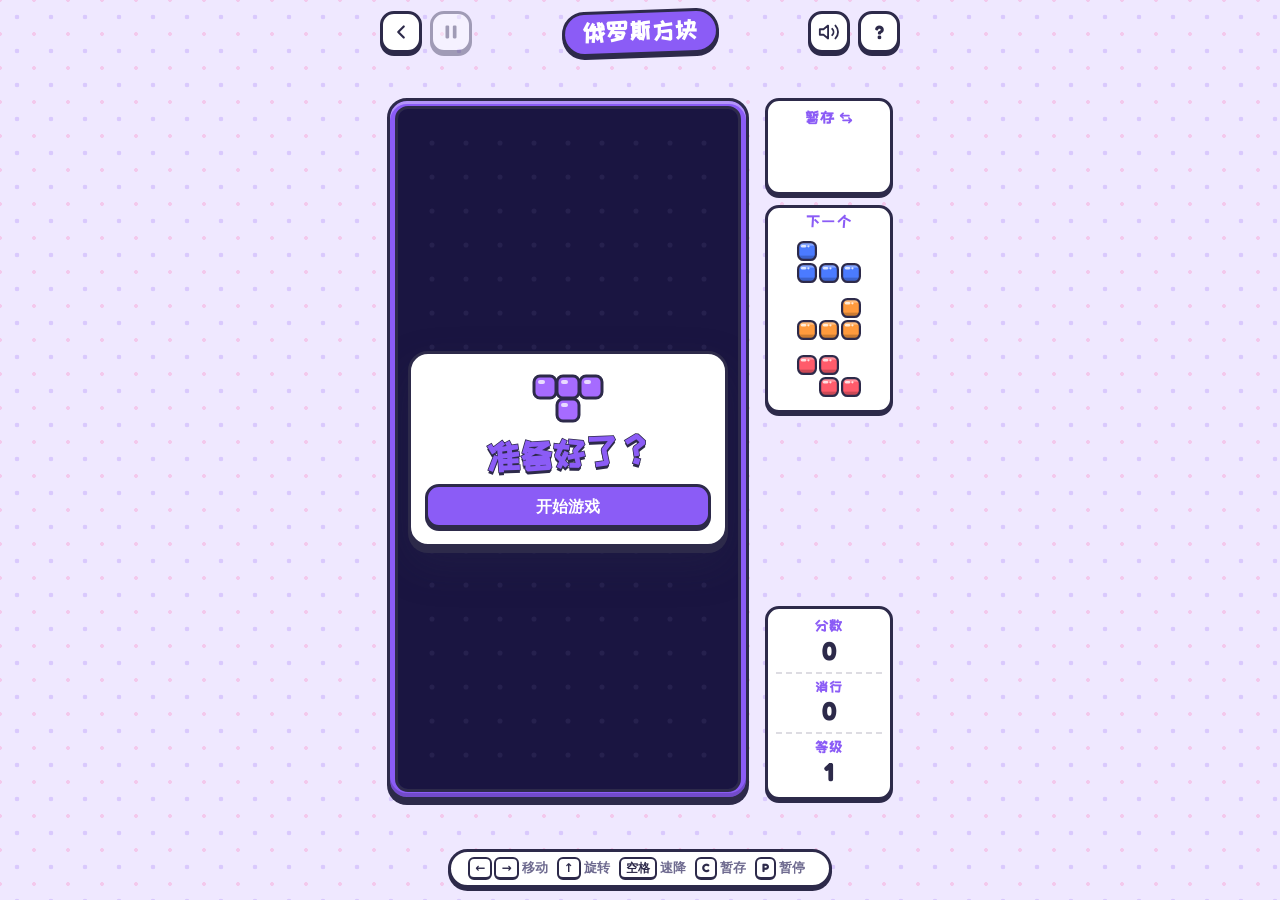
<file: games/tetris/index.html>
<!DOCTYPE html>
<html lang="zh-CN">
<head>
  <meta charset="UTF-8">
  <meta name="viewport" content="width=device-width, initial-scale=1.0, viewport-fit=cover">
  <title>俄罗斯方块 · 游戏来了</title>
  <meta name="description" content="在线玩俄罗斯方块：标准 SRS 旋转、暂存、预览、影子方块。支持键盘和手机按键，自动保存进度。">
  <meta name="theme-color" content="#efe8ff">
  <link rel="icon" href="data:image/svg+xml,%3Csvg xmlns='http://www.w3.org/2000/svg' viewBox='0 0 32 32'%3E%3Crect x='1.5' y='1.5' width='29' height='29' rx='8' fill='%238b5cf6' stroke='%232d2a4a' stroke-width='3'/%3E%3Cg stroke='%232d2a4a' stroke-width='2' stroke-linejoin='round'%3E%3Crect x='5' y='8' width='7.3' height='7.3' rx='2' fill='%23ffd23f'/%3E%3Crect x='12.3' y='8' width='7.3' height='7.3' rx='2' fill='%23ffd23f'/%3E%3Crect x='19.6' y='8' width='7.3' height='7.3' rx='2' fill='%23ffd23f'/%3E%3Crect x='12.3' y='15.3' width='7.3' height='7.3' rx='2' fill='%23ff6fb5'/%3E%3C/g%3E%3C/svg%3E">
  <link rel="preconnect" href="https://fonts.googleapis.com">
  <link rel="preconnect" href="https://fonts.gstatic.com" crossorigin>
  <link href="https://fonts.googleapis.com/css2?family=Fredoka:wght@500;600;700&family=ZCOOL+KuaiLe&display=swap" rel="stylesheet">
  <link rel="stylesheet" href="../../assets/site.css">
  <script src="../../assets/site.js"></script>
  <style>
    :root {
      --stage-max: 520px;
      /* 街机屏幕：浅色 / 深色都保持深靛蓝 */
      --screen: #27215e;
      --screen-dot: rgba(190, 180, 255, 0.22);
      --screen-dim: rgba(18, 14, 48, 0.62);
      --flash: #ffffff;
      /* 糖果方块 */
      --p-I: #5ad1ff;
      --p-O: #ffd23f;
      --p-T: #a66bff;
      --p-S: #6dd34f;
      --p-Z: #ff5b6b;
      --p-J: #4b7bff;
      --p-L: #ff9a3d;
    }
    @media (prefers-color-scheme: dark) {
      :root:not([data-theme="light"]) {
        --screen: #1a1640;
        --screen-dot: rgba(190, 180, 255, 0.16);
        --screen-dim: rgba(8, 6, 24, 0.66);
      }
    }
    :root[data-theme="dark"] {
      --screen: #1a1640;
      --screen-dot: rgba(190, 180, 255, 0.16);
      --screen-dim: rgba(8, 6, 24, 0.66);
    }

    /* 整页固定高度，不出现滚动条 */
    body.game-page {
      height: 100vh;
      height: 100dvh;
      padding-bottom: calc(12px + env(safe-area-inset-bottom));
      touch-action: manipulation;
    }
    .gbar { padding: 10px 0 8px; }
    .gbar-left { display: flex; gap: 8px; }
    .gbar-left .icon-btn:disabled { opacity: .4; cursor: default; transform: none; box-shadow: var(--pop-sm); }
    #pause-btn .play { display: none; }
    #pause-btn.paused .play { display: block; }
    #pause-btn.paused .bars { display: none; }

    .gmain { flex: 1 1 0; min-height: 0; gap: 10px; }

    .play {
      flex: 1 1 0;
      min-height: 0;
      display: flex;
      justify-content: center;
      align-items: center;   /* 棋盘受宽度限制时，上下留白均分 */
      gap: 8px;
    }

    /* ---------- 街机机框 ---------- */
    .stage {
      flex: none;
      width: auto;
      padding: 5px;
      border: var(--outline);
      border-radius: 20px;
      background: var(--theme);
      box-shadow: 0 5px 0 var(--ink), inset 0 3px 0 rgba(255, 255, 255, 0.35), inset 0 -4px 0 rgba(0, 0, 0, 0.18);
    }
    .stage.thud { animation: thud 160ms ease-out; }
    @keyframes thud {
      0% { transform: none; }
      35% { transform: translateY(3px); }
      100% { transform: none; }
    }
    .screen {
      position: relative;
      overflow: hidden;
      border: var(--outline);
      border-radius: 13px;
      background: var(--screen);
    }
    #board {
      display: block;
      width: 230px;
      height: 460px;
      touch-action: none;
      user-select: none;
      -webkit-user-select: none;
      -webkit-touch-callout: none;
    }

    /* 屏幕里的叠层 */
    .screen .overlay {
      border-radius: 0;
      padding: 10px;
      background: var(--screen-dim);
    }
    .screen .overlay-card { padding: 18px 14px 16px; gap: 10px; border-radius: 20px; }
    .screen .overlay h2 { font-size: clamp(26px, 8vw, 34px); }
    .screen .overlay .row { flex-direction: column; align-items: stretch; width: 100%; }
    #ov-start .overlay-card { padding-left: 8px; padding-right: 8px; }
    #ov-start .row { padding: 0 6px; }
    #ov-start h2 { font-size: clamp(26px, 8.4vw, 36px); white-space: nowrap; transform: rotate(-3deg); }
    .ready-art { width: 76px; height: 54px; margin-bottom: -2px; animation: bob 1.6s ease-in-out infinite; }
    @keyframes bob {
      0%, 100% { transform: translateY(0) rotate(-4deg); }
      50% { transform: translateY(-5px) rotate(4deg); }
    }
    .overlay .big {
      font-size: 34px;
      font-weight: 700;
      line-height: 1.05;
      color: var(--theme-2);
      -webkit-text-stroke: 2px var(--ink);
      paint-order: stroke fill;
      text-shadow: 0 3px 0 var(--ink);
      font-variant-numeric: tabular-nums;
    }
    .overlay .rec {
      padding: 2px 12px;
      border: 2.5px solid var(--ink);
      border-radius: 999px;
      background: var(--theme-2);
      color: #2d2a4a;
      transform: rotate(-3deg);
    }

    /* 升级提示 */
    .lvl-pop {
      position: absolute;
      left: 50%;
      top: 38%;
      z-index: 15;
      padding: 4px 14px 6px;
      border: var(--outline);
      border-radius: 14px;
      background: var(--theme-2);
      color: #fff;
      box-shadow: var(--pop);
      font-size: 22px;
      font-weight: 700;
      line-height: 1.1;
      letter-spacing: 0.04em;
      white-space: nowrap;
      -webkit-text-stroke: 1.5px var(--ink);
      paint-order: stroke fill;
      pointer-events: none;
      animation: lvl-pop 1100ms cubic-bezier(.2, 1.4, .4, 1) forwards;
    }
    .lvl-pop small { display: block; font-size: 13px; -webkit-text-stroke: 0; color: #2d2a4a; text-align: center; }
    @keyframes lvl-pop {
      0% { transform: translate(-50%, -50%) scale(.3) rotate(-14deg); opacity: 0; }
      25% { transform: translate(-50%, -50%) scale(1.08) rotate(-5deg); opacity: 1; }
      75% { transform: translate(-50%, -50%) scale(1) rotate(-5deg); opacity: 1; }
      100% { transform: translate(-50%, -110%) scale(.9) rotate(-5deg); opacity: 0; }
    }

    /* ---------- 侧栏：暂存（可点）· 下一个 · 数据 ---------- */
    .side {
      flex: none;
      width: clamp(78px, 21vw, 128px);
      display: flex;
      flex-direction: column;
      gap: 10px;
      min-height: 0;
    }
    .panel {
      flex: none;
      width: 100%;
      padding: 4px 5px 6px;
      border-radius: 14px;
      background: var(--paper);
      border: var(--outline);
      box-shadow: var(--pop-sm);
      text-align: center;
    }
    .side .stat-label { font-family: var(--font-display); font-weight: 700; font-size: 13px; letter-spacing: 0.08em; }
    .panel canvas { display: block; margin: 2px auto 0; pointer-events: none; }

    /* 暂存卡片本身就是按钮 */
    .hold-card {
      display: block;
      margin: 0;
      color: var(--text);
      font: inherit;
      cursor: pointer;
      touch-action: none;
      user-select: none;
      -webkit-user-select: none;
      -webkit-touch-callout: none;
      transition: transform .06s ease, box-shadow .06s ease, background-color .12s ease;
    }
    .hold-card .stat-label { display: inline-flex; align-items: center; justify-content: center; gap: 3px; }
    .hold-card .stat-label svg { width: 12px; height: 12px; flex: none; }
    .hold-card:focus-visible { outline: 3px solid var(--theme); outline-offset: 3px; }
    /* 本块已暂存过：卡片变灰，直到下一块 */
    .hold-card.used { background: var(--surface-2); cursor: default; }
    .hold-card.used .stat-label { color: var(--text-dim); }
    .hold-card.idle { cursor: default; }
    /* 按下：压扁 + 主题浅色底（压过 .used） */
    .hold-card.down, .hold-card.used.down {
      transform: translateY(3px);
      box-shadow: 0 0 0 var(--ink);
      background: var(--theme-soft);
      transition-duration: 0s;
    }
    .hold-card.down .stat-label { color: var(--theme); }
    :root[data-theme="dark"] .hold-card.down { background: var(--surface-3); }
    @media (prefers-color-scheme: dark) {
      :root:not([data-theme="light"]) .hold-card.down { background: var(--surface-3); }
    }

    /* 合并的数据卡：分数 / 消行 / 等级 */
    .stats-card { margin-top: auto; padding: 2px 5px; }
    .srow { position: relative; padding: 3px 0 4px; }
    .srow + .srow { border-top: 2px dashed var(--line); }
    .srow .stat-label { font-size: 12px; line-height: 1.25; }
    .srow .stat-value { height: 23px; font-size: 20px; line-height: 23px; text-overflow: clip; }
    .srow.bump { animation: bump 360ms cubic-bezier(.2, 1.4, .4, 1); }
    @keyframes bump {
      0% { transform: scale(1); }
      40% { transform: scale(1.1) rotate(-3deg); background: var(--theme-2); color: #2d2a4a; }
      100% { transform: scale(1); }
    }
    .score-add {
      position: absolute;
      left: 0;
      right: 0;
      top: 8px;
      font-size: 17px;
      font-weight: 700;
      color: var(--theme-2);
      -webkit-text-stroke: 1.5px var(--ink);
      paint-order: stroke fill;
      pointer-events: none;
      animation: float-up 750ms ease-out forwards;
    }
    @keyframes float-up {
      from { transform: translateY(0) scale(1); opacity: 1; }
      to { transform: translateY(-32px) scale(1.15); opacity: 0; }
    }

    /* ---------- 手机按键：街机大按钮 ---------- */
    /* 一排 5 键：左手 ← ↓ →，右手 速降 / 旋转 */
    .pad {
      flex: none;
      display: grid;
      grid-template-columns: 1fr 1fr 1fr 1.12fr 1.4fr;
      grid-template-rows: 64px;
      gap: 8px;
      padding-bottom: 5px;
      touch-action: none;
      user-select: none;
      -webkit-user-select: none;
      -webkit-touch-callout: none;
    }
    .pad-btn {
      display: flex;
      flex-direction: column;
      align-items: center;
      justify-content: center;
      gap: 1px;
      padding: 0;
      border-radius: 16px;
      border: var(--outline);
      background: var(--paper);
      color: var(--text);
      box-shadow: 0 4px 0 var(--ink), inset 0 -4px 0 rgba(0, 0, 0, 0.08), inset 0 3px 0 rgba(255, 255, 255, 0.5);
      font-family: var(--font-display);
      font-size: 15px;
      font-weight: 700;
      cursor: pointer;
      touch-action: none;
      user-select: none;
      -webkit-user-select: none;
      -webkit-touch-callout: none;
      transition: transform .06s ease, box-shadow .06s ease, filter .1s ease;
    }
    .pad-btn svg { width: 26px; height: 26px; pointer-events: none; }
    .pad-btn span { pointer-events: none; }
    .pad-btn.down {
      transform: translateY(4px);
      box-shadow: 0 0 0 var(--ink), inset 0 4px 0 rgba(0, 0, 0, 0.12);
      filter: brightness(0.95);
    }
    .pad-btn svg.arrow { width: 28px; height: 28px; }
    .pad-btn span { font-size: 13px; line-height: 1; letter-spacing: 0.08em; }
    .pad-btn.hard { margin-left: 6px; background: var(--theme-2); color: #2d2a4a; gap: 3px; }
    .pad-btn.hard svg { width: 24px; height: 24px; }
    .pad-btn.rot {
      border-radius: 20px;
      background: var(--theme);
      color: #fff;
      gap: 2px;
      box-shadow: 0 4px 0 var(--ink), inset 0 -5px 0 rgba(0, 0, 0, 0.18), inset 0 4px 0 rgba(255, 255, 255, 0.35);
    }
    .pad-btn.rot span { font-size: 15px; -webkit-text-stroke: 1px var(--ink); paint-order: stroke fill; letter-spacing: 0.1em; }
    .pad-btn.rot svg { width: 30px; height: 30px; stroke-width: 2.8; filter: drop-shadow(0 2px 0 var(--ink)); }
    .pad-btn.rot.down { box-shadow: 0 0 0 var(--ink), inset 0 5px 0 rgba(0, 0, 0, 0.2); }

    .keys {
      flex: none;
      display: none;
      align-self: center;
      margin: 4px 0 0;
      padding: 5px 16px;
      border: var(--outline);
      border-radius: 999px;
      background: var(--paper);
      box-shadow: var(--pop-sm);
      text-align: center;
      font-size: 13px;
      font-weight: 700;
      color: var(--text-dim);
    }
    .keys kbd { margin: 0 1px; }
    .keys i { font-style: normal; margin: 0 8px 0 2px; }

    /* 桌面：隐藏按键，显示键盘提示 */
    @media (hover: hover) and (pointer: fine) and (min-width: 700px) {
      .pad { display: none; }
      .keys { display: block; }
      .play { gap: 16px; }
    }
    /* 侧栏够宽时（桌面 / 平板）字号放大 */
    @media (min-width: 560px) and (min-height: 621px) {
      .side .stat-label { font-size: 15px; }
      .hold-card .stat-label svg { width: 14px; height: 14px; }
      .stats-card { padding: 4px 8px; }
      .srow { padding: 5px 0 6px; }
      .srow .stat-label { font-size: 14px; }
      .srow .stat-value { height: 30px; font-size: 26px; line-height: 30px; }
    }

    /* 矮屏：侧栏更紧凑 */
    @media (max-height: 620px) {
      .side { gap: 8px; }
      .side .stat-label { font-size: 11px; }
      .srow .stat-label { font-size: 11px; }
      .srow .stat-value { height: 20px; font-size: 17px; line-height: 20px; }
      .pad { grid-template-rows: 54px; }
    }

    /* 窄屏：顶栏有 4 个按钮，整体收小一点，标题保持居中不挤 */
    @media (max-width: 370px) {
      .gbar, .gbar-left, .gbar-actions { gap: 6px; }
      .gbar .icon-btn { width: 38px; height: 38px; border-radius: 12px; }
      .gbar .icon-btn svg { width: 20px; height: 20px; }
      .gbar-title { font-size: 19px; padding: 3px 12px 5px; }
      .pad { gap: 7px; }
      .pad-btn.hard { margin-left: 4px; }
    }
    @media (max-width: 330px) {
      .gbar .icon-btn { width: 36px; height: 36px; }
      .gbar-title { font-size: 17px; padding: 3px 10px 5px; }
      .pad-btn span { letter-spacing: 0; }
    }

    @media (prefers-reduced-motion: reduce) {
      .score-add, .lvl-pop { display: none; }
      .ready-art { animation: none; }
    }
  </style>
</head>
<body class="game-page" data-game="tetris">
  <header class="gbar">
    <div class="gbar-left">
      <a class="icon-btn" href="../../" aria-label="返回游戏大厅" title="返回游戏大厅">
        <svg viewBox="0 0 24 24" fill="none" stroke="currentColor" stroke-width="2.4" stroke-linecap="round" stroke-linejoin="round"><path d="M15 18l-6-6 6-6"/></svg>
      </a>
      <button class="icon-btn" type="button" id="pause-btn" aria-label="暂停" title="暂停 (P)" disabled>
        <svg class="bars" viewBox="0 0 24 24" fill="currentColor"><rect x="6" y="5" width="4" height="14" rx="1.2"/><rect x="14" y="5" width="4" height="14" rx="1.2"/></svg>
        <svg class="play" viewBox="0 0 24 24" fill="currentColor"><path d="M8 5.5v13a1 1 0 0 0 1.5.86l10.5-6.5a1 1 0 0 0 0-1.72L9.5 4.64A1 1 0 0 0 8 5.5z"/></svg>
      </button>
    </div>
    <h1 class="gbar-title">俄罗斯方块</h1>
    <div class="gbar-actions">
      <button class="icon-btn sound-toggle" type="button" aria-label="关闭声音">
        <svg class="on" viewBox="0 0 24 24" fill="none" stroke="currentColor" stroke-width="2" stroke-linecap="round" stroke-linejoin="round"><path d="M11 5L6 9H2v6h4l5 4V5z"/><path d="M15.5 8.5a5 5 0 0 1 0 7M19 5a10 10 0 0 1 0 14"/></svg>
        <svg class="off" viewBox="0 0 24 24" fill="none" stroke="currentColor" stroke-width="2" stroke-linecap="round" stroke-linejoin="round"><path d="M11 5L6 9H2v6h4l5 4V5z"/><path d="M22 9l-6 6M16 9l6 6"/></svg>
      </button>
      <button class="icon-btn" type="button" data-open="help" aria-label="玩法说明" title="玩法说明">?</button>
    </div>
  </header>

  <main class="gmain">
    <div class="play" id="play">
      <div class="stage" id="stage">
        <div class="screen" id="screen">
          <canvas id="board" aria-label="俄罗斯方块游戏区"></canvas>

          <div class="overlay" id="ov-start" hidden>
            <div class="overlay-card">
              <svg class="ready-art" viewBox="0 0 76 54" aria-hidden="true">
                <g stroke="#2d2a4a" stroke-width="3" stroke-linejoin="round">
                  <rect x="4" y="4" width="22" height="22" rx="6" fill="#a66bff"/>
                  <rect x="27" y="4" width="22" height="22" rx="6" fill="#a66bff"/>
                  <rect x="50" y="4" width="22" height="22" rx="6" fill="#a66bff"/>
                  <rect x="27" y="27" width="22" height="22" rx="6" fill="#a66bff"/>
                </g>
                <g fill="#fff" opacity=".75"><rect x="8" y="8" width="7" height="4" rx="2"/><rect x="31" y="8" width="7" height="4" rx="2"/><rect x="54" y="8" width="7" height="4" rx="2"/><rect x="31" y="31" width="7" height="4" rx="2"/></g>
              </svg>
              <h2>准备好了？</h2>
              <p id="start-best" hidden></p>
              <div class="row"><button class="btn primary" type="button" data-action="start">开始游戏</button></div>
            </div>
          </div>

          <div class="overlay" id="ov-pause" hidden>
            <div class="overlay-card">
              <h2>已暂停</h2>
              <div class="row">
                <button class="btn primary" type="button" data-action="resume">继续</button>
                <button class="btn" type="button" data-action="restart">重新开始</button>
              </div>
            </div>
          </div>

          <div class="overlay" id="ov-over" hidden>
            <div class="overlay-card">
              <h2>游戏结束</h2>
              <div class="big" id="over-score">0</div>
              <p id="over-text"></p>
              <div class="row"><button class="btn primary" type="button" data-action="again">再来一局</button></div>
            </div>
          </div>
        </div>
      </div>

      <aside class="side" id="side">
        <button class="panel hold-card idle" type="button" id="hold-btn" aria-label="暂存当前方块">
          <span class="stat-label">暂存<svg viewBox="0 0 24 24" fill="none" stroke="currentColor" stroke-width="3" stroke-linecap="round" stroke-linejoin="round" aria-hidden="true"><path d="M7 4L3 8l4 4"/><path d="M3 8h14"/><path d="M17 20l4-4-4-4"/><path d="M21 16H7"/></svg></span>
          <canvas id="hold"></canvas>
        </button>
        <div class="panel"><span class="stat-label">下一个</span><canvas id="next"></canvas></div>
        <div class="panel stats-card">
          <div class="srow" id="score-box"><span class="stat-label">分数</span><span class="stat-value" id="score">0</span></div>
          <div class="srow"><span class="stat-label">消行</span><span class="stat-value" id="lines">0</span></div>
          <div class="srow" id="level-box"><span class="stat-label">等级</span><span class="stat-value" id="level">1</span></div>
        </div>
      </aside>
    </div>

    <p class="keys"><kbd>←</kbd><kbd>→</kbd><i>移动</i><kbd>↑</kbd><i>旋转</i><kbd>空格</kbd><i>速降</i><kbd>C</kbd><i>暂存</i><kbd>P</kbd><i>暂停</i></p>

    <div class="pad" id="pad">
      <button class="pad-btn" type="button" data-act="left" aria-label="左移">
        <svg class="arrow" viewBox="0 0 24 24" fill="none" stroke="currentColor" stroke-width="3" stroke-linecap="round" stroke-linejoin="round"><path d="M15 18l-6-6 6-6"/></svg>
      </button>
      <button class="pad-btn" type="button" data-act="down" aria-label="加速下落（按住）">
        <svg class="arrow" viewBox="0 0 24 24" fill="none" stroke="currentColor" stroke-width="3" stroke-linecap="round" stroke-linejoin="round"><path d="M6 9l6 6 6-6"/></svg>
      </button>
      <button class="pad-btn" type="button" data-act="right" aria-label="右移">
        <svg class="arrow" viewBox="0 0 24 24" fill="none" stroke="currentColor" stroke-width="3" stroke-linecap="round" stroke-linejoin="round"><path d="M9 18l6-6-6-6"/></svg>
      </button>
      <button class="pad-btn hard" type="button" data-act="hard" aria-label="速降">
        <svg viewBox="0 0 24 24" fill="none" stroke="currentColor" stroke-width="2.8" stroke-linecap="round" stroke-linejoin="round"><path d="M12 3v11M7.5 9.5L12 14l4.5-4.5M5 20h14"/></svg>
        <span>速降</span>
      </button>
      <button class="pad-btn rot" type="button" data-act="cw" aria-label="旋转">
        <svg viewBox="0 0 24 24" fill="none" stroke="currentColor" stroke-width="2.4" stroke-linecap="round" stroke-linejoin="round"><path d="M20 4v5h-5"/><path d="M19.4 9A8 8 0 1 0 18 17"/></svg>
        <span>旋转</span>
      </button>
    </div>
  </main>

  <dialog class="sheet" id="help">
    <div class="sheet-head">
      <h2>怎么玩</h2>
      <button class="icon-btn" type="button" data-close aria-label="关闭">✕</button>
    </div>
    <div class="sheet-body">
      <ul class="tips">
        <li><b>🧱</b><span>填满一整行就会<strong>消除</strong>，一次消越多分越高。</span></li>
        <li><b>👆</b><span>点<strong>暂存</strong>卡片收起当前方块；棋盘上点按旋转、拖动移动、下滑速降。</span></li>
        <li><b>⌨️</b><span><kbd>←</kbd><kbd>→</kbd> 移动，<kbd>↑</kbd>/<kbd>Z</kbd> 旋转，<kbd>空格</kbd> 速降，<kbd>C</kbd> 暂存。</span></li>
        <li><b>⚡</b><span>每消 10 行升一级，下落越来越快。</span></li>
      </ul>
      <p style="margin:18px 0 0"><button class="btn block theme-toggle" type="button">
        <svg class="moon" viewBox="0 0 24 24" fill="none" stroke="currentColor" stroke-width="2" stroke-linecap="round" stroke-linejoin="round"><path d="M21 12.8A9 9 0 1 1 11.2 3a7 7 0 0 0 9.8 9.8z"/></svg>
        <svg class="sun" viewBox="0 0 24 24" fill="none" stroke="currentColor" stroke-width="2" stroke-linecap="round"><circle cx="12" cy="12" r="4"/><path d="M12 2v2M12 20v2M4.9 4.9l1.4 1.4M17.7 17.7l1.4 1.4M2 12h2M20 12h2M4.9 19.1l1.4-1.4M17.7 6.3l1.4-1.4"/></svg>
        切换深色 / 浅色
      </button></p>
    </div>
  </dialog>

  <script>
  (function () {
    'use strict';

    var COLS = 10;
    var ROWS = 22;          // 顶部 2 行为隐藏区
    var HIDDEN = 2;
    var VIS = ROWS - HIDDEN;
    var DAS = 160;
    var ARR = 40;
    var LOCK_MS = 500;
    var MAX_RESETS = 15;
    var REDUCED = window.matchMedia('(prefers-reduced-motion: reduce)').matches;
    var FLASH_MS = REDUCED ? 0 : 200;
    var KEY_BEST = 'gzly.tetris.best';
    var KEY_STATE = 'gzly.tetris.state';
    var LINE_SCORE = [0, 100, 300, 500, 800];
    var store = window.Site.store;
    var sound = window.Site.sound;

    window.Site.played('tetris');

    // ---------- 方块定义（SRS） ----------
    var TYPES = ['I', 'J', 'L', 'O', 'S', 'T', 'Z'];
    var SHAPES = {
      I: [[0, 0, 0, 0], [1, 1, 1, 1], [0, 0, 0, 0], [0, 0, 0, 0]],
      J: [[1, 0, 0], [1, 1, 1], [0, 0, 0]],
      L: [[0, 0, 1], [1, 1, 1], [0, 0, 0]],
      O: [[1, 1], [1, 1]],
      S: [[0, 1, 1], [1, 1, 0], [0, 0, 0]],
      T: [[0, 1, 0], [1, 1, 1], [0, 0, 0]],
      Z: [[1, 1, 0], [0, 1, 1], [0, 0, 0]]
    };

    function rotateCW(m) {
      var n = m.length, out = [];
      for (var y = 0; y < n; y++) {
        out.push([]);
        for (var x = 0; x < n; x++) out[y].push(m[n - 1 - x][y]);
      }
      return out;
    }

    // CELLS[type][rot] = [[x, y], ...]
    var CELLS = {};
    TYPES.forEach(function (t) {
      var m = SHAPES[t];
      var states = [];
      for (var r = 0; r < 4; r++) {
        var list = [];
        for (var y = 0; y < m.length; y++)
          for (var x = 0; x < m.length; x++)
            if (m[y][x]) list.push([x, y]);
        states.push(list);
        m = rotateCW(m);
      }
      CELLS[t] = states;
    });

    // 踢墙表（y 向上为正，使用时取反）
    var KICKS = {
      '0>1': [[0, 0], [-1, 0], [-1, 1], [0, -2], [-1, -2]],
      '1>0': [[0, 0], [1, 0], [1, -1], [0, 2], [1, 2]],
      '1>2': [[0, 0], [1, 0], [1, -1], [0, 2], [1, 2]],
      '2>1': [[0, 0], [-1, 0], [-1, 1], [0, -2], [-1, -2]],
      '2>3': [[0, 0], [1, 0], [1, 1], [0, -2], [1, -2]],
      '3>2': [[0, 0], [-1, 0], [-1, -1], [0, 2], [-1, 2]],
      '3>0': [[0, 0], [-1, 0], [-1, -1], [0, 2], [-1, 2]],
      '0>3': [[0, 0], [1, 0], [1, 1], [0, -2], [1, -2]]
    };
    var KICKS_I = {
      '0>1': [[0, 0], [-2, 0], [1, 0], [-2, -1], [1, 2]],
      '1>0': [[0, 0], [2, 0], [-1, 0], [2, 1], [-1, -2]],
      '1>2': [[0, 0], [-1, 0], [2, 0], [-1, 2], [2, -1]],
      '2>1': [[0, 0], [1, 0], [-2, 0], [1, -2], [-2, 1]],
      '2>3': [[0, 0], [2, 0], [-1, 0], [2, 1], [-1, -2]],
      '3>2': [[0, 0], [-2, 0], [1, 0], [-2, -1], [1, 2]],
      '3>0': [[0, 0], [1, 0], [-2, 0], [1, -2], [-2, 1]],
      '0>3': [[0, 0], [-1, 0], [2, 0], [-1, 2], [2, -1]]
    };

    // ---------- 元素 ----------
    var playEl = document.getElementById('play');
    var sideEl = document.getElementById('side');
    var stageEl = document.getElementById('stage');
    var screenEl = document.getElementById('screen');
    var levelBoxEl = document.getElementById('level-box');
    var boardCv = document.getElementById('board');
    var holdCv = document.getElementById('hold');
    var nextCv = document.getElementById('next');
    var ctx = boardCv.getContext('2d');
    var hctx = holdCv.getContext('2d');
    var nctx = nextCv.getContext('2d');
    var scoreEl = document.getElementById('score');
    var scoreBoxEl = document.getElementById('score-box');
    var linesEl = document.getElementById('lines');
    var levelEl = document.getElementById('level');
    var pauseBtn = document.getElementById('pause-btn');
    var ovStart = document.getElementById('ov-start');
    var ovPause = document.getElementById('ov-pause');
    var ovOver = document.getElementById('ov-over');
    var padEl = document.getElementById('pad');
    var holdBtn = document.getElementById('hold-btn');

    // ---------- 状态 ----------
    var board, piece, queue, holdType, holdUsed;
    var score, lines, level;
    var status = 'ready';   // ready | playing | paused | over
    var clearing = null;    // { rows: [...], t: 0 }
    var lockT = 0, resets = 0, lowest = 0, gAcc = 0;
    var best = store.get(KEY_BEST, 0) || 0;
    var dirty = true;
    var cell = 23, dpr = 1, mini = 16;
    var colors = {};

    var input = { left: false, right: false, down: false, dasDir: 0, dasT: 0, arrT: 0 };

    function emptyBoard() {
      var b = [];
      for (var y = 0; y < ROWS; y++) b.push(emptyRow());
      return b;
    }
    function emptyRow() {
      var r = [];
      for (var x = 0; x < COLS; x++) r.push('');
      return r;
    }

    function refillQueue() {
      while (queue.length < 7) {
        var bag = TYPES.slice();
        for (var i = bag.length - 1; i > 0; i--) {
          var j = Math.floor(Math.random() * (i + 1));
          var t = bag[i]; bag[i] = bag[j]; bag[j] = t;
        }
        queue = queue.concat(bag);
      }
    }

    function collides(t, r, x, y) {
      var cs = CELLS[t][r];
      for (var i = 0; i < 4; i++) {
        var cx = x + cs[i][0], cy = y + cs[i][1];
        if (cx < 0 || cx >= COLS || cy >= ROWS) return true;
        if (cy >= 0 && board[cy][cx]) return true;
      }
      return false;
    }

    function gravityMs() {
      var l = Math.min(level, 20) - 1;
      return Math.pow(0.8 - l * 0.007, l) * 1000;
    }

    // ---------- 游戏流程 ----------
    function spawn(type) {
      if (!type) {
        type = queue.shift();
        refillQueue();
      }
      piece = { t: type, r: 0, x: type === 'O' ? 4 : 3, y: 0 };
      if (collides(piece.t, piece.r, piece.x, piece.y)) {
        gameOver();
        return false;
      }
      if (!collides(piece.t, piece.r, piece.x, piece.y + 1)) piece.y++;
      lockT = 0;
      resets = 0;
      lowest = piece.y;
      gAcc = 0;
      dirty = true;
      return true;
    }

    function newGame() {
      board = emptyBoard();
      queue = [];
      refillQueue();
      holdType = null;
      holdUsed = false;
      score = 0;
      lines = 0;
      level = 1;
      clearing = null;
      piece = null;
      resetInput();
      updateStats();
    }

    function start() {
      newGame();
      store.remove(KEY_STATE);
      setStatus('playing');
      sound('start');
      spawn();
      drawPreviews();
    }

    function setStatus(s) {
      status = s;
      ovStart.hidden = s !== 'ready';
      ovPause.hidden = s !== 'paused';
      ovOver.hidden = s !== 'over';
      pauseBtn.disabled = !(s === 'playing' || s === 'paused');
      pauseBtn.classList.toggle('paused', s === 'paused');
      pauseBtn.setAttribute('aria-label', s === 'paused' ? '继续' : '暂停');
      updateHoldCard();
      if (s === 'ready') {
        var sb = document.getElementById('start-best');
        sb.hidden = !best;
        sb.textContent = '最高 ' + best;
      }
      dirty = true;
    }

    function pause() {
      if (status !== 'playing') return;
      if (clearing) finishClear();
      if (status !== 'playing') return;
      resetInput();
      setStatus('paused');
      save();
    }

    function resume() {
      if (status !== 'paused') return;
      resetInput();
      lastT = 0;
      if (!piece) spawn();
      setStatus('playing');
    }

    function gameOver() {
      piece = null;
      clearing = null;
      resetInput();
      var isRecord = score > 0 && score >= best;
      if (score > best) best = score;
      store.set(KEY_BEST, best);
      if (best > 0) window.Site.setHomeStat('tetris', '最高 ' + best);
      store.remove(KEY_STATE);
      document.getElementById('over-score').textContent = score;
      var t = document.getElementById('over-text');
      t.textContent = isRecord ? '新纪录！' : '最高 ' + best;
      t.classList.toggle('rec', isRecord);
      setStatus('over');
      sound('lose');
      window.Site.vibrate(60);
    }

    function tryMove(dx, dy) {
      if (!piece || clearing) return false;
      if (collides(piece.t, piece.r, piece.x + dx, piece.y + dy)) return false;
      piece.x += dx;
      piece.y += dy;
      if (piece.y > lowest) {
        lowest = piece.y;
        resets = 0;
        lockT = 0;
      }
      dirty = true;
      return true;
    }

    function onManipulate() {
      // 移动/旋转成功后重置锁定计时（有次数上限）
      if (resets < MAX_RESETS) {
        lockT = 0;
        resets++;
      }
    }

    function shift(dir) {
      if (status !== 'playing') return false;
      if (tryMove(dir, 0)) { onManipulate(); return true; }
      return false;
    }

    function rotate(dir) {
      if (status !== 'playing' || !piece || clearing) return false;
      if (piece.t === 'O') { sound('rotate'); return true; }
      var from = piece.r;
      var to = (from + (dir > 0 ? 1 : 3)) % 4;
      var table = (piece.t === 'I' ? KICKS_I : KICKS)[from + '>' + to];
      for (var i = 0; i < table.length; i++) {
        var nx = piece.x + table[i][0];
        var ny = piece.y - table[i][1];
        if (!collides(piece.t, to, nx, ny)) {
          piece.r = to;
          piece.x = nx;
          piece.y = ny;
          if (piece.y > lowest) { lowest = piece.y; resets = 0; lockT = 0; }
          else onManipulate();
          dirty = true;
          sound('rotate');
          return true;
        }
      }
      return false;
    }

    function softStep() {
      if (status !== 'playing') return false;
      if (tryMove(0, 1)) { addScore(1); gAcc = 0; return true; }
      return false;
    }

    function hardDrop() {
      if (status !== 'playing' || !piece || clearing) return;
      var d = 0;
      while (!collides(piece.t, piece.r, piece.x, piece.y + 1)) { piece.y++; d++; }
      addScore(d * 2);
      if (!REDUCED) {
        stageEl.classList.remove('thud');
        void stageEl.offsetWidth;
        stageEl.classList.add('thud');
      }
      lock();
    }

    function canHold() {
      return status === 'playing' && !!piece && !clearing && !holdUsed;
    }

    function updateHoldCard() {
      holdBtn.classList.toggle('idle', status !== 'playing');
      holdBtn.classList.toggle('used', status === 'playing' && !!holdUsed);
    }

    function hold() {
      if (!canHold()) return;
      var cur = piece.t;
      var swap = holdType;
      holdType = cur;
      holdUsed = true;
      sound('select');
      if (swap) spawn(swap);
      else spawn();
      drawPreviews();
    }

    function ghostY() {
      var y = piece.y;
      while (!collides(piece.t, piece.r, piece.x, y + 1)) y++;
      return y;
    }

    function lock() {
      var cs = CELLS[piece.t][piece.r];
      var above = true;
      for (var i = 0; i < 4; i++) {
        var cx = piece.x + cs[i][0], cy = piece.y + cs[i][1];
        if (cy < 0) { gameOver(); return; }
        board[cy][cx] = piece.t;
        if (cy >= HIDDEN) above = false;
      }
      piece = null;
      holdUsed = false;
      dirty = true;
      if (above) { gameOver(); return; }

      var full = [];
      for (var y = 0; y < ROWS; y++) {
        var ok = true;
        for (var x = 0; x < COLS; x++) if (!board[y][x]) { ok = false; break; }
        if (ok) full.push(y);
      }

      if (full.length) {
        sound('line', full.length);
        window.Site.vibrate(full.length >= 4 ? 40 : 15);
        sparkle(full);
        clearing = { rows: full, t: 0 };
        if (FLASH_MS === 0) finishClear();
      } else {
        sound('drop');
        if (spawn()) save();
        drawPreviews();
      }
    }

    function finishClear() {
      if (!clearing) return;
      var rows = clearing.rows;
      clearing = null;
      // 先删后补，保持行序
      board = board.filter(function (_, y) { return rows.indexOf(y) < 0; });
      while (board.length < ROWS) board.unshift(emptyRow());
      var n = rows.length;
      var gained = LINE_SCORE[n] * level;
      lines += n;
      var newLevel = Math.floor(lines / 10) + 1;
      var leveledUp = newLevel > level;
      level = newLevel;
      addScore(gained, true);
      if (leveledUp) showLevelUp();
      dirty = true;
      if (status === 'playing') {
        if (spawn()) save();
        drawPreviews();
      }
    }

    function addScore(n, float) {
      if (!n) return;
      score += n;
      if (score > best) {
        best = score;
        store.set(KEY_BEST, best);
        window.Site.setHomeStat('tetris', '最高 ' + best);
      }
      updateStats();
      if (float && !REDUCED) {
        var add = document.createElement('span');
        add.className = 'score-add';
        add.textContent = '+' + n;
        scoreBoxEl.appendChild(add);
        setTimeout(function () { add.remove(); }, 700);
      }
    }

    function showLevelUp() {
      if (REDUCED) return;
      var el = document.createElement('div');
      el.className = 'lvl-pop';
      el.innerHTML = 'LEVEL UP!<small>等级 ' + level + '</small>';
      screenEl.appendChild(el);
      setTimeout(function () { el.remove(); }, 1100);
      levelBoxEl.classList.remove('bump');
      void levelBoxEl.offsetWidth;
      levelBoxEl.classList.add('bump');
    }

    function updateStats() {
      scoreEl.textContent = score;
      fitScore();
      linesEl.textContent = lines;
      levelEl.textContent = level;
    }

    // 分数位数多时缩小字号，保证侧栏里完整显示
    var scoreDigits = -1;
    function fitScore() {
      var len = String(score).length;
      if (len === scoreDigits) return;
      scoreDigits = len;
      scoreEl.style.fontSize = '';
      var size = parseFloat(getComputedStyle(scoreEl).fontSize) || 20;
      while (size > 11 && scoreEl.scrollWidth > scoreEl.clientWidth) {
        size -= 1;
        scoreEl.style.fontSize = size + 'px';
      }
    }

    // ---------- 存档 ----------
    function save() {
      if (status !== 'playing' && status !== 'paused') return;
      if (clearing) return;
      store.set(KEY_STATE, {
        v: 1,
        board: board.map(function (r) { return r.map(function (c) { return c || '.'; }).join(''); }),
        piece: piece ? { t: piece.t, r: piece.r, x: piece.x, y: piece.y } : null,
        queue: queue.slice(),
        hold: holdType,
        holdUsed: holdUsed,
        score: score,
        lines: lines,
        level: level
      });
    }

    function isType(t) { return TYPES.indexOf(t) >= 0; }

    function restore(s) {
      if (!s || s.v !== 1 || !Array.isArray(s.board) || s.board.length !== ROWS) return false;
      for (var i = 0; i < ROWS; i++) {
        if (typeof s.board[i] !== 'string' || s.board[i].length !== COLS) return false;
        if (!/^[.IJLOSTZ]+$/.test(s.board[i])) return false;
      }
      if (!Array.isArray(s.queue) || !s.queue.every(isType)) return false;
      if (s.hold !== null && !isType(s.hold)) return false;
      board = s.board.map(function (r) { return r.split('').map(function (c) { return c === '.' ? '' : c; }); });
      queue = s.queue.slice();
      refillQueue();
      holdType = s.hold;
      holdUsed = !!s.holdUsed;
      score = Math.max(0, s.score | 0);
      lines = Math.max(0, s.lines | 0);
      level = Math.max(1, s.level | 0);
      piece = null;
      if (s.piece && isType(s.piece.t) && !collides(s.piece.t, s.piece.r & 3, s.piece.x | 0, s.piece.y | 0)) {
        piece = { t: s.piece.t, r: s.piece.r & 3, x: s.piece.x | 0, y: s.piece.y | 0 };
        lowest = piece.y;
        lockT = 0;
        resets = 0;
      }
      clearing = null;
      updateStats();
      return true;
    }

    // ---------- 输入 ----------
    function resetInput() {
      input.left = input.right = input.down = false;
      input.dasDir = 0;
      input.dasT = input.arrT = 0;
      var downs = padEl.querySelectorAll('.down');
      for (var i = 0; i < downs.length; i++) downs[i].classList.remove('down');
      holdBtn.classList.remove('down');
    }

    function press(act) {
      if (status !== 'playing') return;
      switch (act) {
        case 'left':
        case 'right':
          input[act] = true;
          input.dasDir = act === 'left' ? -1 : 1;
          input.dasT = 0;
          input.arrT = 0;
          shift(input.dasDir);
          break;
        case 'down':
          if (!input.down) { input.down = true; softStep(); }
          break;
        case 'cw': rotate(1); break;
        case 'ccw': rotate(-1); break;
        case 'hard': hardDrop(); break;
        case 'hold': hold(); break;
      }
    }

    function release(act) {
      if (act === 'left' || act === 'right') {
        input[act] = false;
        var cur = act === 'left' ? -1 : 1;
        if (input.dasDir === cur) {
          input.dasDir = input.left ? -1 : input.right ? 1 : 0;
          input.dasT = 0;
          input.arrT = 0;
        }
      } else if (act === 'down') {
        input.down = false;
      }
    }

    function keyAct(e) {
      switch (e.key) {
        case 'ArrowLeft': return 'left';
        case 'ArrowRight': return 'right';
        case 'ArrowDown': return 'down';
        case 'ArrowUp': case 'x': case 'X': return 'cw';
        case 'z': case 'Z': return 'ccw';
        case ' ': case 'Spacebar': return 'hard';
        case 'c': case 'C': case 'Shift': return 'hold';
        case 'p': case 'P': case 'Escape': return 'pause';
        case 'Enter': return 'enter';
      }
      if (e.code === 'Space') return 'hard';
      return null;
    }

    document.addEventListener('keydown', function (e) {
      if (document.querySelector('dialog[open]')) return;
      if (e.ctrlKey || e.metaKey || e.altKey) return;
      var act = keyAct(e);
      if (!act) return;
      if (act === 'enter') {
        if (status === 'ready' || status === 'over') { e.preventDefault(); start(); }
        else if (status === 'paused') { e.preventDefault(); resume(); }
        return;
      }
      e.preventDefault();
      if (act === 'pause') {
        if (e.repeat) return;
        if (status === 'playing') pause();
        else if (status === 'paused') resume();
        return;
      }
      if (e.repeat) return;
      if (act === 'hard' && (status === 'ready' || status === 'over')) return;
      press(act);
    });

    document.addEventListener('keyup', function (e) {
      var act = keyAct(e);
      if (act) release(act);
    });

    window.addEventListener('blur', resetInput);

    // 屏幕按键：按下立即响应，左右下支持长按
    var padPointers = {};
    padEl.addEventListener('pointerdown', function (e) {
      var b = e.target.closest('.pad-btn');
      if (!b) return;
      e.preventDefault();
      try { b.setPointerCapture(e.pointerId); } catch (err) { /* ignore */ }
      padPointers[e.pointerId] = b;
      b.classList.add('down');
      press(b.getAttribute('data-act'));
    });
    function padUp(e) {
      var b = padPointers[e.pointerId];
      if (!b) return;
      delete padPointers[e.pointerId];
      b.classList.remove('down');
      release(b.getAttribute('data-act'));
    }
    padEl.addEventListener('pointerup', padUp);
    padEl.addEventListener('pointercancel', padUp);
    padEl.addEventListener('lostpointercapture', padUp);
    padEl.addEventListener('contextmenu', function (e) { e.preventDefault(); });
    padEl.addEventListener('touchstart', function (e) { e.preventDefault(); }, { passive: false });
    padEl.addEventListener('click', function (e) { e.preventDefault(); });

    // 暂存卡片：点按即暂存（只在可暂存时显示按下效果）
    holdBtn.addEventListener('pointerdown', function (e) {
      if (e.pointerType === 'mouse' && e.button !== 0) return;
      e.preventDefault();
      if (!canHold()) return;
      holdBtn.classList.add('down');
      hold();
    });
    function holdUp() { holdBtn.classList.remove('down'); }
    holdBtn.addEventListener('pointerup', holdUp);
    holdBtn.addEventListener('pointercancel', holdUp);
    holdBtn.addEventListener('pointerleave', holdUp);
    holdBtn.addEventListener('contextmenu', function (e) { e.preventDefault(); });
    holdBtn.addEventListener('touchstart', function (e) { e.preventDefault(); }, { passive: false });
    holdBtn.addEventListener('click', function (e) {
      e.preventDefault();
      // 键盘聚焦后按 Enter/空格（detail 为 0）也能暂存
      if (e.detail === 0) hold();
    });

    // 棋盘手势：点按旋转、横拖移动、下拖加速、快速下滑落下、上滑暂存
    var gest = null;
    boardCv.addEventListener('pointerdown', function (e) {
      if (status !== 'playing') return;
      if (e.pointerType === 'mouse' && e.button !== 0) return;
      e.preventDefault();
      gest = { id: e.pointerId, x0: e.clientX, y0: e.clientY, ax: e.clientX, ay: e.clientY, t0: performance.now(), moved: false };
      try { boardCv.setPointerCapture(e.pointerId); } catch (err) { /* ignore */ }
    });
    boardCv.addEventListener('pointermove', function (e) {
      if (!gest || e.pointerId !== gest.id || status !== 'playing') return;
      var step = cell;
      if (Math.abs(e.clientX - gest.x0) > 10 || Math.abs(e.clientY - gest.y0) > 10) gest.moved = true;
      var dx = e.clientX - gest.ax;
      while (dx >= step) { shift(1); gest.ax += step; dx -= step; }
      while (dx <= -step) { shift(-1); gest.ax -= step; dx += step; }
      var dy = e.clientY - gest.ay;
      // 横向拖动时不触发下落
      if (Math.abs(e.clientY - gest.y0) > Math.abs(e.clientX - gest.x0)) {
        while (dy >= step) { softStep(); gest.ay += step; dy -= step; }
      } else if (dy > 0) {
        gest.ay = e.clientY;
      }
    });
    function gestEnd(e) {
      if (!gest || e.pointerId !== gest.id) return;
      var g = gest;
      gest = null;
      if (status !== 'playing' || e.type === 'pointercancel') return;
      var dt = performance.now() - g.t0;
      var dx = e.clientX - g.x0;
      var dy = e.clientY - g.y0;
      if (!g.moved && dt < 300) rotate(1);
      else if (dt < 300 && dy > 50 && dy > Math.abs(dx) * 1.5) hardDrop();
      else if (dt < 350 && -dy > 50 && -dy > Math.abs(dx) * 1.5) hold();
    }
    boardCv.addEventListener('pointerup', gestEnd);
    boardCv.addEventListener('pointercancel', gestEnd);
    boardCv.addEventListener('touchmove', function (e) { e.preventDefault(); }, { passive: false });
    boardCv.addEventListener('contextmenu', function (e) { e.preventDefault(); });

    // 覆盖层按钮
    stageEl.addEventListener('click', function (e) {
      var btn = e.target.closest('[data-action]');
      if (!btn) return;
      btn.blur();
      var a = btn.getAttribute('data-action');
      if (a === 'start' || a === 'again' || a === 'restart') start();
      else if (a === 'resume') resume();
    });

    pauseBtn.addEventListener('click', function () {
      pauseBtn.blur();
      if (status === 'playing') pause();
      else if (status === 'paused') resume();
    });

    // 切到后台或打开说明时自动暂停
    document.addEventListener('visibilitychange', function () {
      if (document.hidden) pause();
    });
    window.addEventListener('pagehide', function () { pause(); save(); });
    var helpEl = document.getElementById('help');
    new MutationObserver(function () {
      if (helpEl.open) pause();
    }).observe(helpEl, { attributes: true, attributeFilter: ['open'] });

    // ---------- 主循环 ----------
    var lastT = 0;
    function update(dt) {
      if (clearing) {
        clearing.t += dt;
        dirty = true;
        if (clearing.t >= FLASH_MS) finishClear();
      }
      // DAS / ARR（清行时也继续蓄力）
      if (input.dasDir) {
        var prev = input.dasT;
        input.dasT += dt;
        if (input.dasT >= DAS) {
          if (prev < DAS) {
            shift(input.dasDir);
            input.arrT = input.dasT - DAS;
          } else {
            input.arrT += dt;
          }
          while (input.arrT >= ARR) {
            input.arrT -= ARR;
            if (!shift(input.dasDir)) { input.arrT = 0; break; }
          }
        }
      }
      if (!piece || clearing || status !== 'playing') return;
      if (api.freeze) return;

      var g = gravityMs();
      var soft = input.down;
      var interval = soft ? Math.max(Math.min(g / 20, 50), 1) : g;
      gAcc += dt;
      while (gAcc >= interval) {
        gAcc -= interval;
        if (tryMove(0, 1)) {
          if (soft) addScore(1);
        } else {
          gAcc = 0;
          break;
        }
      }
      if (!piece) return;
      if (collides(piece.t, piece.r, piece.x, piece.y + 1)) {
        lockT += dt;
        if (lockT >= LOCK_MS) lock();
      } else {
        lockT = 0;
      }
    }

    function loop(t) {
      var dt = lastT ? Math.min(t - lastT, 100) : 16;
      lastT = t;
      if (status === 'playing') update(dt);
      if (sparks.length) { stepSparks(dt); dirty = true; }
      if (dirty) { dirty = false; draw(); }
      requestAnimationFrame(loop);
    }

    // ---------- 绘制 ----------
    var sprites = {};          // 糖果方块贴图缓存：type|size
    var bgCv = document.createElement('canvas');   // 屏幕底 + 网点
    var sparks = [];           // 消行星星

    function readColors() {
      var cs = getComputedStyle(document.documentElement);
      function v(name) { return cs.getPropertyValue(name).trim(); }
      colors = {
        screen: v('--screen') || '#27215e',
        dot: v('--screen-dot') || 'rgba(190,180,255,0.2)',
        flash: v('--flash') || '#fff',
        ink: v('--ink') || '#2d2a4a'
      };
      TYPES.forEach(function (t) { colors[t] = v('--p-' + t); });
      sprites = {};
    }

    function rr(c, x, y, w, h, r) {
      c.beginPath();
      c.moveTo(x + r, y);
      c.arcTo(x + w, y, x + w, y + h, r);
      c.arcTo(x + w, y + h, x, y + h, r);
      c.arcTo(x, y + h, x, y, r);
      c.arcTo(x, y, x + w, y, r);
      c.closePath();
    }

    // 糖果方块：纯色 + 墨线描边 + 左上高光 + 底部阴影
    function paintCube(c, x, y, s, color) {
      var lw = Math.max(1.5, Math.min(3, s * 0.1));
      var gap = s >= 14 ? 1 : 0.5;
      var b = gap + lw / 2;
      var bx = x + b, by = y + b, bw = s - b * 2;
      var r = Math.max(2, s * 0.24);
      rr(c, bx, by, bw, bw, r);
      c.fillStyle = color;
      c.fill();
      c.save();
      c.clip();
      c.fillStyle = 'rgba(255,255,255,0.32)';
      c.fillRect(bx, by, bw, bw * 0.2);
      c.fillStyle = 'rgba(0,0,0,0.2)';
      c.fillRect(bx, by + bw * 0.76, bw, bw * 0.3);
      c.restore();
      c.fillStyle = 'rgba(255,255,255,0.8)';
      rr(c, bx + bw * 0.16, by + bw * 0.16, bw * 0.3, bw * 0.15, bw * 0.075);
      c.fill();
      c.beginPath();
      c.arc(bx + bw * 0.58, by + bw * 0.235, bw * 0.065, 0, Math.PI * 2);
      c.fill();
      rr(c, bx, by, bw, bw, r);
      c.lineWidth = lw;
      c.strokeStyle = colors.ink;
      c.stroke();
    }

    function sprite(t, s) {
      var key = t + '|' + s;
      var sp = sprites[key];
      if (!sp) {
        sp = document.createElement('canvas');
        sp.width = sp.height = Math.ceil(s * dpr);
        var sc = sp.getContext('2d');
        sc.setTransform(dpr, 0, 0, dpr, 0, 0);
        paintCube(sc, 0, 0, s, colors[t]);
        sprites[key] = sp;
      }
      return sp;
    }

    function block(c, x, y, s, t, alpha) {
      var sp = sprite(t, s);
      if (alpha != null) c.globalAlpha = alpha;
      c.drawImage(sp, x, y, sp.width / dpr, sp.height / dpr);
      if (alpha != null) c.globalAlpha = 1;
    }

    // 影子：半透明 + 虚线描边
    function ghostBlock(c, x, y, s, color) {
      var pad = Math.max(2, s * 0.12);
      var w = s - pad * 2;
      c.save();
      rr(c, x + pad, y + pad, w, w, s * 0.2);
      c.globalAlpha = 0.18;
      c.fillStyle = color;
      c.fill();
      c.globalAlpha = 0.95;
      c.lineWidth = Math.max(1.5, s * 0.09);
      c.setLineDash([s * 0.2, s * 0.13]);
      c.strokeStyle = color;
      c.stroke();
      c.restore();
    }

    function buildBg() {
      var W = cell * COLS, H = cell * VIS;
      bgCv.width = Math.round(W * dpr);
      bgCv.height = Math.round(H * dpr);
      var b = bgCv.getContext('2d');
      b.setTransform(dpr, 0, 0, dpr, 0, 0);
      b.fillStyle = colors.screen;
      b.fillRect(0, 0, W, H);
      b.fillStyle = colors.dot;
      var dr = Math.max(1, cell * 0.075);
      for (var gx = 1; gx < COLS; gx++) {
        for (var gy = 1; gy < VIS; gy++) {
          b.beginPath();
          b.arc(gx * cell, gy * cell, dr, 0, Math.PI * 2);
          b.fill();
        }
      }
    }

    function sparkle(rows) {
      if (REDUCED) return;
      var W = cell * COLS;
      rows.forEach(function (ry) {
        var cy = (ry - HIDDEN + 0.5) * cell;
        for (var i = 0; i < 8; i++) {
          var t = board[ry][Math.floor(Math.random() * COLS)];
          sparks.push({
            x: (i + Math.random()) * W / 8,
            y: cy + (Math.random() - 0.5) * cell * 0.5,
            vx: (Math.random() - 0.5) * 0.22,
            vy: -0.1 - Math.random() * 0.22,
            life: 0,
            max: 420 + Math.random() * 320,
            size: cell * (0.32 + Math.random() * 0.3),
            color: i % 3 === 0 ? colors.flash : (colors[t] || colors.flash)
          });
        }
      });
    }

    function stepSparks(dt) {
      for (var i = sparks.length - 1; i >= 0; i--) {
        var p = sparks[i];
        p.life += dt;
        if (p.life >= p.max) { sparks.splice(i, 1); continue; }
        p.x += p.vx * dt;
        p.y += p.vy * dt;
        p.vy += 0.0006 * dt;
      }
    }

    function drawSparks() {
      ctx.lineJoin = 'round';
      ctx.lineWidth = 1.5;
      ctx.strokeStyle = colors.ink;
      for (var i = 0; i < sparks.length; i++) {
        var p = sparks[i];
        var k = p.life / p.max;
        var r = p.size * (k < 0.2 ? k / 0.2 : 1 - (k - 0.2) * 0.6);
        ctx.globalAlpha = k < 0.6 ? 1 : 1 - (k - 0.6) / 0.4;
        ctx.beginPath();
        ctx.moveTo(p.x, p.y - r);
        ctx.quadraticCurveTo(p.x, p.y, p.x + r, p.y);
        ctx.quadraticCurveTo(p.x, p.y, p.x, p.y + r);
        ctx.quadraticCurveTo(p.x, p.y, p.x - r, p.y);
        ctx.quadraticCurveTo(p.x, p.y, p.x, p.y - r);
        ctx.fillStyle = p.color;
        ctx.fill();
        ctx.stroke();
      }
      ctx.globalAlpha = 1;
    }

    function draw() {
      if (!board) return;
      var W = cell * COLS, H = cell * VIS;
      ctx.setTransform(dpr, 0, 0, dpr, 0, 0);
      ctx.drawImage(bgCv, 0, 0, W, H);

      for (var y = HIDDEN; y < ROWS; y++) {
        for (var x = 0; x < COLS; x++) {
          var t = board[y][x];
          if (t) block(ctx, x * cell, (y - HIDDEN) * cell, cell, t);
        }
      }

      if (piece && status !== 'over') {
        var cs = CELLS[piece.t][piece.r];
        var gyy = ghostY();
        if (gyy !== piece.y) {
          for (var i = 0; i < 4; i++) ghostBlock(ctx, (piece.x + cs[i][0]) * cell, (gyy + cs[i][1] - HIDDEN) * cell, cell, colors[piece.t]);
        }
        for (var j = 0; j < 4; j++) block(ctx, (piece.x + cs[j][0]) * cell, (piece.y + cs[j][1] - HIDDEN) * cell, cell, piece.t);
      }

      if (clearing) {
        var p = FLASH_MS ? Math.min(1, clearing.t / FLASH_MS) : 1;
        clearing.rows.forEach(function (ry) {
          var top = (ry - HIDDEN) * cell;
          // 白色闪光，随后从中间向两边抹掉
          ctx.globalAlpha = 0.95 - p * 0.45;
          ctx.fillStyle = colors.flash;
          rr(ctx, 1, top + 1, W - 2, cell - 2, cell * 0.3);
          ctx.fill();
          ctx.globalAlpha = 1;
          var cw = W * p;
          ctx.drawImage(bgCv, ((W - cw) / 2) * dpr, top * dpr, cw * dpr, cell * dpr, (W - cw) / 2, top, cw, cell);
        });
        ctx.globalAlpha = 1;
      }

      if (sparks.length) drawSparks();
    }

    function drawPiecePreview(c, t, cx, cy, s, alpha) {
      var cs = CELLS[t][0];
      var minX = 9, maxX = -1, minY = 9, maxY = -1;
      cs.forEach(function (p) {
        minX = Math.min(minX, p[0]); maxX = Math.max(maxX, p[0]);
        minY = Math.min(minY, p[1]); maxY = Math.max(maxY, p[1]);
      });
      var w = (maxX - minX + 1) * s, h = (maxY - minY + 1) * s;
      var ox = Math.round(cx - w / 2), oy = Math.round(cy - h / 2);
      cs.forEach(function (p) {
        block(c, ox + (p[0] - minX) * s, oy + (p[1] - minY) * s, s, t, alpha);
      });
    }

    function drawPreviews() {
      if (!board) return;
      updateHoldCard();
      var hw = holdCv.width / dpr, hh = holdCv.height / dpr;
      hctx.setTransform(dpr, 0, 0, dpr, 0, 0);
      hctx.clearRect(0, 0, hw, hh);
      if (holdType) drawPiecePreview(hctx, holdType, hw / 2, hh / 2, mini, holdUsed ? 0.35 : 1);

      var nw = nextCv.width / dpr, nh = nextCv.height / dpr;
      nctx.setTransform(dpr, 0, 0, dpr, 0, 0);
      nctx.clearRect(0, 0, nw, nh);
      var slot = nh / 3;
      for (var i = 0; i < 3 && i < queue.length; i++) {
        drawPiecePreview(nctx, queue[i], nw / 2, slot * i + slot / 2, mini);
      }
    }

    function sizeCanvas(cv, w, h) {
      cv.style.width = w + 'px';
      cv.style.height = h + 'px';
      cv.width = Math.round(w * dpr);
      cv.height = Math.round(h * dpr);
    }

    function layout() {
      dpr = Math.min(window.devicePixelRatio || 1, 3);
      sprites = {};
      var pw = playEl.clientWidth, ph = playEl.clientHeight;
      sideEl.style.width = '';
      var sw = sideEl.offsetWidth;
      // 机框（描边 + 边框 + 屏幕描边）和底部投影占用的空间
      var chromeW = stageEl.offsetWidth - boardCv.offsetWidth;
      var chromeH = stageEl.offsetHeight - boardCv.offsetHeight;
      var gap = parseFloat(getComputedStyle(playEl).columnGap) || 10;
      var c = Math.floor(Math.min((ph - chromeH - 6) / VIS, (pw - sw - gap - chromeW) / COLS, 34));
      cell = Math.max(c, 10);
      sizeCanvas(boardCv, cell * COLS, cell * VIS);
      buildBg();
      // 侧栏吃掉取整后剩下的宽度，让机框 + 侧栏与下方按键左右对齐
      var fill = Math.floor(pw - cell * COLS - chromeW - gap);
      if (fill > sw && fill <= Math.max(sw, 140)) {
        sideEl.style.width = fill + 'px';
        sw = fill;
      }

      // 侧栏与机框等高，数据卡贴底对齐
      var stageH = cell * VIS + chromeH;
      sideEl.style.height = stageH + 'px';
      var inner = sw - 16;
      mini = Math.max(8, Math.floor(Math.min(inner / 4.4, cell * 0.72, 22)));
      // 侧栏内容不超过机框：放不下就缩小预览
      for (;;) {
        sizeCanvas(holdCv, inner, Math.round(mini * 2.5));
        sizeCanvas(nextCv, inner, Math.round(mini * 2.6) * 3);
        if (mini <= 8 || sideEl.scrollHeight <= stageH) break;
        mini--;
      }
      scoreDigits = -1;
      fitScore();
      dirty = true;
      drawPreviews();
    }

    function onTheme() {
      readColors();
      buildBg();
      dirty = true;
      drawPreviews();
    }

    if (window.ResizeObserver) new ResizeObserver(layout).observe(playEl);
    if (document.fonts && document.fonts.ready) document.fonts.ready.then(function () { scoreDigits = -1; fitScore(); });
    window.addEventListener('resize', layout);
    document.addEventListener('themechange', function () {
      // 等样式生效后再读颜色
      requestAnimationFrame(onTheme);
    });
    var mq = window.matchMedia('(prefers-color-scheme: dark)');
    if (mq.addEventListener) mq.addEventListener('change', onTheme);
    else if (mq.addListener) mq.addListener(onTheme);

    // ---------- 调试接口（测试用） ----------
    var api = {
      freeze: false,
      state: function () {
        return {
          status: status,
          board: board.map(function (r) { return r.map(function (c) { return c || '.'; }).join(''); }),
          piece: piece ? { t: piece.t, r: piece.r, x: piece.x, y: piece.y } : null,
          queue: queue.slice(0, 3),
          hold: holdType,
          holdUsed: holdUsed,
          score: score,
          lines: lines,
          level: level,
          clearing: !!clearing,
          cell: cell
        };
      },
      // 注入局面：rows 为从底部往上的字符串数组
      inject: function (o) {
        if (o.bottom) {
          board = emptyBoard();
          for (var i = 0; i < o.bottom.length; i++) {
            var s = o.bottom[i];
            board[ROWS - 1 - i] = s.split('').map(function (ch) { return ch === '.' ? '' : ch; });
          }
        }
        if (o.piece) {
          piece = { t: o.piece.t, r: o.piece.r || 0, x: o.piece.x, y: o.piece.y };
          lowest = piece.y; lockT = 0; resets = 0;
        }
        if (o.queue) { queue = o.queue.slice(); refillQueue(); }
        if (o.score != null) score = o.score;
        if (o.lines != null) lines = o.lines;
        if (o.level != null) level = o.level;
        updateStats();
        dirty = true;
        drawPreviews();
      },
      press: press,
      release: release,
      rotate: rotate,
      hardDrop: hardDrop,
      hold: hold,
      shift: shift,
      pause: pause,
      resume: resume,
      start: start,
      collides: function (t, r, x, y) { return collides(t, r, x, y); }
    };
    window.__tetris = api;

    // ---------- 启动 ----------
    readColors();
    newGame();
    var saved = store.get(KEY_STATE, null);
    if (restore(saved)) {
      setStatus('paused');
    } else {
      store.remove(KEY_STATE);
      setStatus('ready');
    }
    if (best > 0) window.Site.setHomeStat('tetris', '最高 ' + best);
    layout();
    requestAnimationFrame(loop);
  })();
  </script>
</body>
</html>
</file>
<file: assets/site.css>
/* 游戏来了 · 全站公共样式
 * 风格：扁平卡通手绘 —— 粗描边、实心投影、圆润字体、每个游戏一套主题色
 * 主题色由 body[data-game] 决定，组件统一使用 --theme / --theme-2 / --theme-soft
 */
:root {
  /* 线条与文字 */
  --ink: #2d2a4a;
  --text: #2d2a4a;
  --text-dim: #6e6a8f;
  --line: rgba(45, 42, 74, 0.16);

  /* 纸面 */
  --paper: #ffffff;
  --surface: #ffffff;
  --surface-2: #f3f0fa;
  --surface-3: #e6e1f3;

  /* 主题（首页默认，各游戏覆盖） */
  --theme: #ff7a45;
  --theme-2: #ffd23f;
  --theme-ink: #ffffff;
  --theme-soft: #fff1e3;
  --bg: var(--theme-soft);

  --accent: var(--theme);
  --accent-ink: var(--theme-ink);
  --good: #2fbf71;
  --bad: #ff4d5e;

  /* 卡通描边与投影 */
  --bw: 3px;
  --outline: var(--bw) solid var(--ink);
  --pop: 0 4px 0 var(--ink);
  --pop-sm: 0 3px 0 var(--ink);
  --shadow: 0 4px 0 var(--ink);
  --shadow-lg: 0 6px 0 var(--ink), 0 18px 40px rgba(45, 42, 74, 0.25);
  --radius: 18px;

  --font: "Fredoka", "PingFang SC", "Hiragino Sans GB", "Microsoft YaHei", system-ui, -apple-system, sans-serif;
  --font-display: "ZCOOL KuaiLe", "Fredoka", "PingFang SC", "Microsoft YaHei", sans-serif;
  color-scheme: light;
}

/* ---------- 各游戏主题色 ---------- */
[data-game="2048"]        { --theme: #ff8a3d; --theme-2: #ffd23f; --theme-soft: #fff0e0; }
[data-game="sudoku"]      { --theme: #4b7bff; --theme-2: #8fd3ff; --theme-soft: #e7efff; }
[data-game="minesweeper"] { --theme: #27b36b; --theme-2: #b6ec5a; --theme-soft: #e2f6e6; }
[data-game="tetris"]      { --theme: #8b5cf6; --theme-2: #ff6fb5; --theme-soft: #efe8ff; }
[data-game="snake"]       { --theme: #f5b400; --theme-2: #6dd34f; --theme-soft: #fff7d6; --theme-ink: #2d2a4a; }
[data-game="klotski"]     { --theme: #f2483c; --theme-2: #ffc145; --theme-soft: #ffe7e1; }
[data-game="gomoku"]      { --theme: #13b3b0; --theme-2: #ffbf5e; --theme-soft: #def6f4; }
[data-game="memory"]      { --theme: #ff5fa2; --theme-2: #7cd3ff; --theme-soft: #ffe6f1; }

/* --bg 依赖 body 上的主题色，必须在 body 上重新计算 */
body { --bg: var(--theme-soft); --accent: var(--theme); --accent-ink: var(--theme-ink); }

/* ---------- 深色（夜间游戏厅） ---------- */
@media (prefers-color-scheme: dark) {
  :root:not([data-theme="light"]) {
    --ink: #0d0b1a;
    --text: #f4f1ff;
    --text-dim: #aaa5c8;
    --line: rgba(255, 255, 255, 0.12);
    --paper: #2c2846;
    --surface: #2c2846;
    --surface-2: #38335a;
    --surface-3: #454070;
    --good: #43d68a;
    --bad: #ff6b78;
    --shadow-lg: 0 6px 0 var(--ink), 0 18px 40px rgba(0, 0, 0, 0.5);
    color-scheme: dark;
  }
  :root:not([data-theme="light"]) body { --bg: color-mix(in srgb, var(--theme) 14%, #1a1730); }
}
:root[data-theme="dark"] {
  --ink: #0d0b1a;
  --text: #f4f1ff;
  --text-dim: #aaa5c8;
  --line: rgba(255, 255, 255, 0.12);
  --paper: #2c2846;
  --surface: #2c2846;
  --surface-2: #38335a;
  --surface-3: #454070;
  --good: #43d68a;
  --bad: #ff6b78;
  --shadow-lg: 0 6px 0 var(--ink), 0 18px 40px rgba(0, 0, 0, 0.5);
  color-scheme: dark;
}
:root[data-theme="dark"] body { --bg: color-mix(in srgb, var(--theme) 14%, #1a1730); }

*, *::before, *::after { box-sizing: border-box; }
html, body { margin: 0; padding: 0; }
[hidden] { display: none !important; }
.sr-only {
  position: absolute !important;
  width: 1px;
  height: 1px;
  padding: 0;
  margin: -1px;
  overflow: hidden;
  clip: rect(0 0 0 0);
  white-space: nowrap;
  border: 0;
}

body {
  min-height: 100vh;
  min-height: 100dvh;
  background-color: var(--bg);
  /* 手绘感波点底纹 */
  background-image:
    radial-gradient(color-mix(in srgb, var(--theme) 22%, transparent) 2px, transparent 2.6px),
    radial-gradient(color-mix(in srgb, var(--theme-2) 26%, transparent) 1.6px, transparent 2.2px);
  background-size: 34px 34px, 34px 34px;
  background-position: 0 0, 17px 17px;
  color: var(--text);
  font-family: var(--font);
  font-weight: 500;
  line-height: 1.5;
  -webkit-font-smoothing: antialiased;
  -webkit-tap-highlight-color: transparent;
}

a { color: inherit; }
button { font: inherit; color: inherit; }

/* 卡通标题字体：ZCOOL KuaiLe 只有常规体；加载失败时回退字体用粗体 */
.font-display,
.brand, .gbar-title, .overlay h2, .sheet-head h2 {
  font-family: var(--font-display);
  font-weight: 700 !important;
}

.wrap {
  width: 100%;
  max-width: 1080px;
  margin: 0 auto;
  padding: 0 16px;
}

/* ---------- 品牌 ---------- */
.brand {
  display: inline-flex;
  align-items: center;
  gap: 8px;
  text-decoration: none;
  font-family: var(--font-display);
  font-size: 26px;
  line-height: 1;
  color: var(--text);
}
.brand-logo { width: 42px; height: 42px; flex: none; }

/* ---------- 按钮（实心卡通按钮，按下会“压扁”） ---------- */
.icon-btn,
.btn {
  position: relative;
  display: inline-flex;
  align-items: center;
  justify-content: center;
  gap: 6px;
  border: var(--outline);
  background: var(--paper);
  color: var(--text);
  box-shadow: var(--pop-sm);
  cursor: pointer;
  text-decoration: none;
  font-weight: 700;
  white-space: nowrap;
  user-select: none;
  -webkit-user-select: none;
  transition: transform .08s ease, box-shadow .08s ease, background-color .15s ease, filter .15s ease;
}
.icon-btn:active,
.btn:active { transform: translateY(3px); box-shadow: 0 0 0 var(--ink); }
.icon-btn:focus-visible,
.btn:focus-visible { outline: 3px solid var(--theme); outline-offset: 3px; }

.icon-btn {
  flex: none;
  width: 42px;
  height: 42px;
  padding: 0;
  border-radius: 14px;
  font-size: 19px;
  font-family: var(--font);
}
.icon-btn:hover { background: var(--surface-2); }
.icon-btn svg { width: 22px; height: 22px; }

.btn {
  height: 44px;
  padding: 0 16px;
  border-radius: 14px;
  font-size: 16px;
}
.btn:hover { filter: brightness(0.97); }
.btn:disabled { opacity: .45; cursor: not-allowed; transform: none; box-shadow: var(--pop-sm); }
.btn svg { width: 19px; height: 19px; }
.btn.primary { background: var(--theme); color: var(--theme-ink); }
.btn.secondary { background: var(--theme-2); color: #2d2a4a; }
.btn.active { background: var(--theme-2); color: #2d2a4a; }
.btn.sm { height: 36px; padding: 0 12px; font-size: 14px; border-radius: 12px; }
.btn.block { width: 100%; }

/* 分段选择（难度等） */
.seg {
  display: inline-flex;
  padding: 3px;
  gap: 3px;
  border-radius: 14px;
  background: var(--paper);
  border: var(--outline);
  box-shadow: var(--pop-sm);
}
.seg button {
  height: 32px;
  padding: 0 12px;
  border: 0;
  border-radius: 10px;
  background: transparent;
  color: var(--text-dim);
  font-weight: 700;
  font-size: 14px;
  white-space: nowrap;
  cursor: pointer;
  transition: background-color .15s ease, color .15s ease;
}
.seg button[aria-pressed="true"] {
  background: var(--theme);
  color: var(--theme-ink);
  box-shadow: inset 0 -3px 0 rgba(0, 0, 0, 0.15);
}

/* ---------- 主题 / 声音开关图标 ---------- */
.theme-toggle .sun { display: none; }
.theme-toggle .moon { display: block; }
:root[data-theme="dark"] .theme-toggle .sun { display: block; }
:root[data-theme="dark"] .theme-toggle .moon { display: none; }
@media (prefers-color-scheme: dark) {
  :root:not([data-theme="light"]) .theme-toggle .sun { display: block; }
  :root:not([data-theme="light"]) .theme-toggle .moon { display: none; }
}
.sound-toggle .off { display: none; }
.sound-toggle.muted .on { display: none; }
.sound-toggle.muted .off { display: block; }
.sound-toggle.muted { color: var(--text-dim); }

/* ---------- 游戏页通用框架 ---------- */
.game-page {
  display: flex;
  flex-direction: column;
  align-items: center;
  padding: 0 12px calc(16px + env(safe-area-inset-bottom));
}

/* 顶栏：主题色“招牌” */
.gbar {
  width: 100%;
  max-width: var(--stage-max, 520px);
  display: grid;
  grid-template-columns: 1fr auto 1fr;
  align-items: center;
  gap: 8px;
  padding: 12px 0 12px;
}
.gbar > :first-child { justify-self: start; display: flex; gap: 8px; }
.gbar-title {
  margin: 0;
  padding: 4px 18px 6px;
  border: var(--outline);
  border-radius: 999px;
  background: var(--theme);
  color: var(--theme-ink);
  box-shadow: var(--pop-sm);
  font-family: var(--font-display);
  font-weight: 400;
  font-size: 24px;
  line-height: 1.2;
  letter-spacing: 0.04em;
  white-space: nowrap;
  transform: rotate(-2deg);
}
.gbar-actions { display: flex; gap: 8px; justify-content: flex-end; }

.gmain {
  width: 100%;
  max-width: var(--stage-max, 520px);
  display: flex;
  flex-direction: column;
  gap: 12px;
}

/* 数据条：分数 / 时间 / 步数 */
.stats { display: flex; align-items: center; gap: 8px; }
.stats .btns { display: flex; gap: 8px; flex: none; align-self: stretch; }
.stats .btns .btn { height: auto; min-height: 50px; }
.stat {
  position: relative;
  flex: 1;
  min-width: 0;
  padding: 5px 10px 6px;
  border-radius: 14px;
  background: var(--paper);
  border: var(--outline);
  box-shadow: var(--pop-sm);
  text-align: center;
}
.stat-label {
  display: block;
  font-size: 12px;
  font-weight: 700;
  color: var(--theme);
  letter-spacing: 0.06em;
  line-height: 1.3;
}
:root[data-theme="dark"] .stat-label { color: color-mix(in srgb, var(--theme) 70%, white); }
@media (prefers-color-scheme: dark) {
  :root:not([data-theme="light"]) .stat-label { color: color-mix(in srgb, var(--theme) 70%, white); }
}
.stat-value {
  display: block;
  font-size: 21px;
  font-weight: 700;
  line-height: 1.2;
  font-variant-numeric: tabular-nums;
  white-space: nowrap;
  overflow: hidden;
  text-overflow: ellipsis;
}

/* 操作按钮行 */
.gcontrols {
  display: flex;
  align-items: center;
  justify-content: space-between;
  gap: 8px;
  flex-wrap: wrap;
}
.gcontrols .grow { flex: 1; }
.gcontrols .btns { display: flex; gap: 8px; }

/* 游戏区域 */
.stage { position: relative; width: 100%; }

/* 结果层：半透明遮罩 + 居中的卡通卡片 .overlay-card（site.js 会自动包一层） */
.overlay {
  position: absolute;
  inset: 0;
  z-index: 20;
  display: grid;
  place-items: center;
  padding: 12px;
  border-radius: var(--radius);
  background: color-mix(in srgb, var(--bg) 45%, transparent);
  animation: fade-in 250ms ease 150ms backwards;
}
.overlay-card {
  display: grid;
  justify-items: center;
  gap: 12px;
  width: min(320px, 100%);
  max-height: 100%;
  overflow: auto;
  padding: 22px 18px 20px;
  text-align: center;
  border: var(--outline);
  border-radius: 24px;
  background: var(--paper);
  box-shadow: var(--shadow-lg);
  animation: pop-in 340ms cubic-bezier(.2, 1.4, .4, 1) 150ms backwards;
}
.overlay h2 {
  margin: 0;
  font-family: var(--font-display);
  font-weight: 400;
  font-size: clamp(30px, 9vw, 40px);
  line-height: 1.1;
  color: var(--theme);
  -webkit-text-stroke: 1.5px var(--ink);
  paint-order: stroke fill;
  text-shadow: 0 3px 0 var(--ink);
}
.overlay p { margin: 0; font-size: 15px; font-weight: 600; color: var(--text-dim); }
.overlay .row { display: flex; gap: 10px; justify-content: center; flex-wrap: wrap; }
@keyframes fade-in { from { opacity: 0; } to { opacity: 1; } }
@keyframes pop-in { from { transform: scale(.6); opacity: 0; } to { transform: none; opacity: 1; } }

/* ---------- 弹窗（玩法 / 设置） ---------- */
dialog.sheet {
  width: min(440px, calc(100% - 24px));
  max-height: min(82vh, 660px);
  margin: auto;
  padding: 0;
  border: var(--outline);
  border-radius: 24px;
  background: var(--paper);
  color: var(--text);
  box-shadow: var(--shadow-lg);
  overflow: auto;
}
dialog.sheet:focus { outline: none; }
dialog.sheet::backdrop { background: rgba(28, 22, 50, 0.5); }
dialog.sheet[open] { animation: sheet-in 260ms cubic-bezier(.2, 1.3, .4, 1); }
@keyframes sheet-in { from { transform: translateY(24px) scale(.94); opacity: 0; } to { transform: none; opacity: 1; } }
.sheet-head {
  display: flex;
  align-items: center;
  justify-content: space-between;
  gap: 12px;
  padding: 12px 12px 12px 20px;
  background: var(--theme);
  color: var(--theme-ink);
  border-bottom: var(--outline);
}
.sheet-head h2 {
  margin: 0;
  font-family: var(--font-display);
  font-weight: 400;
  font-size: 24px;
  line-height: 1.2;
}
.sheet-head .icon-btn { width: 36px; height: 36px; border-radius: 12px; font-size: 16px; }
.sheet-body { padding: 16px 20px 20px; }
.tips { margin: 0; padding: 0; list-style: none; display: grid; gap: 12px; }
.tips li {
  display: grid;
  grid-template-columns: 34px 1fr;
  gap: 12px;
  align-items: center;
  font-size: 15px;
  color: var(--text);
}
.tips li > b:first-child {
  display: grid;
  place-items: center;
  width: 34px;
  height: 34px;
  border-radius: 11px;
  border: 2.5px solid var(--ink);
  background: var(--theme-soft);
  color: #2d2a4a;
  font-size: 16px;
}
.tips strong { color: var(--theme); }
kbd {
  display: inline-block;
  min-width: 20px;
  padding: 0 5px;
  border-radius: 6px;
  border: 2px solid var(--ink);
  border-bottom-width: 3px;
  background: var(--paper);
  color: var(--text);
  font: inherit;
  font-size: 12px;
  font-weight: 700;
  text-align: center;
}

/* ---------- 新游戏 / 设置弹窗里的选项 ----------
 * <div class="choices">
 *   <button class="choice" aria-pressed="true"><span class="choice-icon">🙂</span><span><b>简单</b><small>9×9 · 10 个雷</small></span></button>
 * </div>
 */
.sheet-label {
  margin: 16px 0 8px;
  font-size: 13px;
  font-weight: 700;
  color: var(--text-dim);
  letter-spacing: 0.06em;
}
.sheet-label:first-child { margin-top: 0; }
.choices { display: grid; gap: 10px; }
.choices.cols-2 { grid-template-columns: repeat(2, minmax(0, 1fr)); }
.choices.cols-3 { grid-template-columns: repeat(3, minmax(0, 1fr)); }
.choice {
  display: flex;
  align-items: center;
  gap: 12px;
  width: 100%;
  min-height: 58px;
  padding: 10px 14px;
  border: var(--outline);
  border-radius: 16px;
  background: var(--paper);
  color: var(--text);
  box-shadow: var(--pop-sm);
  text-align: left;
  cursor: pointer;
  transition: transform .08s ease, box-shadow .08s ease;
}
.choice:active { transform: translateY(3px); box-shadow: 0 0 0 var(--ink); }
.choice:focus-visible { outline: 3px solid var(--theme); outline-offset: 3px; }
.choice-icon {
  flex: none;
  display: grid;
  place-items: center;
  width: 38px;
  height: 38px;
  border: 2.5px solid var(--ink);
  border-radius: 12px;
  background: var(--theme-soft);
  color: #2d2a4a;
  font-size: 19px;
}
.choice b { display: block; font-size: 17px; line-height: 1.25; }
.choice small { display: block; font-size: 13px; font-weight: 600; color: var(--text-dim); line-height: 1.3; }
.choice[aria-pressed="true"] { background: var(--theme); color: var(--theme-ink); }
.choice[aria-pressed="true"] small { color: inherit; opacity: .85; }
.choice[aria-pressed="true"] .choice-icon { background: #fff; }

/* 开关行：<label class="switch-row"><span>穿墙</span><input type="checkbox" class="switch"></label> */
.switch-row {
  display: flex;
  align-items: center;
  justify-content: space-between;
  gap: 12px;
  padding: 10px 14px;
  border: var(--outline);
  border-radius: 16px;
  background: var(--paper);
  box-shadow: var(--pop-sm);
  font-weight: 700;
  cursor: pointer;
}
.switch-row small { display: block; font-size: 13px; font-weight: 600; color: var(--text-dim); }
.switch {
  appearance: none;
  -webkit-appearance: none;
  flex: none;
  position: relative;
  width: 54px;
  height: 32px;
  margin: 0;
  border: var(--outline);
  border-radius: 999px;
  background: var(--surface-3);
  cursor: pointer;
  transition: background-color .15s ease;
}
.switch::after {
  content: "";
  position: absolute;
  top: 2px;
  left: 2px;
  width: 22px;
  height: 22px;
  border: 2.5px solid var(--ink);
  border-radius: 50%;
  background: #fff;
  transition: transform .18s cubic-bezier(.2, 1.4, .4, 1);
}
.switch:checked { background: var(--theme); }
.switch:checked::after { transform: translateX(22px); }
.switch:focus-visible { outline: 3px solid var(--theme); outline-offset: 3px; }

.sheet-foot { margin-top: 18px; display: grid; gap: 10px; }

/* 难度小标签（主界面上显示当前难度，点击打开新游戏弹窗） */
.chip {
  display: inline-flex;
  align-items: center;
  gap: 4px;
  height: 40px;
  padding: 0 14px;
  border: 2.5px solid var(--ink);
  border-radius: 999px;
  background: var(--theme-soft);
  color: #2d2a4a;
  box-shadow: var(--pop-sm);
  font-size: 14px;
  font-weight: 700;
  white-space: nowrap;
  cursor: pointer;
  transition: transform .08s ease, box-shadow .08s ease;
}
.chip:active { transform: translateY(3px); box-shadow: 0 0 0 var(--ink); }

@media (max-width: 400px) {
  .stats .btns .btn { padding: 0 10px; }
  .stats .btns .btn:not(.icon-only) svg { display: none; }
}
@media (max-width: 380px) {
  .btn { padding: 0 12px; font-size: 15px; }
  .stat-value { font-size: 18px; }
  .seg button { padding: 0 9px; font-size: 13px; }
  .gbar-title { font-size: 21px; padding: 3px 14px 5px; }
}
@media (max-width: 360px) {
  .gbar .icon-btn { width: 36px; height: 36px; border-radius: 12px; }
  .gbar { gap: 6px; }
  .gbar-actions, .gbar > :first-child { gap: 6px; }
  .gbar-title { font-size: 19px; }
  .stats { gap: 6px; }
  .stat { padding: 5px 6px 6px; }
  .stat-label { letter-spacing: 0; }
}

@media (prefers-reduced-motion: reduce) {
  *, *::before, *::after { animation-duration: 1ms !important; animation-delay: 0ms !important; transition-duration: 1ms !important; }
}
</file>
<file: zhaoyun/style.css>
/* 赵云与阿斗 v3 · 宣纸水墨 */
@font-face { font-family: "ZY Brush"; src: url("fonts/brush.woff2") format("woff2"); font-display: block; }
@font-face { font-family: "ZY Serif"; src: url("fonts/serif.woff2") format("woff2"); font-weight: 400 700; font-display: block; }

:root {
  --paper: #f2e9d6;
  --paper-2: #e8dcc2;
  --ink: #1b1712;
  --ink-2: #4a3f33;
  --ink-3: #8a7c66;
  --red: #b3261e;
  --red-d: #8c1c16;
  --gold: #c9962e;
  --brush: "ZY Brush", "Ma Shan Zheng", "STKaiti", "KaiTi", serif;
  --serif: "ZY Serif", "Noto Serif SC", "Songti SC", "SimSun", serif;
  color-scheme: light;
}
* { box-sizing: border-box; -webkit-tap-highlight-color: transparent; }
html, body { margin: 0; height: 100%; overflow: hidden; }
body {
  font-family: var(--serif);
  font-weight: 600;
  color: var(--ink);
  background: #e9dfca;
  user-select: none;
  -webkit-user-select: none;
  -webkit-touch-callout: none;
}
button { font: inherit; color: inherit; cursor: pointer; border: 0; background: none; padding: 0; }
.hidden { display: none !important; }
#app { position: relative; width: 100%; height: 100%; height: 100dvh; overflow: hidden; background: var(--paper); touch-action: none; }
body:not(.ready) #app { opacity: 0; }
.screen { position: absolute; inset: 0; display: none; }
.screen.show { display: block; }
canvas { display: block; }

/* ---------- 按钮 ---------- */
.btn {
  font-family: var(--brush);
  font-weight: 400;
  font-size: 24px;
  letter-spacing: .2em;
  padding: 10px 26px 10px 32px;
  min-width: 168px;
  border-radius: 6px;
  transition: transform .12s ease, filter .12s ease;
}
.btn:active { transform: scale(.96); }
.btn-red {
  color: #fbf3e2;
  background:
    radial-gradient(circle at 20% 30%, rgba(255,255,255,.12), transparent 40%),
    linear-gradient(#c22d23, #9c1e17);
  box-shadow: inset 0 0 0 2px rgba(251,243,226,.35), 0 3px 0 #6e140f, 0 6px 14px rgba(110,20,15,.25);
}
.btn-ghost {
  color: var(--ink);
  font-size: 19px;
  background: rgba(255,252,242,.5);
  box-shadow: inset 0 0 0 1.5px rgba(27,23,18,.55);
}

/* ---------- 顶栏 ---------- */
#topbar {
  position: absolute; left: 0; right: 0; top: 0;
  display: flex; align-items: center; gap: 6px;
  padding: 0 6px; padding-top: env(safe-area-inset-top);
  pointer-events: none;
  background: linear-gradient(rgba(252,248,238,.97), rgba(252,248,238,.9));
  border-bottom: 1.5px solid rgba(27,23,18,.35);
  border-radius: 0 0 8px 8px;
}
#topbar > * { pointer-events: auto; }
.foe, .me { display: flex; align-items: center; gap: 6px; white-space: nowrap; }
.foe { flex: 0 1 auto; min-width: 0; }
.hearts { flex: none; }

.me { margin-left: auto; }
.vs + .me { margin-left: 0; }
.seal {
  width: 26px; height: 26px; border-radius: 4px;
  display: grid; place-items: center;
  background: var(--red); color: #f7ecd8;
  font-family: var(--serif); font-weight: 700; font-size: 16px; line-height: 1;
  box-shadow: inset 0 0 0 1.5px rgba(247,236,216,.5);
}
.foe-t { display: flex; flex-direction: column; line-height: 1.05; }
.foe-t span { font-size: 10.5px; color: var(--ink-2); letter-spacing: .05em; font-weight: 700; }
.foe-t b { font-family: var(--brush); font-weight: 400; font-size: 21px; color: var(--ink); }
.me-t { font-family: var(--brush); font-size: 22px; color: var(--red); }
.vs { display: none; }
@media (max-width: 420px) {
  .me { margin-left: auto; padding-left: 7px; border-left: 1.5px solid rgba(27,23,18,.3); }
}
.lvname { flex: 1 1 auto; min-width: 0; text-align: center; white-space: nowrap; overflow: hidden; text-overflow: ellipsis; font-family: var(--brush); font-size: 17px; color: var(--ink-2); letter-spacing: .04em; }
@media (max-width: 420px) { .lvname { display: none; } }
@media (max-width: 359px) {
  #topbar { gap: 4px; padding: 0 4px; }
  .vs { display: none; }
  .hearts { gap: 1px; }
  .hrt { width: 18px; height: 16px; }
  .foe-t span, .foe .seal { display: none; }
  .foe-t b { font-size: 18px; }
  .foe { gap: 4px; flex: none; }
  .me { gap: 3px; padding-left: 5px; border-left: 1.5px solid rgba(27,23,18,.3); }
  .me-t { font-size: 19px; }
  .tb-btn { width: 32px; }
}
.hearts { display: flex; gap: 3px; }
.hrt {
  width: 21px; height: 19px; display: block; filter: drop-shadow(0 1px 0 rgba(60,10,5,.4));
  background: no-repeat center/contain url("data:image/svg+xml,%3Csvg xmlns='http://www.w3.org/2000/svg' viewBox='0 0 24 21'%3E%3Cpath d='M12 20.5C5 15 1 11.4 1 6.8 1 3.6 3.5 1 6.6 1c2.2 0 4.1 1.2 5.4 3.1C13.3 2.2 15.2 1 17.4 1 20.5 1 23 3.6 23 6.8c0 4.6-4 8.2-11 13.7z' fill='%23b3261e'/%3E%3Cpath d='M5 5.5c.8-1.4 2-2 3.2-1.8' stroke='%23f7d9c8' stroke-width='1.4' fill='none' stroke-linecap='round'/%3E%3C/svg%3E");
}
.hrt.lost {
  background-image: url("data:image/svg+xml,%3Csvg xmlns='http://www.w3.org/2000/svg' viewBox='0 0 24 21'%3E%3Cpath d='M12 20.5C5 15 1 11.4 1 6.8 1 3.6 3.5 1 6.6 1c2.2 0 4.1 1.2 5.4 3.1C13.3 2.2 15.2 1 17.4 1 20.5 1 23 3.6 23 6.8c0 4.6-4 8.2-11 13.7z' fill='none' stroke='%238a7c66' stroke-width='1.6'/%3E%3Cpath d='M12 4l-1.5 4 2.5 2-2 4' stroke='%238a7c66' stroke-width='1.2' fill='none'/%3E%3C/svg%3E");
  opacity: .9;
}
.hrt.crack { animation: crack .7s ease; }
@keyframes crack { 0% { transform: scale(1.8); filter: drop-shadow(0 0 6px #b3261e); } 30% { transform: scale(1.3) rotate(-12deg); } 60% { transform: scale(1.1) rotate(8deg); } 100% { transform: none; } }
.tb-btn {
  width: 36px; height: 32px; border-radius: 6px;
  font-family: var(--serif); font-weight: 700; font-size: 15px;
  background: #fffaf0;
  box-shadow: inset 0 0 0 1.5px rgba(27,23,18,.7);
  display: grid; place-items: center;
}
.pz { width: 11px; height: 13px; border-left: 3.5px solid var(--ink); border-right: 3.5px solid var(--ink); display: block; }

/* ---------- 山脊 ---------- */
#ridge {
  position: absolute; left: 0; right: 0;
  display: flex; align-items: center; justify-content: flex-end; gap: 10px;
  padding: 0 14px;
  pointer-events: none;
}
#ridge.gate-right { justify-content: flex-start; }
#ridge > * { pointer-events: auto; }
.rg-l {
  display: flex; align-items: baseline; gap: 6px;
  font-family: var(--brush); font-size: 23px; line-height: 1.15; color: var(--ink);
  padding: 1px 10px; border-radius: 5px;
  background: #fffaf0;
  box-shadow: 0 0 0 1.5px rgba(27,23,18,.6), 0 2px 6px rgba(60,40,20,.15);
}
#waveOf { font-family: var(--serif); font-size: 15px; font-weight: 700; color: var(--ink); }
#btnGo {
  font-family: var(--brush); font-size: 18px; letter-spacing: .15em;
  color: #fbf3e2; padding: 3px 12px 3px 16px; border-radius: 5px;
  background: linear-gradient(#c22d23, #9c1e17);
  box-shadow: 0 2px 0 #6e140f;
  animation: breathe 1.4s ease-in-out infinite;
}
@keyframes breathe { 50% { box-shadow: 0 2px 0 #6e140f, 0 0 0 4px rgba(179,38,30,.25); } }

/* ---------- 征兵 ---------- */
#btnSummon {
  position: absolute;
  display: flex; flex-direction: column; align-items: center; justify-content: center;
  border-radius: 8px;
  color: #fbf3e2;
  background:
    radial-gradient(circle at 25% 25%, rgba(255,255,255,.14), transparent 45%),
    linear-gradient(#c22d23, #9a1d16);
  box-shadow: inset 0 0 0 2px rgba(251,243,226,.32), 0 3px 0 #6e140f, 0 8px 16px rgba(110,20,15,.22);
  transition: transform .1s, filter .2s;
}
#btnSummon:active { transform: translateY(2px); box-shadow: inset 0 0 0 2px rgba(251,243,226,.32), 0 1px 0 #6e140f; }
#btnSummon.off { filter: grayscale(.85) brightness(1.15); opacity: .75; }
.sm-t { font-family: var(--brush); font-size: 27px; letter-spacing: .35em; line-height: 1; margin-left: .35em; text-shadow: 0 1px 0 rgba(60,8,4,.6); }
.sm-c { font-size: 12.5px; font-weight: 700; margin-top: 3px; letter-spacing: .03em; }
.sm-c b { font-size: 15px; }
.sm-c i { font-style: normal; color: #ffd9a8; }
#bunBox {
  position: absolute; display: flex; align-items: center; gap: 5px;
  font-family: var(--serif); font-weight: 700; font-size: 25px; color: var(--ink);
  padding: 2px 8px 2px 5px; border-radius: 6px; background: #fffaf0; box-shadow: 0 0 0 1.5px rgba(27,23,18,.55);
}
.bun {
  width: 26px; height: 22px; display: block;
  background: no-repeat center/contain url("data:image/svg+xml,%3Csvg xmlns='http://www.w3.org/2000/svg' viewBox='0 0 26 22'%3E%3Cpath d='M2 17c0-7 5-12 11-12s11 5 11 12c0 1.6-1.2 2.8-2.8 2.8H4.8C3.2 19.8 2 18.6 2 17z' fill='%23f6ecd4' stroke='%231b1712' stroke-width='1.6'/%3E%3Cpath d='M9 10c1 2 1.2 4 .8 6.4M16 9.6c-.6 2-.6 4.2.1 6.6' stroke='%23a89272' stroke-width='1.3' fill='none' stroke-linecap='round'/%3E%3Ccircle cx='13' cy='7.8' r='1.6' fill='%23b3261e'/%3E%3C/svg%3E");
}

/* ---------- 横幅 / 提示 ---------- */
#flash { position: absolute; inset: 0; pointer-events: none; opacity: 0; }
#flash.hurt { animation: hurt .5s ease-out; background: radial-gradient(ellipse at 50% 80%, transparent 35%, rgba(179,38,30,.35)); }
@keyframes hurt { 0% { opacity: 1; } 100% { opacity: 0; } }
.banner {
  position: absolute; left: 0; right: 0; top: 44%;
  text-align: center; pointer-events: none;
  opacity: 0; transform: translateY(-50%) scale(1.15);
  transition: opacity .25s ease, transform .35s cubic-bezier(.2,.9,.3,1.2);
}
.banner.show { opacity: 1; transform: translateY(-50%) scale(1); }
.b-main {
  display: inline-block;
  font-family: var(--brush); font-size: clamp(40px, 13vw, 76px); line-height: 1.1; letter-spacing: .12em;
  color: var(--ink);
  text-shadow: 0 0 10px rgba(242,233,214,.95), 0 0 22px rgba(242,233,214,.9);
  padding: 0 .3em;
  background: radial-gradient(ellipse at center, rgba(242,233,214,.85) 30%, rgba(242,233,214,0) 72%);
}
.banner.red .b-main { color: var(--red); }
.banner.gold .b-main { color: #8a5a0c; }
.b-sub {
  display: inline-block; max-width: calc(100% - 32px);
  font-size: 15px; font-weight: 700; color: var(--ink); margin-top: 2px; padding: 4px 12px; line-height: 1.45;
  background: rgba(248,242,228,.94); border-radius: 6px; box-shadow: 0 1px 6px rgba(40,25,10,.25);
}
.b-sub:empty { display: none;
}
.tip {
  position: absolute; z-index: 20; max-width: min(320px, 90vw);
  padding: 10px 12px; border-radius: 6px;
  font-size: 14px; font-weight: 600; line-height: 1.5;
  background: rgba(252,247,236,.97); color: var(--ink);
  box-shadow: 0 0 0 1px rgba(27,23,18,.35), 0 8px 22px rgba(60,40,20,.2);
  opacity: 0; pointer-events: none; transition: opacity .15s;
}
.tip.show { opacity: 1; }
.tip b { font-family: var(--brush); font-weight: 400; font-size: 18px; color: var(--red); }
.tip i { font-style: normal; color: var(--ink-3); }
.tut {
  position: absolute; z-index: 19; max-width: min(330px, 92vw);
  padding: 9px 12px; border-radius: 6px;
  font-size: 14.5px; font-weight: 700; line-height: 1.45;
  background: var(--ink); color: #f6eedd;
  opacity: 0; pointer-events: none; transition: opacity .2s;
  animation: bob 1.2s ease-in-out infinite;
}
.tut.show { opacity: .94; }
.tut::after { content: ""; position: absolute; left: 50%; bottom: -6px; margin-left: -6px; border: 6px solid transparent; border-bottom: 0; border-top-color: var(--ink); }
.tut.below::after { bottom: auto; top: -6px; border-top: 0; border-bottom: 6px solid var(--ink); }
@keyframes bob { 50% { transform: translateY(-3px); } }

/* ---------- 标题 ---------- */
#titleCv { position: absolute; inset: 0; }
.t-inner {
  position: absolute; left: 0; right: 0; bottom: 0;
  display: flex; flex-direction: column; align-items: center; gap: 14px;
  padding: 0 20px calc(26px + env(safe-area-inset-bottom));
}
.t-tag { font-family: var(--brush); font-size: 19px; letter-spacing: .25em; color: var(--ink-2); }
.t-btns { display: flex; flex-direction: column; align-items: center; gap: 10px; }
.t-foot { font-size: 11px; color: var(--ink-3); font-weight: 500; letter-spacing: .05em; text-align: center; }

/* ---------- 选择战场 ---------- */
#map { background: var(--paper) radial-gradient(ellipse at 50% 0%, rgba(255,255,250,.6), transparent 60%); }
.map-head {
  height: 58px; display: flex; align-items: center; gap: 10px; padding: 0 12px;
  padding-top: env(safe-area-inset-top);
  border-bottom: 1.5px solid rgba(27,23,18,.3);
}
.map-head h2 { flex: 1; margin: 0; font-family: var(--brush); font-weight: 400; font-size: 28px; letter-spacing: .15em; text-align: center; white-space: nowrap; }
.back { width: 40px; height: 40px; font-size: 32px; line-height: 1; border-radius: 6px; background: #fffaf0; box-shadow: inset 0 0 0 1.5px rgba(27,23,18,.6); }
.map-rank { display: flex; flex-wrap: wrap; align-items: center; gap: 1px; font-family: var(--brush); font-size: 18px; min-width: 40px; max-width: 132px; justify-content: flex-end; }
.map-rank .rk-st { width: 11px; height: 11px; margin: 0 1px; border-radius: 2px; }
.map-rank b { font-weight: 400; margin-right: 2px; white-space: nowrap; }
.map-list { position: absolute; top: 58px; left: 0; right: 0; bottom: 74px; overflow-y: auto; padding: 10px 10px 16px; touch-action: pan-y; }
.lv {
  width: 100%; max-width: 580px; margin: 0 auto 9px; display: flex; align-items: center; gap: 10px;
  padding: 8px 10px 8px 8px; border-radius: 8px; text-align: left;
  background: #fffaf0;
  box-shadow: inset 0 0 0 1.5px rgba(27,23,18,.35), 0 2px 6px rgba(60,40,20,.08);
  transition: transform .1s;
}
.lv:active { transform: scale(.985); }
.lv.cur { box-shadow: inset 0 0 0 3px var(--red), 0 3px 12px rgba(179,38,30,.2); background: #fff6e8; }
.lv-th { border-radius: 5px; flex: none; box-shadow: 0 0 0 1.5px rgba(27,23,18,.35); }
.lv-dice { width: 96px; height: 56px; flex: none; display: grid; place-items: center; font-family: var(--brush); font-size: 34px; color: #fbf3e2; background: var(--red); border-radius: 5px; }
.lv-main { flex: 1; min-width: 0; display: flex; flex-direction: column; gap: 1px; }
.lv-name { font-family: var(--brush); font-size: 25px; line-height: 1.1; color: var(--ink); }
.lv-foe { font-size: 13px; color: var(--ink); font-weight: 700; }
.lv-era { font-size: 12px; color: var(--ink-2); font-weight: 600; }
.lv-gens { font-size: 12px; color: #8a5a0c; font-weight: 700; letter-spacing: .05em; }
.lv.locked { opacity: .55; filter: grayscale(.7); cursor: not-allowed; }
.lv.locked:active { transform: none; }
.lv-lock { font-family: var(--serif); font-style: normal; font-size: 12px; font-weight: 700; color: #fff; background: #5a4a3a; border-radius: 4px; padding: 1px 6px; margin-left: 8px; vertical-align: 4px; letter-spacing: 0; }
.map-foot {
  position: absolute; left: 0; right: 0; bottom: 0; height: 74px;
  display: flex; align-items: center; justify-content: center; gap: 14px; padding: 0 12px calc(env(safe-area-inset-bottom));
  background: rgba(252,248,238,.97); border-top: 1.5px solid rgba(27,23,18,.3);
}
#fightInfo { font-size: 14px; font-weight: 700; color: var(--ink); }
.map-foot .btn { min-width: 140px; }
/* 段位 */
.rk-st { width: 16px; height: 16px; display: inline-block; border-radius: 3px; box-shadow: inset 0 0 0 2px rgba(179,38,30,.6); margin: 0 2px; vertical-align: middle; }
.rk-st.on { background: var(--red); box-shadow: inset 0 0 0 2px rgba(247,236,216,.6); }
.rk-st.new { animation: stamp .5s .5s cubic-bezier(.2,.9,.3,1.3) backwards; }
.t-rank { display: flex; align-items: center; gap: 8px; padding: 6px 14px; border-radius: 8px; background: #fffaf0; box-shadow: 0 0 0 1.5px rgba(27,23,18,.5), 0 3px 10px rgba(60,40,20,.12); }
.t-rank .rk-seal { width: 30px; height: 30px; display: grid; place-items: center; border-radius: 4px; background: var(--red); color: #fbf3e2; font-family: var(--brush); font-size: 21px; }
.t-rank .rk-name { font-family: var(--brush); font-size: 26px; color: var(--ink); }
.t-rank .rk-rec { font-size: 12.5px; color: var(--ink-2); font-weight: 700; }

/* ---------- 弹出层 ---------- */
.sheet-wrap {
  position: absolute; inset: 0; z-index: 30; display: none;
  align-items: center; justify-content: center; padding: 16px;
  background: rgba(40,30,20,.32);
}
.sheet-wrap.show { display: flex; animation: fadein .2s ease; }
@keyframes fadein { from { opacity: 0; } }
.sheet {
  position: relative; width: 100%; max-width: 420px; max-height: 100%; overflow-y: auto;
  padding: 22px 20px 20px; border-radius: 6px;
  background: var(--paper) linear-gradient(rgba(255,255,250,.4), rgba(255,255,250,0));
  box-shadow: 0 0 0 1px rgba(27,23,18,.3), 0 0 0 5px rgba(242,233,214,.9), 0 0 0 6px rgba(27,23,18,.25), 0 18px 40px rgba(40,25,10,.3);
}
.sheet.center { text-align: center; }
.x { position: absolute; right: 10px; top: 8px; width: 32px; height: 32px; font-size: 24px; color: var(--ink-3); }
.in-kicker { font-size: 12px; color: var(--ink-3); letter-spacing: .1em; }
.in-title { margin: 2px 0 6px; font-family: var(--brush); font-weight: 400; font-size: 40px; letter-spacing: .2em; }
.in-blurb { margin: 0 0 12px; font-size: 14px; line-height: 1.7; font-weight: 500; color: var(--ink-2); }
.in-rows { display: flex; flex-direction: column; gap: 5px; font-size: 13px; font-weight: 500; line-height: 1.5; }
.in-rows b { font-family: var(--brush); font-weight: 400; color: var(--red); font-size: 16px; margin-right: 8px; }
.in-new { margin: 12px 0 16px; display: flex; flex-direction: column; gap: 6px; }
.in-new-h { font-family: var(--brush); font-size: 17px; color: var(--ink-2); }
.in-item { display: flex; align-items: center; gap: 10px; font-size: 13px; font-weight: 500; }
.in-item canvas { flex: none; }
.sheet .btn-red { display: block; margin: 0 auto; }
.pause-title { font-family: var(--brush); font-size: 40px; letter-spacing: .3em; margin-left: .3em; }
.pause-info { font-size: 13px; color: var(--ink-2); margin: 4px 0 16px; font-weight: 500; }
.col-btns { display: flex; flex-direction: column; align-items: center; gap: 10px; }

/* ---------- 结算 ---------- */
#resultCv { position: absolute; inset: 0; }
.r-inner { position: absolute; inset: 0; display: flex; flex-direction: column; align-items: center; justify-content: center; gap: 10px; padding: 20px; text-align: center; }
.r-title { font-family: var(--brush); font-size: clamp(72px, 24vw, 128px); line-height: 1; letter-spacing: .1em; animation: stamp .6s cubic-bezier(.2,.9,.3,1.3); }
.r-title.win { color: var(--ink); }
.r-title.lose { color: var(--red-d); }
@keyframes stamp { from { transform: scale(1.8); opacity: 0; } }
.r-sub { font-size: 15px; color: var(--ink); font-weight: 700; }
.r-stars { display: flex; flex-direction: column; align-items: center; gap: 4px; margin: 6px 0; }
.r-stars .rk-name { font-family: var(--brush); font-size: 34px; color: var(--ink); }
.r-stars .rk-st { width: 26px; height: 26px; border-radius: 5px; margin: 0 4px; }
.r-stars .rk-msg { font-size: 16px; font-weight: 700; color: var(--red); min-height: 20px; }
.rs { width: 40px; height: 40px; border-radius: 6px; display: grid; place-items: center; font-size: 22px; color: transparent; box-shadow: inset 0 0 0 1.6px rgba(179,38,30,.45); }
.rs.on { background: var(--red); box-shadow: inset 0 0 0 2px rgba(247,236,216,.5), 0 3px 8px rgba(179,38,30,.25); color: #f7ecd8; animation: stamp .45s cubic-bezier(.2,.9,.3,1.3) backwards; }
.r-stats { display: grid; grid-template-columns: repeat(2, minmax(120px, 1fr)); gap: 8px 18px; margin: 4px 0 6px; }
.r-stats div { display: flex; flex-direction: column; align-items: center; }
.r-stats b { font-family: var(--brush); font-weight: 400; font-size: 26px; }
.r-stats span { font-size: 13.5px; color: var(--ink); font-weight: 700; }
.r-unlock { font-family: var(--brush); font-size: 18px; color: var(--red); min-height: 22px; }

/* v5：音乐 / 音效设置 */
.row-btns { display: flex; gap: 8px; width: 100%; }
.row-btns .btn.half { flex: 1; min-width: 0; padding-left: 6px; padding-right: 6px; }
.vol { display: flex; align-items: center; gap: 10px; width: 100%; font-size: 14px; font-weight: 700; color: var(--ink); }
.vol input { flex: 1; accent-color: #b3261e; }
</file>
